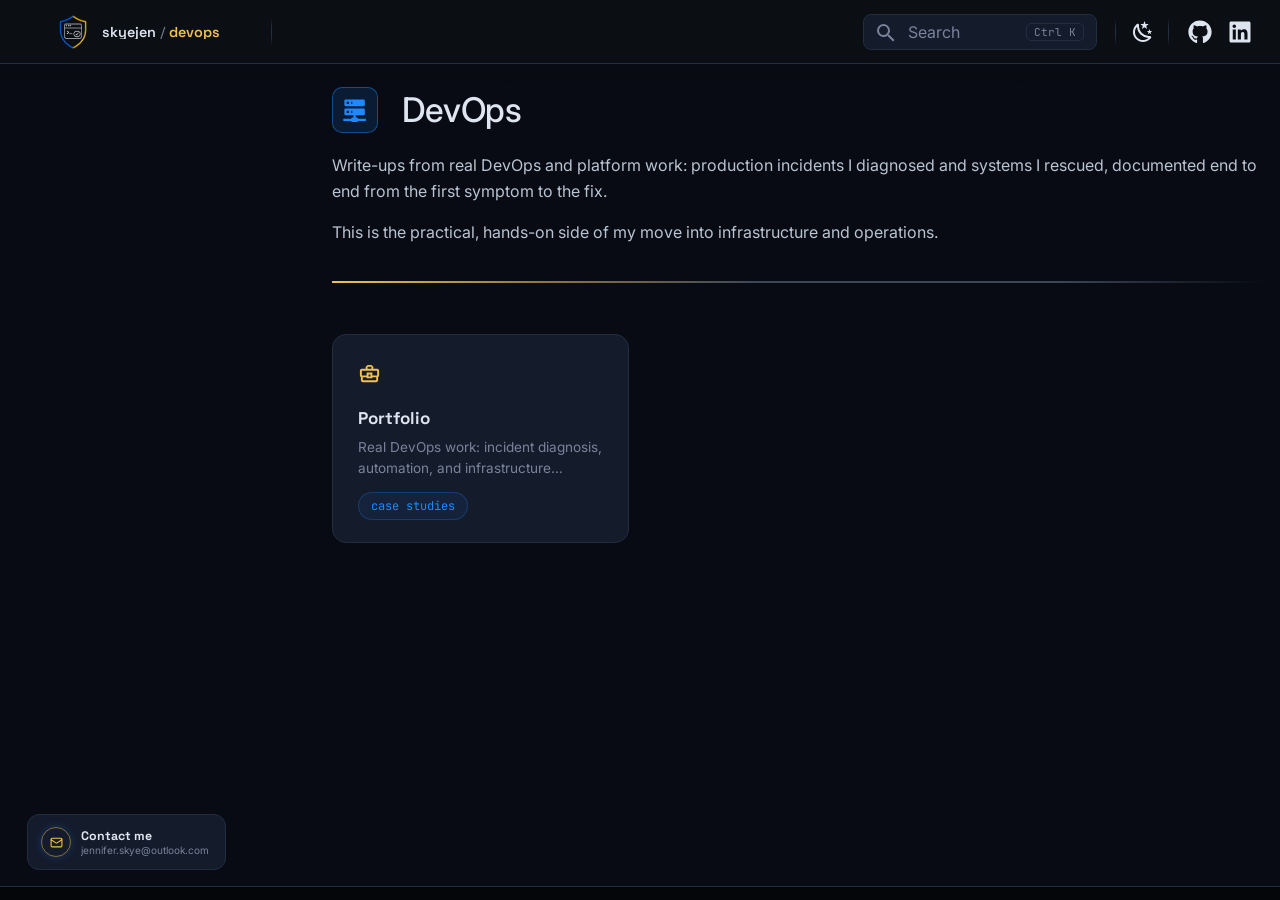
<file: index.html>
<!doctype html>
<html lang="en" class="no-js">
  <head>
    
      <meta charset="utf-8">
      <meta name="viewport" content="width=device-width,initial-scale=1">
      
        <meta name="description" content="DevOps portfolio and write-ups by Jen">
      
      
        <meta name="author" content="skyejen">
      
      
        <link rel="canonical" href="https://skyejen.github.io/devops/">
      
      
      
        <link rel="next" href="portfolio/">
      
      
        
      
      
      <link rel="icon" href="images/devops-v1.png">
      <meta name="generator" content="mkdocs-1.6.1, mkdocs-material-9.7.7">
    
    
      
        <title>skyejen / devops</title>
      
    
    
      <link rel="stylesheet" href="assets/stylesheets/main.ec1eaa64.min.css">
      
        
        <link rel="stylesheet" href="assets/stylesheets/palette.ab4e12ef.min.css">
      
      


    
    
      
    
    
      
        
        
        <link rel="preconnect" href="https://fonts.gstatic.com" crossorigin>
        <link rel="stylesheet" href="https://fonts.googleapis.com/css?family=Inter:300,300i,400,400i,700,700i%7CJetBrains+Mono:400,400i,700,700i&display=fallback">
        <style>:root{--md-text-font:"Inter";--md-code-font:"JetBrains Mono"}</style>
      
    
    
      <link rel="stylesheet" href="sj-theme/extra.css">
    
    <script>__md_scope=new URL(".",location),__md_hash=e=>[...e].reduce(((e,_)=>(e<<5)-e+_.charCodeAt(0)),0),__md_get=(e,_=localStorage,t=__md_scope)=>JSON.parse(_.getItem(t.pathname+"."+e)),__md_set=(e,_,t=localStorage,a=__md_scope)=>{try{t.setItem(a.pathname+"."+e,JSON.stringify(_))}catch(e){}}</script>
    
      

    
    
  
  <link rel="preconnect" href="https://fonts.googleapis.com">
  <link rel="preconnect" href="https://fonts.gstatic.com" crossorigin>
  <link rel="stylesheet" href="https://fonts.googleapis.com/css2?family=Space+Grotesk:wght@400;500;600;700&display=swap">
  <script>
    /* apply saved night mode before first paint */
    if (localStorage.getItem("sj-night") === "1") {
      document.documentElement.classList.add("sj-night");
    }
  </script><meta property="og:type" content="website">
  <meta property="og:site_name" content="skyejen / devops">
  <meta property="og:title" content="skyejen / devops">
  <meta property="og:description" content="DevOps portfolio and write-ups by Jen">
  <meta property="og:image" content="https://skyejen.github.io/devops/images/devops-v1.png">
  <meta property="og:url" content="https://skyejen.github.io/devops/">
  <meta name="twitter:card" content="summary">
  <meta name="twitter:title" content="skyejen / devops">
  <meta name="twitter:description" content="DevOps portfolio and write-ups by Jen">
  <meta name="twitter:image" content="https://skyejen.github.io/devops/images/devops-v1.png">

  <script>document.documentElement.classList.add("sj-home");</script>

  </head>
  
  
    
    
      
    
    
    
    
    <body dir="ltr" data-md-color-scheme="slate" data-md-color-primary="custom" data-md-color-accent="custom">
  
    
    <input class="md-toggle" data-md-toggle="drawer" type="checkbox" id="__drawer" autocomplete="off">
    <input class="md-toggle" data-md-toggle="search" type="checkbox" id="__search" autocomplete="off">
    <label class="md-overlay" for="__drawer"></label>
    <div data-md-component="skip">
      
        
        <a href="#devops" class="md-skip">
          Skip to content
        </a>
      
    </div>
    <div data-md-component="announce">
      
    </div>
    
    
      

  

<header class="md-header md-header--shadow" data-md-component="header">
  <nav class="md-header__inner md-grid" aria-label="Header">
    <label class="md-header__button md-icon" for="__drawer">
      
      <svg xmlns="http://www.w3.org/2000/svg" viewBox="0 0 24 24"><path d="M3 6h18v2H3zm0 5h18v2H3zm0 5h18v2H3z"/></svg>
    </label>
    <div class="sj-brand">
      <a href="." title="skyejen / devops" class="md-header__button md-logo" aria-label="skyejen / devops" data-md-component="logo">
        
  <img src="images/devops-v1.png" alt="logo">

      </a>
      <div class="md-header__title sj-header-title">
        <div class="md-header__ellipsis">
          <div class="md-header__topic">
            <span class="md-ellipsis">
              <a class="sj-user" href="https://skyejen.github.io" title="skyejen">skyejen</a>
              <span class="sj-slash">/</span>
              <a class="sj-repo" href="." title="Home">devops</a>
            </span>
          </div>
        </div>
      </div>
    </div>
    
      
      
        <label class="md-header__button md-icon" for="__search">
          
          <svg xmlns="http://www.w3.org/2000/svg" viewBox="0 0 24 24"><path d="M9.5 3A6.5 6.5 0 0 1 16 9.5c0 1.61-.59 3.09-1.56 4.23l.27.27h.79l5 5-1.5 1.5-5-5v-.79l-.27-.27A6.52 6.52 0 0 1 9.5 16 6.5 6.5 0 0 1 3 9.5 6.5 6.5 0 0 1 9.5 3m0 2C7 5 5 7 5 9.5S7 14 9.5 14 14 12 14 9.5 12 5 9.5 5"/></svg>
        </label>
        <div class="md-search" data-md-component="search" role="dialog">
  <label class="md-search__overlay" for="__search"></label>
  <div class="md-search__inner" role="search">
    <form class="md-search__form" name="search">
      <input type="text" class="md-search__input" name="query" aria-label="Search" placeholder="Search" autocapitalize="off" autocorrect="off" autocomplete="off" spellcheck="false" data-md-component="search-query" required>
      <label class="md-search__icon md-icon" for="__search">
        
        <svg xmlns="http://www.w3.org/2000/svg" viewBox="0 0 24 24"><path d="M9.5 3A6.5 6.5 0 0 1 16 9.5c0 1.61-.59 3.09-1.56 4.23l.27.27h.79l5 5-1.5 1.5-5-5v-.79l-.27-.27A6.52 6.52 0 0 1 9.5 16 6.5 6.5 0 0 1 3 9.5 6.5 6.5 0 0 1 9.5 3m0 2C7 5 5 7 5 9.5S7 14 9.5 14 14 12 14 9.5 12 5 9.5 5"/></svg>
        
        <svg xmlns="http://www.w3.org/2000/svg" viewBox="0 0 24 24"><path d="M20 11v2H8l5.5 5.5-1.42 1.42L4.16 12l7.92-7.92L13.5 5.5 8 11z"/></svg>
      </label>
      <nav class="md-search__options" aria-label="Search">
        
        <button type="reset" class="md-search__icon md-icon" title="Clear" aria-label="Clear" tabindex="-1">
          
          <svg xmlns="http://www.w3.org/2000/svg" viewBox="0 0 24 24"><path d="M19 6.41 17.59 5 12 10.59 6.41 5 5 6.41 10.59 12 5 17.59 6.41 19 12 13.41 17.59 19 19 17.59 13.41 12z"/></svg>
        </button>
      </nav>
      
        <div class="md-search__suggest" data-md-component="search-suggest"></div>
      
    </form>
    <div class="md-search__output">
      <div class="md-search__scrollwrap" tabindex="0" data-md-scrollfix>
        <div class="md-search-result" data-md-component="search-result">
          <div class="md-search-result__meta">
            Initializing search
          </div>
          <ol class="md-search-result__list" role="presentation"></ol>
        </div>
      </div>
    </div>
  </div>
</div>
      
    
    <button class="md-header__button md-icon sj-night-toggle" title="Toggle night mode" aria-label="Toggle night mode" type="button">
      <svg xmlns="http://www.w3.org/2000/svg" viewBox="0 0 24 24"><path d="m17.75 4.09-2.53 1.94.91 3.06-2.63-1.81-2.63 1.81.91-3.06-2.53-1.94L12.44 4l1.06-3 1.06 3zm3.5 6.91-1.64 1.25.59 1.98-1.7-1.17-1.7 1.17.59-1.98L15.75 11l2.06-.05L18.5 9l.69 1.95zm-2.28 4.95c.83-.08 1.72 1.1 1.19 1.85-.32.45-.66.87-1.08 1.27C15.17 23 8.84 23 4.94 19.07c-3.91-3.9-3.91-10.24 0-14.14.4-.4.82-.76 1.27-1.08.75-.53 1.93.36 1.85 1.19-.27 2.86.69 5.83 2.89 8.02a9.96 9.96 0 0 0 8.02 2.89m-1.64 2.02a12.08 12.08 0 0 1-7.8-3.47c-2.17-2.19-3.33-5-3.49-7.82-2.81 3.14-2.7 7.96.31 10.98 3.02 3.01 7.84 3.12 10.98.31"/></svg>
    </button>
    
      <div class="md-header__source">
        <a href="https://github.com/skyejen/devops" title="Go to repository" class="md-source" data-md-component="source">
  <div class="md-source__icon md-icon">
    
    <svg xmlns="http://www.w3.org/2000/svg" viewBox="0 0 512 512"><!--! Font Awesome Free 7.1.0 by @fontawesome - https://fontawesome.com License - https://fontawesome.com/license/free (Icons: CC BY 4.0, Fonts: SIL OFL 1.1, Code: MIT License) Copyright 2025 Fonticons, Inc.--><path d="M173.9 397.4c0 2-2.3 3.6-5.2 3.6-3.3.3-5.6-1.3-5.6-3.6 0-2 2.3-3.6 5.2-3.6 3-.3 5.6 1.3 5.6 3.6m-31.1-4.5c-.7 2 1.3 4.3 4.3 4.9 2.6 1 5.6 0 6.2-2s-1.3-4.3-4.3-5.2c-2.6-.7-5.5.3-6.2 2.3m44.2-1.7c-2.9.7-4.9 2.6-4.6 4.9.3 2 2.9 3.3 5.9 2.6 2.9-.7 4.9-2.6 4.6-4.6-.3-1.9-3-3.2-5.9-2.9M252.8 8C114.1 8 8 113.3 8 252c0 110.9 69.8 205.8 169.5 239.2 12.8 2.3 17.3-5.6 17.3-12.1 0-6.2-.3-40.4-.3-61.4 0 0-70 15-84.7-29.8 0 0-11.4-29.1-27.8-36.6 0 0-22.9-15.7 1.6-15.4 0 0 24.9 2 38.6 25.8 21.9 38.6 58.6 27.5 72.9 20.9 2.3-16 8.8-27.1 16-33.7-55.9-6.2-112.3-14.3-112.3-110.5 0-27.5 7.6-41.3 23.6-58.9-2.6-6.5-11.1-33.3 2.6-67.9 20.9-6.5 69 27 69 27 20-5.6 41.5-8.5 62.8-8.5s42.8 2.9 62.8 8.5c0 0 48.1-33.6 69-27 13.7 34.7 5.2 61.4 2.6 67.9 16 17.7 25.8 31.5 25.8 58.9 0 96.5-58.9 104.2-114.8 110.5 9.2 7.9 17 22.9 17 46.4 0 33.7-.3 75.4-.3 83.6 0 6.5 4.6 14.4 17.3 12.1C436.2 457.8 504 362.9 504 252 504 113.3 391.5 8 252.8 8M105.2 352.9c-1.3 1-1 3.3.7 5.2 1.6 1.6 3.9 2.3 5.2 1 1.3-1 1-3.3-.7-5.2-1.6-1.6-3.9-2.3-5.2-1m-10.8-8.1c-.7 1.3.3 2.9 2.3 3.9 1.6 1 3.6.7 4.3-.7.7-1.3-.3-2.9-2.3-3.9-2-.6-3.6-.3-4.3.7m32.4 35.6c-1.6 1.3-1 4.3 1.3 6.2 2.3 2.3 5.2 2.6 6.5 1 1.3-1.3.7-4.3-1.3-6.2-2.2-2.3-5.2-2.6-6.5-1m-11.4-14.7c-1.6 1-1.6 3.6 0 5.9s4.3 3.3 5.6 2.3c1.6-1.3 1.6-3.9 0-6.2-1.4-2.3-4-3.3-5.6-2"/></svg>
  </div>
  <div class="md-source__repository">
    skyejen/devops
  </div>
</a>
      </div>
    
    <a class="md-header__button md-icon sj-linkedin" href="https://www.linkedin.com/in/skyejen/" title="LinkedIn" rel="noopener" target="_blank">
      <svg xmlns="http://www.w3.org/2000/svg" viewBox="0 0 448 512"><!--! Font Awesome Free 7.1.0 by @fontawesome - https://fontawesome.com License - https://fontawesome.com/license/free (Icons: CC BY 4.0, Fonts: SIL OFL 1.1, Code: MIT License) Copyright 2025 Fonticons, Inc.--><path d="M416 32H31.9C14.3 32 0 46.5 0 64.3v383.4C0 465.5 14.3 480 31.9 480H416c17.6 0 32-14.5 32-32.3V64.3c0-17.8-14.4-32.3-32-32.3M135.4 416H69V202.2h66.5V416zM102.2 96a38.5 38.5 0 1 1 0 77 38.5 38.5 0 1 1 0-77m282.1 320h-66.4V312c0-24.8-.5-56.7-34.5-56.7-34.6 0-39.9 27-39.9 54.9V416h-66.4V202.2h63.7v29.2h.9c8.9-16.8 30.6-34.5 62.9-34.5 67.2 0 79.7 44.3 79.7 101.9z"/></svg>
    </a>
  </nav>
</header>
    
    <div class="md-container" data-md-component="container">
      
      
        
          
        
      
      <main class="md-main" data-md-component="main">
        <div class="md-main__inner md-grid">
          
  <div class="md-sidebar md-sidebar--primary" data-md-component="sidebar" data-md-type="navigation">
    <div class="md-sidebar__scrollwrap">
      <div class="md-sidebar__inner">
        <nav class="md-nav md-nav--primary sj-hub-nav" aria-label="Navigation" data-md-level="0">
          <label class="md-nav__title" for="__drawer">
            <a href="." title="skyejen / devops" class="md-nav__button md-logo" aria-label="skyejen / devops" data-md-component="logo">
              
  <img src="images/devops-v1.png" alt="logo">

            </a>
            <span class="sj-slash">/</span><a class="sj-repo" href="." title="Home">devops</a>
          </label>
          <ul class="md-nav__list" data-md-scrollfix>
            
              
            
              
                
                
                  
                
                
                  <li class="md-nav__item">
                    <a href="portfolio/" class="md-nav__link">Portfolio</a>
                  </li>
                
              
            
          </ul>
        </nav>
      </div>
    </div>
    <a class="sj-side-card" href="mailto:jennifer.skye@outlook.com" title="Email me">
      <span class="sj-side-card-logo">
        <svg viewBox="0 0 24 24" width="20" height="20" fill="none" stroke="currentColor" stroke-width="2" stroke-linecap="round" stroke-linejoin="round">
          <rect x="2" y="4" width="20" height="16" rx="2"></rect>
          <path d="m22 7-8.97 5.7a1.94 1.94 0 0 1-2.06 0L2 7"></path>
        </svg>
      </span>
      <span><strong>Contact me</strong><em>jennifer.skye@outlook.com</em></span>
    </a>
  </div>

          
            <div class="md-content" data-md-component="content">
              
              <article class="md-content__inner md-typeset">
                
  
  
                  


  
  


<h1 id="devops"><span class="twemoji"><svg xmlns="http://www.w3.org/2000/svg" viewBox="0 0 24 24"><path d="M13 19h1a1 1 0 0 1 1 1h7v2h-7a1 1 0 0 1-1 1h-4a1 1 0 0 1-1-1H2v-2h7a1 1 0 0 1 1-1h1v-2H4a1 1 0 0 1-1-1v-4a1 1 0 0 1 1-1h16a1 1 0 0 1 1 1v4a1 1 0 0 1-1 1h-7zM4 3h16a1 1 0 0 1 1 1v4a1 1 0 0 1-1 1H4a1 1 0 0 1-1-1V4a1 1 0 0 1 1-1m5 4h1V5H9zm0 8h1v-2H9zM5 5v2h2V5zm0 8v2h2v-2z"/></svg></span> DevOps<a class="headerlink" href="#devops" title="Permanent link">&para;</a></h1>
<p>Write-ups from real DevOps and platform work: production incidents I diagnosed and systems I rescued, documented end to end from the first symptom to the fix.</p>
<p>This is the practical, hands-on side of my move into infrastructure and operations.</p>
<hr />
<div class="sj-cards">
<p><a class="sj-card" href="portfolio/" markdown="span">
<span class="sj-card-icon"><span class="twemoji"><svg xmlns="http://www.w3.org/2000/svg" viewBox="0 0 24 24"><path d="M20 7h-4V5l-2-2h-4L8 5v2H4c-1.1 0-2 .9-2 2v5c0 .75.4 1.38 1 1.73V19c0 1.11.89 2 2 2h14c1.11 0 2-.89 2-2v-3.28c.59-.35 1-.99 1-1.72V9c0-1.1-.9-2-2-2M10 5h4v2h-4zM4 9h16v5h-5v-3H9v3H4zm9 6h-2v-2h2zm6 4H5v-3h4v1h6v-1h4z"/></svg></span></span>
<span class="sj-card-title">Portfolio</span>
<span class="sj-card-desc" title="Real DevOps work: incident diagnosis, automation, and infrastructure rescues.">Real DevOps work: incident diagnosis, automation, and infrastructure rescues.</span>
<span class="sj-card-meta">case studies</span>
</a></p>
</div>







  
  






                

              </article>
            </div>
          
          
<script>var target=document.getElementById(location.hash.slice(1));target&&target.name&&(target.checked=target.name.startsWith("__tabbed_"))</script>
        </div>
        
          <button type="button" class="md-top md-icon" data-md-component="top" hidden>
  
  <svg xmlns="http://www.w3.org/2000/svg" viewBox="0 0 24 24"><path d="M13 20h-2V8l-5.5 5.5-1.42-1.42L12 4.16l7.92 7.92-1.42 1.42L13 8z"/></svg>
  Back to top
</button>
        
      </main>
      
        <footer class="md-footer">
  
  <div class="md-footer-meta md-typeset">
    <div class="md-footer-meta__inner md-grid">
      <div class="md-copyright">
  
    <div class="md-copyright__highlight">
      <span class="md-copyright__highlight">© 2026 Jennifer Skye</span><span class="sj-copy-sep">&nbsp;·&nbsp;</span><span class="sj-copy-tag">stay curious. keep building.</span>
    </div>
  
  
</div>
      
    </div>
  </div>
</footer>
      
    </div>
    <div class="md-dialog" data-md-component="dialog">
      <div class="md-dialog__inner md-typeset"></div>
    </div>
    
    
    
      
      
      <script id="__config" type="application/json">{"annotate": null, "base": ".", "features": ["navigation.sections", "navigation.indexes", "navigation.top", "search.highlight", "search.suggest", "content.code.copy", "toc.follow"], "search": "assets/javascripts/workers/search.2c215733.min.js", "tags": null, "translations": {"clipboard.copied": "Copied to clipboard", "clipboard.copy": "Copy to clipboard", "search.result.more.one": "1 more on this page", "search.result.more.other": "# more on this page", "search.result.none": "No matching documents", "search.result.one": "1 matching document", "search.result.other": "# matching documents", "search.result.placeholder": "Type to start searching", "search.result.term.missing": "Missing", "select.version": "Select version"}, "version": null}</script>
    
    
      <script src="assets/javascripts/bundle.d7400e89.min.js"></script>
      
        <script src="sj-theme/extra.js"></script>
      
    
  </body>
</html>
</file>
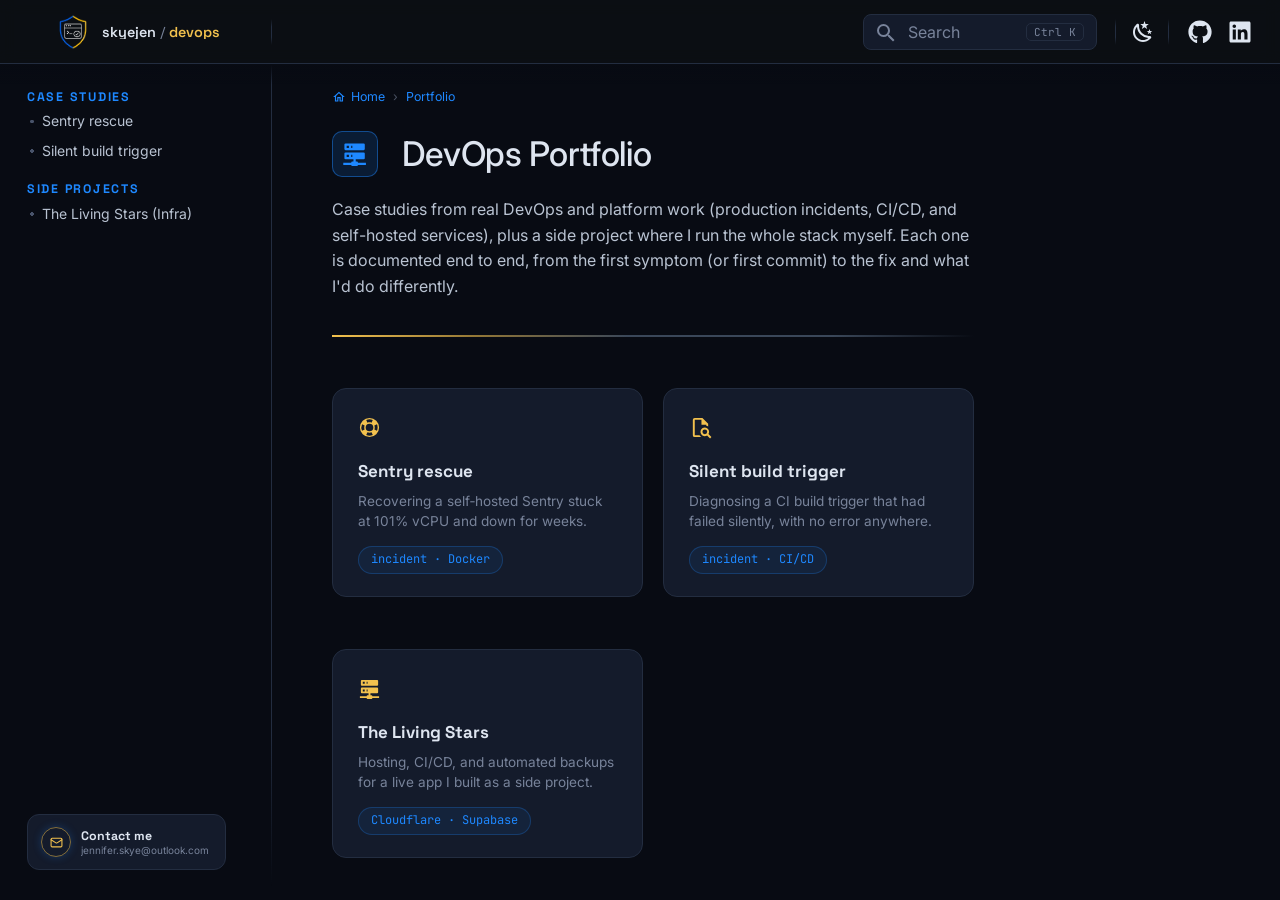
<file: portfolio/index.html>
<!doctype html>
<html lang="en" class="no-js">
  <head>
    
      <meta charset="utf-8">
      <meta name="viewport" content="width=device-width,initial-scale=1">
      
        <meta name="description" content="DevOps portfolio and write-ups by Jen">
      
      
        <meta name="author" content="skyejen">
      
      
        <link rel="canonical" href="https://skyejen.github.io/devops/portfolio/">
      
      
        <link rel="prev" href="..">
      
      
        <link rel="next" href="sentry-rescue/">
      
      
        
      
      
      <link rel="icon" href="../images/devops-v1.png">
      <meta name="generator" content="mkdocs-1.6.1, mkdocs-material-9.7.7">
    
    
      
        <title>DevOps Portfolio - skyejen / devops</title>
      
    
    
      <link rel="stylesheet" href="../assets/stylesheets/main.ec1eaa64.min.css">
      
        
        <link rel="stylesheet" href="../assets/stylesheets/palette.ab4e12ef.min.css">
      
      


    
    
      
    
    
      
        
        
        <link rel="preconnect" href="https://fonts.gstatic.com" crossorigin>
        <link rel="stylesheet" href="https://fonts.googleapis.com/css?family=Inter:300,300i,400,400i,700,700i%7CJetBrains+Mono:400,400i,700,700i&display=fallback">
        <style>:root{--md-text-font:"Inter";--md-code-font:"JetBrains Mono"}</style>
      
    
    
      <link rel="stylesheet" href="../sj-theme/extra.css">
    
    <script>__md_scope=new URL("..",location),__md_hash=e=>[...e].reduce(((e,_)=>(e<<5)-e+_.charCodeAt(0)),0),__md_get=(e,_=localStorage,t=__md_scope)=>JSON.parse(_.getItem(t.pathname+"."+e)),__md_set=(e,_,t=localStorage,a=__md_scope)=>{try{t.setItem(a.pathname+"."+e,JSON.stringify(_))}catch(e){}}</script>
    
      

    
    
  <link rel="preconnect" href="https://fonts.googleapis.com">
  <link rel="preconnect" href="https://fonts.gstatic.com" crossorigin>
  <link rel="stylesheet" href="https://fonts.googleapis.com/css2?family=Space+Grotesk:wght@400;500;600;700&display=swap">
  <script>
    /* apply saved night mode before first paint */
    if (localStorage.getItem("sj-night") === "1") {
      document.documentElement.classList.add("sj-night");
    }
  </script><meta property="og:type" content="website">
  <meta property="og:site_name" content="skyejen / devops">
  <meta property="og:title" content="DevOps Portfolio — skyejen / devops">
  <meta property="og:description" content="DevOps portfolio and write-ups by Jen">
  <meta property="og:image" content="https://skyejen.github.io/devops/images/devops-v1.png">
  <meta property="og:url" content="https://skyejen.github.io/devops/portfolio/">
  <meta name="twitter:card" content="summary">
  <meta name="twitter:title" content="DevOps Portfolio — skyejen / devops">
  <meta name="twitter:description" content="DevOps portfolio and write-ups by Jen">
  <meta name="twitter:image" content="https://skyejen.github.io/devops/images/devops-v1.png">

  </head>
  
  
    
    
      
    
    
    
    
    <body dir="ltr" data-md-color-scheme="slate" data-md-color-primary="custom" data-md-color-accent="custom">
  
    
    <input class="md-toggle" data-md-toggle="drawer" type="checkbox" id="__drawer" autocomplete="off">
    <input class="md-toggle" data-md-toggle="search" type="checkbox" id="__search" autocomplete="off">
    <label class="md-overlay" for="__drawer"></label>
    <div data-md-component="skip">
      
        
        <a href="#devops-portfolio" class="md-skip">
          Skip to content
        </a>
      
    </div>
    <div data-md-component="announce">
      
    </div>
    
    
      

  

<header class="md-header md-header--shadow" data-md-component="header">
  <nav class="md-header__inner md-grid" aria-label="Header">
    <label class="md-header__button md-icon" for="__drawer">
      
      <svg xmlns="http://www.w3.org/2000/svg" viewBox="0 0 24 24"><path d="M3 6h18v2H3zm0 5h18v2H3zm0 5h18v2H3z"/></svg>
    </label>
    <div class="sj-brand">
      <a href=".." title="skyejen / devops" class="md-header__button md-logo" aria-label="skyejen / devops" data-md-component="logo">
        
  <img src="../images/devops-v1.png" alt="logo">

      </a>
      <div class="md-header__title sj-header-title">
        <div class="md-header__ellipsis">
          <div class="md-header__topic">
            <span class="md-ellipsis">
              <a class="sj-user" href="https://skyejen.github.io" title="skyejen">skyejen</a>
              <span class="sj-slash">/</span>
              <a class="sj-repo" href=".." title="Home">devops</a>
            </span>
          </div>
        </div>
      </div>
    </div>
    
      
      
        <label class="md-header__button md-icon" for="__search">
          
          <svg xmlns="http://www.w3.org/2000/svg" viewBox="0 0 24 24"><path d="M9.5 3A6.5 6.5 0 0 1 16 9.5c0 1.61-.59 3.09-1.56 4.23l.27.27h.79l5 5-1.5 1.5-5-5v-.79l-.27-.27A6.52 6.52 0 0 1 9.5 16 6.5 6.5 0 0 1 3 9.5 6.5 6.5 0 0 1 9.5 3m0 2C7 5 5 7 5 9.5S7 14 9.5 14 14 12 14 9.5 12 5 9.5 5"/></svg>
        </label>
        <div class="md-search" data-md-component="search" role="dialog">
  <label class="md-search__overlay" for="__search"></label>
  <div class="md-search__inner" role="search">
    <form class="md-search__form" name="search">
      <input type="text" class="md-search__input" name="query" aria-label="Search" placeholder="Search" autocapitalize="off" autocorrect="off" autocomplete="off" spellcheck="false" data-md-component="search-query" required>
      <label class="md-search__icon md-icon" for="__search">
        
        <svg xmlns="http://www.w3.org/2000/svg" viewBox="0 0 24 24"><path d="M9.5 3A6.5 6.5 0 0 1 16 9.5c0 1.61-.59 3.09-1.56 4.23l.27.27h.79l5 5-1.5 1.5-5-5v-.79l-.27-.27A6.52 6.52 0 0 1 9.5 16 6.5 6.5 0 0 1 3 9.5 6.5 6.5 0 0 1 9.5 3m0 2C7 5 5 7 5 9.5S7 14 9.5 14 14 12 14 9.5 12 5 9.5 5"/></svg>
        
        <svg xmlns="http://www.w3.org/2000/svg" viewBox="0 0 24 24"><path d="M20 11v2H8l5.5 5.5-1.42 1.42L4.16 12l7.92-7.92L13.5 5.5 8 11z"/></svg>
      </label>
      <nav class="md-search__options" aria-label="Search">
        
        <button type="reset" class="md-search__icon md-icon" title="Clear" aria-label="Clear" tabindex="-1">
          
          <svg xmlns="http://www.w3.org/2000/svg" viewBox="0 0 24 24"><path d="M19 6.41 17.59 5 12 10.59 6.41 5 5 6.41 10.59 12 5 17.59 6.41 19 12 13.41 17.59 19 19 17.59 13.41 12z"/></svg>
        </button>
      </nav>
      
        <div class="md-search__suggest" data-md-component="search-suggest"></div>
      
    </form>
    <div class="md-search__output">
      <div class="md-search__scrollwrap" tabindex="0" data-md-scrollfix>
        <div class="md-search-result" data-md-component="search-result">
          <div class="md-search-result__meta">
            Initializing search
          </div>
          <ol class="md-search-result__list" role="presentation"></ol>
        </div>
      </div>
    </div>
  </div>
</div>
      
    
    <button class="md-header__button md-icon sj-night-toggle" title="Toggle night mode" aria-label="Toggle night mode" type="button">
      <svg xmlns="http://www.w3.org/2000/svg" viewBox="0 0 24 24"><path d="m17.75 4.09-2.53 1.94.91 3.06-2.63-1.81-2.63 1.81.91-3.06-2.53-1.94L12.44 4l1.06-3 1.06 3zm3.5 6.91-1.64 1.25.59 1.98-1.7-1.17-1.7 1.17.59-1.98L15.75 11l2.06-.05L18.5 9l.69 1.95zm-2.28 4.95c.83-.08 1.72 1.1 1.19 1.85-.32.45-.66.87-1.08 1.27C15.17 23 8.84 23 4.94 19.07c-3.91-3.9-3.91-10.24 0-14.14.4-.4.82-.76 1.27-1.08.75-.53 1.93.36 1.85 1.19-.27 2.86.69 5.83 2.89 8.02a9.96 9.96 0 0 0 8.02 2.89m-1.64 2.02a12.08 12.08 0 0 1-7.8-3.47c-2.17-2.19-3.33-5-3.49-7.82-2.81 3.14-2.7 7.96.31 10.98 3.02 3.01 7.84 3.12 10.98.31"/></svg>
    </button>
    
      <div class="md-header__source">
        <a href="https://github.com/skyejen/devops" title="Go to repository" class="md-source" data-md-component="source">
  <div class="md-source__icon md-icon">
    
    <svg xmlns="http://www.w3.org/2000/svg" viewBox="0 0 512 512"><!--! Font Awesome Free 7.1.0 by @fontawesome - https://fontawesome.com License - https://fontawesome.com/license/free (Icons: CC BY 4.0, Fonts: SIL OFL 1.1, Code: MIT License) Copyright 2025 Fonticons, Inc.--><path d="M173.9 397.4c0 2-2.3 3.6-5.2 3.6-3.3.3-5.6-1.3-5.6-3.6 0-2 2.3-3.6 5.2-3.6 3-.3 5.6 1.3 5.6 3.6m-31.1-4.5c-.7 2 1.3 4.3 4.3 4.9 2.6 1 5.6 0 6.2-2s-1.3-4.3-4.3-5.2c-2.6-.7-5.5.3-6.2 2.3m44.2-1.7c-2.9.7-4.9 2.6-4.6 4.9.3 2 2.9 3.3 5.9 2.6 2.9-.7 4.9-2.6 4.6-4.6-.3-1.9-3-3.2-5.9-2.9M252.8 8C114.1 8 8 113.3 8 252c0 110.9 69.8 205.8 169.5 239.2 12.8 2.3 17.3-5.6 17.3-12.1 0-6.2-.3-40.4-.3-61.4 0 0-70 15-84.7-29.8 0 0-11.4-29.1-27.8-36.6 0 0-22.9-15.7 1.6-15.4 0 0 24.9 2 38.6 25.8 21.9 38.6 58.6 27.5 72.9 20.9 2.3-16 8.8-27.1 16-33.7-55.9-6.2-112.3-14.3-112.3-110.5 0-27.5 7.6-41.3 23.6-58.9-2.6-6.5-11.1-33.3 2.6-67.9 20.9-6.5 69 27 69 27 20-5.6 41.5-8.5 62.8-8.5s42.8 2.9 62.8 8.5c0 0 48.1-33.6 69-27 13.7 34.7 5.2 61.4 2.6 67.9 16 17.7 25.8 31.5 25.8 58.9 0 96.5-58.9 104.2-114.8 110.5 9.2 7.9 17 22.9 17 46.4 0 33.7-.3 75.4-.3 83.6 0 6.5 4.6 14.4 17.3 12.1C436.2 457.8 504 362.9 504 252 504 113.3 391.5 8 252.8 8M105.2 352.9c-1.3 1-1 3.3.7 5.2 1.6 1.6 3.9 2.3 5.2 1 1.3-1 1-3.3-.7-5.2-1.6-1.6-3.9-2.3-5.2-1m-10.8-8.1c-.7 1.3.3 2.9 2.3 3.9 1.6 1 3.6.7 4.3-.7.7-1.3-.3-2.9-2.3-3.9-2-.6-3.6-.3-4.3.7m32.4 35.6c-1.6 1.3-1 4.3 1.3 6.2 2.3 2.3 5.2 2.6 6.5 1 1.3-1.3.7-4.3-1.3-6.2-2.2-2.3-5.2-2.6-6.5-1m-11.4-14.7c-1.6 1-1.6 3.6 0 5.9s4.3 3.3 5.6 2.3c1.6-1.3 1.6-3.9 0-6.2-1.4-2.3-4-3.3-5.6-2"/></svg>
  </div>
  <div class="md-source__repository">
    skyejen/devops
  </div>
</a>
      </div>
    
    <a class="md-header__button md-icon sj-linkedin" href="https://www.linkedin.com/in/skyejen/" title="LinkedIn" rel="noopener" target="_blank">
      <svg xmlns="http://www.w3.org/2000/svg" viewBox="0 0 448 512"><!--! Font Awesome Free 7.1.0 by @fontawesome - https://fontawesome.com License - https://fontawesome.com/license/free (Icons: CC BY 4.0, Fonts: SIL OFL 1.1, Code: MIT License) Copyright 2025 Fonticons, Inc.--><path d="M416 32H31.9C14.3 32 0 46.5 0 64.3v383.4C0 465.5 14.3 480 31.9 480H416c17.6 0 32-14.5 32-32.3V64.3c0-17.8-14.4-32.3-32-32.3M135.4 416H69V202.2h66.5V416zM102.2 96a38.5 38.5 0 1 1 0 77 38.5 38.5 0 1 1 0-77m282.1 320h-66.4V312c0-24.8-.5-56.7-34.5-56.7-34.6 0-39.9 27-39.9 54.9V416h-66.4V202.2h63.7v29.2h.9c8.9-16.8 30.6-34.5 62.9-34.5 67.2 0 79.7 44.3 79.7 101.9z"/></svg>
    </a>
  </nav>
</header>
    
    <div class="md-container" data-md-component="container">
      
      
        
          
        
      
      <main class="md-main" data-md-component="main">
        <div class="md-main__inner md-grid">
          
  
    
    <div class="md-sidebar md-sidebar--primary" data-md-component="sidebar" data-md-type="navigation" >
      <div class="md-sidebar__scrollwrap">
        <div class="md-sidebar__inner">
          


<nav class="md-nav md-nav--primary" aria-label="Navigation" data-md-level="0">
  <label class="md-nav__title" for="__drawer">
    <a href=".." title="skyejen / devops" class="md-nav__button md-logo" aria-label="skyejen / devops" data-md-component="logo">
      
  <img src="../images/devops-v1.png" alt="logo">

    </a>
    <span class="sj-slash">/</span><a class="sj-repo" href=".." title="Home">devops</a>
  </label>
  
    <div class="md-nav__source">
      <a href="https://github.com/skyejen/devops" title="Go to repository" class="md-source" data-md-component="source">
  <div class="md-source__icon md-icon">
    
    <svg xmlns="http://www.w3.org/2000/svg" viewBox="0 0 512 512"><!--! Font Awesome Free 7.1.0 by @fontawesome - https://fontawesome.com License - https://fontawesome.com/license/free (Icons: CC BY 4.0, Fonts: SIL OFL 1.1, Code: MIT License) Copyright 2025 Fonticons, Inc.--><path d="M173.9 397.4c0 2-2.3 3.6-5.2 3.6-3.3.3-5.6-1.3-5.6-3.6 0-2 2.3-3.6 5.2-3.6 3-.3 5.6 1.3 5.6 3.6m-31.1-4.5c-.7 2 1.3 4.3 4.3 4.9 2.6 1 5.6 0 6.2-2s-1.3-4.3-4.3-5.2c-2.6-.7-5.5.3-6.2 2.3m44.2-1.7c-2.9.7-4.9 2.6-4.6 4.9.3 2 2.9 3.3 5.9 2.6 2.9-.7 4.9-2.6 4.6-4.6-.3-1.9-3-3.2-5.9-2.9M252.8 8C114.1 8 8 113.3 8 252c0 110.9 69.8 205.8 169.5 239.2 12.8 2.3 17.3-5.6 17.3-12.1 0-6.2-.3-40.4-.3-61.4 0 0-70 15-84.7-29.8 0 0-11.4-29.1-27.8-36.6 0 0-22.9-15.7 1.6-15.4 0 0 24.9 2 38.6 25.8 21.9 38.6 58.6 27.5 72.9 20.9 2.3-16 8.8-27.1 16-33.7-55.9-6.2-112.3-14.3-112.3-110.5 0-27.5 7.6-41.3 23.6-58.9-2.6-6.5-11.1-33.3 2.6-67.9 20.9-6.5 69 27 69 27 20-5.6 41.5-8.5 62.8-8.5s42.8 2.9 62.8 8.5c0 0 48.1-33.6 69-27 13.7 34.7 5.2 61.4 2.6 67.9 16 17.7 25.8 31.5 25.8 58.9 0 96.5-58.9 104.2-114.8 110.5 9.2 7.9 17 22.9 17 46.4 0 33.7-.3 75.4-.3 83.6 0 6.5 4.6 14.4 17.3 12.1C436.2 457.8 504 362.9 504 252 504 113.3 391.5 8 252.8 8M105.2 352.9c-1.3 1-1 3.3.7 5.2 1.6 1.6 3.9 2.3 5.2 1 1.3-1 1-3.3-.7-5.2-1.6-1.6-3.9-2.3-5.2-1m-10.8-8.1c-.7 1.3.3 2.9 2.3 3.9 1.6 1 3.6.7 4.3-.7.7-1.3-.3-2.9-2.3-3.9-2-.6-3.6-.3-4.3.7m32.4 35.6c-1.6 1.3-1 4.3 1.3 6.2 2.3 2.3 5.2 2.6 6.5 1 1.3-1.3.7-4.3-1.3-6.2-2.2-2.3-5.2-2.6-6.5-1m-11.4-14.7c-1.6 1-1.6 3.6 0 5.9s4.3 3.3 5.6 2.3c1.6-1.3 1.6-3.9 0-6.2-1.4-2.3-4-3.3-5.6-2"/></svg>
  </div>
  <div class="md-source__repository">
    skyejen/devops
  </div>
</a>
    </div>
  
  <ul class="md-nav__list" data-md-scrollfix>
    
      
    
      
        
          
        
          
            
  
  
  
  
    
    
      
        
      
        
      
    
    
    
      
        
        
      
    
    
    <li class="md-nav__item md-nav__item--section md-nav__item--nested">
      
        
        
        <input class="md-nav__toggle md-toggle " type="checkbox" id="__nav_2_2" >
        
          
          <label class="md-nav__link" for="__nav_2_2" id="__nav_2_2_label" tabindex="">
            
  
  
  <span class="md-ellipsis">
    
  
    Case studies
  

    
  </span>
  
  

            <span class="md-nav__icon md-icon"></span>
          </label>
        
        <nav class="md-nav" data-md-level="1" aria-labelledby="__nav_2_2_label" aria-expanded="false">
          <label class="md-nav__title" for="__nav_2_2">
            <span class="md-nav__icon md-icon"></span>
            
  
    Case studies
  

          </label>
          <ul class="md-nav__list" data-md-scrollfix>
            
              
                
  
  
  
  
    <li class="md-nav__item">
      <a href="sentry-rescue/" class="md-nav__link">
        
  
  
  <span class="md-ellipsis">
    
  
    Sentry rescue
  

    
  </span>
  
  

      </a>
    </li>
  

              
            
              
                
  
  
  
  
    <li class="md-nav__item">
      <a href="ugs-trigger/" class="md-nav__link">
        
  
  
  <span class="md-ellipsis">
    
  
    Silent build trigger
  

    
  </span>
  
  

      </a>
    </li>
  

              
            
          </ul>
        </nav>
      
    </li>
  

          
        
          
            
  
  
  
  
    
    
      
        
      
    
    
    
      
        
        
      
    
    
    <li class="md-nav__item md-nav__item--section md-nav__item--nested">
      
        
        
        <input class="md-nav__toggle md-toggle " type="checkbox" id="__nav_2_3" >
        
          
          <label class="md-nav__link" for="__nav_2_3" id="__nav_2_3_label" tabindex="">
            
  
  
  <span class="md-ellipsis">
    
  
    Side projects
  

    
  </span>
  
  

            <span class="md-nav__icon md-icon"></span>
          </label>
        
        <nav class="md-nav" data-md-level="1" aria-labelledby="__nav_2_3_label" aria-expanded="false">
          <label class="md-nav__title" for="__nav_2_3">
            <span class="md-nav__icon md-icon"></span>
            
  
    Side projects
  

          </label>
          <ul class="md-nav__list" data-md-scrollfix>
            
              
                
  
  
  
  
    <li class="md-nav__item">
      <a href="living-stars/" class="md-nav__link">
        
  
  
  <span class="md-ellipsis">
    
  
    The Living Stars (Infra)
  

    
  </span>
  
  

      </a>
    </li>
  

              
            
          </ul>
        </nav>
      
    </li>
  

          
        
      
    
  </ul>
</nav>
        </div>
      </div>
      <a class="sj-side-card" href="mailto:jennifer.skye@outlook.com" title="Email me">
        <span class="sj-side-card-logo">
          <svg viewBox="0 0 24 24" width="20" height="20" fill="none" stroke="currentColor" stroke-width="2" stroke-linecap="round" stroke-linejoin="round">
            <rect x="2" y="4" width="20" height="16" rx="2"></rect>
            <path d="m22 7-8.97 5.7a1.94 1.94 0 0 1-2.06 0L2 7"></path>
          </svg>
        </span>
        <span><strong>Contact me</strong><em>jennifer.skye@outlook.com</em></span>
      </a>
    </div>
    <script>
      (function () {
        /* expand learning paths before first paint (no flash) */
        document.querySelectorAll(".md-sidebar--primary .md-nav__item--section > nav > ul > li.md-nav__item--nested > input.md-nav__toggle")
          .forEach(function (t) { t.checked = true; });
        /* remember which sections the user opened (survives navigation) */
        var KEY = "sj-nav-open";
        var toggles = document.querySelectorAll(".md-sidebar--primary input.md-nav__toggle");
        try {
          JSON.parse(sessionStorage.getItem(KEY) || "[]").forEach(function (id) {
            var t = document.getElementById(id);
            if (t) t.checked = true;
          });
        } catch (e) {}
        var persist = function () {
          var open = [];
          toggles.forEach(function (t) { if (t.checked && t.id) open.push(t.id); });
          sessionStorage.setItem(KEY, JSON.stringify(open));
        };
        toggles.forEach(function (t) { t.addEventListener("change", persist); });
        persist();
      })();
    </script>
  
  
    
    <div class="md-sidebar md-sidebar--secondary" data-md-component="sidebar" data-md-type="toc" >
      <div class="md-sidebar__scrollwrap">
        <div class="md-sidebar__inner">
          

<nav class="md-nav md-nav--secondary" aria-label="Table of contents">
  
  
  
    
  
  
</nav>
        </div>
      </div>
    </div>
  

          
            <div class="md-content" data-md-component="content">
              
              <article class="md-content__inner md-typeset">
                
  
    
    <nav class="sj-crumbs" aria-label="breadcrumb">
      <a href="..">
        <span class="twemoji"><svg xmlns="http://www.w3.org/2000/svg" viewBox="0 0 24 24"><path d="m12 5.69 5 4.5V18h-2v-6H9v6H7v-7.81zM12 3 2 12h3v8h6v-6h2v6h6v-8h3"/></svg></span>
        Home
      </a>
      
        
        <span class="sj-crumbs-sep">›</span>
        
          
            
          
            
          
            
          
        
        
          <span class="sj-crumb sj-crumb--current">Portfolio</span>
        
      
      
    </nav>
  
  
                  


  
  


<h1 id="devops-portfolio"><span class="twemoji"><svg xmlns="http://www.w3.org/2000/svg" viewBox="0 0 24 24"><path d="M13 19h1a1 1 0 0 1 1 1h7v2h-7a1 1 0 0 1-1 1h-4a1 1 0 0 1-1-1H2v-2h7a1 1 0 0 1 1-1h1v-2H4a1 1 0 0 1-1-1v-4a1 1 0 0 1 1-1h16a1 1 0 0 1 1 1v4a1 1 0 0 1-1 1h-7zM4 3h16a1 1 0 0 1 1 1v4a1 1 0 0 1-1 1H4a1 1 0 0 1-1-1V4a1 1 0 0 1 1-1m5 4h1V5H9zm0 8h1v-2H9zM5 5v2h2V5zm0 8v2h2v-2z"/></svg></span> DevOps Portfolio<a class="headerlink" href="#devops-portfolio" title="Permanent link">&para;</a></h1>
<p>Case studies from real DevOps and platform work (production incidents, CI/CD, and self-hosted services), plus a side project where I run the whole stack myself. Each one is documented end to end, from the first symptom (or first commit) to the fix and what I'd do differently.</p>
<hr />
<div class="sj-cards">
<p><a class="sj-card" href="sentry-rescue/" markdown="span">
<span class="sj-card-icon"><span class="twemoji"><svg xmlns="http://www.w3.org/2000/svg" viewBox="0 0 24 24"><path d="M19.79 15.41c.95-2.17.95-4.66 0-6.82l-2.74 1.24c.6 1.38.6 2.95.01 4.34zm-4.37-11.2a8.54 8.54 0 0 0-6.83 0l1.24 2.73c1.39-.59 2.96-.59 4.35.01zM4.21 8.58a8.56 8.56 0 0 0 0 6.84l2.74-1.25c-.6-1.38-.6-2.96 0-4.35zm4.38 11.21a8.5 8.5 0 0 0 6.83-.01l-1.24-2.73a5.5 5.5 0 0 1-4.34.01zM12 2a10 10 0 0 1 10 10 10 10 0 0 1-10 10A10 10 0 0 1 2 12 10 10 0 0 1 12 2m0 6a4 4 0 0 0-4 4 4 4 0 0 0 4 4 4 4 0 0 0 4-4 4 4 0 0 0-4-4"/></svg></span></span>
<span class="sj-card-title">Sentry rescue</span>
<span class="sj-card-desc" title="Recovering a self-hosted Sentry stuck at 101% vCPU and down for weeks.">Recovering a self&#8209;hosted Sentry stuck at 101% vCPU and down for weeks.</span>
<span class="sj-card-meta">incident &middot; Docker</span>
</a></p>
<p><a class="sj-card" href="ugs-trigger/" markdown="span">
<span class="sj-card-icon"><span class="twemoji"><svg xmlns="http://www.w3.org/2000/svg" viewBox="0 0 24 24"><path d="M14 2H6a2 2 0 0 0-2 2v16a2 2 0 0 0 2 2h7c-.41-.25-.8-.56-1.14-.9-.33-.33-.61-.7-.86-1.1H6V4h7v5h5v1.18c.71.16 1.39.43 2 .82V8zm6.31 16.9c1.33-2.11.69-4.9-1.4-6.22-2.11-1.33-4.91-.68-6.22 1.4-1.34 2.11-.69 4.89 1.4 6.22 1.46.93 3.32.93 4.79.02L22 23.39 23.39 22zm-3.81.1a2.5 2.5 0 0 1-2.5-2.5 2.5 2.5 0 0 1 2.5-2.5 2.5 2.5 0 0 1 2.5 2.5 2.5 2.5 0 0 1-2.5 2.5"/></svg></span></span>
<span class="sj-card-title">Silent build trigger</span>
<span class="sj-card-desc" title="Diagnosing a CI build trigger that had failed silently, with no error anywhere.">Diagnosing a CI build trigger that had failed silently, with no error anywhere.</span>
<span class="sj-card-meta">incident &middot; CI/CD</span>
</a></p>
<p><a class="sj-card" href="living-stars/" markdown="span">
<span class="sj-card-icon"><span class="twemoji"><svg xmlns="http://www.w3.org/2000/svg" viewBox="0 0 24 24"><path d="M13 19h1a1 1 0 0 1 1 1h7v2h-7a1 1 0 0 1-1 1h-4a1 1 0 0 1-1-1H2v-2h7a1 1 0 0 1 1-1h1v-2H4a1 1 0 0 1-1-1v-4a1 1 0 0 1 1-1h16a1 1 0 0 1 1 1v4a1 1 0 0 1-1 1h-7zM4 3h16a1 1 0 0 1 1 1v4a1 1 0 0 1-1 1H4a1 1 0 0 1-1-1V4a1 1 0 0 1 1-1m5 4h1V5H9zm0 8h1v-2H9zM5 5v2h2V5zm0 8v2h2v-2z"/></svg></span></span>
<span class="sj-card-title">The Living Stars</span>
<span class="sj-card-desc" title="Hosting, CI/CD, and automated backups for a live app I built as a side project.">Hosting, CI/CD, and automated backups for a live app I built as a side project.</span>
<span class="sj-card-meta">Cloudflare &middot; Supabase</span>
</a></p>
</div>












                

              </article>
            </div>
          
          
<script>var target=document.getElementById(location.hash.slice(1));target&&target.name&&(target.checked=target.name.startsWith("__tabbed_"))</script>
        </div>
        
          <button type="button" class="md-top md-icon" data-md-component="top" hidden>
  
  <svg xmlns="http://www.w3.org/2000/svg" viewBox="0 0 24 24"><path d="M13 20h-2V8l-5.5 5.5-1.42-1.42L12 4.16l7.92 7.92-1.42 1.42L13 8z"/></svg>
  Back to top
</button>
        
      </main>
      
        <footer class="md-footer">
  
  <div class="md-footer-meta md-typeset">
    <div class="md-footer-meta__inner md-grid">
      <div class="md-copyright">
  
    <div class="md-copyright__highlight">
      <span class="md-copyright__highlight">© 2026 Jennifer Skye</span><span class="sj-copy-sep">&nbsp;·&nbsp;</span><span class="sj-copy-tag">stay curious. keep building.</span>
    </div>
  
  
</div>
      
    </div>
  </div>
</footer>
      
    </div>
    <div class="md-dialog" data-md-component="dialog">
      <div class="md-dialog__inner md-typeset"></div>
    </div>
    
    
    
      
      
      <script id="__config" type="application/json">{"annotate": null, "base": "..", "features": ["navigation.sections", "navigation.indexes", "navigation.top", "search.highlight", "search.suggest", "content.code.copy", "toc.follow"], "search": "../assets/javascripts/workers/search.2c215733.min.js", "tags": null, "translations": {"clipboard.copied": "Copied to clipboard", "clipboard.copy": "Copy to clipboard", "search.result.more.one": "1 more on this page", "search.result.more.other": "# more on this page", "search.result.none": "No matching documents", "search.result.one": "1 matching document", "search.result.other": "# matching documents", "search.result.placeholder": "Type to start searching", "search.result.term.missing": "Missing", "select.version": "Select version"}, "version": null}</script>
    
    
      <script src="../assets/javascripts/bundle.d7400e89.min.js"></script>
      
        <script src="../sj-theme/extra.js"></script>
      
    
  </body>
</html>
</file>
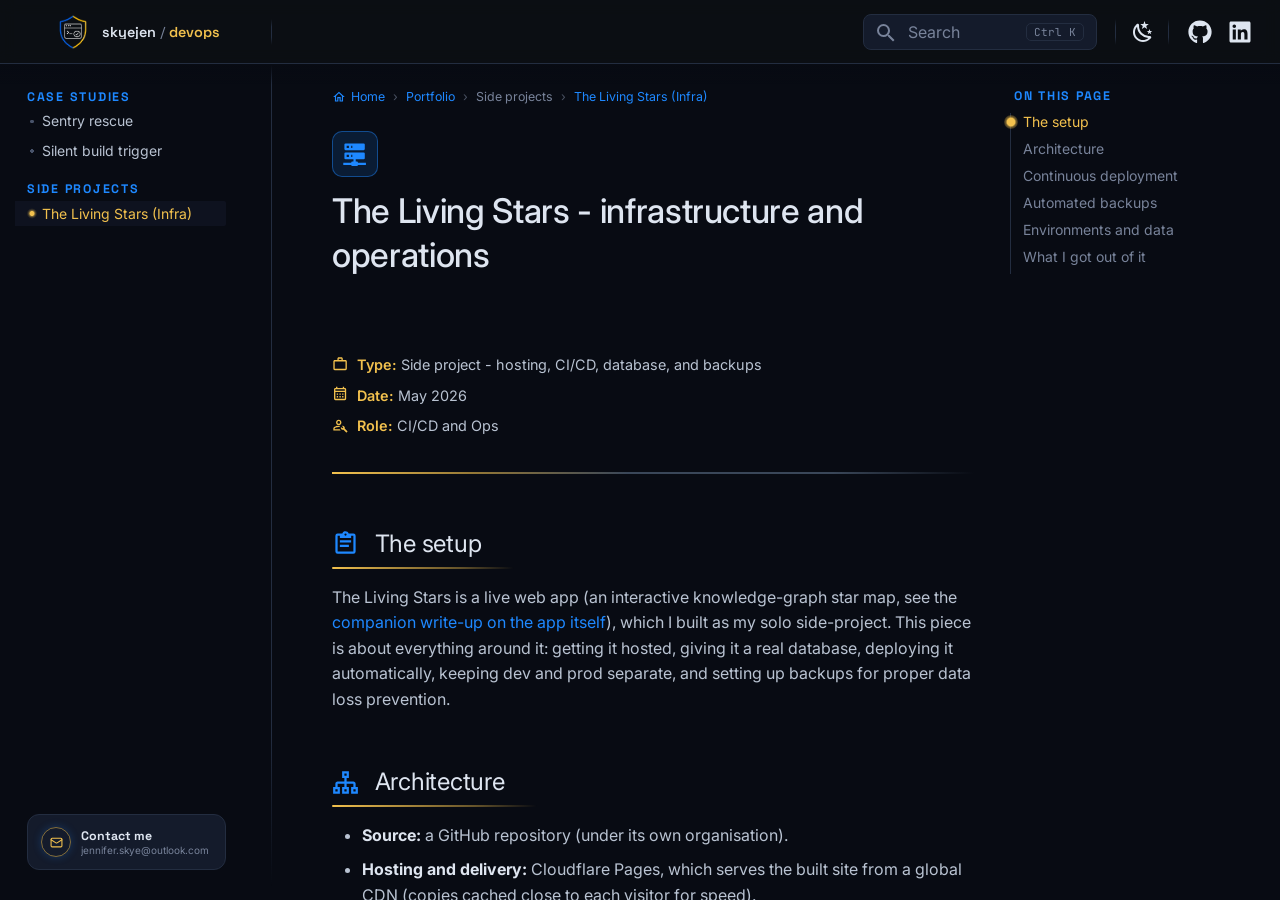
<file: portfolio/living-stars/index.html>
<!doctype html>
<html lang="en" class="no-js">
  <head>
    
      <meta charset="utf-8">
      <meta name="viewport" content="width=device-width,initial-scale=1">
      
        <meta name="description" content="DevOps portfolio and write-ups by Jen">
      
      
        <meta name="author" content="skyejen">
      
      
        <link rel="canonical" href="https://skyejen.github.io/devops/portfolio/living-stars/">
      
      
        <link rel="prev" href="../ugs-trigger/">
      
      
      
        
      
      
      <link rel="icon" href="../../images/devops-v1.png">
      <meta name="generator" content="mkdocs-1.6.1, mkdocs-material-9.7.7">
    
    
      
        <title>The Living Stars (Infra) - skyejen / devops</title>
      
    
    
      <link rel="stylesheet" href="../../assets/stylesheets/main.ec1eaa64.min.css">
      
        
        <link rel="stylesheet" href="../../assets/stylesheets/palette.ab4e12ef.min.css">
      
      


    
    
      
    
    
      
        
        
        <link rel="preconnect" href="https://fonts.gstatic.com" crossorigin>
        <link rel="stylesheet" href="https://fonts.googleapis.com/css?family=Inter:300,300i,400,400i,700,700i%7CJetBrains+Mono:400,400i,700,700i&display=fallback">
        <style>:root{--md-text-font:"Inter";--md-code-font:"JetBrains Mono"}</style>
      
    
    
      <link rel="stylesheet" href="../../sj-theme/extra.css">
    
    <script>__md_scope=new URL("../..",location),__md_hash=e=>[...e].reduce(((e,_)=>(e<<5)-e+_.charCodeAt(0)),0),__md_get=(e,_=localStorage,t=__md_scope)=>JSON.parse(_.getItem(t.pathname+"."+e)),__md_set=(e,_,t=localStorage,a=__md_scope)=>{try{t.setItem(a.pathname+"."+e,JSON.stringify(_))}catch(e){}}</script>
    
      

    
    
  <link rel="preconnect" href="https://fonts.googleapis.com">
  <link rel="preconnect" href="https://fonts.gstatic.com" crossorigin>
  <link rel="stylesheet" href="https://fonts.googleapis.com/css2?family=Space+Grotesk:wght@400;500;600;700&display=swap">
  <script>
    /* apply saved night mode before first paint */
    if (localStorage.getItem("sj-night") === "1") {
      document.documentElement.classList.add("sj-night");
    }
  </script><meta property="og:type" content="website">
  <meta property="og:site_name" content="skyejen / devops">
  <meta property="og:title" content="The Living Stars (Infra) — skyejen / devops">
  <meta property="og:description" content="DevOps portfolio and write-ups by Jen">
  <meta property="og:image" content="https://skyejen.github.io/devops/images/devops-v1.png">
  <meta property="og:url" content="https://skyejen.github.io/devops/portfolio/living-stars/">
  <meta name="twitter:card" content="summary">
  <meta name="twitter:title" content="The Living Stars (Infra) — skyejen / devops">
  <meta name="twitter:description" content="DevOps portfolio and write-ups by Jen">
  <meta name="twitter:image" content="https://skyejen.github.io/devops/images/devops-v1.png">

  </head>
  
  
    
    
      
    
    
    
    
    <body dir="ltr" data-md-color-scheme="slate" data-md-color-primary="custom" data-md-color-accent="custom">
  
    
    <input class="md-toggle" data-md-toggle="drawer" type="checkbox" id="__drawer" autocomplete="off">
    <input class="md-toggle" data-md-toggle="search" type="checkbox" id="__search" autocomplete="off">
    <label class="md-overlay" for="__drawer"></label>
    <div data-md-component="skip">
      
        
        <a href="#the-living-stars-infrastructure-and-operations" class="md-skip">
          Skip to content
        </a>
      
    </div>
    <div data-md-component="announce">
      
    </div>
    
    
      

  

<header class="md-header md-header--shadow" data-md-component="header">
  <nav class="md-header__inner md-grid" aria-label="Header">
    <label class="md-header__button md-icon" for="__drawer">
      
      <svg xmlns="http://www.w3.org/2000/svg" viewBox="0 0 24 24"><path d="M3 6h18v2H3zm0 5h18v2H3zm0 5h18v2H3z"/></svg>
    </label>
    <div class="sj-brand">
      <a href="../.." title="skyejen / devops" class="md-header__button md-logo" aria-label="skyejen / devops" data-md-component="logo">
        
  <img src="../../images/devops-v1.png" alt="logo">

      </a>
      <div class="md-header__title sj-header-title">
        <div class="md-header__ellipsis">
          <div class="md-header__topic">
            <span class="md-ellipsis">
              <a class="sj-user" href="https://skyejen.github.io" title="skyejen">skyejen</a>
              <span class="sj-slash">/</span>
              <a class="sj-repo" href="../.." title="Home">devops</a>
            </span>
          </div>
        </div>
      </div>
    </div>
    
      
      
        <label class="md-header__button md-icon" for="__search">
          
          <svg xmlns="http://www.w3.org/2000/svg" viewBox="0 0 24 24"><path d="M9.5 3A6.5 6.5 0 0 1 16 9.5c0 1.61-.59 3.09-1.56 4.23l.27.27h.79l5 5-1.5 1.5-5-5v-.79l-.27-.27A6.52 6.52 0 0 1 9.5 16 6.5 6.5 0 0 1 3 9.5 6.5 6.5 0 0 1 9.5 3m0 2C7 5 5 7 5 9.5S7 14 9.5 14 14 12 14 9.5 12 5 9.5 5"/></svg>
        </label>
        <div class="md-search" data-md-component="search" role="dialog">
  <label class="md-search__overlay" for="__search"></label>
  <div class="md-search__inner" role="search">
    <form class="md-search__form" name="search">
      <input type="text" class="md-search__input" name="query" aria-label="Search" placeholder="Search" autocapitalize="off" autocorrect="off" autocomplete="off" spellcheck="false" data-md-component="search-query" required>
      <label class="md-search__icon md-icon" for="__search">
        
        <svg xmlns="http://www.w3.org/2000/svg" viewBox="0 0 24 24"><path d="M9.5 3A6.5 6.5 0 0 1 16 9.5c0 1.61-.59 3.09-1.56 4.23l.27.27h.79l5 5-1.5 1.5-5-5v-.79l-.27-.27A6.52 6.52 0 0 1 9.5 16 6.5 6.5 0 0 1 3 9.5 6.5 6.5 0 0 1 9.5 3m0 2C7 5 5 7 5 9.5S7 14 9.5 14 14 12 14 9.5 12 5 9.5 5"/></svg>
        
        <svg xmlns="http://www.w3.org/2000/svg" viewBox="0 0 24 24"><path d="M20 11v2H8l5.5 5.5-1.42 1.42L4.16 12l7.92-7.92L13.5 5.5 8 11z"/></svg>
      </label>
      <nav class="md-search__options" aria-label="Search">
        
        <button type="reset" class="md-search__icon md-icon" title="Clear" aria-label="Clear" tabindex="-1">
          
          <svg xmlns="http://www.w3.org/2000/svg" viewBox="0 0 24 24"><path d="M19 6.41 17.59 5 12 10.59 6.41 5 5 6.41 10.59 12 5 17.59 6.41 19 12 13.41 17.59 19 19 17.59 13.41 12z"/></svg>
        </button>
      </nav>
      
        <div class="md-search__suggest" data-md-component="search-suggest"></div>
      
    </form>
    <div class="md-search__output">
      <div class="md-search__scrollwrap" tabindex="0" data-md-scrollfix>
        <div class="md-search-result" data-md-component="search-result">
          <div class="md-search-result__meta">
            Initializing search
          </div>
          <ol class="md-search-result__list" role="presentation"></ol>
        </div>
      </div>
    </div>
  </div>
</div>
      
    
    <button class="md-header__button md-icon sj-night-toggle" title="Toggle night mode" aria-label="Toggle night mode" type="button">
      <svg xmlns="http://www.w3.org/2000/svg" viewBox="0 0 24 24"><path d="m17.75 4.09-2.53 1.94.91 3.06-2.63-1.81-2.63 1.81.91-3.06-2.53-1.94L12.44 4l1.06-3 1.06 3zm3.5 6.91-1.64 1.25.59 1.98-1.7-1.17-1.7 1.17.59-1.98L15.75 11l2.06-.05L18.5 9l.69 1.95zm-2.28 4.95c.83-.08 1.72 1.1 1.19 1.85-.32.45-.66.87-1.08 1.27C15.17 23 8.84 23 4.94 19.07c-3.91-3.9-3.91-10.24 0-14.14.4-.4.82-.76 1.27-1.08.75-.53 1.93.36 1.85 1.19-.27 2.86.69 5.83 2.89 8.02a9.96 9.96 0 0 0 8.02 2.89m-1.64 2.02a12.08 12.08 0 0 1-7.8-3.47c-2.17-2.19-3.33-5-3.49-7.82-2.81 3.14-2.7 7.96.31 10.98 3.02 3.01 7.84 3.12 10.98.31"/></svg>
    </button>
    
      <div class="md-header__source">
        <a href="https://github.com/skyejen/devops" title="Go to repository" class="md-source" data-md-component="source">
  <div class="md-source__icon md-icon">
    
    <svg xmlns="http://www.w3.org/2000/svg" viewBox="0 0 512 512"><!--! Font Awesome Free 7.1.0 by @fontawesome - https://fontawesome.com License - https://fontawesome.com/license/free (Icons: CC BY 4.0, Fonts: SIL OFL 1.1, Code: MIT License) Copyright 2025 Fonticons, Inc.--><path d="M173.9 397.4c0 2-2.3 3.6-5.2 3.6-3.3.3-5.6-1.3-5.6-3.6 0-2 2.3-3.6 5.2-3.6 3-.3 5.6 1.3 5.6 3.6m-31.1-4.5c-.7 2 1.3 4.3 4.3 4.9 2.6 1 5.6 0 6.2-2s-1.3-4.3-4.3-5.2c-2.6-.7-5.5.3-6.2 2.3m44.2-1.7c-2.9.7-4.9 2.6-4.6 4.9.3 2 2.9 3.3 5.9 2.6 2.9-.7 4.9-2.6 4.6-4.6-.3-1.9-3-3.2-5.9-2.9M252.8 8C114.1 8 8 113.3 8 252c0 110.9 69.8 205.8 169.5 239.2 12.8 2.3 17.3-5.6 17.3-12.1 0-6.2-.3-40.4-.3-61.4 0 0-70 15-84.7-29.8 0 0-11.4-29.1-27.8-36.6 0 0-22.9-15.7 1.6-15.4 0 0 24.9 2 38.6 25.8 21.9 38.6 58.6 27.5 72.9 20.9 2.3-16 8.8-27.1 16-33.7-55.9-6.2-112.3-14.3-112.3-110.5 0-27.5 7.6-41.3 23.6-58.9-2.6-6.5-11.1-33.3 2.6-67.9 20.9-6.5 69 27 69 27 20-5.6 41.5-8.5 62.8-8.5s42.8 2.9 62.8 8.5c0 0 48.1-33.6 69-27 13.7 34.7 5.2 61.4 2.6 67.9 16 17.7 25.8 31.5 25.8 58.9 0 96.5-58.9 104.2-114.8 110.5 9.2 7.9 17 22.9 17 46.4 0 33.7-.3 75.4-.3 83.6 0 6.5 4.6 14.4 17.3 12.1C436.2 457.8 504 362.9 504 252 504 113.3 391.5 8 252.8 8M105.2 352.9c-1.3 1-1 3.3.7 5.2 1.6 1.6 3.9 2.3 5.2 1 1.3-1 1-3.3-.7-5.2-1.6-1.6-3.9-2.3-5.2-1m-10.8-8.1c-.7 1.3.3 2.9 2.3 3.9 1.6 1 3.6.7 4.3-.7.7-1.3-.3-2.9-2.3-3.9-2-.6-3.6-.3-4.3.7m32.4 35.6c-1.6 1.3-1 4.3 1.3 6.2 2.3 2.3 5.2 2.6 6.5 1 1.3-1.3.7-4.3-1.3-6.2-2.2-2.3-5.2-2.6-6.5-1m-11.4-14.7c-1.6 1-1.6 3.6 0 5.9s4.3 3.3 5.6 2.3c1.6-1.3 1.6-3.9 0-6.2-1.4-2.3-4-3.3-5.6-2"/></svg>
  </div>
  <div class="md-source__repository">
    skyejen/devops
  </div>
</a>
      </div>
    
    <a class="md-header__button md-icon sj-linkedin" href="https://www.linkedin.com/in/skyejen/" title="LinkedIn" rel="noopener" target="_blank">
      <svg xmlns="http://www.w3.org/2000/svg" viewBox="0 0 448 512"><!--! Font Awesome Free 7.1.0 by @fontawesome - https://fontawesome.com License - https://fontawesome.com/license/free (Icons: CC BY 4.0, Fonts: SIL OFL 1.1, Code: MIT License) Copyright 2025 Fonticons, Inc.--><path d="M416 32H31.9C14.3 32 0 46.5 0 64.3v383.4C0 465.5 14.3 480 31.9 480H416c17.6 0 32-14.5 32-32.3V64.3c0-17.8-14.4-32.3-32-32.3M135.4 416H69V202.2h66.5V416zM102.2 96a38.5 38.5 0 1 1 0 77 38.5 38.5 0 1 1 0-77m282.1 320h-66.4V312c0-24.8-.5-56.7-34.5-56.7-34.6 0-39.9 27-39.9 54.9V416h-66.4V202.2h63.7v29.2h.9c8.9-16.8 30.6-34.5 62.9-34.5 67.2 0 79.7 44.3 79.7 101.9z"/></svg>
    </a>
  </nav>
</header>
    
    <div class="md-container" data-md-component="container">
      
      
        
          
        
      
      <main class="md-main" data-md-component="main">
        <div class="md-main__inner md-grid">
          
  
    
    <div class="md-sidebar md-sidebar--primary" data-md-component="sidebar" data-md-type="navigation" >
      <div class="md-sidebar__scrollwrap">
        <div class="md-sidebar__inner">
          


<nav class="md-nav md-nav--primary" aria-label="Navigation" data-md-level="0">
  <label class="md-nav__title" for="__drawer">
    <a href="../.." title="skyejen / devops" class="md-nav__button md-logo" aria-label="skyejen / devops" data-md-component="logo">
      
  <img src="../../images/devops-v1.png" alt="logo">

    </a>
    <span class="sj-slash">/</span><a class="sj-repo" href="../.." title="Home">devops</a>
  </label>
  
    <div class="md-nav__source">
      <a href="https://github.com/skyejen/devops" title="Go to repository" class="md-source" data-md-component="source">
  <div class="md-source__icon md-icon">
    
    <svg xmlns="http://www.w3.org/2000/svg" viewBox="0 0 512 512"><!--! Font Awesome Free 7.1.0 by @fontawesome - https://fontawesome.com License - https://fontawesome.com/license/free (Icons: CC BY 4.0, Fonts: SIL OFL 1.1, Code: MIT License) Copyright 2025 Fonticons, Inc.--><path d="M173.9 397.4c0 2-2.3 3.6-5.2 3.6-3.3.3-5.6-1.3-5.6-3.6 0-2 2.3-3.6 5.2-3.6 3-.3 5.6 1.3 5.6 3.6m-31.1-4.5c-.7 2 1.3 4.3 4.3 4.9 2.6 1 5.6 0 6.2-2s-1.3-4.3-4.3-5.2c-2.6-.7-5.5.3-6.2 2.3m44.2-1.7c-2.9.7-4.9 2.6-4.6 4.9.3 2 2.9 3.3 5.9 2.6 2.9-.7 4.9-2.6 4.6-4.6-.3-1.9-3-3.2-5.9-2.9M252.8 8C114.1 8 8 113.3 8 252c0 110.9 69.8 205.8 169.5 239.2 12.8 2.3 17.3-5.6 17.3-12.1 0-6.2-.3-40.4-.3-61.4 0 0-70 15-84.7-29.8 0 0-11.4-29.1-27.8-36.6 0 0-22.9-15.7 1.6-15.4 0 0 24.9 2 38.6 25.8 21.9 38.6 58.6 27.5 72.9 20.9 2.3-16 8.8-27.1 16-33.7-55.9-6.2-112.3-14.3-112.3-110.5 0-27.5 7.6-41.3 23.6-58.9-2.6-6.5-11.1-33.3 2.6-67.9 20.9-6.5 69 27 69 27 20-5.6 41.5-8.5 62.8-8.5s42.8 2.9 62.8 8.5c0 0 48.1-33.6 69-27 13.7 34.7 5.2 61.4 2.6 67.9 16 17.7 25.8 31.5 25.8 58.9 0 96.5-58.9 104.2-114.8 110.5 9.2 7.9 17 22.9 17 46.4 0 33.7-.3 75.4-.3 83.6 0 6.5 4.6 14.4 17.3 12.1C436.2 457.8 504 362.9 504 252 504 113.3 391.5 8 252.8 8M105.2 352.9c-1.3 1-1 3.3.7 5.2 1.6 1.6 3.9 2.3 5.2 1 1.3-1 1-3.3-.7-5.2-1.6-1.6-3.9-2.3-5.2-1m-10.8-8.1c-.7 1.3.3 2.9 2.3 3.9 1.6 1 3.6.7 4.3-.7.7-1.3-.3-2.9-2.3-3.9-2-.6-3.6-.3-4.3.7m32.4 35.6c-1.6 1.3-1 4.3 1.3 6.2 2.3 2.3 5.2 2.6 6.5 1 1.3-1.3.7-4.3-1.3-6.2-2.2-2.3-5.2-2.6-6.5-1m-11.4-14.7c-1.6 1-1.6 3.6 0 5.9s4.3 3.3 5.6 2.3c1.6-1.3 1.6-3.9 0-6.2-1.4-2.3-4-3.3-5.6-2"/></svg>
  </div>
  <div class="md-source__repository">
    skyejen/devops
  </div>
</a>
    </div>
  
  <ul class="md-nav__list" data-md-scrollfix>
    
      
    
      
        
          
        
          
            
  
  
  
  
    
    
      
        
      
        
      
    
    
    
      
        
        
      
    
    
    <li class="md-nav__item md-nav__item--section md-nav__item--nested">
      
        
        
        <input class="md-nav__toggle md-toggle " type="checkbox" id="__nav_2_2" >
        
          
          <label class="md-nav__link" for="__nav_2_2" id="__nav_2_2_label" tabindex="">
            
  
  
  <span class="md-ellipsis">
    
  
    Case studies
  

    
  </span>
  
  

            <span class="md-nav__icon md-icon"></span>
          </label>
        
        <nav class="md-nav" data-md-level="1" aria-labelledby="__nav_2_2_label" aria-expanded="false">
          <label class="md-nav__title" for="__nav_2_2">
            <span class="md-nav__icon md-icon"></span>
            
  
    Case studies
  

          </label>
          <ul class="md-nav__list" data-md-scrollfix>
            
              
                
  
  
  
  
    <li class="md-nav__item">
      <a href="../sentry-rescue/" class="md-nav__link">
        
  
  
  <span class="md-ellipsis">
    
  
    Sentry rescue
  

    
  </span>
  
  

      </a>
    </li>
  

              
            
              
                
  
  
  
  
    <li class="md-nav__item">
      <a href="../ugs-trigger/" class="md-nav__link">
        
  
  
  <span class="md-ellipsis">
    
  
    Silent build trigger
  

    
  </span>
  
  

      </a>
    </li>
  

              
            
          </ul>
        </nav>
      
    </li>
  

          
        
          
            
  
  
    
  
  
  
    
    
      
        
      
    
    
    
      
        
        
      
    
    
    <li class="md-nav__item md-nav__item--active md-nav__item--section md-nav__item--nested">
      
        
        
        <input class="md-nav__toggle md-toggle " type="checkbox" id="__nav_2_3" checked>
        
          
          <label class="md-nav__link" for="__nav_2_3" id="__nav_2_3_label" tabindex="">
            
  
  
  <span class="md-ellipsis">
    
  
    Side projects
  

    
  </span>
  
  

            <span class="md-nav__icon md-icon"></span>
          </label>
        
        <nav class="md-nav" data-md-level="1" aria-labelledby="__nav_2_3_label" aria-expanded="true">
          <label class="md-nav__title" for="__nav_2_3">
            <span class="md-nav__icon md-icon"></span>
            
  
    Side projects
  

          </label>
          <ul class="md-nav__list" data-md-scrollfix>
            
              
                
  
  
    
  
  
  
    <li class="md-nav__item md-nav__item--active">
      
      <input class="md-nav__toggle md-toggle" type="checkbox" id="__toc">
      
      
        
      
      
        <label class="md-nav__link md-nav__link--active" for="__toc">
          
  
  
  <span class="md-ellipsis">
    
  
    The Living Stars (Infra)
  

    
  </span>
  
  

          <span class="md-nav__icon md-icon"></span>
        </label>
      
      <a href="./" class="md-nav__link md-nav__link--active">
        
  
  
  <span class="md-ellipsis">
    
  
    The Living Stars (Infra)
  

    
  </span>
  
  

      </a>
      
        

<nav class="md-nav md-nav--secondary" aria-label="Table of contents">
  
  
  
    
  
  
    <label class="md-nav__title" for="__toc">
      <span class="md-nav__icon md-icon"></span>
      Table of contents
    </label>
    <ul class="md-nav__list" data-md-scrollfix>
      
        <li class="md-nav__item">
  <a href="#the-setup" class="md-nav__link">
    <span class="md-ellipsis">
      
        The setup
      
    </span>
  </a>
  
</li>
      
        <li class="md-nav__item">
  <a href="#architecture" class="md-nav__link">
    <span class="md-ellipsis">
      
        Architecture
      
    </span>
  </a>
  
</li>
      
        <li class="md-nav__item">
  <a href="#continuous-deployment" class="md-nav__link">
    <span class="md-ellipsis">
      
        Continuous deployment
      
    </span>
  </a>
  
</li>
      
        <li class="md-nav__item">
  <a href="#automated-database-backups" class="md-nav__link">
    <span class="md-ellipsis">
      
        Automated backups
      
    </span>
  </a>
  
</li>
      
        <li class="md-nav__item">
  <a href="#environments-and-data" class="md-nav__link">
    <span class="md-ellipsis">
      
        Environments and data
      
    </span>
  </a>
  
</li>
      
        <li class="md-nav__item">
  <a href="#what-i-got-out-of-it" class="md-nav__link">
    <span class="md-ellipsis">
      
        What I got out of it
      
    </span>
  </a>
  
</li>
      
    </ul>
  
</nav>
      
    </li>
  

              
            
          </ul>
        </nav>
      
    </li>
  

          
        
      
    
  </ul>
</nav>
        </div>
      </div>
      <a class="sj-side-card" href="mailto:jennifer.skye@outlook.com" title="Email me">
        <span class="sj-side-card-logo">
          <svg viewBox="0 0 24 24" width="20" height="20" fill="none" stroke="currentColor" stroke-width="2" stroke-linecap="round" stroke-linejoin="round">
            <rect x="2" y="4" width="20" height="16" rx="2"></rect>
            <path d="m22 7-8.97 5.7a1.94 1.94 0 0 1-2.06 0L2 7"></path>
          </svg>
        </span>
        <span><strong>Contact me</strong><em>jennifer.skye@outlook.com</em></span>
      </a>
    </div>
    <script>
      (function () {
        /* expand learning paths before first paint (no flash) */
        document.querySelectorAll(".md-sidebar--primary .md-nav__item--section > nav > ul > li.md-nav__item--nested > input.md-nav__toggle")
          .forEach(function (t) { t.checked = true; });
        /* remember which sections the user opened (survives navigation) */
        var KEY = "sj-nav-open";
        var toggles = document.querySelectorAll(".md-sidebar--primary input.md-nav__toggle");
        try {
          JSON.parse(sessionStorage.getItem(KEY) || "[]").forEach(function (id) {
            var t = document.getElementById(id);
            if (t) t.checked = true;
          });
        } catch (e) {}
        var persist = function () {
          var open = [];
          toggles.forEach(function (t) { if (t.checked && t.id) open.push(t.id); });
          sessionStorage.setItem(KEY, JSON.stringify(open));
        };
        toggles.forEach(function (t) { t.addEventListener("change", persist); });
        persist();
      })();
    </script>
  
  
    
    <div class="md-sidebar md-sidebar--secondary" data-md-component="sidebar" data-md-type="toc" >
      <div class="md-sidebar__scrollwrap">
        <div class="md-sidebar__inner">
          

<nav class="md-nav md-nav--secondary" aria-label="Table of contents">
  
  
  
    
  
  
    <label class="md-nav__title" for="__toc">
      <span class="md-nav__icon md-icon"></span>
      Table of contents
    </label>
    <ul class="md-nav__list" data-md-scrollfix>
      
        <li class="md-nav__item">
  <a href="#the-setup" class="md-nav__link">
    <span class="md-ellipsis">
      
        The setup
      
    </span>
  </a>
  
</li>
      
        <li class="md-nav__item">
  <a href="#architecture" class="md-nav__link">
    <span class="md-ellipsis">
      
        Architecture
      
    </span>
  </a>
  
</li>
      
        <li class="md-nav__item">
  <a href="#continuous-deployment" class="md-nav__link">
    <span class="md-ellipsis">
      
        Continuous deployment
      
    </span>
  </a>
  
</li>
      
        <li class="md-nav__item">
  <a href="#automated-database-backups" class="md-nav__link">
    <span class="md-ellipsis">
      
        Automated backups
      
    </span>
  </a>
  
</li>
      
        <li class="md-nav__item">
  <a href="#environments-and-data" class="md-nav__link">
    <span class="md-ellipsis">
      
        Environments and data
      
    </span>
  </a>
  
</li>
      
        <li class="md-nav__item">
  <a href="#what-i-got-out-of-it" class="md-nav__link">
    <span class="md-ellipsis">
      
        What I got out of it
      
    </span>
  </a>
  
</li>
      
    </ul>
  
</nav>
        </div>
      </div>
    </div>
  

          
            <div class="md-content" data-md-component="content">
              
              <article class="md-content__inner md-typeset">
                
  
    
    <nav class="sj-crumbs" aria-label="breadcrumb">
      <a href="../..">
        <span class="twemoji"><svg xmlns="http://www.w3.org/2000/svg" viewBox="0 0 24 24"><path d="m12 5.69 5 4.5V18h-2v-6H9v6H7v-7.81zM12 3 2 12h3v8h6v-6h2v6h6v-8h3"/></svg></span>
        Home
      </a>
      
        
        <span class="sj-crumbs-sep">›</span>
        
          
            
          
            
          
            
          
        
        
          <a class="sj-crumb" href="../">Portfolio</a>
        
      
        
        <span class="sj-crumbs-sep">›</span>
        
          
            
          
        
        
          <span class="sj-crumb">Side projects</span>
        
      
      
        <span class="sj-crumbs-sep">›</span>
        <span class="sj-crumb sj-crumb--current">The Living Stars (Infra)</span>
      
    </nav>
  
  
                  


  
  


<h1 id="the-living-stars-infrastructure-and-operations"><span class="twemoji"><svg xmlns="http://www.w3.org/2000/svg" viewBox="0 0 24 24"><path d="M13 19h1a1 1 0 0 1 1 1h7v2h-7a1 1 0 0 1-1 1h-4a1 1 0 0 1-1-1H2v-2h7a1 1 0 0 1 1-1h1v-2H4a1 1 0 0 1-1-1v-4a1 1 0 0 1 1-1h16a1 1 0 0 1 1 1v4a1 1 0 0 1-1 1h-7zM4 3h16a1 1 0 0 1 1 1v4a1 1 0 0 1-1 1H4a1 1 0 0 1-1-1V4a1 1 0 0 1 1-1m5 4h1V5H9zm0 8h1v-2H9zM5 5v2h2V5zm0 8v2h2v-2z"/></svg></span> The Living Stars - infrastructure and operations<a class="headerlink" href="#the-living-stars-infrastructure-and-operations" title="Permanent link">&para;</a></h1>
<div class="sj-meta">
<p><span class="twemoji"><svg xmlns="http://www.w3.org/2000/svg" viewBox="0 0 24 24"><path d="M20 6c.58 0 1.05.2 1.42.59.38.41.58.86.58 1.41v11c0 .55-.2 1-.58 1.41-.37.39-.84.59-1.42.59H4c-.58 0-1.05-.2-1.42-.59C2.2 20 2 19.55 2 19V8c0-.55.2-1 .58-1.41C2.95 6.2 3.42 6 4 6h4V4c0-.58.2-1.05.58-1.42C8.95 2.2 9.42 2 10 2h4c.58 0 1.05.2 1.42.58.38.37.58.84.58 1.42v2zM4 8v11h16V8zm10-2V4h-4v2z"/></svg></span> <strong>Type:</strong> Side project - hosting, CI/CD, database, and backups</p>
<p><span class="twemoji"><svg xmlns="http://www.w3.org/2000/svg" viewBox="0 0 24 24"><path d="M7 11h2v2H7zm14-6v14c0 1.11-.89 2-2 2H5a2 2 0 0 1-2-2V5c0-1.1.9-2 2-2h1V1h2v2h8V1h2v2h1a2 2 0 0 1 2 2M5 7h14V5H5zm14 12V9H5v10zm-4-6v-2h2v2zm-4 0v-2h2v2zm-4 2h2v2H7zm8 2v-2h2v2zm-4 0v-2h2v2z"/></svg></span> <strong>Date:</strong> May 2026</p>
<p><span class="twemoji"><svg xmlns="http://www.w3.org/2000/svg" viewBox="0 0 24 24"><path d="m22.9 21.2-4.1-4.1c.4-1 .2-2.3-.7-3.1-.9-.9-2.2-1.1-3.3-.6l1.9 1.9-1.4 1.4-2-2c-.5 1.1-.3 2.4.6 3.4.9.9 2.1 1.1 3.1.7l4.1 4.1c.2.2.5.2.6 0l1-1c.3-.3.3-.6.2-.7M10 12c2.2 0 4-1.8 4-4s-1.8-4-4-4-4 1.8-4 4 1.8 4 4 4m0-6c1.1 0 2 .9 2 2s-.9 2-2 2-2-.9-2-2 .9-2 2-2m3 14H2v-3c0-2.7 5.3-4 8-4 .5 0 1.2.1 1.9.2-.4.5-.6 1.1-.8 1.8-.4 0-.7-.1-1.1-.1-3 0-6.1 1.5-6.1 2.1v1.1h7.6c.3.8.9 1.4 1.5 1.9"/></svg></span> <strong>Role:</strong> CI/CD and Ops</p>
</div>
<hr />
<h2 id="the-setup"><span class="twemoji"><svg xmlns="http://www.w3.org/2000/svg" viewBox="0 0 24 24"><path d="M19 3h-4.18C14.25 1.44 12.53.64 11 1.2c-.86.3-1.5.96-1.82 1.8H5a2 2 0 0 0-2 2v14a2 2 0 0 0 2 2h14a2 2 0 0 0 2-2V5a2 2 0 0 0-2-2m-7 0a1 1 0 0 1 1 1 1 1 0 0 1-1 1 1 1 0 0 1-1-1 1 1 0 0 1 1-1M7 7h10V5h2v14H5V5h2zm10 4H7V9h10zm-2 4H7v-2h8z"/></svg></span> The setup<a class="headerlink" href="#the-setup" title="Permanent link">&para;</a></h2>
<p>The Living Stars is a live web app (an interactive knowledge-graph star map, see the <a href="https://skyejen.github.io/generalist-tech/portfolio/living-stars/">companion write-up on the app itself</a>), which I built as my solo side-project. This piece is about everything around it: getting it hosted, giving it a real database, deploying it automatically, keeping dev and prod separate, and setting up backups for proper data loss prevention.</p>
<h2 id="architecture"><span class="twemoji"><svg xmlns="http://www.w3.org/2000/svg" viewBox="0 0 24 24"><path d="M21 16v-3c0-1.11-.89-2-2-2h-6V8h2V2H9v6h2v3H5c-1.11 0-2 .89-2 2v3H1v6h6v-6H5v-3h6v3H9v6h6v-6h-2v-3h6v3h-2v6h6v-6zM11 4h2v2h-2zM5 20H3v-2h2zm8 0h-2v-2h2zm8 0h-2v-2h2z"/></svg></span> Architecture<a class="headerlink" href="#architecture" title="Permanent link">&para;</a></h2>
<ul>
<li><strong>Source:</strong> a GitHub repository (under its own organisation).</li>
<li><strong>Hosting and delivery:</strong> Cloudflare Pages, which serves the built site from a global CDN (copies cached close to each visitor for speed).</li>
<li><strong>Data:</strong> Supabase (managed PostgreSQL) holds nodes, positions, connections, categories, and rich-text content.</li>
</ul>
<p>A push to the production branch becomes a live site with no manual step in between.</p>
<h2 id="continuous-deployment"><span class="twemoji"><svg xmlns="http://www.w3.org/2000/svg" viewBox="0 0 24 24"><path d="m13.13 22.19-1.63-3.83c1.57-.58 3.04-1.36 4.4-2.27zM5.64 12.5l-3.83-1.63 6.1-2.77C7 9.46 6.22 10.93 5.64 12.5M19.22 4c.28 0 .53 0 .74.05.17 1.39-.02 4.25-3.3 7.53-1.7 1.71-3.73 3.02-6.01 3.89l-2.15-2.1c.92-2.31 2.23-4.34 3.92-6.03C15.18 4.58 17.64 4 19.22 4m0-2c-1.98 0-4.98.69-8.22 3.93-2.19 2.19-3.5 4.6-4.35 6.71-.28.75-.09 1.57.46 2.13l2.13 2.12c.38.38.89.61 1.42.61.23 0 .47-.06.7-.15A19.1 19.1 0 0 0 18.07 13c5.66-5.66 3.54-10.61 3.54-10.61S20.7 2 19.22 2m-4.68 7.46c-.78-.78-.78-2.05 0-2.83s2.05-.78 2.83 0c.77.78.78 2.05 0 2.83s-2.05.78-2.83 0m-5.66 7.07-1.41-1.41zM6.24 22l3.64-3.64c-.34-.09-.67-.24-.97-.45L4.83 22zM2 22h1.41l4.77-4.76-1.42-1.41L2 20.59zm0-2.83 4.09-4.08c-.21-.3-.36-.62-.45-.97L2 17.76z"/></svg></span> Continuous deployment<a class="headerlink" href="#continuous-deployment" title="Permanent link">&para;</a></h2>
<p>Deployment runs through Cloudflare Pages' git integration with automatic deployments enabled. On each push it runs the pipeline itself, initialise, clone, build (Vite), deploy, and publishes. Production tracks a dedicated production branch, kept separate from my working branches on purpose so nothing reaches the live site by accident. Other branches get their own preview deployments on unique URLs, so I can see a change live before it ships. A typical build and deploy takes around twenty seconds.</p>
<h2 id="automated-database-backups"><span class="twemoji"><svg xmlns="http://www.w3.org/2000/svg" viewBox="0 0 24 24"><path d="M12 16c.41 0 .81-.03 1.21-.06.19-.76.51-1.48.95-2.11-.69.11-1.42.17-2.16.17-2.42 0-4.7-.6-6-1.55V9.64c1.47.83 3.61 1.36 6 1.36s4.53-.53 6-1.36v1.55c.5-.12 1-.19 1.55-.19.15 0 .3 0 .45.03V7c0-2.21-3.58-4-8-4S4 4.79 4 7v10c0 2.21 3.59 4 8 4 .66 0 1.31-.04 1.92-.12-.35-.59-.61-1.24-.76-1.94-.37.06-.75.06-1.16.06-3.87 0-6-1.5-6-2v-2.23c1.61.78 3.72 1.23 6 1.23m0-11c3.87 0 6 1.5 6 2s-2.13 2-6 2-6-1.5-6-2 2.13-2 6-2m11 12.5c0 .82-.25 1.58-.67 2.21l-1.09-1.09c.17-.34.26-.72.26-1.12A2.5 2.5 0 0 0 19 15v1.5l-2.25-2.25L19 12v1.5c2.21 0 4 1.79 4 4m-4 1 2.25 2.25L19 23v-1.5c-2.21 0-4-1.79-4-4 0-.82.25-1.58.67-2.21l1.09 1.09c-.17.34-.26.72-.26 1.12A2.5 2.5 0 0 0 19 20z"/></svg></span> Automated database backups<a class="headerlink" href="#automated-database-backups" title="Permanent link">&para;</a></h2>
<p>Cloudflare handles the app, but the data lives in Supabase, and on the free tier there's no safety net if something goes wrong. So I built one: a scheduled GitHub Action that backs the database up on its own, into a dedicated backup repository within the organisation.</p>
<ul>
<li>Runs on a cron schedule, twice a day (midnight and noon UTC), plus a manual trigger.</li>
<li>Installs the Postgres 17 client to match the Supabase server version, then runs pg_dump against the database (public schema, plain SQL, <code>--clean --if-exists</code>, no owner or ACL noise).</li>
<li>Configured to keep the most recent 60 dumps (a 30-day rolling window at twice daily) and prune the rest.</li>
<li>Commits each backup back to that dedicated repository, so there's a versioned, timestamped history off Supabase entirely.</li>
<li>The database password is held as a GitHub secret, never in the code.</li>
</ul>
<p>The result is a self-running, 30-day rolling backup history with next to no ongoing effort, and a clean restore path if I ever need one.</p>
<h2 id="environments-and-data"><span class="twemoji"><svg xmlns="http://www.w3.org/2000/svg" viewBox="0 0 24 24"><path d="M8 13c-1.86 0-3.41 1.28-3.86 3H2v2h2.14c.45 1.72 2 3 3.86 3s3.41-1.28 3.86-3H22v-2H11.86c-.45-1.72-2-3-3.86-3m0 6c-1.1 0-2-.9-2-2s.9-2 2-2 2 .9 2 2-.9 2-2 2M19.86 6c-.45-1.72-2-3-3.86-3s-3.41 1.28-3.86 3H2v2h10.14c.45 1.72 2 3 3.86 3s3.41-1.28 3.86-3H22V6zM16 9c-1.1 0-2-.9-2-2s.9-2 2-2 2 .9 2 2-.9 2-2 2"/></svg></span> Environments and data<a class="headerlink" href="#environments-and-data" title="Permanent link">&para;</a></h2>
<ul>
<li>A separate dev setup (run locally against its own Supabase project) and a live prod, each with their own configuration and keys.</li>
<li>A dedicated showcase dataset, so the tool can be demonstrated safely without touching real content.</li>
<li>A stress-test dataset, built to check the force simulation and rendering stay smooth as the graph grows.</li>
</ul>
<h2 id="what-i-got-out-of-it"><span class="twemoji"><svg xmlns="http://www.w3.org/2000/svg" viewBox="0 0 24 24"><path d="M12 3 1 9l4 2.18v6L12 21l7-3.82v-6l2-1.09V17h2V9zm6.82 6L12 12.72 5.18 9 12 5.28zM17 16l-5 2.72L7 16v-3.73L12 15l5-2.73z"/></svg></span> What I got out of it<a class="headerlink" href="#what-i-got-out-of-it" title="Permanent link">&para;</a></h2>
<p>This was my first time running something real end to end, on my own: pushing code and watching it go live, keeping a real database healthy, splitting dev from prod, and trusting that the data is safe if a day goes badly. Setting up safety nets and solid workflows, and being genuinely in control of (and accountable for) the whole thing, was a refreshing and empowering experience.</p>
<p>That said, the learning was a by-product. The real reason for the project was that it was a surprise for my wonderful boyfriend, and that was the fuel to make it run smoothly and securely. More on that in the <a href="https://skyejen.github.io/generalist-tech/portfolio/living-stars/">companion write-up</a>!</p>












                

              </article>
            </div>
          
          
<script>var target=document.getElementById(location.hash.slice(1));target&&target.name&&(target.checked=target.name.startsWith("__tabbed_"))</script>
        </div>
        
          <button type="button" class="md-top md-icon" data-md-component="top" hidden>
  
  <svg xmlns="http://www.w3.org/2000/svg" viewBox="0 0 24 24"><path d="M13 20h-2V8l-5.5 5.5-1.42-1.42L12 4.16l7.92 7.92-1.42 1.42L13 8z"/></svg>
  Back to top
</button>
        
      </main>
      
        <footer class="md-footer">
  
  <div class="md-footer-meta md-typeset">
    <div class="md-footer-meta__inner md-grid">
      <div class="md-copyright">
  
    <div class="md-copyright__highlight">
      <span class="md-copyright__highlight">© 2026 Jennifer Skye</span><span class="sj-copy-sep">&nbsp;·&nbsp;</span><span class="sj-copy-tag">stay curious. keep building.</span>
    </div>
  
  
</div>
      
    </div>
  </div>
</footer>
      
    </div>
    <div class="md-dialog" data-md-component="dialog">
      <div class="md-dialog__inner md-typeset"></div>
    </div>
    
    
    
      
      
      <script id="__config" type="application/json">{"annotate": null, "base": "../..", "features": ["navigation.sections", "navigation.indexes", "navigation.top", "search.highlight", "search.suggest", "content.code.copy", "toc.follow"], "search": "../../assets/javascripts/workers/search.2c215733.min.js", "tags": null, "translations": {"clipboard.copied": "Copied to clipboard", "clipboard.copy": "Copy to clipboard", "search.result.more.one": "1 more on this page", "search.result.more.other": "# more on this page", "search.result.none": "No matching documents", "search.result.one": "1 matching document", "search.result.other": "# matching documents", "search.result.placeholder": "Type to start searching", "search.result.term.missing": "Missing", "select.version": "Select version"}, "version": null}</script>
    
    
      <script src="../../assets/javascripts/bundle.d7400e89.min.js"></script>
      
        <script src="../../sj-theme/extra.js"></script>
      
    
  </body>
</html>
</file>
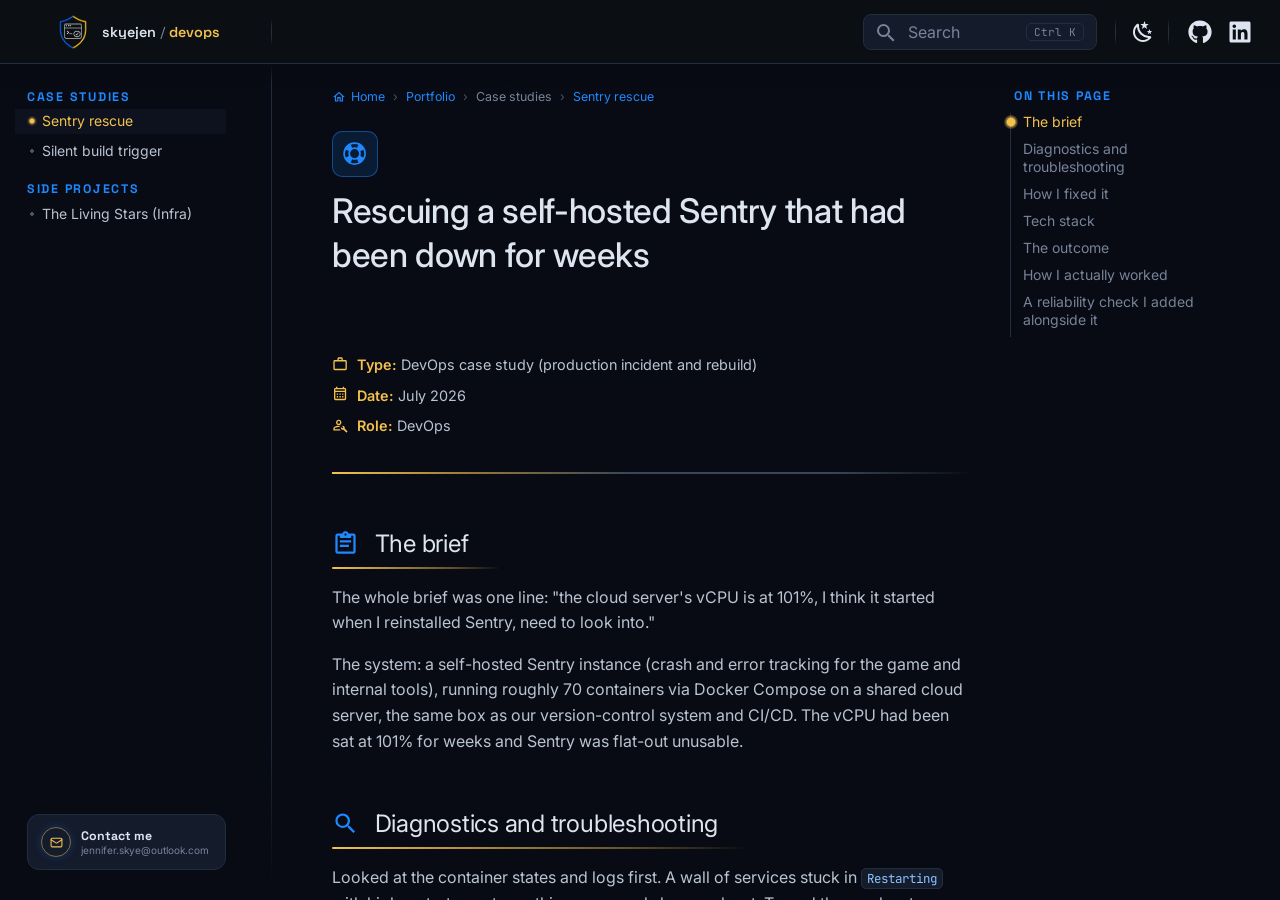
<file: portfolio/sentry-rescue/index.html>
<!doctype html>
<html lang="en" class="no-js">
  <head>
    
      <meta charset="utf-8">
      <meta name="viewport" content="width=device-width,initial-scale=1">
      
        <meta name="description" content="DevOps portfolio and write-ups by Jen">
      
      
        <meta name="author" content="skyejen">
      
      
        <link rel="canonical" href="https://skyejen.github.io/devops/portfolio/sentry-rescue/">
      
      
        <link rel="prev" href="../">
      
      
        <link rel="next" href="../ugs-trigger/">
      
      
        
      
      
      <link rel="icon" href="../../images/devops-v1.png">
      <meta name="generator" content="mkdocs-1.6.1, mkdocs-material-9.7.7">
    
    
      
        <title>Sentry rescue - skyejen / devops</title>
      
    
    
      <link rel="stylesheet" href="../../assets/stylesheets/main.ec1eaa64.min.css">
      
        
        <link rel="stylesheet" href="../../assets/stylesheets/palette.ab4e12ef.min.css">
      
      


    
    
      
    
    
      
        
        
        <link rel="preconnect" href="https://fonts.gstatic.com" crossorigin>
        <link rel="stylesheet" href="https://fonts.googleapis.com/css?family=Inter:300,300i,400,400i,700,700i%7CJetBrains+Mono:400,400i,700,700i&display=fallback">
        <style>:root{--md-text-font:"Inter";--md-code-font:"JetBrains Mono"}</style>
      
    
    
      <link rel="stylesheet" href="../../sj-theme/extra.css">
    
    <script>__md_scope=new URL("../..",location),__md_hash=e=>[...e].reduce(((e,_)=>(e<<5)-e+_.charCodeAt(0)),0),__md_get=(e,_=localStorage,t=__md_scope)=>JSON.parse(_.getItem(t.pathname+"."+e)),__md_set=(e,_,t=localStorage,a=__md_scope)=>{try{t.setItem(a.pathname+"."+e,JSON.stringify(_))}catch(e){}}</script>
    
      

    
    
  <link rel="preconnect" href="https://fonts.googleapis.com">
  <link rel="preconnect" href="https://fonts.gstatic.com" crossorigin>
  <link rel="stylesheet" href="https://fonts.googleapis.com/css2?family=Space+Grotesk:wght@400;500;600;700&display=swap">
  <script>
    /* apply saved night mode before first paint */
    if (localStorage.getItem("sj-night") === "1") {
      document.documentElement.classList.add("sj-night");
    }
  </script><meta property="og:type" content="website">
  <meta property="og:site_name" content="skyejen / devops">
  <meta property="og:title" content="Sentry rescue — skyejen / devops">
  <meta property="og:description" content="DevOps portfolio and write-ups by Jen">
  <meta property="og:image" content="https://skyejen.github.io/devops/images/devops-v1.png">
  <meta property="og:url" content="https://skyejen.github.io/devops/portfolio/sentry-rescue/">
  <meta name="twitter:card" content="summary">
  <meta name="twitter:title" content="Sentry rescue — skyejen / devops">
  <meta name="twitter:description" content="DevOps portfolio and write-ups by Jen">
  <meta name="twitter:image" content="https://skyejen.github.io/devops/images/devops-v1.png">

  </head>
  
  
    
    
      
    
    
    
    
    <body dir="ltr" data-md-color-scheme="slate" data-md-color-primary="custom" data-md-color-accent="custom">
  
    
    <input class="md-toggle" data-md-toggle="drawer" type="checkbox" id="__drawer" autocomplete="off">
    <input class="md-toggle" data-md-toggle="search" type="checkbox" id="__search" autocomplete="off">
    <label class="md-overlay" for="__drawer"></label>
    <div data-md-component="skip">
      
        
        <a href="#rescuing-a-self-hosted-sentry-that-had-been-down-for-weeks" class="md-skip">
          Skip to content
        </a>
      
    </div>
    <div data-md-component="announce">
      
    </div>
    
    
      

  

<header class="md-header md-header--shadow" data-md-component="header">
  <nav class="md-header__inner md-grid" aria-label="Header">
    <label class="md-header__button md-icon" for="__drawer">
      
      <svg xmlns="http://www.w3.org/2000/svg" viewBox="0 0 24 24"><path d="M3 6h18v2H3zm0 5h18v2H3zm0 5h18v2H3z"/></svg>
    </label>
    <div class="sj-brand">
      <a href="../.." title="skyejen / devops" class="md-header__button md-logo" aria-label="skyejen / devops" data-md-component="logo">
        
  <img src="../../images/devops-v1.png" alt="logo">

      </a>
      <div class="md-header__title sj-header-title">
        <div class="md-header__ellipsis">
          <div class="md-header__topic">
            <span class="md-ellipsis">
              <a class="sj-user" href="https://skyejen.github.io" title="skyejen">skyejen</a>
              <span class="sj-slash">/</span>
              <a class="sj-repo" href="../.." title="Home">devops</a>
            </span>
          </div>
        </div>
      </div>
    </div>
    
      
      
        <label class="md-header__button md-icon" for="__search">
          
          <svg xmlns="http://www.w3.org/2000/svg" viewBox="0 0 24 24"><path d="M9.5 3A6.5 6.5 0 0 1 16 9.5c0 1.61-.59 3.09-1.56 4.23l.27.27h.79l5 5-1.5 1.5-5-5v-.79l-.27-.27A6.52 6.52 0 0 1 9.5 16 6.5 6.5 0 0 1 3 9.5 6.5 6.5 0 0 1 9.5 3m0 2C7 5 5 7 5 9.5S7 14 9.5 14 14 12 14 9.5 12 5 9.5 5"/></svg>
        </label>
        <div class="md-search" data-md-component="search" role="dialog">
  <label class="md-search__overlay" for="__search"></label>
  <div class="md-search__inner" role="search">
    <form class="md-search__form" name="search">
      <input type="text" class="md-search__input" name="query" aria-label="Search" placeholder="Search" autocapitalize="off" autocorrect="off" autocomplete="off" spellcheck="false" data-md-component="search-query" required>
      <label class="md-search__icon md-icon" for="__search">
        
        <svg xmlns="http://www.w3.org/2000/svg" viewBox="0 0 24 24"><path d="M9.5 3A6.5 6.5 0 0 1 16 9.5c0 1.61-.59 3.09-1.56 4.23l.27.27h.79l5 5-1.5 1.5-5-5v-.79l-.27-.27A6.52 6.52 0 0 1 9.5 16 6.5 6.5 0 0 1 3 9.5 6.5 6.5 0 0 1 9.5 3m0 2C7 5 5 7 5 9.5S7 14 9.5 14 14 12 14 9.5 12 5 9.5 5"/></svg>
        
        <svg xmlns="http://www.w3.org/2000/svg" viewBox="0 0 24 24"><path d="M20 11v2H8l5.5 5.5-1.42 1.42L4.16 12l7.92-7.92L13.5 5.5 8 11z"/></svg>
      </label>
      <nav class="md-search__options" aria-label="Search">
        
        <button type="reset" class="md-search__icon md-icon" title="Clear" aria-label="Clear" tabindex="-1">
          
          <svg xmlns="http://www.w3.org/2000/svg" viewBox="0 0 24 24"><path d="M19 6.41 17.59 5 12 10.59 6.41 5 5 6.41 10.59 12 5 17.59 6.41 19 12 13.41 17.59 19 19 17.59 13.41 12z"/></svg>
        </button>
      </nav>
      
        <div class="md-search__suggest" data-md-component="search-suggest"></div>
      
    </form>
    <div class="md-search__output">
      <div class="md-search__scrollwrap" tabindex="0" data-md-scrollfix>
        <div class="md-search-result" data-md-component="search-result">
          <div class="md-search-result__meta">
            Initializing search
          </div>
          <ol class="md-search-result__list" role="presentation"></ol>
        </div>
      </div>
    </div>
  </div>
</div>
      
    
    <button class="md-header__button md-icon sj-night-toggle" title="Toggle night mode" aria-label="Toggle night mode" type="button">
      <svg xmlns="http://www.w3.org/2000/svg" viewBox="0 0 24 24"><path d="m17.75 4.09-2.53 1.94.91 3.06-2.63-1.81-2.63 1.81.91-3.06-2.53-1.94L12.44 4l1.06-3 1.06 3zm3.5 6.91-1.64 1.25.59 1.98-1.7-1.17-1.7 1.17.59-1.98L15.75 11l2.06-.05L18.5 9l.69 1.95zm-2.28 4.95c.83-.08 1.72 1.1 1.19 1.85-.32.45-.66.87-1.08 1.27C15.17 23 8.84 23 4.94 19.07c-3.91-3.9-3.91-10.24 0-14.14.4-.4.82-.76 1.27-1.08.75-.53 1.93.36 1.85 1.19-.27 2.86.69 5.83 2.89 8.02a9.96 9.96 0 0 0 8.02 2.89m-1.64 2.02a12.08 12.08 0 0 1-7.8-3.47c-2.17-2.19-3.33-5-3.49-7.82-2.81 3.14-2.7 7.96.31 10.98 3.02 3.01 7.84 3.12 10.98.31"/></svg>
    </button>
    
      <div class="md-header__source">
        <a href="https://github.com/skyejen/devops" title="Go to repository" class="md-source" data-md-component="source">
  <div class="md-source__icon md-icon">
    
    <svg xmlns="http://www.w3.org/2000/svg" viewBox="0 0 512 512"><!--! Font Awesome Free 7.1.0 by @fontawesome - https://fontawesome.com License - https://fontawesome.com/license/free (Icons: CC BY 4.0, Fonts: SIL OFL 1.1, Code: MIT License) Copyright 2025 Fonticons, Inc.--><path d="M173.9 397.4c0 2-2.3 3.6-5.2 3.6-3.3.3-5.6-1.3-5.6-3.6 0-2 2.3-3.6 5.2-3.6 3-.3 5.6 1.3 5.6 3.6m-31.1-4.5c-.7 2 1.3 4.3 4.3 4.9 2.6 1 5.6 0 6.2-2s-1.3-4.3-4.3-5.2c-2.6-.7-5.5.3-6.2 2.3m44.2-1.7c-2.9.7-4.9 2.6-4.6 4.9.3 2 2.9 3.3 5.9 2.6 2.9-.7 4.9-2.6 4.6-4.6-.3-1.9-3-3.2-5.9-2.9M252.8 8C114.1 8 8 113.3 8 252c0 110.9 69.8 205.8 169.5 239.2 12.8 2.3 17.3-5.6 17.3-12.1 0-6.2-.3-40.4-.3-61.4 0 0-70 15-84.7-29.8 0 0-11.4-29.1-27.8-36.6 0 0-22.9-15.7 1.6-15.4 0 0 24.9 2 38.6 25.8 21.9 38.6 58.6 27.5 72.9 20.9 2.3-16 8.8-27.1 16-33.7-55.9-6.2-112.3-14.3-112.3-110.5 0-27.5 7.6-41.3 23.6-58.9-2.6-6.5-11.1-33.3 2.6-67.9 20.9-6.5 69 27 69 27 20-5.6 41.5-8.5 62.8-8.5s42.8 2.9 62.8 8.5c0 0 48.1-33.6 69-27 13.7 34.7 5.2 61.4 2.6 67.9 16 17.7 25.8 31.5 25.8 58.9 0 96.5-58.9 104.2-114.8 110.5 9.2 7.9 17 22.9 17 46.4 0 33.7-.3 75.4-.3 83.6 0 6.5 4.6 14.4 17.3 12.1C436.2 457.8 504 362.9 504 252 504 113.3 391.5 8 252.8 8M105.2 352.9c-1.3 1-1 3.3.7 5.2 1.6 1.6 3.9 2.3 5.2 1 1.3-1 1-3.3-.7-5.2-1.6-1.6-3.9-2.3-5.2-1m-10.8-8.1c-.7 1.3.3 2.9 2.3 3.9 1.6 1 3.6.7 4.3-.7.7-1.3-.3-2.9-2.3-3.9-2-.6-3.6-.3-4.3.7m32.4 35.6c-1.6 1.3-1 4.3 1.3 6.2 2.3 2.3 5.2 2.6 6.5 1 1.3-1.3.7-4.3-1.3-6.2-2.2-2.3-5.2-2.6-6.5-1m-11.4-14.7c-1.6 1-1.6 3.6 0 5.9s4.3 3.3 5.6 2.3c1.6-1.3 1.6-3.9 0-6.2-1.4-2.3-4-3.3-5.6-2"/></svg>
  </div>
  <div class="md-source__repository">
    skyejen/devops
  </div>
</a>
      </div>
    
    <a class="md-header__button md-icon sj-linkedin" href="https://www.linkedin.com/in/skyejen/" title="LinkedIn" rel="noopener" target="_blank">
      <svg xmlns="http://www.w3.org/2000/svg" viewBox="0 0 448 512"><!--! Font Awesome Free 7.1.0 by @fontawesome - https://fontawesome.com License - https://fontawesome.com/license/free (Icons: CC BY 4.0, Fonts: SIL OFL 1.1, Code: MIT License) Copyright 2025 Fonticons, Inc.--><path d="M416 32H31.9C14.3 32 0 46.5 0 64.3v383.4C0 465.5 14.3 480 31.9 480H416c17.6 0 32-14.5 32-32.3V64.3c0-17.8-14.4-32.3-32-32.3M135.4 416H69V202.2h66.5V416zM102.2 96a38.5 38.5 0 1 1 0 77 38.5 38.5 0 1 1 0-77m282.1 320h-66.4V312c0-24.8-.5-56.7-34.5-56.7-34.6 0-39.9 27-39.9 54.9V416h-66.4V202.2h63.7v29.2h.9c8.9-16.8 30.6-34.5 62.9-34.5 67.2 0 79.7 44.3 79.7 101.9z"/></svg>
    </a>
  </nav>
</header>
    
    <div class="md-container" data-md-component="container">
      
      
        
          
        
      
      <main class="md-main" data-md-component="main">
        <div class="md-main__inner md-grid">
          
  
    
    <div class="md-sidebar md-sidebar--primary" data-md-component="sidebar" data-md-type="navigation" >
      <div class="md-sidebar__scrollwrap">
        <div class="md-sidebar__inner">
          


<nav class="md-nav md-nav--primary" aria-label="Navigation" data-md-level="0">
  <label class="md-nav__title" for="__drawer">
    <a href="../.." title="skyejen / devops" class="md-nav__button md-logo" aria-label="skyejen / devops" data-md-component="logo">
      
  <img src="../../images/devops-v1.png" alt="logo">

    </a>
    <span class="sj-slash">/</span><a class="sj-repo" href="../.." title="Home">devops</a>
  </label>
  
    <div class="md-nav__source">
      <a href="https://github.com/skyejen/devops" title="Go to repository" class="md-source" data-md-component="source">
  <div class="md-source__icon md-icon">
    
    <svg xmlns="http://www.w3.org/2000/svg" viewBox="0 0 512 512"><!--! Font Awesome Free 7.1.0 by @fontawesome - https://fontawesome.com License - https://fontawesome.com/license/free (Icons: CC BY 4.0, Fonts: SIL OFL 1.1, Code: MIT License) Copyright 2025 Fonticons, Inc.--><path d="M173.9 397.4c0 2-2.3 3.6-5.2 3.6-3.3.3-5.6-1.3-5.6-3.6 0-2 2.3-3.6 5.2-3.6 3-.3 5.6 1.3 5.6 3.6m-31.1-4.5c-.7 2 1.3 4.3 4.3 4.9 2.6 1 5.6 0 6.2-2s-1.3-4.3-4.3-5.2c-2.6-.7-5.5.3-6.2 2.3m44.2-1.7c-2.9.7-4.9 2.6-4.6 4.9.3 2 2.9 3.3 5.9 2.6 2.9-.7 4.9-2.6 4.6-4.6-.3-1.9-3-3.2-5.9-2.9M252.8 8C114.1 8 8 113.3 8 252c0 110.9 69.8 205.8 169.5 239.2 12.8 2.3 17.3-5.6 17.3-12.1 0-6.2-.3-40.4-.3-61.4 0 0-70 15-84.7-29.8 0 0-11.4-29.1-27.8-36.6 0 0-22.9-15.7 1.6-15.4 0 0 24.9 2 38.6 25.8 21.9 38.6 58.6 27.5 72.9 20.9 2.3-16 8.8-27.1 16-33.7-55.9-6.2-112.3-14.3-112.3-110.5 0-27.5 7.6-41.3 23.6-58.9-2.6-6.5-11.1-33.3 2.6-67.9 20.9-6.5 69 27 69 27 20-5.6 41.5-8.5 62.8-8.5s42.8 2.9 62.8 8.5c0 0 48.1-33.6 69-27 13.7 34.7 5.2 61.4 2.6 67.9 16 17.7 25.8 31.5 25.8 58.9 0 96.5-58.9 104.2-114.8 110.5 9.2 7.9 17 22.9 17 46.4 0 33.7-.3 75.4-.3 83.6 0 6.5 4.6 14.4 17.3 12.1C436.2 457.8 504 362.9 504 252 504 113.3 391.5 8 252.8 8M105.2 352.9c-1.3 1-1 3.3.7 5.2 1.6 1.6 3.9 2.3 5.2 1 1.3-1 1-3.3-.7-5.2-1.6-1.6-3.9-2.3-5.2-1m-10.8-8.1c-.7 1.3.3 2.9 2.3 3.9 1.6 1 3.6.7 4.3-.7.7-1.3-.3-2.9-2.3-3.9-2-.6-3.6-.3-4.3.7m32.4 35.6c-1.6 1.3-1 4.3 1.3 6.2 2.3 2.3 5.2 2.6 6.5 1 1.3-1.3.7-4.3-1.3-6.2-2.2-2.3-5.2-2.6-6.5-1m-11.4-14.7c-1.6 1-1.6 3.6 0 5.9s4.3 3.3 5.6 2.3c1.6-1.3 1.6-3.9 0-6.2-1.4-2.3-4-3.3-5.6-2"/></svg>
  </div>
  <div class="md-source__repository">
    skyejen/devops
  </div>
</a>
    </div>
  
  <ul class="md-nav__list" data-md-scrollfix>
    
      
    
      
        
          
        
          
            
  
  
    
  
  
  
    
    
      
        
      
        
      
    
    
    
      
        
        
      
    
    
    <li class="md-nav__item md-nav__item--active md-nav__item--section md-nav__item--nested">
      
        
        
        <input class="md-nav__toggle md-toggle " type="checkbox" id="__nav_2_2" checked>
        
          
          <label class="md-nav__link" for="__nav_2_2" id="__nav_2_2_label" tabindex="">
            
  
  
  <span class="md-ellipsis">
    
  
    Case studies
  

    
  </span>
  
  

            <span class="md-nav__icon md-icon"></span>
          </label>
        
        <nav class="md-nav" data-md-level="1" aria-labelledby="__nav_2_2_label" aria-expanded="true">
          <label class="md-nav__title" for="__nav_2_2">
            <span class="md-nav__icon md-icon"></span>
            
  
    Case studies
  

          </label>
          <ul class="md-nav__list" data-md-scrollfix>
            
              
                
  
  
    
  
  
  
    <li class="md-nav__item md-nav__item--active">
      
      <input class="md-nav__toggle md-toggle" type="checkbox" id="__toc">
      
      
        
      
      
        <label class="md-nav__link md-nav__link--active" for="__toc">
          
  
  
  <span class="md-ellipsis">
    
  
    Sentry rescue
  

    
  </span>
  
  

          <span class="md-nav__icon md-icon"></span>
        </label>
      
      <a href="./" class="md-nav__link md-nav__link--active">
        
  
  
  <span class="md-ellipsis">
    
  
    Sentry rescue
  

    
  </span>
  
  

      </a>
      
        

<nav class="md-nav md-nav--secondary" aria-label="Table of contents">
  
  
  
    
  
  
    <label class="md-nav__title" for="__toc">
      <span class="md-nav__icon md-icon"></span>
      Table of contents
    </label>
    <ul class="md-nav__list" data-md-scrollfix>
      
        <li class="md-nav__item">
  <a href="#the-brief" class="md-nav__link">
    <span class="md-ellipsis">
      
        The brief
      
    </span>
  </a>
  
</li>
      
        <li class="md-nav__item">
  <a href="#diagnostics-and-troubleshooting" class="md-nav__link">
    <span class="md-ellipsis">
      
        Diagnostics and troubleshooting
      
    </span>
  </a>
  
</li>
      
        <li class="md-nav__item">
  <a href="#how-i-fixed-it" class="md-nav__link">
    <span class="md-ellipsis">
      
        How I fixed it
      
    </span>
  </a>
  
</li>
      
        <li class="md-nav__item">
  <a href="#tech-stack" class="md-nav__link">
    <span class="md-ellipsis">
      
        Tech stack
      
    </span>
  </a>
  
</li>
      
        <li class="md-nav__item">
  <a href="#the-outcome" class="md-nav__link">
    <span class="md-ellipsis">
      
        The outcome
      
    </span>
  </a>
  
</li>
      
        <li class="md-nav__item">
  <a href="#how-i-actually-worked-on-this" class="md-nav__link">
    <span class="md-ellipsis">
      
        How I actually worked
      
    </span>
  </a>
  
</li>
      
        <li class="md-nav__item">
  <a href="#a-reliability-check-i-added-alongside-it" class="md-nav__link">
    <span class="md-ellipsis">
      
        A reliability check I added alongside it
      
    </span>
  </a>
  
</li>
      
    </ul>
  
</nav>
      
    </li>
  

              
            
              
                
  
  
  
  
    <li class="md-nav__item">
      <a href="../ugs-trigger/" class="md-nav__link">
        
  
  
  <span class="md-ellipsis">
    
  
    Silent build trigger
  

    
  </span>
  
  

      </a>
    </li>
  

              
            
          </ul>
        </nav>
      
    </li>
  

          
        
          
            
  
  
  
  
    
    
      
        
      
    
    
    
      
        
        
      
    
    
    <li class="md-nav__item md-nav__item--section md-nav__item--nested">
      
        
        
        <input class="md-nav__toggle md-toggle " type="checkbox" id="__nav_2_3" >
        
          
          <label class="md-nav__link" for="__nav_2_3" id="__nav_2_3_label" tabindex="">
            
  
  
  <span class="md-ellipsis">
    
  
    Side projects
  

    
  </span>
  
  

            <span class="md-nav__icon md-icon"></span>
          </label>
        
        <nav class="md-nav" data-md-level="1" aria-labelledby="__nav_2_3_label" aria-expanded="false">
          <label class="md-nav__title" for="__nav_2_3">
            <span class="md-nav__icon md-icon"></span>
            
  
    Side projects
  

          </label>
          <ul class="md-nav__list" data-md-scrollfix>
            
              
                
  
  
  
  
    <li class="md-nav__item">
      <a href="../living-stars/" class="md-nav__link">
        
  
  
  <span class="md-ellipsis">
    
  
    The Living Stars (Infra)
  

    
  </span>
  
  

      </a>
    </li>
  

              
            
          </ul>
        </nav>
      
    </li>
  

          
        
      
    
  </ul>
</nav>
        </div>
      </div>
      <a class="sj-side-card" href="mailto:jennifer.skye@outlook.com" title="Email me">
        <span class="sj-side-card-logo">
          <svg viewBox="0 0 24 24" width="20" height="20" fill="none" stroke="currentColor" stroke-width="2" stroke-linecap="round" stroke-linejoin="round">
            <rect x="2" y="4" width="20" height="16" rx="2"></rect>
            <path d="m22 7-8.97 5.7a1.94 1.94 0 0 1-2.06 0L2 7"></path>
          </svg>
        </span>
        <span><strong>Contact me</strong><em>jennifer.skye@outlook.com</em></span>
      </a>
    </div>
    <script>
      (function () {
        /* expand learning paths before first paint (no flash) */
        document.querySelectorAll(".md-sidebar--primary .md-nav__item--section > nav > ul > li.md-nav__item--nested > input.md-nav__toggle")
          .forEach(function (t) { t.checked = true; });
        /* remember which sections the user opened (survives navigation) */
        var KEY = "sj-nav-open";
        var toggles = document.querySelectorAll(".md-sidebar--primary input.md-nav__toggle");
        try {
          JSON.parse(sessionStorage.getItem(KEY) || "[]").forEach(function (id) {
            var t = document.getElementById(id);
            if (t) t.checked = true;
          });
        } catch (e) {}
        var persist = function () {
          var open = [];
          toggles.forEach(function (t) { if (t.checked && t.id) open.push(t.id); });
          sessionStorage.setItem(KEY, JSON.stringify(open));
        };
        toggles.forEach(function (t) { t.addEventListener("change", persist); });
        persist();
      })();
    </script>
  
  
    
    <div class="md-sidebar md-sidebar--secondary" data-md-component="sidebar" data-md-type="toc" >
      <div class="md-sidebar__scrollwrap">
        <div class="md-sidebar__inner">
          

<nav class="md-nav md-nav--secondary" aria-label="Table of contents">
  
  
  
    
  
  
    <label class="md-nav__title" for="__toc">
      <span class="md-nav__icon md-icon"></span>
      Table of contents
    </label>
    <ul class="md-nav__list" data-md-scrollfix>
      
        <li class="md-nav__item">
  <a href="#the-brief" class="md-nav__link">
    <span class="md-ellipsis">
      
        The brief
      
    </span>
  </a>
  
</li>
      
        <li class="md-nav__item">
  <a href="#diagnostics-and-troubleshooting" class="md-nav__link">
    <span class="md-ellipsis">
      
        Diagnostics and troubleshooting
      
    </span>
  </a>
  
</li>
      
        <li class="md-nav__item">
  <a href="#how-i-fixed-it" class="md-nav__link">
    <span class="md-ellipsis">
      
        How I fixed it
      
    </span>
  </a>
  
</li>
      
        <li class="md-nav__item">
  <a href="#tech-stack" class="md-nav__link">
    <span class="md-ellipsis">
      
        Tech stack
      
    </span>
  </a>
  
</li>
      
        <li class="md-nav__item">
  <a href="#the-outcome" class="md-nav__link">
    <span class="md-ellipsis">
      
        The outcome
      
    </span>
  </a>
  
</li>
      
        <li class="md-nav__item">
  <a href="#how-i-actually-worked-on-this" class="md-nav__link">
    <span class="md-ellipsis">
      
        How I actually worked
      
    </span>
  </a>
  
</li>
      
        <li class="md-nav__item">
  <a href="#a-reliability-check-i-added-alongside-it" class="md-nav__link">
    <span class="md-ellipsis">
      
        A reliability check I added alongside it
      
    </span>
  </a>
  
</li>
      
    </ul>
  
</nav>
        </div>
      </div>
    </div>
  

          
            <div class="md-content" data-md-component="content">
              
              <article class="md-content__inner md-typeset">
                
  
    
    <nav class="sj-crumbs" aria-label="breadcrumb">
      <a href="../..">
        <span class="twemoji"><svg xmlns="http://www.w3.org/2000/svg" viewBox="0 0 24 24"><path d="m12 5.69 5 4.5V18h-2v-6H9v6H7v-7.81zM12 3 2 12h3v8h6v-6h2v6h6v-8h3"/></svg></span>
        Home
      </a>
      
        
        <span class="sj-crumbs-sep">›</span>
        
          
            
          
            
          
            
          
        
        
          <a class="sj-crumb" href="../">Portfolio</a>
        
      
        
        <span class="sj-crumbs-sep">›</span>
        
          
            
          
            
          
        
        
          <span class="sj-crumb">Case studies</span>
        
      
      
        <span class="sj-crumbs-sep">›</span>
        <span class="sj-crumb sj-crumb--current">Sentry rescue</span>
      
    </nav>
  
  
                  


  
  


<h1 id="rescuing-a-self-hosted-sentry-that-had-been-down-for-weeks"><span class="twemoji"><svg xmlns="http://www.w3.org/2000/svg" viewBox="0 0 24 24"><path d="M19.79 15.41c.95-2.17.95-4.66 0-6.82l-2.74 1.24c.6 1.38.6 2.95.01 4.34zm-4.37-11.2a8.54 8.54 0 0 0-6.83 0l1.24 2.73c1.39-.59 2.96-.59 4.35.01zM4.21 8.58a8.56 8.56 0 0 0 0 6.84l2.74-1.25c-.6-1.38-.6-2.96 0-4.35zm4.38 11.21a8.5 8.5 0 0 0 6.83-.01l-1.24-2.73a5.5 5.5 0 0 1-4.34.01zM12 2a10 10 0 0 1 10 10 10 10 0 0 1-10 10A10 10 0 0 1 2 12 10 10 0 0 1 12 2m0 6a4 4 0 0 0-4 4 4 4 0 0 0 4 4 4 4 0 0 0 4-4 4 4 0 0 0-4-4"/></svg></span> Rescuing a self-hosted Sentry that had been down for weeks<a class="headerlink" href="#rescuing-a-self-hosted-sentry-that-had-been-down-for-weeks" title="Permanent link">&para;</a></h1>
<div class="sj-meta">
<p><span class="twemoji"><svg xmlns="http://www.w3.org/2000/svg" viewBox="0 0 24 24"><path d="M20 6c.58 0 1.05.2 1.42.59.38.41.58.86.58 1.41v11c0 .55-.2 1-.58 1.41-.37.39-.84.59-1.42.59H4c-.58 0-1.05-.2-1.42-.59C2.2 20 2 19.55 2 19V8c0-.55.2-1 .58-1.41C2.95 6.2 3.42 6 4 6h4V4c0-.58.2-1.05.58-1.42C8.95 2.2 9.42 2 10 2h4c.58 0 1.05.2 1.42.58.38.37.58.84.58 1.42v2zM4 8v11h16V8zm10-2V4h-4v2z"/></svg></span> <strong>Type:</strong> DevOps case study (production incident and rebuild)</p>
<p><span class="twemoji"><svg xmlns="http://www.w3.org/2000/svg" viewBox="0 0 24 24"><path d="M7 11h2v2H7zm14-6v14c0 1.11-.89 2-2 2H5a2 2 0 0 1-2-2V5c0-1.1.9-2 2-2h1V1h2v2h8V1h2v2h1a2 2 0 0 1 2 2M5 7h14V5H5zm14 12V9H5v10zm-4-6v-2h2v2zm-4 0v-2h2v2zm-4 2h2v2H7zm8 2v-2h2v2zm-4 0v-2h2v2z"/></svg></span> <strong>Date:</strong> July 2026</p>
<p><span class="twemoji"><svg xmlns="http://www.w3.org/2000/svg" viewBox="0 0 24 24"><path d="m22.9 21.2-4.1-4.1c.4-1 .2-2.3-.7-3.1-.9-.9-2.2-1.1-3.3-.6l1.9 1.9-1.4 1.4-2-2c-.5 1.1-.3 2.4.6 3.4.9.9 2.1 1.1 3.1.7l4.1 4.1c.2.2.5.2.6 0l1-1c.3-.3.3-.6.2-.7M10 12c2.2 0 4-1.8 4-4s-1.8-4-4-4-4 1.8-4 4 1.8 4 4 4m0-6c1.1 0 2 .9 2 2s-.9 2-2 2-2-.9-2-2 .9-2 2-2m3 14H2v-3c0-2.7 5.3-4 8-4 .5 0 1.2.1 1.9.2-.4.5-.6 1.1-.8 1.8-.4 0-.7-.1-1.1-.1-3 0-6.1 1.5-6.1 2.1v1.1h7.6c.3.8.9 1.4 1.5 1.9"/></svg></span> <strong>Role:</strong> DevOps</p>
</div>
<hr />
<h2 id="the-brief"><span class="twemoji"><svg xmlns="http://www.w3.org/2000/svg" viewBox="0 0 24 24"><path d="M19 3h-4.18C14.25 1.44 12.53.64 11 1.2c-.86.3-1.5.96-1.82 1.8H5a2 2 0 0 0-2 2v14a2 2 0 0 0 2 2h14a2 2 0 0 0 2-2V5a2 2 0 0 0-2-2m-7 0a1 1 0 0 1 1 1 1 1 0 0 1-1 1 1 1 0 0 1-1-1 1 1 0 0 1 1-1M7 7h10V5h2v14H5V5h2zm10 4H7V9h10zm-2 4H7v-2h8z"/></svg></span> The brief<a class="headerlink" href="#the-brief" title="Permanent link">&para;</a></h2>
<p>The whole brief was one line: "the cloud server's vCPU is at 101%, I think it started when I reinstalled Sentry, need to look into."</p>
<p>The system: a self-hosted Sentry instance (crash and error tracking for the game and internal tools), running roughly 70 containers via Docker Compose on a shared cloud server, the same box as our version-control system and CI/CD. The vCPU had been sat at 101% for weeks and Sentry was flat-out unusable.</p>
<h2 id="diagnostics-and-troubleshooting"><span class="twemoji"><svg xmlns="http://www.w3.org/2000/svg" viewBox="0 0 24 24"><path d="M9.5 3A6.5 6.5 0 0 1 16 9.5c0 1.61-.59 3.09-1.56 4.23l.27.27h.79l5 5-1.5 1.5-5-5v-.79l-.27-.27A6.52 6.52 0 0 1 9.5 16 6.5 6.5 0 0 1 3 9.5 6.5 6.5 0 0 1 9.5 3m0 2C7 5 5 7 5 9.5S7 14 9.5 14 14 12 14 9.5 12 5 9.5 5"/></svg></span> Diagnostics and troubleshooting<a class="headerlink" href="#diagnostics-and-troubleshooting" title="Permanent link">&para;</a></h2>
<p>Looked at the container states and logs first. A wall of services stuck in <code>Restarting</code> with high restart counts, so this was a crash-loop on boot. Traced the crashes to missing Kafka topics (the consumers had nothing to read from), and noticed the instance was running an unstable <code>nightly</code> build instead of a <code>stable</code> release.</p>
<p>The clean reinstall then kept dying, and not where I expected. It failed every time at a newer storage component (<code>seaweedfs</code>), and the error didn't obviously say why. Instead of retrying the same install and hoping (which was tempting), I stepped back and mapped the actual disk layout: fast NVMe for the OS, slow HDD for bulk storage (a network block-storage volume that version control and CI were also hammering). I confirmed with <code>iostat</code> that the HDD was running about 99% utilised with high I/O latency. That was the real culprit: a latency-sensitive service kept landing on a saturated disk and couldn't form its cluster.</p>
<p>So there were three things feeding the mess:</p>
<ul>
<li>The broken <code>nightly</code> build plus missing Kafka topics, which caused the original crash-loop and the 101% CPU.</li>
<li>A latency-sensitive storage service repeatedly landing on the slow, saturated disk, which is why the reinstall kept failing.</li>
<li>Crash-dump storage that had grown with nothing capping it (about 900 GB), filling the disk.</li>
</ul>
<h2 id="how-i-fixed-it"><span class="twemoji"><svg xmlns="http://www.w3.org/2000/svg" viewBox="0 0 24 24"><path d="m22.61 19-9.08-9.09c.93-2.34.47-5.1-1.44-7C9.79.61 6.21.4 3.66 2.26L7.5 6.11 6.08 7.5 2.25 3.69C.39 6.23.6 9.82 2.9 12.11c1.86 1.86 4.57 2.35 6.89 1.48l9.11 9.11c.39.39 1.02.39 1.41 0l2.3-2.3c.39-.4.39-1.01 0-1.4m-3 1.59-9.46-9.46c-.61.45-1.29.72-2 .82-1.36.2-2.79-.21-3.83-1.25C3.37 9.76 2.93 8.5 3 7.26l3.09 3.09 4.24-4.24L7.24 3c1.26-.05 2.49.39 3.44 1.33a4.47 4.47 0 0 1 1.24 3.96 4.35 4.35 0 0 1-.88 1.96l9.46 9.45z"/></svg></span> How I fixed it<a class="headerlink" href="#how-i-fixed-it" title="Permanent link">&para;</a></h2>
<ul>
<li>Reinstalled Sentry cleanly on a <code>stable</code> release, with the Docker data root on the fast NVMe so the storage service could actually form its cluster.</li>
<li>Kept only the big, latency-insensitive crash-dump filestore on the roomy HDD (bind-mounted), so it can't fill the smaller OS disk. I ran a write test to confirm the data physically lands on the HDD.</li>
<li>Restored HTTPS on the web UI: reapplied the <code>nginx</code> TLS config and certificate on the right port, and fixed a healthcheck that was still probing the old one.</li>
<li>Recreated the org, the projects and the admin account, and created a brand-new least-privilege shared account that hadn't existed before (my security side kicking in), storing both sets of credentials in the team password manager, in the right folders.</li>
<li>Documented the final setup (architecture, config, disk layout, backup locations, operational commands) and wrote a step-by-step checklist for reinstalling from scratch, so the next person doesn't have to rediscover everything I did.</li>
</ul>
<h2 id="tech-stack"><span class="twemoji"><svg xmlns="http://www.w3.org/2000/svg" viewBox="0 0 24 24"><path d="M20 8h-3V6c0-1.1-.9-2-2-2H9c-1.1 0-2 .9-2 2v2H4c-1.1 0-2 .9-2 2v10h20V10c0-1.1-.9-2-2-2M9 6h6v2H9zm11 12H4v-3h2v1h2v-1h8v1h2v-1h2zm-2-5v-1h-2v1H8v-1H6v1H4v-3h16v3z"/></svg></span> Tech stack<a class="headerlink" href="#tech-stack" title="Permanent link">&para;</a></h2>
<p>Docker and Docker Compose, self-hosted Sentry, <code>nginx</code> and TLS, Linux disk and I/O diagnostics (<code>iostat</code>, NVMe vs HDD), storage architecture and bind mounts, and clear documentation.</p>
<h2 id="the-outcome"><span class="twemoji"><svg xmlns="http://www.w3.org/2000/svg" viewBox="0 0 24 24"><path d="M12 2C6.5 2 2 6.5 2 12s4.5 10 10 10 10-4.5 10-10S17.5 2 12 2m0 18c-4.41 0-8-3.59-8-8s3.59-8 8-8 8 3.59 8 8-3.59 8-8 8m4.59-12.42L10 14.17l-2.59-2.58L6 13l4 4 8-8z"/></svg></span> The outcome<a class="headerlink" href="#the-outcome" title="Permanent link">&para;</a></h2>
<p>From crash-looping and unusable, a shared server stuck at 101% for weeks, to clean, healthy and stable: CPU back near idle, HTTPS working, crash-dump storage safely off the OS disk, a fresh least-privilege account, and the whole thing documented and ready to wire into the game client.</p>
<h2 id="how-i-actually-worked-on-this"><span class="twemoji"><svg xmlns="http://www.w3.org/2000/svg" viewBox="0 0 24 24"><path d="M17.5 15.5c0 1.11-.89 2-2 2s-2-.89-2-2 .9-2 2-2 2 .9 2 2m-9-2c-1.1 0-2 .9-2 2s.9 2 2 2 2-.89 2-2-.89-2-2-2M23 15v3c0 .55-.45 1-1 1h-1v1c0 1.11-.89 2-2 2H5a2 2 0 0 1-2-2v-1H2c-.55 0-1-.45-1-1v-3c0-.55.45-1 1-1h1c0-3.87 3.13-7 7-7h1V5.73c-.6-.34-1-.99-1-1.73 0-1.1.9-2 2-2s2 .9 2 2c0 .74-.4 1.39-1 1.73V7h1c3.87 0 7 3.13 7 7h1c.55 0 1 .45 1 1m-2 1h-2v-2c0-2.76-2.24-5-5-5h-4c-2.76 0-5 2.24-5 5v2H3v1h2v3h14v-3h2z"/></svg></span> How I actually worked on this<a class="headerlink" href="#how-i-actually-worked-on-this" title="Permanent link">&para;</a></h2>
<p>A lot of this was unfamiliar ground for me. My company is very AI-forward, so I'm lucky to be able to openly lean on AI to learn new things, step out of my comfort zone, and support the team wherever they need me. I used it as a real-time guide and rubber duck to learn the concepts as I went (Docker internals, storage backends, disk I/O, TLS), then turned that into my own commands, decisions and checks. This is an internal production system, so I would never blindly copy-paste onto it. I made sure I understood the why behind every step before I ran it.</p>
<h2 id="a-reliability-check-i-added-alongside-it"><span class="twemoji"><svg xmlns="http://www.w3.org/2000/svg" viewBox="0 0 24 24"><path d="M10 21h4c0 1.1-.9 2-2 2s-2-.9-2-2m11-2v1H3v-1l2-2v-6c0-3.1 2-5.8 5-6.7V4c0-1.1.9-2 2-2s2 .9 2 2v.3c3 .9 5 3.6 5 6.7v6zm-4-8c0-2.8-2.2-5-5-5s-5 2.2-5 5v7h10z"/></svg></span> A reliability check I added alongside it<a class="headerlink" href="#a-reliability-check-i-added-alongside-it" title="Permanent link">&para;</a></h2>
<p>The Windows build machine's Docker engine wasn't restarting after unattended reboots, which silently broke the CI pipeline until someone noticed a failed build. I built a small PowerShell and Task Scheduler job that checks on every boot whether Docker is running, and posts a Slack alert if it isn't. This already saves me time checking, and it means the team knows if something is off. What a bit of Windows automation can achieve: my own little reliability-and-monitoring helper.</p>












                

              </article>
            </div>
          
          
<script>var target=document.getElementById(location.hash.slice(1));target&&target.name&&(target.checked=target.name.startsWith("__tabbed_"))</script>
        </div>
        
          <button type="button" class="md-top md-icon" data-md-component="top" hidden>
  
  <svg xmlns="http://www.w3.org/2000/svg" viewBox="0 0 24 24"><path d="M13 20h-2V8l-5.5 5.5-1.42-1.42L12 4.16l7.92 7.92-1.42 1.42L13 8z"/></svg>
  Back to top
</button>
        
      </main>
      
        <footer class="md-footer">
  
  <div class="md-footer-meta md-typeset">
    <div class="md-footer-meta__inner md-grid">
      <div class="md-copyright">
  
    <div class="md-copyright__highlight">
      <span class="md-copyright__highlight">© 2026 Jennifer Skye</span><span class="sj-copy-sep">&nbsp;·&nbsp;</span><span class="sj-copy-tag">stay curious. keep building.</span>
    </div>
  
  
</div>
      
    </div>
  </div>
</footer>
      
    </div>
    <div class="md-dialog" data-md-component="dialog">
      <div class="md-dialog__inner md-typeset"></div>
    </div>
    
    
    
      
      
      <script id="__config" type="application/json">{"annotate": null, "base": "../..", "features": ["navigation.sections", "navigation.indexes", "navigation.top", "search.highlight", "search.suggest", "content.code.copy", "toc.follow"], "search": "../../assets/javascripts/workers/search.2c215733.min.js", "tags": null, "translations": {"clipboard.copied": "Copied to clipboard", "clipboard.copy": "Copy to clipboard", "search.result.more.one": "1 more on this page", "search.result.more.other": "# more on this page", "search.result.none": "No matching documents", "search.result.one": "1 matching document", "search.result.other": "# matching documents", "search.result.placeholder": "Type to start searching", "search.result.term.missing": "Missing", "select.version": "Select version"}, "version": null}</script>
    
    
      <script src="../../assets/javascripts/bundle.d7400e89.min.js"></script>
      
        <script src="../../sj-theme/extra.js"></script>
      
    
  </body>
</html>
</file>
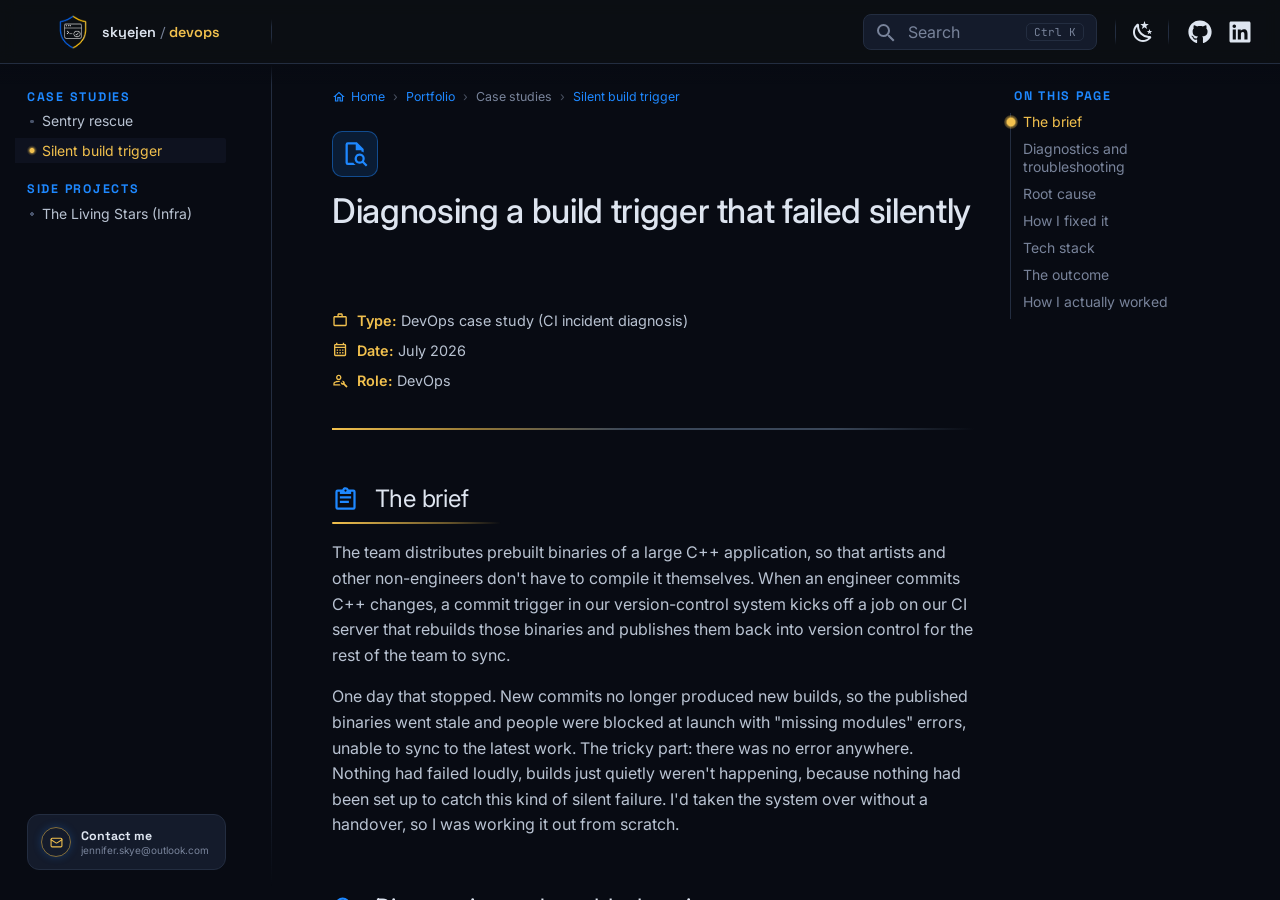
<file: portfolio/ugs-trigger/index.html>
<!doctype html>
<html lang="en" class="no-js">
  <head>
    
      <meta charset="utf-8">
      <meta name="viewport" content="width=device-width,initial-scale=1">
      
        <meta name="description" content="DevOps portfolio and write-ups by Jen">
      
      
        <meta name="author" content="skyejen">
      
      
        <link rel="canonical" href="https://skyejen.github.io/devops/portfolio/ugs-trigger/">
      
      
        <link rel="prev" href="../sentry-rescue/">
      
      
        <link rel="next" href="../living-stars/">
      
      
        
      
      
      <link rel="icon" href="../../images/devops-v1.png">
      <meta name="generator" content="mkdocs-1.6.1, mkdocs-material-9.7.7">
    
    
      
        <title>Silent build trigger - skyejen / devops</title>
      
    
    
      <link rel="stylesheet" href="../../assets/stylesheets/main.ec1eaa64.min.css">
      
        
        <link rel="stylesheet" href="../../assets/stylesheets/palette.ab4e12ef.min.css">
      
      


    
    
      
    
    
      
        
        
        <link rel="preconnect" href="https://fonts.gstatic.com" crossorigin>
        <link rel="stylesheet" href="https://fonts.googleapis.com/css?family=Inter:300,300i,400,400i,700,700i%7CJetBrains+Mono:400,400i,700,700i&display=fallback">
        <style>:root{--md-text-font:"Inter";--md-code-font:"JetBrains Mono"}</style>
      
    
    
      <link rel="stylesheet" href="../../sj-theme/extra.css">
    
    <script>__md_scope=new URL("../..",location),__md_hash=e=>[...e].reduce(((e,_)=>(e<<5)-e+_.charCodeAt(0)),0),__md_get=(e,_=localStorage,t=__md_scope)=>JSON.parse(_.getItem(t.pathname+"."+e)),__md_set=(e,_,t=localStorage,a=__md_scope)=>{try{t.setItem(a.pathname+"."+e,JSON.stringify(_))}catch(e){}}</script>
    
      

    
    
  <link rel="preconnect" href="https://fonts.googleapis.com">
  <link rel="preconnect" href="https://fonts.gstatic.com" crossorigin>
  <link rel="stylesheet" href="https://fonts.googleapis.com/css2?family=Space+Grotesk:wght@400;500;600;700&display=swap">
  <script>
    /* apply saved night mode before first paint */
    if (localStorage.getItem("sj-night") === "1") {
      document.documentElement.classList.add("sj-night");
    }
  </script><meta property="og:type" content="website">
  <meta property="og:site_name" content="skyejen / devops">
  <meta property="og:title" content="Silent build trigger — skyejen / devops">
  <meta property="og:description" content="DevOps portfolio and write-ups by Jen">
  <meta property="og:image" content="https://skyejen.github.io/devops/images/devops-v1.png">
  <meta property="og:url" content="https://skyejen.github.io/devops/portfolio/ugs-trigger/">
  <meta name="twitter:card" content="summary">
  <meta name="twitter:title" content="Silent build trigger — skyejen / devops">
  <meta name="twitter:description" content="DevOps portfolio and write-ups by Jen">
  <meta name="twitter:image" content="https://skyejen.github.io/devops/images/devops-v1.png">

  </head>
  
  
    
    
      
    
    
    
    
    <body dir="ltr" data-md-color-scheme="slate" data-md-color-primary="custom" data-md-color-accent="custom">
  
    
    <input class="md-toggle" data-md-toggle="drawer" type="checkbox" id="__drawer" autocomplete="off">
    <input class="md-toggle" data-md-toggle="search" type="checkbox" id="__search" autocomplete="off">
    <label class="md-overlay" for="__drawer"></label>
    <div data-md-component="skip">
      
        
        <a href="#diagnosing-a-build-trigger-that-failed-silently" class="md-skip">
          Skip to content
        </a>
      
    </div>
    <div data-md-component="announce">
      
    </div>
    
    
      

  

<header class="md-header md-header--shadow" data-md-component="header">
  <nav class="md-header__inner md-grid" aria-label="Header">
    <label class="md-header__button md-icon" for="__drawer">
      
      <svg xmlns="http://www.w3.org/2000/svg" viewBox="0 0 24 24"><path d="M3 6h18v2H3zm0 5h18v2H3zm0 5h18v2H3z"/></svg>
    </label>
    <div class="sj-brand">
      <a href="../.." title="skyejen / devops" class="md-header__button md-logo" aria-label="skyejen / devops" data-md-component="logo">
        
  <img src="../../images/devops-v1.png" alt="logo">

      </a>
      <div class="md-header__title sj-header-title">
        <div class="md-header__ellipsis">
          <div class="md-header__topic">
            <span class="md-ellipsis">
              <a class="sj-user" href="https://skyejen.github.io" title="skyejen">skyejen</a>
              <span class="sj-slash">/</span>
              <a class="sj-repo" href="../.." title="Home">devops</a>
            </span>
          </div>
        </div>
      </div>
    </div>
    
      
      
        <label class="md-header__button md-icon" for="__search">
          
          <svg xmlns="http://www.w3.org/2000/svg" viewBox="0 0 24 24"><path d="M9.5 3A6.5 6.5 0 0 1 16 9.5c0 1.61-.59 3.09-1.56 4.23l.27.27h.79l5 5-1.5 1.5-5-5v-.79l-.27-.27A6.52 6.52 0 0 1 9.5 16 6.5 6.5 0 0 1 3 9.5 6.5 6.5 0 0 1 9.5 3m0 2C7 5 5 7 5 9.5S7 14 9.5 14 14 12 14 9.5 12 5 9.5 5"/></svg>
        </label>
        <div class="md-search" data-md-component="search" role="dialog">
  <label class="md-search__overlay" for="__search"></label>
  <div class="md-search__inner" role="search">
    <form class="md-search__form" name="search">
      <input type="text" class="md-search__input" name="query" aria-label="Search" placeholder="Search" autocapitalize="off" autocorrect="off" autocomplete="off" spellcheck="false" data-md-component="search-query" required>
      <label class="md-search__icon md-icon" for="__search">
        
        <svg xmlns="http://www.w3.org/2000/svg" viewBox="0 0 24 24"><path d="M9.5 3A6.5 6.5 0 0 1 16 9.5c0 1.61-.59 3.09-1.56 4.23l.27.27h.79l5 5-1.5 1.5-5-5v-.79l-.27-.27A6.52 6.52 0 0 1 9.5 16 6.5 6.5 0 0 1 3 9.5 6.5 6.5 0 0 1 9.5 3m0 2C7 5 5 7 5 9.5S7 14 9.5 14 14 12 14 9.5 12 5 9.5 5"/></svg>
        
        <svg xmlns="http://www.w3.org/2000/svg" viewBox="0 0 24 24"><path d="M20 11v2H8l5.5 5.5-1.42 1.42L4.16 12l7.92-7.92L13.5 5.5 8 11z"/></svg>
      </label>
      <nav class="md-search__options" aria-label="Search">
        
        <button type="reset" class="md-search__icon md-icon" title="Clear" aria-label="Clear" tabindex="-1">
          
          <svg xmlns="http://www.w3.org/2000/svg" viewBox="0 0 24 24"><path d="M19 6.41 17.59 5 12 10.59 6.41 5 5 6.41 10.59 12 5 17.59 6.41 19 12 13.41 17.59 19 19 17.59 13.41 12z"/></svg>
        </button>
      </nav>
      
        <div class="md-search__suggest" data-md-component="search-suggest"></div>
      
    </form>
    <div class="md-search__output">
      <div class="md-search__scrollwrap" tabindex="0" data-md-scrollfix>
        <div class="md-search-result" data-md-component="search-result">
          <div class="md-search-result__meta">
            Initializing search
          </div>
          <ol class="md-search-result__list" role="presentation"></ol>
        </div>
      </div>
    </div>
  </div>
</div>
      
    
    <button class="md-header__button md-icon sj-night-toggle" title="Toggle night mode" aria-label="Toggle night mode" type="button">
      <svg xmlns="http://www.w3.org/2000/svg" viewBox="0 0 24 24"><path d="m17.75 4.09-2.53 1.94.91 3.06-2.63-1.81-2.63 1.81.91-3.06-2.53-1.94L12.44 4l1.06-3 1.06 3zm3.5 6.91-1.64 1.25.59 1.98-1.7-1.17-1.7 1.17.59-1.98L15.75 11l2.06-.05L18.5 9l.69 1.95zm-2.28 4.95c.83-.08 1.72 1.1 1.19 1.85-.32.45-.66.87-1.08 1.27C15.17 23 8.84 23 4.94 19.07c-3.91-3.9-3.91-10.24 0-14.14.4-.4.82-.76 1.27-1.08.75-.53 1.93.36 1.85 1.19-.27 2.86.69 5.83 2.89 8.02a9.96 9.96 0 0 0 8.02 2.89m-1.64 2.02a12.08 12.08 0 0 1-7.8-3.47c-2.17-2.19-3.33-5-3.49-7.82-2.81 3.14-2.7 7.96.31 10.98 3.02 3.01 7.84 3.12 10.98.31"/></svg>
    </button>
    
      <div class="md-header__source">
        <a href="https://github.com/skyejen/devops" title="Go to repository" class="md-source" data-md-component="source">
  <div class="md-source__icon md-icon">
    
    <svg xmlns="http://www.w3.org/2000/svg" viewBox="0 0 512 512"><!--! Font Awesome Free 7.1.0 by @fontawesome - https://fontawesome.com License - https://fontawesome.com/license/free (Icons: CC BY 4.0, Fonts: SIL OFL 1.1, Code: MIT License) Copyright 2025 Fonticons, Inc.--><path d="M173.9 397.4c0 2-2.3 3.6-5.2 3.6-3.3.3-5.6-1.3-5.6-3.6 0-2 2.3-3.6 5.2-3.6 3-.3 5.6 1.3 5.6 3.6m-31.1-4.5c-.7 2 1.3 4.3 4.3 4.9 2.6 1 5.6 0 6.2-2s-1.3-4.3-4.3-5.2c-2.6-.7-5.5.3-6.2 2.3m44.2-1.7c-2.9.7-4.9 2.6-4.6 4.9.3 2 2.9 3.3 5.9 2.6 2.9-.7 4.9-2.6 4.6-4.6-.3-1.9-3-3.2-5.9-2.9M252.8 8C114.1 8 8 113.3 8 252c0 110.9 69.8 205.8 169.5 239.2 12.8 2.3 17.3-5.6 17.3-12.1 0-6.2-.3-40.4-.3-61.4 0 0-70 15-84.7-29.8 0 0-11.4-29.1-27.8-36.6 0 0-22.9-15.7 1.6-15.4 0 0 24.9 2 38.6 25.8 21.9 38.6 58.6 27.5 72.9 20.9 2.3-16 8.8-27.1 16-33.7-55.9-6.2-112.3-14.3-112.3-110.5 0-27.5 7.6-41.3 23.6-58.9-2.6-6.5-11.1-33.3 2.6-67.9 20.9-6.5 69 27 69 27 20-5.6 41.5-8.5 62.8-8.5s42.8 2.9 62.8 8.5c0 0 48.1-33.6 69-27 13.7 34.7 5.2 61.4 2.6 67.9 16 17.7 25.8 31.5 25.8 58.9 0 96.5-58.9 104.2-114.8 110.5 9.2 7.9 17 22.9 17 46.4 0 33.7-.3 75.4-.3 83.6 0 6.5 4.6 14.4 17.3 12.1C436.2 457.8 504 362.9 504 252 504 113.3 391.5 8 252.8 8M105.2 352.9c-1.3 1-1 3.3.7 5.2 1.6 1.6 3.9 2.3 5.2 1 1.3-1 1-3.3-.7-5.2-1.6-1.6-3.9-2.3-5.2-1m-10.8-8.1c-.7 1.3.3 2.9 2.3 3.9 1.6 1 3.6.7 4.3-.7.7-1.3-.3-2.9-2.3-3.9-2-.6-3.6-.3-4.3.7m32.4 35.6c-1.6 1.3-1 4.3 1.3 6.2 2.3 2.3 5.2 2.6 6.5 1 1.3-1.3.7-4.3-1.3-6.2-2.2-2.3-5.2-2.6-6.5-1m-11.4-14.7c-1.6 1-1.6 3.6 0 5.9s4.3 3.3 5.6 2.3c1.6-1.3 1.6-3.9 0-6.2-1.4-2.3-4-3.3-5.6-2"/></svg>
  </div>
  <div class="md-source__repository">
    skyejen/devops
  </div>
</a>
      </div>
    
    <a class="md-header__button md-icon sj-linkedin" href="https://www.linkedin.com/in/skyejen/" title="LinkedIn" rel="noopener" target="_blank">
      <svg xmlns="http://www.w3.org/2000/svg" viewBox="0 0 448 512"><!--! Font Awesome Free 7.1.0 by @fontawesome - https://fontawesome.com License - https://fontawesome.com/license/free (Icons: CC BY 4.0, Fonts: SIL OFL 1.1, Code: MIT License) Copyright 2025 Fonticons, Inc.--><path d="M416 32H31.9C14.3 32 0 46.5 0 64.3v383.4C0 465.5 14.3 480 31.9 480H416c17.6 0 32-14.5 32-32.3V64.3c0-17.8-14.4-32.3-32-32.3M135.4 416H69V202.2h66.5V416zM102.2 96a38.5 38.5 0 1 1 0 77 38.5 38.5 0 1 1 0-77m282.1 320h-66.4V312c0-24.8-.5-56.7-34.5-56.7-34.6 0-39.9 27-39.9 54.9V416h-66.4V202.2h63.7v29.2h.9c8.9-16.8 30.6-34.5 62.9-34.5 67.2 0 79.7 44.3 79.7 101.9z"/></svg>
    </a>
  </nav>
</header>
    
    <div class="md-container" data-md-component="container">
      
      
        
          
        
      
      <main class="md-main" data-md-component="main">
        <div class="md-main__inner md-grid">
          
  
    
    <div class="md-sidebar md-sidebar--primary" data-md-component="sidebar" data-md-type="navigation" >
      <div class="md-sidebar__scrollwrap">
        <div class="md-sidebar__inner">
          


<nav class="md-nav md-nav--primary" aria-label="Navigation" data-md-level="0">
  <label class="md-nav__title" for="__drawer">
    <a href="../.." title="skyejen / devops" class="md-nav__button md-logo" aria-label="skyejen / devops" data-md-component="logo">
      
  <img src="../../images/devops-v1.png" alt="logo">

    </a>
    <span class="sj-slash">/</span><a class="sj-repo" href="../.." title="Home">devops</a>
  </label>
  
    <div class="md-nav__source">
      <a href="https://github.com/skyejen/devops" title="Go to repository" class="md-source" data-md-component="source">
  <div class="md-source__icon md-icon">
    
    <svg xmlns="http://www.w3.org/2000/svg" viewBox="0 0 512 512"><!--! Font Awesome Free 7.1.0 by @fontawesome - https://fontawesome.com License - https://fontawesome.com/license/free (Icons: CC BY 4.0, Fonts: SIL OFL 1.1, Code: MIT License) Copyright 2025 Fonticons, Inc.--><path d="M173.9 397.4c0 2-2.3 3.6-5.2 3.6-3.3.3-5.6-1.3-5.6-3.6 0-2 2.3-3.6 5.2-3.6 3-.3 5.6 1.3 5.6 3.6m-31.1-4.5c-.7 2 1.3 4.3 4.3 4.9 2.6 1 5.6 0 6.2-2s-1.3-4.3-4.3-5.2c-2.6-.7-5.5.3-6.2 2.3m44.2-1.7c-2.9.7-4.9 2.6-4.6 4.9.3 2 2.9 3.3 5.9 2.6 2.9-.7 4.9-2.6 4.6-4.6-.3-1.9-3-3.2-5.9-2.9M252.8 8C114.1 8 8 113.3 8 252c0 110.9 69.8 205.8 169.5 239.2 12.8 2.3 17.3-5.6 17.3-12.1 0-6.2-.3-40.4-.3-61.4 0 0-70 15-84.7-29.8 0 0-11.4-29.1-27.8-36.6 0 0-22.9-15.7 1.6-15.4 0 0 24.9 2 38.6 25.8 21.9 38.6 58.6 27.5 72.9 20.9 2.3-16 8.8-27.1 16-33.7-55.9-6.2-112.3-14.3-112.3-110.5 0-27.5 7.6-41.3 23.6-58.9-2.6-6.5-11.1-33.3 2.6-67.9 20.9-6.5 69 27 69 27 20-5.6 41.5-8.5 62.8-8.5s42.8 2.9 62.8 8.5c0 0 48.1-33.6 69-27 13.7 34.7 5.2 61.4 2.6 67.9 16 17.7 25.8 31.5 25.8 58.9 0 96.5-58.9 104.2-114.8 110.5 9.2 7.9 17 22.9 17 46.4 0 33.7-.3 75.4-.3 83.6 0 6.5 4.6 14.4 17.3 12.1C436.2 457.8 504 362.9 504 252 504 113.3 391.5 8 252.8 8M105.2 352.9c-1.3 1-1 3.3.7 5.2 1.6 1.6 3.9 2.3 5.2 1 1.3-1 1-3.3-.7-5.2-1.6-1.6-3.9-2.3-5.2-1m-10.8-8.1c-.7 1.3.3 2.9 2.3 3.9 1.6 1 3.6.7 4.3-.7.7-1.3-.3-2.9-2.3-3.9-2-.6-3.6-.3-4.3.7m32.4 35.6c-1.6 1.3-1 4.3 1.3 6.2 2.3 2.3 5.2 2.6 6.5 1 1.3-1.3.7-4.3-1.3-6.2-2.2-2.3-5.2-2.6-6.5-1m-11.4-14.7c-1.6 1-1.6 3.6 0 5.9s4.3 3.3 5.6 2.3c1.6-1.3 1.6-3.9 0-6.2-1.4-2.3-4-3.3-5.6-2"/></svg>
  </div>
  <div class="md-source__repository">
    skyejen/devops
  </div>
</a>
    </div>
  
  <ul class="md-nav__list" data-md-scrollfix>
    
      
    
      
        
          
        
          
            
  
  
    
  
  
  
    
    
      
        
      
        
      
    
    
    
      
        
        
      
    
    
    <li class="md-nav__item md-nav__item--active md-nav__item--section md-nav__item--nested">
      
        
        
        <input class="md-nav__toggle md-toggle " type="checkbox" id="__nav_2_2" checked>
        
          
          <label class="md-nav__link" for="__nav_2_2" id="__nav_2_2_label" tabindex="">
            
  
  
  <span class="md-ellipsis">
    
  
    Case studies
  

    
  </span>
  
  

            <span class="md-nav__icon md-icon"></span>
          </label>
        
        <nav class="md-nav" data-md-level="1" aria-labelledby="__nav_2_2_label" aria-expanded="true">
          <label class="md-nav__title" for="__nav_2_2">
            <span class="md-nav__icon md-icon"></span>
            
  
    Case studies
  

          </label>
          <ul class="md-nav__list" data-md-scrollfix>
            
              
                
  
  
  
  
    <li class="md-nav__item">
      <a href="../sentry-rescue/" class="md-nav__link">
        
  
  
  <span class="md-ellipsis">
    
  
    Sentry rescue
  

    
  </span>
  
  

      </a>
    </li>
  

              
            
              
                
  
  
    
  
  
  
    <li class="md-nav__item md-nav__item--active">
      
      <input class="md-nav__toggle md-toggle" type="checkbox" id="__toc">
      
      
        
      
      
        <label class="md-nav__link md-nav__link--active" for="__toc">
          
  
  
  <span class="md-ellipsis">
    
  
    Silent build trigger
  

    
  </span>
  
  

          <span class="md-nav__icon md-icon"></span>
        </label>
      
      <a href="./" class="md-nav__link md-nav__link--active">
        
  
  
  <span class="md-ellipsis">
    
  
    Silent build trigger
  

    
  </span>
  
  

      </a>
      
        

<nav class="md-nav md-nav--secondary" aria-label="Table of contents">
  
  
  
    
  
  
    <label class="md-nav__title" for="__toc">
      <span class="md-nav__icon md-icon"></span>
      Table of contents
    </label>
    <ul class="md-nav__list" data-md-scrollfix>
      
        <li class="md-nav__item">
  <a href="#the-brief" class="md-nav__link">
    <span class="md-ellipsis">
      
        The brief
      
    </span>
  </a>
  
</li>
      
        <li class="md-nav__item">
  <a href="#diagnostics-and-troubleshooting" class="md-nav__link">
    <span class="md-ellipsis">
      
        Diagnostics and troubleshooting
      
    </span>
  </a>
  
</li>
      
        <li class="md-nav__item">
  <a href="#root-cause" class="md-nav__link">
    <span class="md-ellipsis">
      
        Root cause
      
    </span>
  </a>
  
</li>
      
        <li class="md-nav__item">
  <a href="#how-i-fixed-it" class="md-nav__link">
    <span class="md-ellipsis">
      
        How I fixed it
      
    </span>
  </a>
  
</li>
      
        <li class="md-nav__item">
  <a href="#tech-stack" class="md-nav__link">
    <span class="md-ellipsis">
      
        Tech stack
      
    </span>
  </a>
  
</li>
      
        <li class="md-nav__item">
  <a href="#the-outcome" class="md-nav__link">
    <span class="md-ellipsis">
      
        The outcome
      
    </span>
  </a>
  
</li>
      
        <li class="md-nav__item">
  <a href="#how-i-actually-worked-on-this" class="md-nav__link">
    <span class="md-ellipsis">
      
        How I actually worked
      
    </span>
  </a>
  
</li>
      
    </ul>
  
</nav>
      
    </li>
  

              
            
          </ul>
        </nav>
      
    </li>
  

          
        
          
            
  
  
  
  
    
    
      
        
      
    
    
    
      
        
        
      
    
    
    <li class="md-nav__item md-nav__item--section md-nav__item--nested">
      
        
        
        <input class="md-nav__toggle md-toggle " type="checkbox" id="__nav_2_3" >
        
          
          <label class="md-nav__link" for="__nav_2_3" id="__nav_2_3_label" tabindex="">
            
  
  
  <span class="md-ellipsis">
    
  
    Side projects
  

    
  </span>
  
  

            <span class="md-nav__icon md-icon"></span>
          </label>
        
        <nav class="md-nav" data-md-level="1" aria-labelledby="__nav_2_3_label" aria-expanded="false">
          <label class="md-nav__title" for="__nav_2_3">
            <span class="md-nav__icon md-icon"></span>
            
  
    Side projects
  

          </label>
          <ul class="md-nav__list" data-md-scrollfix>
            
              
                
  
  
  
  
    <li class="md-nav__item">
      <a href="../living-stars/" class="md-nav__link">
        
  
  
  <span class="md-ellipsis">
    
  
    The Living Stars (Infra)
  

    
  </span>
  
  

      </a>
    </li>
  

              
            
          </ul>
        </nav>
      
    </li>
  

          
        
      
    
  </ul>
</nav>
        </div>
      </div>
      <a class="sj-side-card" href="mailto:jennifer.skye@outlook.com" title="Email me">
        <span class="sj-side-card-logo">
          <svg viewBox="0 0 24 24" width="20" height="20" fill="none" stroke="currentColor" stroke-width="2" stroke-linecap="round" stroke-linejoin="round">
            <rect x="2" y="4" width="20" height="16" rx="2"></rect>
            <path d="m22 7-8.97 5.7a1.94 1.94 0 0 1-2.06 0L2 7"></path>
          </svg>
        </span>
        <span><strong>Contact me</strong><em>jennifer.skye@outlook.com</em></span>
      </a>
    </div>
    <script>
      (function () {
        /* expand learning paths before first paint (no flash) */
        document.querySelectorAll(".md-sidebar--primary .md-nav__item--section > nav > ul > li.md-nav__item--nested > input.md-nav__toggle")
          .forEach(function (t) { t.checked = true; });
        /* remember which sections the user opened (survives navigation) */
        var KEY = "sj-nav-open";
        var toggles = document.querySelectorAll(".md-sidebar--primary input.md-nav__toggle");
        try {
          JSON.parse(sessionStorage.getItem(KEY) || "[]").forEach(function (id) {
            var t = document.getElementById(id);
            if (t) t.checked = true;
          });
        } catch (e) {}
        var persist = function () {
          var open = [];
          toggles.forEach(function (t) { if (t.checked && t.id) open.push(t.id); });
          sessionStorage.setItem(KEY, JSON.stringify(open));
        };
        toggles.forEach(function (t) { t.addEventListener("change", persist); });
        persist();
      })();
    </script>
  
  
    
    <div class="md-sidebar md-sidebar--secondary" data-md-component="sidebar" data-md-type="toc" >
      <div class="md-sidebar__scrollwrap">
        <div class="md-sidebar__inner">
          

<nav class="md-nav md-nav--secondary" aria-label="Table of contents">
  
  
  
    
  
  
    <label class="md-nav__title" for="__toc">
      <span class="md-nav__icon md-icon"></span>
      Table of contents
    </label>
    <ul class="md-nav__list" data-md-scrollfix>
      
        <li class="md-nav__item">
  <a href="#the-brief" class="md-nav__link">
    <span class="md-ellipsis">
      
        The brief
      
    </span>
  </a>
  
</li>
      
        <li class="md-nav__item">
  <a href="#diagnostics-and-troubleshooting" class="md-nav__link">
    <span class="md-ellipsis">
      
        Diagnostics and troubleshooting
      
    </span>
  </a>
  
</li>
      
        <li class="md-nav__item">
  <a href="#root-cause" class="md-nav__link">
    <span class="md-ellipsis">
      
        Root cause
      
    </span>
  </a>
  
</li>
      
        <li class="md-nav__item">
  <a href="#how-i-fixed-it" class="md-nav__link">
    <span class="md-ellipsis">
      
        How I fixed it
      
    </span>
  </a>
  
</li>
      
        <li class="md-nav__item">
  <a href="#tech-stack" class="md-nav__link">
    <span class="md-ellipsis">
      
        Tech stack
      
    </span>
  </a>
  
</li>
      
        <li class="md-nav__item">
  <a href="#the-outcome" class="md-nav__link">
    <span class="md-ellipsis">
      
        The outcome
      
    </span>
  </a>
  
</li>
      
        <li class="md-nav__item">
  <a href="#how-i-actually-worked-on-this" class="md-nav__link">
    <span class="md-ellipsis">
      
        How I actually worked
      
    </span>
  </a>
  
</li>
      
    </ul>
  
</nav>
        </div>
      </div>
    </div>
  

          
            <div class="md-content" data-md-component="content">
              
              <article class="md-content__inner md-typeset">
                
  
    
    <nav class="sj-crumbs" aria-label="breadcrumb">
      <a href="../..">
        <span class="twemoji"><svg xmlns="http://www.w3.org/2000/svg" viewBox="0 0 24 24"><path d="m12 5.69 5 4.5V18h-2v-6H9v6H7v-7.81zM12 3 2 12h3v8h6v-6h2v6h6v-8h3"/></svg></span>
        Home
      </a>
      
        
        <span class="sj-crumbs-sep">›</span>
        
          
            
          
            
          
            
          
        
        
          <a class="sj-crumb" href="../">Portfolio</a>
        
      
        
        <span class="sj-crumbs-sep">›</span>
        
          
            
          
            
          
        
        
          <span class="sj-crumb">Case studies</span>
        
      
      
        <span class="sj-crumbs-sep">›</span>
        <span class="sj-crumb sj-crumb--current">Silent build trigger</span>
      
    </nav>
  
  
                  


  
  


<h1 id="diagnosing-a-build-trigger-that-failed-silently"><span class="twemoji"><svg xmlns="http://www.w3.org/2000/svg" viewBox="0 0 24 24"><path d="M14 2H6a2 2 0 0 0-2 2v16a2 2 0 0 0 2 2h7c-.41-.25-.8-.56-1.14-.9-.33-.33-.61-.7-.86-1.1H6V4h7v5h5v1.18c.71.16 1.39.43 2 .82V8zm6.31 16.9c1.33-2.11.69-4.9-1.4-6.22-2.11-1.33-4.91-.68-6.22 1.4-1.34 2.11-.69 4.89 1.4 6.22 1.46.93 3.32.93 4.79.02L22 23.39 23.39 22zm-3.81.1a2.5 2.5 0 0 1-2.5-2.5 2.5 2.5 0 0 1 2.5-2.5 2.5 2.5 0 0 1 2.5 2.5 2.5 2.5 0 0 1-2.5 2.5"/></svg></span> Diagnosing a build trigger that failed silently<a class="headerlink" href="#diagnosing-a-build-trigger-that-failed-silently" title="Permanent link">&para;</a></h1>
<div class="sj-meta">
<p><span class="twemoji"><svg xmlns="http://www.w3.org/2000/svg" viewBox="0 0 24 24"><path d="M20 6c.58 0 1.05.2 1.42.59.38.41.58.86.58 1.41v11c0 .55-.2 1-.58 1.41-.37.39-.84.59-1.42.59H4c-.58 0-1.05-.2-1.42-.59C2.2 20 2 19.55 2 19V8c0-.55.2-1 .58-1.41C2.95 6.2 3.42 6 4 6h4V4c0-.58.2-1.05.58-1.42C8.95 2.2 9.42 2 10 2h4c.58 0 1.05.2 1.42.58.38.37.58.84.58 1.42v2zM4 8v11h16V8zm10-2V4h-4v2z"/></svg></span> <strong>Type:</strong> DevOps case study (CI incident diagnosis)</p>
<p><span class="twemoji"><svg xmlns="http://www.w3.org/2000/svg" viewBox="0 0 24 24"><path d="M7 11h2v2H7zm14-6v14c0 1.11-.89 2-2 2H5a2 2 0 0 1-2-2V5c0-1.1.9-2 2-2h1V1h2v2h8V1h2v2h1a2 2 0 0 1 2 2M5 7h14V5H5zm14 12V9H5v10zm-4-6v-2h2v2zm-4 0v-2h2v2zm-4 2h2v2H7zm8 2v-2h2v2zm-4 0v-2h2v2z"/></svg></span> <strong>Date:</strong> July 2026</p>
<p><span class="twemoji"><svg xmlns="http://www.w3.org/2000/svg" viewBox="0 0 24 24"><path d="m22.9 21.2-4.1-4.1c.4-1 .2-2.3-.7-3.1-.9-.9-2.2-1.1-3.3-.6l1.9 1.9-1.4 1.4-2-2c-.5 1.1-.3 2.4.6 3.4.9.9 2.1 1.1 3.1.7l4.1 4.1c.2.2.5.2.6 0l1-1c.3-.3.3-.6.2-.7M10 12c2.2 0 4-1.8 4-4s-1.8-4-4-4-4 1.8-4 4 1.8 4 4 4m0-6c1.1 0 2 .9 2 2s-.9 2-2 2-2-.9-2-2 .9-2 2-2m3 14H2v-3c0-2.7 5.3-4 8-4 .5 0 1.2.1 1.9.2-.4.5-.6 1.1-.8 1.8-.4 0-.7-.1-1.1-.1-3 0-6.1 1.5-6.1 2.1v1.1h7.6c.3.8.9 1.4 1.5 1.9"/></svg></span> <strong>Role:</strong> DevOps</p>
</div>
<hr />
<h2 id="the-brief"><span class="twemoji"><svg xmlns="http://www.w3.org/2000/svg" viewBox="0 0 24 24"><path d="M19 3h-4.18C14.25 1.44 12.53.64 11 1.2c-.86.3-1.5.96-1.82 1.8H5a2 2 0 0 0-2 2v14a2 2 0 0 0 2 2h14a2 2 0 0 0 2-2V5a2 2 0 0 0-2-2m-7 0a1 1 0 0 1 1 1 1 1 0 0 1-1 1 1 1 0 0 1-1-1 1 1 0 0 1 1-1M7 7h10V5h2v14H5V5h2zm10 4H7V9h10zm-2 4H7v-2h8z"/></svg></span> The brief<a class="headerlink" href="#the-brief" title="Permanent link">&para;</a></h2>
<p>The team distributes prebuilt binaries of a large C++ application, so that artists and other non-engineers don't have to compile it themselves. When an engineer commits C++ changes, a commit trigger in our version-control system kicks off a job on our CI server that rebuilds those binaries and publishes them back into version control for the rest of the team to sync.</p>
<p>One day that stopped. New commits no longer produced new builds, so the published binaries went stale and people were blocked at launch with "missing modules" errors, unable to sync to the latest work. The tricky part: there was no error anywhere. Nothing had failed loudly, builds just quietly weren't happening, because nothing had been set up to catch this kind of silent failure. I'd taken the system over without a handover, so I was working it out from scratch.</p>
<h2 id="diagnostics-and-troubleshooting"><span class="twemoji"><svg xmlns="http://www.w3.org/2000/svg" viewBox="0 0 24 24"><path d="M9.5 3A6.5 6.5 0 0 1 16 9.5c0 1.61-.59 3.09-1.56 4.23l.27.27h.79l5 5-1.5 1.5-5-5v-.79l-.27-.27A6.52 6.52 0 0 1 9.5 16 6.5 6.5 0 0 1 3 9.5 6.5 6.5 0 0 1 9.5 3m0 2C7 5 5 7 5 9.5S7 14 9.5 14 14 12 14 9.5 12 5 9.5 5"/></svg></span> Diagnostics and troubleshooting<a class="headerlink" href="#diagnostics-and-troubleshooting" title="Permanent link">&para;</a></h2>
<p>My first priority was getting the team moving again, so I kicked off the build manually to push fresh binaries out to them. That also handed me my first clue: the manual run worked perfectly, even though the last automated build was days old. So the build machine and the pipeline were healthy, and the fault was upstream: something was no longer triggering the build, or the trigger was being rejected.</p>
<p>Then I traced the mechanism. A commit trigger runs a shell script on matching commits, and that script calls the CI server's remote-build API, authenticating as a specific user with an API token. Both the trigger definition and the script were intact and unchanged, so this wasn't a deleted trigger or an edited script.</p>
<p>The timing was the next clue. Builds had carried on working fine through the cloud provider's scheduled full-server reboot for a critical security patch. They only stopped later, right after the version-control service restarted on its own, when a routine <code>apt</code> update I ran for something unrelated triggered a restart of the services flagged as needing one, that service among them. So nobody had edited anything by hand. The restart had simply made an existing change take effect.</p>
<p>The step that cracked it was splitting the request in two. I authenticated to the CI server as the trigger's user against a read-only endpoint that just echoes who you are, and got a <code>200</code>: the account and token were valid, so "token revoked" was ruled out. Then I reproduced the actual build request and got a <code>403</code>, "missing the Build permission." So the issue was authorisation: the login was valid, but the account no longer had permission to start the build.</p>
<p>The permission model explained the rest. The CI server used a project-based permission model, and the trigger's user was never named in it explicitly. It had only ever been able to start builds through a broad "authenticated users can build" grant, and at some point that grant seems to have been narrowed to read-only. I couldn't tell exactly when or by whom, but the running service had kept working on its old state until the restart, which is when the narrowed permission finally bit. And because the trigger script always exited success, it swallowed the rejection, which is exactly why the whole thing failed invisibly for days.</p>
<h2 id="root-cause"><span class="twemoji"><svg xmlns="http://www.w3.org/2000/svg" viewBox="0 0 24 24"><path d="M12 2A10 10 0 0 0 2 12a10 10 0 0 0 10 10 10 10 0 0 0 10-10c0-1.16-.21-2.31-.61-3.39l-1.6 1.6c.14.59.21 1.19.21 1.79a8 8 0 0 1-8 8 8 8 0 0 1-8-8 8 8 0 0 1 8-8c.6 0 1.2.07 1.79.21L15.4 2.6C14.31 2.21 13.16 2 12 2m7 0-4 4v1.5l-2.55 2.55C12.3 10 12.15 10 12 10a2 2 0 0 0-2 2 2 2 0 0 0 2 2 2 2 0 0 0 2-2c0-.15 0-.3-.05-.45L16.5 9H18l4-4h-3zm-7 4a6 6 0 0 0-6 6 6 6 0 0 0 6 6 6 6 0 0 0 6-6h-2a4 4 0 0 1-4 4 4 4 0 0 1-4-4 4 4 0 0 1 4-4z"/></svg></span> Root cause<a class="headerlink" href="#root-cause" title="Permanent link">&para;</a></h2>
<p>The trigger authenticated as a departed engineer's account whose ability to start builds came only from a broad "authenticated users can build" permission. At some point that grant seems to have been reduced to read-only, and the change took full effect once the service restart cleared the old running state. From then on the trigger's build requests were rejected with a <code>403</code>, and the script's unconditional success-exit hid the rejection completely.</p>
<h2 id="how-i-fixed-it"><span class="twemoji"><svg xmlns="http://www.w3.org/2000/svg" viewBox="0 0 24 24"><path d="m22.61 19-9.08-9.09c.93-2.34.47-5.1-1.44-7C9.79.61 6.21.4 3.66 2.26L7.5 6.11 6.08 7.5 2.25 3.69C.39 6.23.6 9.82 2.9 12.11c1.86 1.86 4.57 2.35 6.89 1.48l9.11 9.11c.39.39 1.02.39 1.41 0l2.3-2.3c.39-.4.39-1.01 0-1.4m-3 1.59-9.46-9.46c-.61.45-1.29.72-2 .82-1.36.2-2.79-.21-3.83-1.25C3.37 9.76 2.93 8.5 3 7.26l3.09 3.09 4.24-4.24L7.24 3c1.26-.05 2.49.39 3.44 1.33a4.47 4.47 0 0 1 1.24 3.96 4.35 4.35 0 0 1-.88 1.96l9.46 9.45z"/></svg></span> How I fixed it<a class="headerlink" href="#how-i-fixed-it" title="Permanent link">&para;</a></h2>
<p>The steer was to get this pipeline working again, not to re-engineer it, since the team was already moving away from this workflow. So the priority was restoring service, and I captured the durable hardening as tracked follow-ups.</p>
<ul>
<li>Restored service the least-privilege way: granted the account Build and Read on that one job only, not admin, putting it back to a known-good state without over-granting.</li>
<li>Verified end to end with a test commit: I committed a harmless placeholder file under a watched source path, then watched the trigger fire and the CI server queue the build on its own, confirming the full chain (commit to trigger to script to build) worked automatically again.</li>
<li>Logged the underlying fragilities as follow-ups for when the pipeline is prioritised again: move the trigger onto a dedicated service account rather than a person's, stop hardcoding the API token in a readable script, and make the script surface failures instead of exiting success silently.</li>
</ul>
<h2 id="tech-stack"><span class="twemoji"><svg xmlns="http://www.w3.org/2000/svg" viewBox="0 0 24 24"><path d="M20 8h-3V6c0-1.1-.9-2-2-2H9c-1.1 0-2 .9-2 2v2H4c-1.1 0-2 .9-2 2v10h20V10c0-1.1-.9-2-2-2M9 6h6v2H9zm11 12H4v-3h2v1h2v-1h8v1h2v-1h2zm-2-5v-1h-2v1H8v-1H6v1H4v-3h16v3z"/></svg></span> Tech stack<a class="headerlink" href="#tech-stack" title="Permanent link">&para;</a></h2>
<p>Commit-based triggers in version control, a CI server and its remote-build API, HTTP and API debugging with <code>curl</code> (status codes and authenticated requests), authentication versus authorisation in a project-based permission model, Linux server diagnostics, hypothesis-driven bisection to isolate the failing layer, prebuilt-binary distribution, and clear documentation.</p>
<h2 id="the-outcome"><span class="twemoji"><svg xmlns="http://www.w3.org/2000/svg" viewBox="0 0 24 24"><path d="M12 2C6.5 2 2 6.5 2 12s4.5 10 10 10 10-4.5 10-10S17.5 2 12 2m0 18c-4.41 0-8-3.59-8-8s3.59-8 8-8 8 3.59 8 8-3.59 8-8 8m4.59-12.42L10 14.17l-2.59-2.58L6 13l4 4 8-8z"/></svg></span> The outcome<a class="headerlink" href="#the-outcome" title="Permanent link">&para;</a></h2>
<p>The team was unblocked first, and the automation was restored and verified working end to end the same day. The "it just stopped for no reason" turned out to be a silent <code>403</code>: the account's permission to start builds had quietly been narrowed, and a routine restart made it take effect. The deeper weaknesses (a departed employee's account used as a service identity, a plaintext token, and a failure mode that hid itself) were documented and ticketed for a proper fix.</p>
<h2 id="how-i-actually-worked-on-this"><span class="twemoji"><svg xmlns="http://www.w3.org/2000/svg" viewBox="0 0 24 24"><path d="M17.5 15.5c0 1.11-.89 2-2 2s-2-.89-2-2 .9-2 2-2 2 .9 2 2m-9-2c-1.1 0-2 .9-2 2s.9 2 2 2 2-.89 2-2-.89-2-2-2M23 15v3c0 .55-.45 1-1 1h-1v1c0 1.11-.89 2-2 2H5a2 2 0 0 1-2-2v-1H2c-.55 0-1-.45-1-1v-3c0-.55.45-1 1-1h1c0-3.87 3.13-7 7-7h1V5.73c-.6-.34-1-.99-1-1.73 0-1.1.9-2 2-2s2 .9 2 2c0 .74-.4 1.39-1 1.73V7h1c3.87 0 7 3.13 7 7h1c.55 0 1 .45 1 1m-2 1h-2v-2c0-2.76-2.24-5-5-5h-4c-2.76 0-5 2.24-5 5v2H3v1h2v3h14v-3h2z"/></svg></span> How I actually worked on this<a class="headerlink" href="#how-i-actually-worked-on-this" title="Permanent link">&para;</a></h2>
<p>I worked through this by pairing with AI as a real-time guide and rubber duck, both to move fast while people were blocked and to learn the concepts as I went (version-control triggers, how prebuilt binaries map to commits, the CI server's permission model, and the difference between authentication and authorisation). I drove every command and check myself, and I isolated the cause with evidence rather than guesswork: proving authentication was fine (a read-only identity check returning <code>200</code>) before checking authorisation (the build request returning <code>403</code>). Getting to work this openly with AI is one of the things I value about an AI-forward team, it lets me pick up unfamiliar systems quickly and actually understand them.</p>












                

              </article>
            </div>
          
          
<script>var target=document.getElementById(location.hash.slice(1));target&&target.name&&(target.checked=target.name.startsWith("__tabbed_"))</script>
        </div>
        
          <button type="button" class="md-top md-icon" data-md-component="top" hidden>
  
  <svg xmlns="http://www.w3.org/2000/svg" viewBox="0 0 24 24"><path d="M13 20h-2V8l-5.5 5.5-1.42-1.42L12 4.16l7.92 7.92-1.42 1.42L13 8z"/></svg>
  Back to top
</button>
        
      </main>
      
        <footer class="md-footer">
  
  <div class="md-footer-meta md-typeset">
    <div class="md-footer-meta__inner md-grid">
      <div class="md-copyright">
  
    <div class="md-copyright__highlight">
      <span class="md-copyright__highlight">© 2026 Jennifer Skye</span><span class="sj-copy-sep">&nbsp;·&nbsp;</span><span class="sj-copy-tag">stay curious. keep building.</span>
    </div>
  
  
</div>
      
    </div>
  </div>
</footer>
      
    </div>
    <div class="md-dialog" data-md-component="dialog">
      <div class="md-dialog__inner md-typeset"></div>
    </div>
    
    
    
      
      
      <script id="__config" type="application/json">{"annotate": null, "base": "../..", "features": ["navigation.sections", "navigation.indexes", "navigation.top", "search.highlight", "search.suggest", "content.code.copy", "toc.follow"], "search": "../../assets/javascripts/workers/search.2c215733.min.js", "tags": null, "translations": {"clipboard.copied": "Copied to clipboard", "clipboard.copy": "Copy to clipboard", "search.result.more.one": "1 more on this page", "search.result.more.other": "# more on this page", "search.result.none": "No matching documents", "search.result.one": "1 matching document", "search.result.other": "# matching documents", "search.result.placeholder": "Type to start searching", "search.result.term.missing": "Missing", "select.version": "Select version"}, "version": null}</script>
    
    
      <script src="../../assets/javascripts/bundle.d7400e89.min.js"></script>
      
        <script src="../../sj-theme/extra.js"></script>
      
    
  </body>
</html>
</file>
<file: sj-theme/extra.css>
/* ============================================================
   skyejen / cybersecurity — mockup theme
   Palette: bg #111317 · surface #171B20 · border #252B33
            primary (blue) #1E88FF · accent (gold) #F2C14E
   Type:    Space Grotesk (headings) · Inter (body) · JetBrains Mono (code)
   ============================================================ */

/* Space Grotesk is loaded via <link> in overrides/main.html (faster, no flash) */

/* ── Themed tooltips (native `title` moved to `data-sj-tip` by extra.js) ── */
[data-sj-tip] {
  position: relative;
}
[data-sj-tip]::after {
  content: attr(data-sj-tip);
  position: absolute;
  top: calc(100% + 8px);
  left: 50%;
  transform: translateX(-50%) translateY(-3px);
  background: var(--sj-surface);
  color: #e6cf94;   /* pale gold */
  border: 1px solid var(--sj-border);
  border-radius: 6px;
  padding: 0.22rem 0.5rem;
  font-family: var(--md-text-font-family, "Inter"), sans-serif;
  font-size: 0.62rem;
  font-weight: 400;
  line-height: 1.3;
  white-space: nowrap;
  letter-spacing: 0;
  text-transform: none;
  box-shadow: 0 6px 18px rgba(0, 0, 0, 0.45);
  opacity: 0;
  pointer-events: none;
  transition: opacity 0.14s ease, transform 0.14s ease;
  z-index: 100;
}
[data-sj-tip]::before {
  content: "";
  position: absolute;
  top: calc(100% + 3px);
  left: 50%;
  transform: translateX(-50%) translateY(-3px);
  border: 5px solid transparent;
  border-bottom-color: var(--sj-border);
  opacity: 0;
  pointer-events: none;
  transition: opacity 0.14s ease, transform 0.14s ease;
  z-index: 100;
}
[data-sj-tip]:hover::after,
[data-sj-tip]:hover::before,
[data-sj-tip]:focus-visible::after,
[data-sj-tip]:focus-visible::before {
  opacity: 1;
  transform: translateX(-50%) translateY(0);
}
/* Touch devices can't truly hover, but a tap leaves :hover "stuck", pinning the
   tooltip open until you tap elsewhere (e.g. the night toggle). Suppress the
   hover-triggered tooltip where there's no real hover; keyboard :focus-visible
   tooltips are unaffected, as is desktop. */
@media (hover: none) {
  [data-sj-tip]:hover::after,
  [data-sj-tip]:hover::before {
    opacity: 0;
    transform: translateX(-50%) translateY(-3px);
  }
}
/* upward variant for elements near the bottom of the viewport */
[data-sj-tip].sj-tip--up::after {
  top: auto;
  bottom: calc(100% + 8px);
}
[data-sj-tip].sj-tip--up::before {
  top: auto;
  bottom: calc(100% + 3px);
  border-bottom-color: transparent;
  border-top-color: var(--sj-border);
}
/* right-edge elements: keep the tooltip on-screen */
[data-sj-tip].sj-tip--left::after {
  left: auto;
  right: 0;
  transform: translateY(-3px);
}
[data-sj-tip].sj-tip--left::before {
  left: auto;
  right: 0.6rem;
  transform: translateY(-3px);
}
[data-sj-tip].sj-tip--left:hover::after,
[data-sj-tip].sj-tip--left:hover::before {
  transform: translateY(0);
}
/* cursor-following bubble for clipped cards (positioned by JS at the pointer) */
.sj-cursor-tip {
  position: fixed;
  top: 0;
  left: 0;
  z-index: 400;
  pointer-events: none;
  opacity: 0;
  transition: opacity 0.12s ease;
  max-width: 16rem;
  background: var(--sj-surface);
  color: #e6cf94;
  border: 1px solid var(--sj-border);
  border-radius: 6px;
  padding: 0.3rem 0.55rem;
  font-family: var(--md-text-font-family, "Inter"), sans-serif;
  font-size: 0.62rem;
  line-height: 1.4;
  box-shadow: 0 6px 18px rgba(0, 0, 0, 0.45);
}

/* subtle back link (matches the one on the Detective Buggy page) */
.md-typeset .sj-back {
  font-size: 0.8rem;
  color: var(--sj-text-dim);
}
.md-typeset .sj-back:hover {
  color: var(--sj-gold);
}
/* force-show (copy button "Copied!" feedback) — visible without hover */
[data-sj-tip].sj-tip--force::after,
[data-sj-tip].sj-tip--force::before {
  opacity: 1;
}
[data-sj-tip].sj-tip--force.sj-tip--left::after,
[data-sj-tip].sj-tip--force.sj-tip--left::before {
  transform: translateY(0);
}
/* wrapper that carries the tooltip for code buttons (keeps their icon intact) */
.sj-tip-wrap {
  display: inline-flex;
  align-items: center;
}
/* Unify header tooltips: Material sets .md-header__button:hover{opacity:.7},
   which creates a stacking context on hover and traps the tooltip behind the
   header line (the same bug .md-source had). Override so night toggle & LinkedIn
   tooltips sit fully opaque over the line, matching GitHub. */
.md-header__button:hover {
  opacity: 1;
}
/* Material shows a "Copied to clipboard" snackbar (.md-dialog) at the bottom on
   copy — we render our own themed feedback on the button, so hide the snackbar. */
.md-dialog {
  display: none !important;
}
/* Material's own rich tooltip (v9.7 uses .md-tooltip2) — this is what the code
   copy button and its "Copied to clipboard!" feedback render through. Theme it
   to match our custom bubbles. */
.md-tooltip2 {
  color: #e6cf94;
}
.md-tooltip2__inner,
.md-tooltip2 .md-tooltip2__inner.md-typeset {
  background: var(--sj-surface);
  color: #e6cf94;
  border: 1px solid var(--sj-border);
  border-radius: 6px;
  padding: 0.22rem 0.5rem;
  font-family: var(--md-text-font-family, "Inter"), sans-serif;
  font-size: 0.62rem;
  font-weight: 400;
  line-height: 1.3;
  box-shadow: 0 6px 18px rgba(0, 0, 0, 0.45);
}
/* the little tail/arrow Material draws on the tooltip */
.md-tooltip2__inner::before {
  background: var(--sj-surface) !important;
  border: 1px solid var(--sj-border);
}
/* legacy v1 tooltip, themed too just in case */
.md-tooltip__inner {
  background: var(--sj-surface);
  color: #e6cf94;
  border: 1px solid var(--sj-border);
  border-radius: 6px;
}

html {
  background-color: #080b13; /* prevents light flash before styles apply */
}

:root {
  --sj-bg:        #080b13;
  --sj-bg-deep:   #04060a;
  --sj-surface:   #141b2b;
  --sj-border:    #232d40;
  --sj-blue:      #1e88ff;
  --sj-gold:      #f2c14e;
  --sj-text:      #b9c3d2;
  --sj-text-dim:  #78839a;
  --sj-heading:   #dee5f0;
}

/* ── Material colour tokens ── */
[data-md-color-scheme="slate"] {
  --md-primary-fg-color:        var(--sj-blue);
  --md-primary-fg-color--light: var(--sj-blue);
  --md-primary-fg-color--dark:  #1668c4;
  --md-accent-fg-color:         var(--sj-gold);

  --md-default-bg-color:        var(--sj-bg);
  --md-default-bg-color--light: var(--sj-surface);
  --md-default-bg-color--dark:  var(--sj-bg-deep);

  --md-default-fg-color:        var(--sj-text);
  --md-default-fg-color--light: var(--sj-text-dim);
  --md-default-fg-color--lighter: #58616d;
  --md-default-fg-color--lightest: #2c333c;
  --md-default-fg-color--dark:  var(--sj-heading);

  --md-typeset-color:           var(--sj-text);
  --md-typeset-a-color:         var(--sj-blue);

  --md-code-bg-color:           var(--sj-bg-deep);
  --md-code-fg-color:           #d3dae4;
  --md-code-hl-color:           #1e88ff26;

  /* Syntax highlighting → mockup palette */
  --md-code-hl-keyword-color:     var(--sj-gold);
  --md-code-hl-function-color:    #8ec2ff;
  --md-code-hl-string-color:      #7ec699;
  --md-code-hl-comment-color:     #5faa62;
  --md-code-hl-number-color:      #f2c14e;
  --md-code-hl-name-color:        #d3dae4;
  --md-code-hl-operator-color:    #9aa7b6;
  --md-code-hl-punctuation-color: #9aa7b6;
  --md-code-hl-constant-color:    #8ec2ff;
  --md-code-hl-special-color:     #f2c14e;
  --md-code-hl-variable-color:    #8ec2ff;

  --md-footer-bg-color:         var(--sj-bg-deep);
  --md-footer-bg-color--dark:   var(--sj-bg-deep);
}

/* ── Typography ── */
body,
.md-typeset {
  font-feature-settings: "liga" 1, "calt" 1;
  -webkit-font-smoothing: antialiased;
}

.md-typeset h1,
.md-typeset h2,
.md-typeset h3,
.md-typeset h4 {
  font-family: var(--md-text-font-family, "Inter"), sans-serif;
  color: var(--sj-heading);
  font-weight: 500;
  letter-spacing: -0.01em;
}

.md-typeset h1 {
  font-size: 1.7rem;
  font-weight: 500;
  margin-bottom: 0.6em;
  display: flex;
  align-items: center;
  flex-wrap: wrap;
  gap: 0.35em;
}

/* Short gold underline accent under h2, like the mockup */
.md-typeset h2 {
  font-size: 1.2rem;
  font-weight: 400;
  margin-top: 2.2em;
  padding-bottom: 0.35em;
  width: fit-content;
  position: relative;
  display: flex;
  align-items: center;
  flex-wrap: wrap;
  gap: 0.35em;
}
.md-typeset h2::after {
  content: "";
  position: absolute;
  left: 0;
  right: 0;
  bottom: 0;
  height: 2px;
  border-radius: 2px;
  background: linear-gradient(90deg, var(--sj-gold) 0%, rgba(242, 193, 78, 0.4) 70%, transparent 100%);
}

.md-typeset h3 {
  font-size: 1.05rem;
  font-weight: 500;
  color: #d8bd7e;   /* pale gold — distinct from body text without competing with h2 */
}
.md-typeset h4 {
  font-weight: 500;
  color: #d8bd7e;   /* pale gold, same family as h3 */
}
.md-typeset h5 {
  font-weight: 500;
  color: #cbb277;   /* slightly muted so the h3 → h4 → h5 hierarchy still reads */
}

/* Heading anchor links */
.md-typeset .headerlink {
  color: var(--sj-border);
}
.md-typeset .headerlink:hover,
.md-typeset :target > .headerlink {
  color: var(--sj-gold);
}

/* ── Links ── */
.md-typeset a {
  color: var(--sj-blue);
}
.md-typeset a:hover {
  color: var(--sj-gold);
}

/* Emphasis */
.md-typeset strong {
  color: var(--sj-heading);
}

/* ── Header bar ── */
.md-header {
  background-color: rgba(12, 15, 20, 0.95);
  backdrop-filter: blur(8px);
  border-bottom: 1px solid var(--sj-border);
  box-shadow: none;
  color: var(--sj-heading);
}
/* Header bottom line: one uniform full-width line (home + docs) */
@media screen and (min-width: 76.25em) {
  .md-header {
    border-bottom: none;
  }
  .md-header::before {
    content: "";
    position: absolute;
    bottom: 0;
    left: 0;
    right: 0;
    height: 1px;
    /* one uniform line across the whole top bar (home + docs) */
    background: var(--sj-border);
  }
  /* Scroll container below the header (LinkedIn-style): the page scrollbar
     spans content + footer only, never the top bar */
  html,
  body {
    overflow: hidden;
    height: 100%;
  }
  .md-container {
    height: calc(100vh - 3.2rem - 1px);
    overflow-y: auto;
    overscroll-behavior: contain;
  }
  .md-sidebar--primary,
  .md-sidebar--secondary {
    top: 0 !important;
  }
}
/* Feather content passing under the header's horizontal line (full width) */
@media screen and (min-width: 76.25em) {
  .md-header::after {
    content: "";
    position: absolute;
    top: 100%;
    left: 0;
    right: 0;
    height: 1rem;
    background: linear-gradient(to bottom, var(--sj-bg) 5%, transparent);
    pointer-events: none;
  }
}

/* "skyejen / cybersecurity" — static brand title, vertically centred */
.md-header__inner {
  align-items: center;
}
.sj-header-title {
  display: flex;
  align-items: center;
  height: 100%;
  margin: 0 0 0 0.1rem !important;
  line-height: 1;
  flex: 0 0 auto;
  width: auto;
}
.sj-header-title .md-header__ellipsis {
  display: flex;
  align-items: center;
  height: 100%;
}
.sj-header-title .md-header__topic {
  position: static;
  transform: none;
  opacity: 1;
  font-family: "Space Grotesk", sans-serif;
  font-weight: 600;
  font-size: 0.72rem;
  line-height: 1;
  display: flex;
  align-items: center;
}
.sj-header-title .md-ellipsis {
  color: var(--sj-heading);
}
/* Brand links: skyejen → landing page, cybersecurity → repo home */
.sj-header-title .sj-user {
  color: var(--sj-heading);
  transition: color 0.15s ease;
}
.sj-header-title .sj-user:hover {
  color: var(--sj-gold);
}
.sj-header-title .sj-repo:hover {
  color: var(--sj-blue);
}
/* LinkedIn button */
.sj-linkedin svg {
  fill: currentColor;
}
.sj-linkedin:hover {
  color: var(--sj-gold);
}

/* Search box → dark pill */
.md-search__form {
  background-color: var(--sj-surface) !important;
  border: 1px solid var(--sj-border);
  border-radius: 8px;
}
.md-search__form:hover {
  border-color: #303945;
}
[data-md-toggle="search"]:checked ~ .md-header .md-search__form {
  background-color: var(--sj-surface) !important;
  border-color: var(--sj-blue);
  border-radius: 8px 8px 0 0;
}
.md-search__input {
  color: var(--sj-heading);
}
.md-search__input::placeholder {
  color: var(--sj-text-dim);
}
.md-search__icon,
.md-search__icon svg {
  color: var(--sj-text-dim);
  fill: var(--sj-text-dim);
}
/* Ctrl+K hint in the search bar */
.sj-kbd {
  position: absolute;
  right: 0.6rem;
  top: 50%;
  transform: translateY(-50%);
  font-family: "JetBrains Mono", monospace;
  font-size: 0.55rem;
  color: var(--sj-text-dim);
  border: 1px solid var(--sj-border);
  border-radius: 5px;
  padding: 0.05rem 0.35rem;
  pointer-events: none;
}
[data-md-toggle="search"]:checked ~ .md-header .sj-kbd {
  display: none;
}
.md-search__output {
  border: 1px solid var(--sj-border);
  border-top: none;
  border-radius: 0 0 8px 8px;
}
.md-search-result mark {
  color: var(--sj-gold);
  background-color: transparent;
}
.md-search-result__meta {
  background-color: var(--sj-surface);
  color: var(--sj-text-dim);
}

/* Repo link (right side of header) → icon only, like the mockup */
.md-source {
  color: var(--sj-heading);
  overflow: visible;
  display: flex;
  align-items: center;
  height: 2rem;   /* match the night-toggle button box (centered in the 3.2rem
                     header) so the tooltip lines up with the other two */
}
.md-source__repository { overflow: visible; }
.md-source:hover {
  color: var(--sj-gold);
  opacity: 1;   /* Material sets opacity:.7 here, which creates a stacking context
                   on hover and traps the tooltip behind the feathered content */
}
.md-header__source {
  width: auto;
  max-width: none;
  margin-left: 0.6rem;
}
.md-source__repository {
  display: none;
}
/* Blue avatar dot */
.sj-avatar {
  display: inline-block;
  width: 0.55rem;
  height: 0.55rem;
  border-radius: 50%;
  background: var(--sj-blue);
  margin: 0 0.8rem 0 0.5rem;
  align-self: center;
  box-shadow: 0 0 6px rgba(30, 136, 255, 0.6);
}

/* Blue italic lead-ins ("What this section tested:") */
.md-typeset .sj-lead {
  color: var(--sj-blue);
  font-style: italic;
}

/* ── Left sidebar ── */
/* Section labels ("TryHackMe") → small caps blue, like the mockup */
.md-nav--primary > .md-nav__title {
  background: transparent;
  box-shadow: none;
  color: var(--sj-blue);
}
/* Hide the site-name title above the nav on desktop (mockup has none) */
@media screen and (min-width: 76.25em) {
  .md-nav--primary > .md-nav__title {
    display: none;
  }
}
.md-nav__item--section > .md-nav__link,
.md-nav__item--section > label.md-nav__link,
.md-nav--primary .md-nav__item--section > .md-nav__link .md-ellipsis {
  color: var(--sj-blue) !important;
  font-family: "Space Grotesk", sans-serif;
  font-size: 0.62rem;
  font-weight: 700;
  letter-spacing: 0.14em;
  text-transform: uppercase;
}

/* Nav links */
.md-nav__link {
  color: var(--sj-text);
}
.md-nav__link:hover {
  color: var(--sj-heading);
}

/* Page links → row with dot marker: grey normally, gold when active */
.md-nav--primary a.md-nav__link {
  display: flex;
  /* flex-start (not center) so the dot lands on the first line of a title that
     wraps onto two lines, rather than floating in the gap between them */
  align-items: flex-start;
  gap: 0.5em;
  padding: 0.25em 0.55em;
  margin: 0.3em 0 0 -0.55em;
  border-left: 2px solid transparent;
  border-radius: 0 8px 8px 0;
}
.md-nav--primary a.md-nav__link::before {
  content: "";
  display: inline-block;
  width: 12px;
  /* One line box tall, so the dot centres on the first line. The gradient
     carries its own 6px radius, so the circle stays round at any box height. */
  height: 1.4em;
  height: 1lh;
  background: radial-gradient(circle 6px at 50% 50%, #48536a 0 28%, transparent 33%) no-repeat;
  flex-shrink: 0;
  margin-left: -3px;
  margin-right: -3px;
}
/* No dots on group/section headers */
.md-nav--primary .md-nav__item--nested > a.md-nav__link::before,
.md-nav--primary .md-nav__item--section > a.md-nav__link::before {
  content: none;
}
.md-nav--primary .md-nav__item--nested > a.md-nav__link,
.md-nav--primary .md-nav__item--section > a.md-nav__link {
  border-left: none;
  margin-left: 0;
  padding-left: 0;
}

/* Active page → solid surface row, gold bar + gold dot, regular weight */
.md-nav__link--active,
.md-nav__link--active .md-ellipsis {
  color: var(--sj-gold) !important;
  font-weight: 400;
}
.md-nav--primary a.md-nav__link--active {
  background: rgba(20, 27, 43, 0.55);
  border-radius: 0 2px 2px 0;
  margin-left: calc(-0.55em - 4px);
  padding-left: calc(0.55em + 4px);
}
.md-nav--primary a.md-nav__link--active::before {
  width: 12px;
  height: 1.4em;
  height: 1lh;
  margin-left: -3px;
  margin-right: -3px;
  transform: translateY(-0.5px);
  background: radial-gradient(circle 6px at 50% 50%, var(--sj-gold) 0 34%, rgba(242, 193, 78, 0.45) 48%, rgba(242, 193, 78, 0.15) 68%, transparent 88%) no-repeat;
}

/* Collapsible group titles → regular weight, like the mockup */
.md-nav__item--nested > .md-nav__link,
.md-nav__item--nested > label.md-nav__link {
  color: var(--sj-heading);
  font-weight: 400;
}

/* Section-index links (navigation.indexes): plain — no dot, no highlight box,
   no gold bar. Just the section text turns gold when you're on its page. */
.md-nav--primary .md-nav__container {
  align-items: center;              /* vertically centre the collapse chevron with the title */
}
.md-nav--primary .md-nav__container > a.md-nav__link {
  display: block;
  background: transparent !important;
  border-left: none !important;
  border-radius: 0;
  margin-left: 0;
  padding-left: 0;
}
.md-nav--primary .md-nav__container > a.md-nav__link::before {
  content: none;
}
.md-nav--primary .md-nav__container > a.md-nav__link--active {
  color: var(--sj-gold) !important;
  font-weight: 400;
  background: transparent !important;
}

/* ── Right sidebar (table of contents) ── */
.md-nav--secondary .md-nav__title {
  background: transparent;
  box-shadow: none;
  color: var(--sj-blue);
  font-family: "Space Grotesk", sans-serif;
  font-size: 0.62rem;
  font-weight: 700;
  letter-spacing: 0.14em;
  text-transform: uppercase;
}
/* No-flash label swap: hide original text, render replacement via ::before */
@media screen and (min-width: 60em) {
  .md-nav--secondary > .md-nav__title {
    font-size: 0;
    letter-spacing: 0;
  }
  .md-nav--secondary > .md-nav__title::before {
    content: "On this page";
    display: block;
    font-size: 0.62rem;
    letter-spacing: 0.14em;
    text-transform: uppercase;
  }
}
.md-nav--secondary > .md-nav__list {
  border-left: 1px solid var(--sj-border);
  padding-left: 0;
  margin-left: 8px; /* room for the dot's left half (avoids clipping) */
}
.md-nav--secondary .md-nav__link {
  color: var(--sj-text-dim);
  position: relative;
  margin-left: 0;
}
.md-nav--secondary .md-nav__link--active,
.md-nav--secondary .md-nav__link--active .md-ellipsis {
  color: var(--sj-gold) !important;
}
.md-nav--secondary .md-nav__link--active::before {
  content: "";
  position: absolute;
  left: calc(-0.6rem - 7.5px);
  top: 0.63em;
  transform: translateY(-50%);
  width: 14px;
  height: 14px;
  border-radius: 50%;
  background: radial-gradient(circle, var(--sj-gold) 0 38%, rgba(242, 193, 78, 0.45) 52%, rgba(242, 193, 78, 0.15) 72%, transparent 90%);
}
/* Nested ToC entries: keep the dot on the outer vertical line */
.md-nav--secondary .md-nav .md-nav__link--active::before {
  left: calc(-1.2rem - 7.5px);
}
.md-nav--secondary .md-nav .md-nav .md-nav__link--active::before {
  left: calc(-1.8rem - 7.5px);
}

/* ── Full-width layout: sidebar flush left, content wide, ToC right ── */
.md-grid {
  max-width: none;
}
@media screen and (min-width: 76.25em) {
  .md-sidebar--primary {
    width: 13.6rem;
  }
  /* NAV COLUMN DIVIDER — the big, full-height feathered vertical line at the
     sidebar's right edge that marks the nav column. Wanted on docs pages;
     hidden on the landing (see `.sj-home .md-sidebar--primary::after` below). */
  .md-sidebar--primary::after {
    content: "";
    position: absolute;
    top: -0.6rem;
    bottom: 0;
    right: 0;
    width: 1px;
    background: linear-gradient(to bottom, var(--sj-border) 0%, var(--sj-border) 82%, transparent 100%);
    pointer-events: none;
    z-index: 5;
  }
  .md-sidebar--primary .md-sidebar__inner {
    padding-left: 0.55rem;
  }
  .md-content__inner {
    max-width: 54rem;
    margin-left: 3rem !important;
  }
  .md-sidebar--secondary {
    margin-right: 2rem;
  }
}

/* Brand panel: logo + repo name integrated with the sidebar column */
.sj-brand {
  display: flex;
  align-items: center;
  gap: 0.3rem;
  height: 100%;
  padding-left: 0.7rem;
  flex-shrink: 0;
  margin-right: auto;
  overflow: hidden;
}
@media screen and (min-width: 76.25em) {
  .sj-brand {
    width: 13.6rem;
    /* BRAND SEPARATOR — a small faint faded line just right of the logo/repo name,
       the same on every page (home and docs). */
    border-right: none;
    position: relative;
    justify-content: center;
    padding-left: 0;
  }
  .sj-brand::after {
    content: "";
    position: absolute;
    right: 0;
    top: 50%;
    transform: translateY(-50%);
    width: 1px;
    height: 1.3rem;
    background: linear-gradient(to bottom, transparent, var(--sj-border) 30%, var(--sj-border) 70%, transparent);
  }
}
/* Taller header with breathing room, like the mockup */
.md-header__inner {
  height: 3.2rem;
  padding: 0 0.8rem 0 0;
}
.sj-header-title {
  height: 100%;
}
.md-header__button.md-logo {
  margin: 0;
  padding: 0.2rem;
}
.md-header__button.md-logo img {
  height: 1.7rem;
}
/* Search sits just left of the night-toggle, with a faint divider between them.
   Spacing mirrors the divider before the social icons: 0.25rem each side of the moon.
   Tied to the search box so it never shows on search-less pages (the landing). */
@media screen and (min-width: 76.25em) {
  .md-search {
    margin-right: 1.1rem;   /* total search-to-moon spacing */
  }
  .md-search__form {
    position: relative;
  }
  .md-search__form::after {
    content: "";
    position: absolute;
    right: -1rem;          /* gap after the search box, before the divider */
    top: 50%;
    transform: translateY(-50%);
    width: 1px;
    height: 1.3rem;
    background: linear-gradient(to bottom, transparent, var(--sj-border) 30%, var(--sj-border) 70%, transparent);
    pointer-events: none;
  }
}
/* Night toggle: gold on hover, faded separator before the social icons */
.sj-night-toggle:hover {
  color: var(--sj-gold);
}
.sj-night-toggle {
  margin-right: 0;
}
.md-header__source {
  display: flex;
  align-items: center;
  margin-left: 0.25rem !important;
  overflow: visible;   /* let the tooltip escape (was clipped under the header) */
}
/* Header tooltips must render above the content that scrolls beneath the header */
.md-header [data-sj-tip]::after,
.md-header [data-sj-tip]::before {
  z-index: 200;
}
.md-header__source::before {
  content: "";
  width: 1px;
  height: 1.3rem;
  background: linear-gradient(to bottom, transparent, var(--sj-border) 30%, var(--sj-border) 70%, transparent);
  margin-right: 0.35rem;
}

/* ── Code ── */
.md-typeset code {
  background-color: var(--sj-surface);
  border: 1px solid var(--sj-border);
  border-radius: 5px;
  color: #8ec2ff;
  font-size: 0.78em;
  padding: 0.1em 0.4em;
}
.md-typeset pre > code {
  border: none;
  color: var(--md-code-fg-color);
}
.md-typeset pre {
  background-color: var(--sj-bg-deep);
  border: 1px solid var(--sj-border);
  border-radius: 10px;
}
/* Line numbers: dim, separated, not interactive-looking */
.md-typeset .highlighttable .linenos {
  color: #3d4550;
  border-right: 1px solid var(--sj-border);
  user-select: none;
}
.md-typeset .highlighttable .linenos pre {
  border: none;
  background: transparent;
}
.md-typeset .highlighttable {
  border: 1px solid var(--sj-border);
  border-radius: 10px;
  overflow: hidden;
}
.md-typeset .highlighttable pre {
  border: none;
  border-radius: 0;
}
.md-typeset .highlight span.filename {
  background-color: var(--sj-surface);
  border: 1px solid var(--sj-border);
  border-bottom: none;
  border-radius: 10px 10px 0 0;
  color: var(--sj-text-dim);
  font-size: 0.7rem;
}

/* ── Tables ── */
.md-typeset table:not([class]) {
  background-color: var(--sj-surface);
  border: 1px solid var(--sj-border);
  border-radius: 10px;
  overflow: hidden;
}
.md-typeset table:not([class]) th {
  background-color: var(--sj-bg-deep);
  color: var(--sj-gold);
  font-family: "Space Grotesk", sans-serif;
}
.md-typeset table:not([class]) td {
  border-top: 1px solid var(--sj-border);
}

/* ── Horizontal rules → faded gradient, like the mockup ── */
.md-typeset hr {
  border: none;
  height: 2px;
  background: linear-gradient(90deg, var(--sj-gold) 0%, rgba(242, 193, 78, 0.6) 22%, #3a4759 46%, #3a4759 78%, transparent 100%);
  opacity: 1;
  margin: 2.2em 0;
}

/* ── Admonitions → rounded bordered cards ── */
.md-typeset .admonition,
.md-typeset details {
  background-color: var(--sj-surface);
  border: 1px solid var(--sj-border);
  border-radius: 12px;
  box-shadow: none;
  font-size: 0.72rem;
}
.md-typeset .admonition-title,
.md-typeset summary {
  background-color: transparent !important;
  font-family: "Space Grotesk", sans-serif;
}
.md-typeset .admonition.info,
.md-typeset .admonition.note,
.md-typeset .admonition.tip {
  border-color: rgba(30, 136, 255, 0.4);
}
.md-typeset .admonition.warning {
  border-color: rgba(242, 193, 78, 0.4);
}

/* ── "Quick links" style card (blue outline, like the mockup) ── */
.md-typeset .admonition.quicklinks {
  border: 1px solid rgba(30, 136, 255, 0.55);
  background-color: transparent;
}
.md-typeset .quicklinks > .admonition-title {
  color: var(--sj-blue);
  letter-spacing: 0.12em;
  text-transform: uppercase;
  font-size: 0.62rem;
}
.md-typeset .quicklinks > .admonition-title::before {
  background-color: var(--sj-blue);
}

/* ── Homepage hero + card grid ── */
.sj-hero {
  text-align: left;
  padding: 1.2rem 0 0.5rem;
}
.sj-hero p.sj-tagline {
  color: var(--sj-text);
  font-size: 0.85rem;
  max-width: 38rem;
}

.sj-cards {
  display: grid;
  /* min 270px guarantees roomy tiles (text fits in 2 lines); tiles wrap to
     fewer-per-row on narrow panes rather than squeezing + truncating */
  grid-template-columns: repeat(auto-fill, minmax(270px, 1fr));
  gap: 1rem;
  margin: 1.5rem 0;
  align-items: stretch;
}
.sj-card {
  display: flex;
  flex-direction: column;
  background: var(--sj-surface);
  border: 1px solid var(--sj-border);
  border-radius: 14px;
  padding: 1.1rem 1.25rem;
  /* height defined by content — every tile has identical (reserved) content
     so they stay equal height while staying compact (wide-and-short) */
  color: var(--sj-text) !important;
  transition: border-color 0.15s ease, transform 0.15s ease, box-shadow 0.15s ease;
}
.sj-card:hover {
  border-color: var(--sj-blue);
  transform: translateY(-2px);
  box-shadow: 0 8px 24px rgba(0, 0, 0, 0.35);
  color: var(--sj-text) !important;
}
.sj-card .sj-card-icon {
  font-size: 1.3rem;
  display: block;
  margin-bottom: 0.45rem;
  color: var(--sj-gold);
}
.sj-card .sj-card-icon .twemoji svg {
  width: 1.15rem;
  height: 1.15rem;
}
.sj-card .sj-card-title {
  font-family: "Space Grotesk", sans-serif;
  font-weight: 700;
  color: var(--sj-heading);
  font-size: 0.85rem;
  line-height: 1.25;
  margin-bottom: 0.4rem;
  /* one line; longer titles get an ellipsis + full text on hover (extra.js adds the tooltip) */
  white-space: nowrap;
  overflow: hidden;
  text-overflow: ellipsis;
}
.sj-card:hover .sj-card-title {
  color: var(--sj-gold);
}
.sj-card .sj-card-desc {
  font-size: 0.68rem;
  color: var(--sj-text-dim);
  line-height: 1.5;
  /* always exactly two lines; ellipsis on overflow (full text on hover via title=) */
  display: -webkit-box;
  -webkit-line-clamp: 2;
  -webkit-box-orient: vertical;
  overflow: hidden;
  min-height: 3em;   /* 2 lines x 1.5 line-height — always reserve two lines */
  margin-bottom: 0.7rem;
}
.sj-card .sj-card-meta {
  align-self: flex-start;            /* forced onto its own line */
  white-space: nowrap;               /* keep the pill on ONE line (no mid-word breaks) */
  margin-top: auto;                  /* keeps chips bottom-aligned if content ever varies */
  display: inline-flex;
  align-items: center;
  font-family: "JetBrains Mono", monospace;
  font-size: 0.6rem;
  color: var(--sj-blue);
  background: rgba(30, 136, 255, 0.08);
  border: 1px solid rgba(30, 136, 255, 0.25);
  border-radius: 999px;
  padding: 0.18rem 0.6rem;
}
.sj-card .sj-card-meta .sj-dot {
  margin: 0 0.35em;
  transform: translateY(0.1em);      /* lower the middle dot to the text centre */
  display: inline-block;
  color: rgba(30, 136, 255, 0.55);
}

/* ── Footer ── */
.md-footer {
  border-top: 1px solid var(--sj-border);
}
.md-footer-meta {
  background-color: var(--sj-bg-deep);
}
.md-footer-meta__inner {
  justify-content: center;
  padding: 0.9rem 0.8rem;
}
.md-copyright {
  color: var(--sj-text-dim);
  font-size: 0.6rem;
  font-family: "JetBrains Mono", monospace;
  width: auto;
  margin: 0;
}
.md-copyright__highlight {
  color: var(--sj-text);
}

/* ── Misc polish ── */
::selection {
  background: rgba(242, 193, 78, 0.25);
}
.md-top {
  display: none; /* replaced by custom floating button */
}
/* Floating back-to-top button */
.sj-top {
  position: fixed;
  right: 1.9rem;
  bottom: 1.2rem;
  z-index: 20;
  width: 2.1rem;
  height: 2.1rem;
  border-radius: 50%;
  display: flex;
  align-items: center;
  justify-content: center;
  background: var(--sj-surface);
  border: 1px solid var(--sj-border);
  color: var(--sj-text);
  cursor: pointer;
  opacity: 0;
  pointer-events: none;
  transition: opacity 0.2s ease, border-color 0.15s ease, color 0.15s ease;
  box-shadow: 0 4px 14px rgba(0, 0, 0, 0.4);
}
.sj-top--visible {
  opacity: 1;
  pointer-events: auto;
}
.sj-top:hover {
  border-color: var(--sj-gold);
  color: var(--sj-gold);
}
.sj-top svg {
  width: 1rem;
  height: 1rem;
  stroke: currentColor;
}

/* ── Breadcrumbs ── */
.sj-crumbs {
  display: flex;
  align-items: center;
  gap: 0.4rem;
  font-size: 0.62rem;
  color: var(--sj-text-dim);
  margin-bottom: 1.2rem;
}
.sj-crumbs a {
  color: var(--sj-blue);
  display: inline-flex;
  align-items: center;
  gap: 0.25rem;
}
.sj-crumbs a:hover { color: var(--sj-gold); }
.sj-crumbs a svg { width: 0.75rem; height: 0.75rem; fill: currentColor; }
.sj-crumbs-sep { color: var(--sj-text-dim); opacity: 0.6; }
.sj-crumb--current { color: var(--sj-blue); }

/* ── Write-up metadata block (Path / Date / Difficulty) ── */
.sj-meta {
  display: flex;
  flex-direction: column;
  gap: 0.35rem;
  margin: 1rem 0 1.2rem;
  font-size: 0.72rem;
}
.sj-meta p { margin: 0; }
.sj-meta .twemoji {
  color: var(--sj-gold);
  margin-right: 0.35em;
  vertical-align: -0.15em;
}
.sj-meta strong { color: var(--sj-gold); font-weight: 600; }

/* ── Icon chip on page h1 (the "#" square in the mockup) ── */
.md-typeset h1 .twemoji {
  display: inline-flex;
  align-items: center;
  justify-content: center;
  width: 1.35em;
  height: 1.35em;
  background: rgba(30, 136, 255, 0.14);
  border: 1px solid rgba(30, 136, 255, 0.45);
  border-radius: 10px;
  color: var(--sj-blue);
  padding: 0;
  margin-right: 0.35em;
  vertical-align: -0.22em;
}
.md-typeset h1 .twemoji svg { width: 0.8em; height: 0.8em; }

/* Section heading icons → blue, slightly raised */
.md-typeset h2 .twemoji {
  color: var(--sj-blue);
  margin-right: 0.3em;
  vertical-align: -0.12em;
}

/* ── Sidebar: full height, card pinned at the bottom ── */
@media screen and (min-width: 76.25em) {
  .md-sidebar--primary {
    display: flex;
    flex-direction: column;
    height: calc(100vh - 3.9rem) !important;
    padding: 0 !important;
  }
  .md-sidebar--primary .md-sidebar__scrollwrap {
    flex: 1 1 auto;
    min-height: 0;
    height: auto !important;
    max-height: none !important;
    /* feathered edges via mask — no overlay needed */
    mask-image: linear-gradient(to bottom, transparent 0, #000 0.55rem, #000 calc(100% - 1.5rem), transparent 100%);
    -webkit-mask-image: linear-gradient(to bottom, transparent 0, #000 0.55rem, #000 calc(100% - 1.5rem), transparent 100%);
  }
  .sj-side-card {
    margin-top: auto;
  }
}
/* Only scroll the pane under the cursor — no scroll chaining */
.md-sidebar__scrollwrap {
  overscroll-behavior: contain;
}
/* Breathing room so the feathered edges don't cover content at rest */
.md-sidebar--primary .md-sidebar__inner {
  padding-top: 0.35rem;
  padding-bottom: 1rem;
}
/* No pre-sticky gap: keeps sidebars stable AND the vertical line continuous */
.md-main__inner {
  margin-top: 0;
}
.md-content__inner {
  padding-top: 0.75rem;
}
/* breathing room between the last content and the footer */
.md-content__inner {
  padding-bottom: 3rem;
}
/* (ToC scrollbar visible again — matches the nav sidebar, triangles and all) */
.sj-side-card {
  display: flex;
  align-items: center;
  gap: 0.5rem;
  flex: 0 0 auto;
  /* aligned with the nav content: "C" of the group titles to the chevrons */
  margin: auto 2.3rem 0.8rem 1.36rem;
  padding: 0.6rem 0.65rem;
  background: var(--sj-surface);
  border: 1px solid var(--sj-border);
  border-radius: 12px;
  position: relative;
  color: inherit;
  transition: border-color 0.15s ease;
}
.sj-side-card:hover {
  border-color: rgba(242, 193, 78, 0.6);
}
.sj-side-card:hover em {
  color: var(--sj-gold);
}
/* Hide the card on mobile (drawer nav) */
@media screen and (max-width: 76.234em) {
  .sj-side-card {
    display: none;
  }
}
/* (edge feathering handled by the scrollwrap mask) */
.sj-side-card-logo {
  display: inline-flex;
  align-items: center;
  justify-content: center;
  width: 1.5rem;
  height: 1.5rem;
  flex-shrink: 0;
  border-radius: 50%;
  color: var(--sj-gold);
  border: 1px solid rgba(242, 193, 78, 0.5);
  box-shadow: 0 0 8px rgba(30, 136, 255, 0.25);
}
.sj-side-card-logo svg {
  width: 13px;
  height: 13px;
}
.sj-side-card strong {
  display: block;
  font-family: "Space Grotesk", sans-serif;
  font-size: 0.62rem;
  color: var(--sj-heading);
}
.sj-side-card em {
  display: block;
  font-style: normal;
  font-size: 0.5rem;
  color: var(--sj-text-dim);
  white-space: nowrap;
  overflow: hidden;
  text-overflow: ellipsis;
}
.sj-side-card > span:last-child {
  min-width: 0;
}

/* ── Header title parts ── */
.md-header__topic .sj-slash { color: var(--sj-text-dim); font-weight: 400; }
.md-header__topic .sj-repo { color: var(--sj-gold); }

/* ── Quick links card when moved into the right sidebar ── */
.md-sidebar--secondary .admonition.quicklinks {
  margin: 1.2rem 0.8rem 0 0.2rem;
  font-size: 0.62rem;
}
.md-sidebar--secondary .quicklinks .admonition-title::before { display: none; }
.md-sidebar--secondary .quicklinks .admonition-title { padding-left: 0.9em; padding-bottom: 0.1em; }
.md-sidebar--secondary .quicklinks ul { list-style: none; margin: 0.15em 0.5em 0.55em 0.9em; padding: 0; }
.md-sidebar--secondary .quicklinks li { margin: 0.4em 0; }
.md-sidebar--secondary .quicklinks .twemoji { margin-left: 0; }
.md-sidebar--secondary .quicklinks a { color: var(--sj-text); }
.md-sidebar--secondary .quicklinks a:hover { color: var(--sj-gold); }
.md-sidebar--secondary .quicklinks .twemoji { margin-right: 0.4em; color: var(--sj-text-dim); }

/* Hide quicklinks in content on desktop until JS moves it (prevents flash) */
@media screen and (min-width: 76.25em) {
  .md-content .admonition.quicklinks {
    display: none;
  }
}

/* quicklinks sidebar wrapper */
.sj-ql-wrap { font-size: 0.62rem; }
.sj-ql-wrap .admonition.quicklinks { margin: 1.2rem 0.2rem 0; }
.sj-ql-wrap .quicklinks .twemoji svg { width: 0.85rem; height: 0.85rem; }

/* ── Global body font enforcement ── */
body {
  font-family: var(--md-text-font-family), "Inter", -apple-system, sans-serif;
}

/* Earlier ToC activation when clicking/scrolling to a section */
.md-typeset h1,
.md-typeset h2,
.md-typeset h3 {
  scroll-margin-top: 3.6rem;
}

/* ── Night mode: emulates Windows Night Light at ~55% strength
      (≈3400K → R×1.0 G×0.76 B×0.50, per the 0%=6500K…100%=1200K linear scale) ── */
/* iOS-safe: a fixed full-viewport multiply overlay reproduces the exact channel
   transform (R×1 G×0.76 B×0.50). iOS Safari ignores inline-SVG url() filters, but
   supports mix-blend-mode: multiply, so night mode now works on iPhone/iPad too. */
html.sj-night body::after {
  content: "";
  position: fixed;
  inset: 0;
  background: rgb(255, 194, 128);
  mix-blend-mode: multiply;
  pointer-events: none;
  z-index: 9999;
}
.sj-night-toggle svg {
  fill: currentColor;
}
html.sj-night .sj-night-toggle {
  color: var(--sj-gold);
}

/* ── Page scrollbar: proper width, visible track, arrow buttons ──
   (root-scoped: the sidebars keep Material's own thin scrollbars) */
.md-container::-webkit-scrollbar {
  width: 12px;
  height: 12px;
}
.md-container::-webkit-scrollbar-track {
  background: var(--sj-bg-deep);
}
.md-container::-webkit-scrollbar-thumb {
  background: #333d4a;
  border-radius: 6px;
  border: 3px solid var(--sj-bg-deep);
}
.md-container::-webkit-scrollbar-thumb:hover {
  background: var(--sj-gold);
}
.md-container::-webkit-scrollbar-button:single-button {
  display: block;
  height: 12px;
  width: 12px;
  background-color: var(--sj-bg-deep);
  background-repeat: no-repeat;
  background-position: center;
}
.md-container::-webkit-scrollbar-button:single-button:vertical:decrement {
  background-image: url("data:image/svg+xml;utf8,<svg xmlns='http://www.w3.org/2000/svg' width='8' height='8'><path d='M4 1.5 L7.2 6.5 L0.8 6.5 Z' fill='%2378839a'/></svg>");
}
.md-container::-webkit-scrollbar-button:single-button:vertical:increment {
  background-image: url("data:image/svg+xml;utf8,<svg xmlns='http://www.w3.org/2000/svg' width='8' height='8'><path d='M4 6.5 L7.2 1.5 L0.8 1.5 Z' fill='%2378839a'/></svg>");
}
/* Sidebar scrollbars: keep Material's, just make hover gold */
.md-sidebar__scrollwrap::-webkit-scrollbar-thumb:hover {
  background: var(--sj-gold);
}

/* ── Respect per-page `hide: [navigation, toc]` (landing doors page) ──
   The desktop `.md-sidebar--primary { display: flex }` rules above otherwise
   override the [hidden] attribute the theme sets from page meta. */
.md-sidebar--primary[hidden],
.md-sidebar--secondary[hidden] {
  display: none !important;
}

/* ── Landing (design #1): the header bottom-line and brand separator are now
   unified in the base rules above (same on home and docs). The only header rule
   still specific to the landing is hiding the big nav-column divider, since the
   landing has no nav tree. */
@media screen and (min-width: 76.25em) {
  .sj-home .md-sidebar--primary::after {
    display: none !important;
  }
}

/* ── Compact "index" tiles: the SAME card as everywhere else, just a NARROWER
   grid so the title-only learning-path tiles pack more per row. Inner spacing and
   height stay default — so every tile is the SAME size and titles always get their
   two reserved lines. Scoped to .sj-ca

@media screen and (min-width: 76.25em) {
  /* Hide the ToC scrollbar: kills the load-time flash and the permanent bar
     Material's styled scrollbar leaves behind. Unlike the landing page we keep
     the pane scrollable, because these ToCs can be long. */
  .md-sidebar--secondary .md-sidebar__scrollwrap {
    scrollbar-width: none;
  }
  .md-sidebar--secondary .md-sidebar__scrollwrap::-webkit-scrollbar {
    display: none;
  }
}
/* ── CTA button row (reusable) ──────────────────────────────────────────────
   A flex row of call-to-action buttons. Used on project pages (e.g. Detective
   Buggy on the landing repo); available to any repo. ── */
.sj-cta {
  display: flex;
  flex-wrap: wrap;
  gap: 0.6rem;
  margin: 1.2rem 0 1.4rem;
}

/* ── Mobile: keep the header inside the viewport ──────────────────────────────
   The brand + header icons were wider than a phone screen (worst on the long
   names: cybersecurity, generalist-tech), causing sideways scroll and a clipped
   LinkedIn icon. Shorten the "skyejen" back-link to "sj" on phones to reclaim the
   width; keep the title shrinkable and clip any residual overflow. Phone-only,
   desktop untouched. */
@media screen and (max-width: 30em) {
  /* "skyejen" → "sj" on phones. .sj-user already owns its ::after/::before for the
     hover tooltip (data-sj-tip), so we fully neutralise that tooltip styling and
     repurpose ::after as a plain inline "sj" label (tooltips are off on touch anyway).
     The <a> still links to the landing page. */
  .sj-header-title:has(.sj-repo) .sj-user { font-size: 0; }
  .sj-header-title:has(.sj-repo) .sj-user::after {
    content: "sj";
    font-size: 0.78rem;
    position: static;
    opacity: 1;
    transform: none;
    background: none;
    border: 0;
    box-shadow: none;
    padding: 0;
    color: inherit;
    white-space: nowrap;
    pointer-events: auto;   /* tooltip base sets none; re-enable so the "sj" link is tappable */
  }

  .sj-header-title { flex: 0 1 auto; min-width: 0; }
  .sj-header-title .md-header__ellipsis { min-width: 0; overflow: hidden; }
  .sj-header-title .md-header__topic { min-width: 0; overflow: hidden; font-size: 0.78rem; }

  /* Pull the brand toward the burger — SUB-SITES ONLY. The landing has no burger, so
     leave its roomier (prod-like) left spacing alone. */
  body:has(.sj-repo) .sj-brand { padding-left: 0.15rem; }

  /* Vertical divider between the search icon and the night toggle. The desktop
     divider lives on .md-search__form, which is collapsed to an icon on mobile,
     so add it to the search button here. */
  .md-header__button[for="__search"] { position: relative; margin-right: 0.35rem; }
  .md-header__button[for="__search"]::after {
    content: "";
    position: absolute;
    right: -0.25rem;
    top: 50%;
    transform: translateY(-50%);
    width: 1px;
    height: 1.3rem;
    background: linear-gradient(to bottom, transparent, var(--sj-border) 30%, var(--sj-border) 70%, transparent);
    pointer-events: none;
  }

  /* Tighten the right-side icons, shrink the glyphs a touch (scaled in place so they
     stay centred — no reflow/misalignment), and sit them flush to the edge, so they
     don't crowd the slightly larger brand. */
  .md-header__inner { padding-right: 0.2rem; }
  .md-header__button { padding-left: 0.22rem; padding-right: 0.22rem; }
  .md-header .md-icon svg,
  .md-header .md-source svg { transform: scale(0.86); }
  .md-header__source::before { margin-right: 0.22rem; }
  .md-header__source { margin-left: 0.12rem !important; }

  /* Breadcrumbs wrap awkwardly on phones — hide them. */
  .sj-crumbs { display: none; }

  /* Footer: stack + centre, tagline on its own line (matches the landing). Relies on
     the sj-copy-sep / sj-copy-tag spans in each site's copyright config. */
  .md-footer-meta__inner { flex-direction: column; text-align: center; }
  .md-footer-meta { padding-top: 0.4rem; padding-bottom: 0.8rem; }
  .md-footer-copyright { width: 100%; text-align: center; }
  .sj-copy-sep { display: none; }
  .sj-copy-tag { display: block; }

  /* Open search must fill the screen. Material's .md-search__inner was collapsing to
     just the form height (~64px), so results were clipped and the full-screen dark
     overlay showed instead. Force full height when search is open. */
  [data-md-toggle="search"]:checked ~ .md-header .md-search__inner {
    height: 100vh;
    height: 100dvh;
  }

  body { overflow-x: clip; }
}

/* ── Mobile nav drawer (burger): match the theme ────────────────────────────────
   Material's default drawer chrome clashes with the theme (bright-blue header,
   stacked logo/name, a stray GitHub icon). Style it to match. Mobile/tablet only
   (< 76.25em); the desktop sidebar is untouched. */
@media screen and (max-width: 76.234em) {
  /* Top-level drawer header: dark bar, logo + name inline and centred (was blue + stacked). */
  .md-nav--primary > .md-nav__title {
    background: var(--sj-bg-deep) !important;
    color: var(--sj-heading) !important;
    box-shadow: none !important;
    border-bottom: 1px solid var(--sj-border);
    height: auto;
    line-height: 1.2;
    display: flex;
    align-items: center;
    justify-content: center;
    gap: 0.45rem;
    padding: 0.85rem 1rem;
    font-family: "Space Grotesk", sans-serif;
    font-weight: 600;
    font-size: 0.8rem;
    white-space: nowrap;
  }
  /* Material absolutely-positions the drawer logo (→ the overlap); flow it inline. */
  .md-nav--primary > .md-nav__title .md-nav__button.md-logo {
    position: static !important;
    display: inline-flex;
    margin: 0;
    padding: 0;
    width: auto;
    height: auto;
  }
  .md-nav--primary > .md-nav__title .md-nav__button.md-logo :is(img, svg) {
    width: 1.6rem;
    height: 1.6rem;
  }

  /* Sub-panel header bar (e.g. "← Home Labs") — dark, not Material's grey. */
  .md-nav--primary .md-nav .md-nav__title {
    background: var(--sj-bg-deep) !important;
    color: var(--sj-heading) !important;
    box-shadow: none !important;
    border-bottom: 1px solid var(--sj-border);
    font-family: "Space Grotesk", sans-serif;
    font-weight: 600;
  }
  /* Sub-panel body: theme background (Material paints a lighter grey). */
  .md-nav--primary .md-nav { background: var(--sj-bg); }

  /* GitHub already lives in the top header — drop it from the drawer. */
  .md-nav__source { display: none; }

  /* Drawer brand: "/" white + repo gold (needs the sj-slash/sj-repo spans in each
     site's nav.html — same treatment as the header). */
  .md-nav--primary > .md-nav__title .sj-slash { color: var(--sj-heading); margin: 0 0.15rem; }
  .md-nav--primary > .md-nav__title .sj-repo { color: var(--sj-gold); }

  /* Sub-panel back arrow → gold. */
  .md-nav--primary .md-nav__title .md-nav__icon { color: var(--sj-gold) !important; }

  /* Kill the leading dot on drawer links (a desktop affordance; reads as "dead" here). */
  .md-nav--primary a.md-nav__link::before { content: none !important; }

  /* Table of contents in the drawer: drop the outline + dots, keep gold-on-active. */
  .md-nav--secondary > .md-nav__list { border-left: none; margin-left: 0; }
  .md-nav--secondary .md-nav__link--active::before { content: none !important; }

  /* Drawer links: dots are killed above — remove the space they reserved (flush left). */
  .md-nav--primary a.md-nav__link { gap: 0; margin-left: 0; padding-left: 0.5em; }
  .md-nav--primary a.md-nav__link--active { margin-left: 0; padding-left: 0.5em; }

  /* No separator lines between ANY drawer items (hub/section links AND the ToC). */
  .md-nav--primary .md-nav__item,
  .md-nav--primary .md-nav__link,
  .md-nav--secondary .md-nav__item,
  .md-nav--secondary .md-nav__link {
    border-top: none !important;
    border-bottom: none !important;
    box-shadow: none !important;
  }
  /* ToC title bar: match the sub-panels (dark, back arrow) — no stray padding that
     shoved the text over the arrow, and no dead gap before the first item. */
  .md-nav--secondary > .md-nav__title {
    background: var(--sj-bg-deep) !important;
    border-bottom: 1px solid var(--sj-border);
    box-shadow: none !important;
    margin: 0;
  }
  .md-nav--secondary > .md-nav__list { margin-top: 0; }
}
/* Hub drawer nav exists only for the mobile burger — never show it in the desktop sidebar. */
@media screen and (min-width: 76.25em) {
  .sj-hub-nav { display: none; }
}
</file>
<file: assets/stylesheets/main.ec1eaa64.min.css>
@charset "UTF-8";html{-webkit-text-size-adjust:none;-moz-text-size-adjust:none;text-size-adjust:none;box-sizing:border-box}*,:after,:before{box-sizing:inherit}@media (prefers-reduced-motion){*,:after,:before{transition:none!important}}body{margin:0}a,button,input,label{-webkit-tap-highlight-color:transparent}a{color:inherit;text-decoration:none}hr{border:0;box-sizing:initial;display:block;height:.05rem;overflow:visible;padding:0}small{font-size:80%}sub,sup{line-height:1em}img{border-style:none}table{border-collapse:initial;border-spacing:0}td,th{font-weight:400;vertical-align:top}button{background:#0000;border:0;font-family:inherit;font-size:inherit;margin:0;padding:0}input{border:0;outline:none}:root{--md-primary-fg-color:#4051b5;--md-primary-fg-color--light:#5d6cc0;--md-primary-fg-color--dark:#303fa1;--md-primary-bg-color:#fff;--md-primary-bg-color--light:#ffffffb3;--md-accent-fg-color:#526cfe;--md-accent-fg-color--transparent:#526cfe1a;--md-accent-bg-color:#fff;--md-accent-bg-color--light:#ffffffb3}[data-md-color-scheme=default]{color-scheme:light}[data-md-color-scheme=default] img[src$="#gh-dark-mode-only"],[data-md-color-scheme=default] img[src$="#only-dark"]{display:none}:root,[data-md-color-scheme=default]{--md-hue:225deg;--md-default-fg-color:#000000de;--md-default-fg-color--light:#0000008a;--md-default-fg-color--lighter:#00000052;--md-default-fg-color--lightest:#00000012;--md-default-bg-color:#fff;--md-default-bg-color--light:#ffffffb3;--md-default-bg-color--lighter:#ffffff4d;--md-default-bg-color--lightest:#ffffff1f;--md-code-fg-color:#36464e;--md-code-bg-color:#f5f5f5;--md-code-bg-color--light:#f5f5f5b3;--md-code-bg-color--lighter:#f5f5f54d;--md-code-hl-color:#4287ff;--md-code-hl-color--light:#4287ff1a;--md-code-hl-number-color:#d52a2a;--md-code-hl-special-color:#db1457;--md-code-hl-function-color:#a846b9;--md-code-hl-constant-color:#6e59d9;--md-code-hl-keyword-color:#3f6ec6;--md-code-hl-string-color:#1c7d4d;--md-code-hl-name-color:var(--md-code-fg-color);--md-code-hl-operator-color:var(--md-default-fg-color--light);--md-code-hl-punctuation-color:var(--md-default-fg-color--light);--md-code-hl-comment-color:var(--md-default-fg-color--light);--md-code-hl-generic-color:var(--md-default-fg-color--light);--md-code-hl-variable-color:var(--md-default-fg-color--light);--md-typeset-color:var(--md-default-fg-color);--md-typeset-a-color:var(--md-primary-fg-color);--md-typeset-del-color:#f5503d26;--md-typeset-ins-color:#0bd57026;--md-typeset-kbd-color:#fafafa;--md-typeset-kbd-accent-color:#fff;--md-typeset-kbd-border-color:#b8b8b8;--md-typeset-mark-color:#ffff0080;--md-typeset-table-color:#0000001f;--md-typeset-table-color--light:rgba(0,0,0,.035);--md-admonition-fg-color:var(--md-default-fg-color);--md-admonition-bg-color:var(--md-default-bg-color);--md-warning-fg-color:#000000de;--md-warning-bg-color:#ff9;--md-footer-fg-color:#fff;--md-footer-fg-color--light:#ffffffb3;--md-footer-fg-color--lighter:#ffffff73;--md-footer-bg-color:#000000de;--md-footer-bg-color--dark:#00000052;--md-shadow-z1:0 0.2rem 0.5rem #0000000d,0 0 0.05rem #0000001a;--md-shadow-z2:0 0.2rem 0.5rem #0000001a,0 0 0.05rem #00000040;--md-shadow-z3:0 0.2rem 0.5rem #0003,0 0 0.05rem #00000059}.md-icon svg{fill:currentcolor;display:block;height:1.2rem;width:1.2rem}body{-webkit-font-smoothing:antialiased;-moz-osx-font-smoothing:grayscale;--md-text-font-family:var(--md-text-font,_),-apple-system,BlinkMacSystemFont,Helvetica,Arial,sans-serif;--md-code-font-family:var(--md-code-font,_),SFMono-Regular,Consolas,Menlo,monospace}aside,body,input{font-feature-settings:"kern","liga";color:var(--md-typeset-color);font-family:var(--md-text-font-family)}code,kbd,pre{font-feature-settings:"kern";font-family:var(--md-code-font-family)}:root{--md-typeset-table-sort-icon:url('data:image/svg+xml;charset=utf-8,<svg xmlns="http://www.w3.org/2000/svg" viewBox="0 0 24 24"><path d="m18 21-4-4h3V7h-3l4-4 4 4h-3v10h3M2 19v-2h10v2M2 13v-2h7v2M2 7V5h4v2z"/></svg>');--md-typeset-table-sort-icon--asc:url('data:image/svg+xml;charset=utf-8,<svg xmlns="http://www.w3.org/2000/svg" viewBox="0 0 24 24"><path d="M19 17h3l-4 4-4-4h3V3h2M2 17h10v2H2M6 5v2H2V5m0 6h7v2H2z"/></svg>');--md-typeset-table-sort-icon--desc:url('data:image/svg+xml;charset=utf-8,<svg xmlns="http://www.w3.org/2000/svg" viewBox="0 0 24 24"><path d="M19 7h3l-4-4-4 4h3v14h2M2 17h10v2H2M6 5v2H2V5m0 6h7v2H2z"/></svg>')}.md-typeset{-webkit-print-color-adjust:exact;color-adjust:exact;font-size:.8rem;line-height:1.6;overflow-wrap:break-word}@media print{.md-typeset{font-size:.68rem}}.md-typeset blockquote,.md-typeset dl,.md-typeset figure,.md-typeset ol,.md-typeset pre,.md-typeset ul{margin-bottom:1em;margin-top:1em}.md-typeset h1{color:var(--md-default-fg-color--light);font-size:2em;line-height:1.3;margin:0 0 1.25em}.md-typeset h1,.md-typeset h2{font-weight:300;letter-spacing:-.01em}.md-typeset h2{font-size:1.5625em;line-height:1.4;margin:1.6em 0 .64em}.md-typeset h3{font-size:1.25em;font-weight:400;letter-spacing:-.01em;line-height:1.5;margin:1.6em 0 .8em}.md-typeset h2+h3{margin-top:.8em}.md-typeset h4{font-weight:700;letter-spacing:-.01em;margin:1em 0}.md-typeset h5,.md-typeset h6{color:var(--md-default-fg-color--light);font-size:.8em;font-weight:700;letter-spacing:-.01em;margin:1.25em 0}.md-typeset h5{text-transform:uppercase}.md-typeset h5 code{text-transform:none}.md-typeset hr{border-bottom:.05rem solid var(--md-default-fg-color--lightest);display:flow-root;margin:1.5em 0}.md-typeset a{color:var(--md-typeset-a-color);word-break:break-word}.md-typeset a,.md-typeset a:before{transition:color 125ms}.md-typeset a:focus,.md-typeset a:hover{color:var(--md-accent-fg-color)}.md-typeset a:focus code,.md-typeset a:hover code{background-color:var(--md-accent-fg-color--transparent);color:var(--md-accent-fg-color)}.md-typeset a code{color:var(--md-typeset-a-color)}.md-typeset a.focus-visible{outline-color:var(--md-accent-fg-color);outline-offset:.2rem}.md-typeset code,.md-typeset kbd,.md-typeset pre{color:var(--md-code-fg-color);direction:ltr;font-variant-ligatures:none;transition:background-color 125ms}@media print{.md-typeset code,.md-typeset kbd,.md-typeset pre{white-space:pre-wrap}}.md-typeset code{background-color:var(--md-code-bg-color);border-radius:.1rem;-webkit-box-decoration-break:clone;box-decoration-break:clone;font-size:.85em;padding:0 .2941176471em;transition:color 125ms,background-color 125ms;word-break:break-word}.md-typeset code:not(.focus-visible){-webkit-tap-highlight-color:transparent;outline:none}.md-typeset pre{display:flow-root;line-height:1.4;position:relative}.md-typeset pre>code{-webkit-box-decoration-break:slice;box-decoration-break:slice;box-shadow:none;display:block;margin:0;outline-color:var(--md-accent-fg-color);overflow:auto;padding:.7720588235em 1.1764705882em;scrollbar-color:var(--md-default-fg-color--lighter) #0000;scrollbar-width:thin;touch-action:auto;word-break:normal}.md-typeset pre>code:hover{scrollbar-color:var(--md-accent-fg-color) #0000}.md-typeset pre>code::-webkit-scrollbar{height:.2rem;width:.2rem}.md-typeset pre>code::-webkit-scrollbar-thumb{background-color:var(--md-default-fg-color--lighter)}.md-typeset pre>code::-webkit-scrollbar-thumb:hover{background-color:var(--md-accent-fg-color)}.md-typeset kbd{background-color:var(--md-typeset-kbd-color);border-radius:.1rem;box-shadow:0 .1rem 0 .05rem var(--md-typeset-kbd-border-color),0 .1rem 0 var(--md-typeset-kbd-border-color),0 -.1rem .2rem var(--md-typeset-kbd-accent-color) inset;color:var(--md-default-fg-color);display:inline-block;font-size:.75em;padding:0 .6666666667em;vertical-align:text-top;word-break:break-word}.md-typeset mark{background-color:var(--md-typeset-mark-color);-webkit-box-decoration-break:clone;box-decoration-break:clone;color:inherit;word-break:break-word}.md-typeset abbr{cursor:help;text-decoration:none}.md-typeset [data-preview],.md-typeset abbr{border-bottom:.05rem dotted var(--md-default-fg-color--light)}.md-typeset small{opacity:.75}[dir=ltr] .md-typeset sub,[dir=ltr] .md-typeset sup{margin-left:.078125em}[dir=rtl] .md-typeset sub,[dir=rtl] .md-typeset sup{margin-right:.078125em}[dir=ltr] .md-typeset blockquote{padding-left:.6rem}[dir=rtl] .md-typeset blockquote{padding-right:.6rem}[dir=ltr] .md-typeset blockquote{border-left:.2rem solid var(--md-default-fg-color--lighter)}[dir=rtl] .md-typeset blockquote{border-right:.2rem solid var(--md-default-fg-color--lighter)}.md-typeset blockquote{color:var(--md-default-fg-color--light);margin-left:0;margin-right:0}.md-typeset ul{list-style-type:disc}.md-typeset ul[type]{list-style-type:revert-layer}[dir=ltr] .md-typeset ol,[dir=ltr] .md-typeset ul{margin-left:.625em}[dir=rtl] .md-typeset ol,[dir=rtl] .md-typeset ul{margin-right:.625em}.md-typeset ol,.md-typeset ul{padding:0}.md-typeset ol:not([hidden]),.md-typeset ul:not([hidden]){display:flow-root}.md-typeset ol ol,.md-typeset ul ol{list-style-type:lower-alpha}.md-typeset ol ol ol,.md-typeset ul ol ol{list-style-type:lower-roman}.md-typeset ol ol ol ol,.md-typeset ul ol ol ol{list-style-type:upper-alpha}.md-typeset ol ol ol ol ol,.md-typeset ul ol ol ol ol{list-style-type:upper-roman}.md-typeset ol[type],.md-typeset ul[type]{list-style-type:revert-layer}[dir=ltr] .md-typeset ol li,[dir=ltr] .md-typeset ul li{margin-left:1.25em}[dir=rtl] .md-typeset ol li,[dir=rtl] .md-typeset ul li{margin-right:1.25em}.md-typeset ol li,.md-typeset ul li{margin-bottom:.5em}.md-typeset ol li blockquote,.md-typeset ol li p,.md-typeset ul li blockquote,.md-typeset ul li p{margin:.5em 0}.md-typeset ol li:last-child,.md-typeset ul li:last-child{margin-bottom:0}[dir=ltr] .md-typeset ol li ol,[dir=ltr] .md-typeset ol li ul,[dir=ltr] .md-typeset ul li ol,[dir=ltr] .md-typeset ul li ul{margin-left:.625em}[dir=rtl] .md-typeset ol li ol,[dir=rtl] .md-typeset ol li ul,[dir=rtl] .md-typeset ul li ol,[dir=rtl] .md-typeset ul li ul{margin-right:.625em}.md-typeset ol li ol,.md-typeset ol li ul,.md-typeset ul li ol,.md-typeset ul li ul{margin-bottom:.5em;margin-top:.5em}[dir=ltr] .md-typeset dd{margin-left:1.875em}[dir=rtl] .md-typeset dd{margin-right:1.875em}.md-typeset dd{margin-bottom:1.5em;margin-top:1em}.md-typeset img,.md-typeset svg,.md-typeset video{height:auto;max-width:100%}.md-typeset img[align=left]{margin:1em 1em 1em 0}.md-typeset img[align=right]{margin:1em 0 1em 1em}.md-typeset img[align]:only-child{margin-top:0}.md-typeset figure{display:flow-root;margin:1em auto;max-width:100%;text-align:center;width:fit-content}.md-typeset figure img{display:block;margin:0 auto}.md-typeset figcaption{font-style:italic;margin:1em auto;max-width:24rem}.md-typeset iframe{max-width:100%}.md-typeset table:not([class]){background-color:var(--md-default-bg-color);border:.05rem solid var(--md-typeset-table-color);border-radius:.1rem;display:inline-block;font-size:.64rem;max-width:100%;overflow:auto;touch-action:auto}@media print{.md-typeset table:not([class]){display:table}}.md-typeset table:not([class])+*{margin-top:1.5em}.md-typeset table:not([class]) td>:first-child,.md-typeset table:not([class]) th>:first-child{margin-top:0}.md-typeset table:not([class]) td>:last-child,.md-typeset table:not([class]) th>:last-child{margin-bottom:0}.md-typeset table:not([class]) td:not([align]),.md-typeset table:not([class]) th:not([align]){text-align:left}[dir=rtl] .md-typeset table:not([class]) td:not([align]),[dir=rtl] .md-typeset table:not([class]) th:not([align]){text-align:right}.md-typeset table:not([class]) th{font-weight:700;min-width:5rem;padding:.9375em 1.25em;vertical-align:top}.md-typeset table:not([class]) td{border-top:.05rem solid var(--md-typeset-table-color);padding:.9375em 1.25em;vertical-align:top}.md-typeset table:not([class]) tbody tr{transition:background-color 125ms}.md-typeset table:not([class]) tbody tr:hover{background-color:var(--md-typeset-table-color--light);box-shadow:0 .05rem 0 var(--md-default-bg-color) inset}.md-typeset table:not([class]) a{word-break:normal}.md-typeset table th[role=columnheader]{cursor:pointer}[dir=ltr] .md-typeset table th[role=columnheader]:after{margin-left:.5em}[dir=rtl] .md-typeset table th[role=columnheader]:after{margin-right:.5em}.md-typeset table th[role=columnheader]:after{content:"";display:inline-block;height:1.2em;-webkit-mask-image:var(--md-typeset-table-sort-icon);mask-image:var(--md-typeset-table-sort-icon);-webkit-mask-repeat:no-repeat;mask-repeat:no-repeat;-webkit-mask-size:contain;mask-size:contain;transition:background-color 125ms;vertical-align:text-bottom;width:1.2em}.md-typeset table th[role=columnheader]:hover:after{background-color:var(--md-default-fg-color--lighter)}.md-typeset table th[role=columnheader][aria-sort=ascending]:after{background-color:var(--md-default-fg-color--light);-webkit-mask-image:var(--md-typeset-table-sort-icon--asc);mask-image:var(--md-typeset-table-sort-icon--asc)}.md-typeset table th[role=columnheader][aria-sort=descending]:after{background-color:var(--md-default-fg-color--light);-webkit-mask-image:var(--md-typeset-table-sort-icon--desc);mask-image:var(--md-typeset-table-sort-icon--desc)}.md-typeset__scrollwrap{margin:1em -.8rem;overflow-x:auto;touch-action:auto}.md-typeset__table{display:inline-block;margin-bottom:.5em;padding:0 .8rem}@media print{.md-typeset__table{display:block}}html .md-typeset__table table{display:table;margin:0;overflow:hidden;width:100%}@media screen and (max-width:44.984375em){.md-content__inner>pre{margin:1em -.8rem}.md-content__inner>pre code{border-radius:0}}.md-typeset .md-author{border-radius:100%;display:block;flex-shrink:0;height:1.6rem;overflow:hidden;position:relative;transition:color 125ms,transform 125ms;width:1.6rem}.md-typeset .md-author img{display:block}.md-typeset .md-author--more{background:var(--md-default-fg-color--lightest);color:var(--md-default-fg-color--lighter);font-size:.6rem;font-weight:700;line-height:1.6rem;text-align:center}.md-typeset .md-author--long{height:2.4rem;width:2.4rem}.md-typeset a.md-author{transform:scale(1)}.md-typeset a.md-author img{border-radius:100%;filter:grayscale(100%) opacity(75%);transition:filter 125ms}.md-typeset a.md-author:focus,.md-typeset a.md-author:hover{transform:scale(1.1);z-index:1}.md-typeset a.md-author:focus img,.md-typeset a.md-author:hover img{filter:grayscale(0)}.md-banner{background-color:var(--md-footer-bg-color);color:var(--md-footer-fg-color);overflow:auto}@media print{.md-banner{display:none}}.md-banner--warning{background-color:var(--md-warning-bg-color);color:var(--md-warning-fg-color)}.md-banner__inner{font-size:.7rem;margin:.6rem auto;padding:0 .8rem}[dir=ltr] .md-banner__button{float:right}[dir=rtl] .md-banner__button{float:left}.md-banner__button{color:inherit;cursor:pointer;transition:opacity .25s}.no-js .md-banner__button{display:none}.md-banner__button:hover{opacity:.7}html{font-size:125%;height:100%;overflow-x:hidden}@media screen and (min-width:100em){html{font-size:137.5%}}@media screen and (min-width:125em){html{font-size:150%}}body{background-color:var(--md-default-bg-color);display:flex;flex-direction:column;font-size:.5rem;min-height:100%;position:relative;width:100%}@media print{body{display:block}}@media screen and (max-width:59.984375em){body[data-md-scrolllock]{position:fixed}}.md-grid{margin-left:auto;margin-right:auto;max-width:61rem}.md-container{display:flex;flex-direction:column;flex-grow:1}@media print{.md-container{display:block}}.md-main{flex-grow:1}.md-main__inner{display:flex;height:100%;margin-top:1.5rem}.md-ellipsis{overflow:hidden;text-overflow:ellipsis}.md-toggle{display:none}.md-option{height:0;opacity:0;position:absolute;width:0}.md-option:checked+label:not([hidden]){display:block}.md-option.focus-visible+label{outline-color:var(--md-accent-fg-color);outline-style:auto}.md-skip{background-color:var(--md-default-fg-color);border-radius:.1rem;color:var(--md-default-bg-color);font-size:.64rem;margin:.5rem;opacity:0;outline-color:var(--md-accent-fg-color);padding:.3rem .5rem;position:fixed;transform:translateY(.4rem);z-index:-1}.md-skip:focus{opacity:1;transform:translateY(0);transition:transform .25s cubic-bezier(.4,0,.2,1),opacity 175ms 75ms;z-index:10}@page{margin:25mm}:root{--md-clipboard-icon:url('data:image/svg+xml;charset=utf-8,<svg xmlns="http://www.w3.org/2000/svg" viewBox="0 0 24 24"><path d="M19 21H8V7h11m0-2H8a2 2 0 0 0-2 2v14a2 2 0 0 0 2 2h11a2 2 0 0 0 2-2V7a2 2 0 0 0-2-2m-3-4H4a2 2 0 0 0-2 2v14h2V3h12z"/></svg>')}.md-clipboard{border-radius:.1rem;color:var(--md-default-fg-color--lightest);cursor:pointer;height:1.5em;outline-color:var(--md-accent-fg-color);outline-offset:.1rem;transition:color .25s;width:1.5em;z-index:1}@media print{.md-clipboard{display:none}}.md-clipboard:not(.focus-visible){-webkit-tap-highlight-color:transparent;outline:none}:hover>.md-clipboard{color:var(--md-default-fg-color--light)}.md-clipboard:focus,.md-clipboard:hover{color:var(--md-accent-fg-color)}.md-clipboard:after{background-color:currentcolor;content:"";display:block;height:1.125em;margin:0 auto;-webkit-mask-image:var(--md-clipboard-icon);mask-image:var(--md-clipboard-icon);-webkit-mask-position:center;mask-position:center;-webkit-mask-repeat:no-repeat;mask-repeat:no-repeat;-webkit-mask-size:contain;mask-size:contain;width:1.125em}.md-clipboard--inline{cursor:pointer}.md-clipboard--inline code{transition:color .25s,background-color .25s}.md-clipboard--inline:focus code,.md-clipboard--inline:hover code{background-color:var(--md-accent-fg-color--transparent);color:var(--md-accent-fg-color)}:root{--md-code-select-icon:url('data:image/svg+xml;charset=utf-8,<svg xmlns="http://www.w3.org/2000/svg" viewBox="0 0 24 24"><path d="M19 19h-4v2h4c1.1 0 2-.9 2-2v-4h-2m0-12h-4v2h4v4h2V5c0-1.1-.9-2-2-2M5 5h4V3H5c-1.1 0-2 .9-2 2v4h2m0 6H3v4c0 1.1.9 2 2 2h4v-2H5zm2-4h2v2H7zm4 0h2v2h-2zm4 0h2v2h-2zM7 7h2v2H7zm4 0h2v2h-2zm4 0h2v2h-2zm-8 8h2v2H7zm4 0h2v2h-2zm4 0h2v2h-2z"/></svg>');--md-code-copy-icon:url('data:image/svg+xml;charset=utf-8,<svg xmlns="http://www.w3.org/2000/svg" viewBox="0 0 24 24"><path d="M19 21H8V7h11m0-2H8a2 2 0 0 0-2 2v14a2 2 0 0 0 2 2h11a2 2 0 0 0 2-2V7a2 2 0 0 0-2-2m-3-4H4a2 2 0 0 0-2 2v14h2V3h12z"/></svg>')}.md-typeset .md-code__content{display:grid}.md-code__nav{background-color:var(--md-code-bg-color--lighter);border-radius:.1rem;display:flex;gap:.2rem;padding:.2rem;position:absolute;right:.25em;top:.25em;transition:background-color .25s;z-index:1}:hover>.md-code__nav{background-color:var(--md-code-bg-color--light)}.md-code__button{color:var(--md-default-fg-color--lightest);cursor:pointer;display:block;height:1.5em;outline-color:var(--md-accent-fg-color);outline-offset:.1rem;transition:color .25s;width:1.5em}:hover>*>.md-code__button{color:var(--md-default-fg-color--light)}.md-code__button.focus-visible,.md-code__button:hover{color:var(--md-accent-fg-color)}.md-code__button--active{color:var(--md-default-fg-color)!important}.md-code__button:after{background-color:currentcolor;content:"";display:block;height:1.125em;margin:0 auto;-webkit-mask-position:center;mask-position:center;-webkit-mask-repeat:no-repeat;mask-repeat:no-repeat;-webkit-mask-size:contain;mask-size:contain;width:1.125em}.md-code__button[data-md-type=select]:after{-webkit-mask-image:var(--md-code-select-icon);mask-image:var(--md-code-select-icon)}.md-code__button[data-md-type=copy]:after{-webkit-mask-image:var(--md-code-copy-icon);mask-image:var(--md-code-copy-icon)}@keyframes consent{0%{opacity:0;transform:translateY(100%)}to{opacity:1;transform:translateY(0)}}@keyframes overlay{0%{opacity:0}to{opacity:1}}.md-consent__overlay{animation:overlay .25s both;-webkit-backdrop-filter:blur(.1rem);backdrop-filter:blur(.1rem);background-color:#0000008a;height:100%;opacity:1;position:fixed;top:0;width:100%;z-index:5}.md-consent__inner{animation:consent .5s cubic-bezier(.1,.7,.1,1) both;background-color:var(--md-default-bg-color);border:0;border-radius:.1rem;bottom:0;box-shadow:0 0 .2rem #0000001a,0 .2rem .4rem #0003;max-height:100%;overflow:auto;padding:0;position:fixed;width:100%;z-index:5}.md-consent__form{padding:.8rem}.md-consent__settings{display:none;margin:1em 0}input:checked+.md-consent__settings{display:block}.md-consent__controls{margin-bottom:.8rem}.md-typeset .md-consent__controls .md-button{display:inline}@media screen and (max-width:44.984375em){.md-typeset .md-consent__controls .md-button{display:block;margin-top:.4rem;text-align:center;width:100%}}.md-consent label{cursor:pointer}.md-content{flex-grow:1;min-width:0}.md-content__inner{margin:0 .8rem 1.2rem;padding-top:.6rem}@media screen and (min-width:76.25em){[dir=ltr] .md-sidebar--primary:not([hidden])~.md-content>.md-content__inner{margin-left:1.2rem}[dir=ltr] .md-sidebar--secondary:not([hidden])~.md-content>.md-content__inner,[dir=rtl] .md-sidebar--primary:not([hidden])~.md-content>.md-content__inner{margin-right:1.2rem}[dir=rtl] .md-sidebar--secondary:not([hidden])~.md-content>.md-content__inner{margin-left:1.2rem}}.md-content__inner:before{content:"";display:block;height:.4rem}.md-content__inner>:last-child{margin-bottom:0}[dir=ltr] .md-content__button{float:right}[dir=rtl] .md-content__button{float:left}[dir=ltr] .md-content__button{margin-left:.4rem}[dir=rtl] .md-content__button{margin-right:.4rem}.md-content__button{margin:.4rem 0;padding:0}@media print{.md-content__button{display:none}}.md-typeset .md-content__button{color:var(--md-default-fg-color--lighter)}.md-content__button svg{display:inline;vertical-align:top}[dir=rtl] .md-content__button svg{transform:scaleX(-1)}[dir=ltr] .md-dialog{right:.8rem}[dir=rtl] .md-dialog{left:.8rem}.md-dialog{background-color:var(--md-default-fg-color);border-radius:.1rem;bottom:.8rem;box-shadow:var(--md-shadow-z3);min-width:11.1rem;opacity:0;padding:.4rem .6rem;pointer-events:none;position:fixed;transform:translateY(100%);transition:transform 0ms .4s,opacity .4s;z-index:4}@media print{.md-dialog{display:none}}.md-dialog--active{opacity:1;pointer-events:auto;transform:translateY(0);transition:transform .4s cubic-bezier(.075,.85,.175,1),opacity .4s}.md-dialog__inner{color:var(--md-default-bg-color);font-size:.7rem}.md-feedback{margin:2em 0 1em;text-align:center}.md-feedback fieldset{border:none;margin:0;padding:0}.md-feedback__title{font-weight:700;margin:1em auto}.md-feedback__inner{position:relative}.md-feedback__list{display:flex;flex-wrap:wrap;place-content:baseline center;position:relative}.md-feedback__list:hover .md-icon:not(:disabled){color:var(--md-default-fg-color--lighter)}:disabled .md-feedback__list{min-height:1.8rem}.md-feedback__icon{color:var(--md-default-fg-color--light);cursor:pointer;flex-shrink:0;margin:0 .1rem;transition:color 125ms}.md-feedback__icon:not(:disabled).md-icon:hover{color:var(--md-accent-fg-color)}.md-feedback__icon:disabled{color:var(--md-default-fg-color--lightest);pointer-events:none}.md-feedback__note{opacity:0;position:relative;transform:translateY(.4rem);transition:transform .4s cubic-bezier(.1,.7,.1,1),opacity .15s}.md-feedback__note>*{margin:0 auto;max-width:16rem}:disabled .md-feedback__note{opacity:1;transform:translateY(0)}@media print{.md-feedback{display:none}}.md-footer{background-color:var(--md-footer-bg-color);color:var(--md-footer-fg-color)}@media print{.md-footer{display:none}}.md-footer__inner{justify-content:space-between;overflow:auto;padding:.2rem}.md-footer__inner:not([hidden]){display:flex}.md-footer__link{align-items:end;display:flex;flex-grow:0.01;margin-bottom:.4rem;margin-top:1rem;max-width:100%;outline-color:var(--md-accent-fg-color);overflow:hidden;transition:opacity .25s}.md-footer__link:focus,.md-footer__link:hover{opacity:.7}[dir=rtl] .md-footer__link svg{transform:scaleX(-1)}@media screen and (max-width:44.984375em){.md-footer__link--prev{flex-shrink:0}.md-footer__link--prev .md-footer__title{display:none}}[dir=ltr] .md-footer__link--next{margin-left:auto}[dir=rtl] .md-footer__link--next{margin-right:auto}.md-footer__link--next{text-align:right}[dir=rtl] .md-footer__link--next{text-align:left}.md-footer__title{flex-grow:1;font-size:.9rem;margin-bottom:.7rem;max-width:calc(100% - 2.4rem);padding:0 1rem;white-space:nowrap}.md-footer__button{margin:.2rem;padding:.4rem}.md-footer__direction{font-size:.64rem;opacity:.7}.md-footer-meta{background-color:var(--md-footer-bg-color--dark)}.md-footer-meta__inner{display:flex;flex-wrap:wrap;justify-content:space-between;padding:.2rem}html .md-footer-meta.md-typeset a{color:var(--md-footer-fg-color--light)}html .md-footer-meta.md-typeset a:focus,html .md-footer-meta.md-typeset a:hover{color:var(--md-footer-fg-color)}.md-copyright{color:var(--md-footer-fg-color--lighter);font-size:.64rem;margin:auto .6rem;padding:.4rem 0;width:100%}@media screen and (min-width:45em){.md-copyright{width:auto}}.md-copyright__highlight{color:var(--md-footer-fg-color--light)}.md-social{display:inline-flex;gap:.2rem;margin:0 .4rem;padding:.2rem 0 .6rem}@media screen and (min-width:45em){.md-social{padding:.6rem 0}}.md-social__link{display:inline-block;height:1.6rem;text-align:center;width:1.6rem}.md-social__link:before{line-height:1.9}.md-social__link svg{fill:currentcolor;max-height:.8rem;vertical-align:-25%}.md-typeset .md-button{border:.1rem solid;border-radius:.1rem;color:var(--md-primary-fg-color);cursor:pointer;display:inline-block;font-weight:700;padding:.625em 2em;transition:color 125ms,background-color 125ms,border-color 125ms}.md-typeset .md-button--primary{background-color:var(--md-primary-fg-color);border-color:var(--md-primary-fg-color);color:var(--md-primary-bg-color)}.md-typeset .md-button:focus,.md-typeset .md-button:hover{background-color:var(--md-accent-fg-color);border-color:var(--md-accent-fg-color);color:var(--md-accent-bg-color)}[dir=ltr] .md-typeset .md-input{border-top-left-radius:.1rem}[dir=ltr] .md-typeset .md-input,[dir=rtl] .md-typeset .md-input{border-top-right-radius:.1rem}[dir=rtl] .md-typeset .md-input{border-top-left-radius:.1rem}.md-typeset .md-input{border-bottom:.1rem solid var(--md-default-fg-color--lighter);box-shadow:var(--md-shadow-z1);font-size:.8rem;height:1.8rem;padding:0 .6rem;transition:border .25s,box-shadow .25s}.md-typeset .md-input:focus,.md-typeset .md-input:hover{border-bottom-color:var(--md-accent-fg-color);box-shadow:var(--md-shadow-z2)}.md-typeset .md-input--stretch{width:100%}.md-header{background-color:var(--md-primary-fg-color);box-shadow:0 0 .2rem #0000,0 .2rem .4rem #0000;color:var(--md-primary-bg-color);display:block;left:0;position:sticky;right:0;top:0;z-index:4}@media print{.md-header{display:none}}.md-header[hidden]{transform:translateY(-100%);transition:transform .25s cubic-bezier(.8,0,.6,1),box-shadow .25s}.md-header--shadow{box-shadow:0 0 .2rem #0000001a,0 .2rem .4rem #0003;transition:transform .25s cubic-bezier(.1,.7,.1,1),box-shadow .25s}.md-header__inner{align-items:center;display:flex;padding:0 .2rem}.md-header__button{color:currentcolor;cursor:pointer;margin:.2rem;outline-color:var(--md-accent-fg-color);padding:.4rem;position:relative;transition:opacity .25s;vertical-align:middle;z-index:1}.md-header__button:hover{opacity:.7}.md-header__button:not([hidden]){display:inline-block}.md-header__button:not(.focus-visible){-webkit-tap-highlight-color:transparent;outline:none}.md-header__button.md-logo{margin:.2rem;padding:.4rem}@media screen and (max-width:76.234375em){.md-header__button.md-logo{display:none}}.md-header__button.md-logo img,.md-header__button.md-logo svg{fill:currentcolor;display:block;height:1.2rem;width:auto}@media screen and (min-width:60em){.md-header__button[for=__search]{display:none}}.no-js .md-header__button[for=__search]{display:none}[dir=rtl] .md-header__button[for=__search] svg{transform:scaleX(-1)}@media screen and (min-width:76.25em){.md-header__button[for=__drawer]{display:none}}.md-header__topic{display:flex;max-width:100%;position:absolute;transition:transform .4s cubic-bezier(.1,.7,.1,1),opacity .15s;white-space:nowrap}.md-header__topic+.md-header__topic{opacity:0;pointer-events:none;transform:translateX(1.25rem);transition:transform .4s cubic-bezier(1,.7,.1,.1),opacity .15s;z-index:-1}[dir=rtl] .md-header__topic+.md-header__topic{transform:translateX(-1.25rem)}.md-header__topic:first-child{font-weight:700}[dir=ltr] .md-header__title{margin-left:1rem;margin-right:.4rem}[dir=rtl] .md-header__title{margin-left:.4rem;margin-right:1rem}.md-header__title{flex-grow:1;font-size:.9rem;height:2.4rem;line-height:2.4rem}.md-header__title--active .md-header__topic{opacity:0;pointer-events:none;transform:translateX(-1.25rem);transition:transform .4s cubic-bezier(1,.7,.1,.1),opacity .15s;z-index:-1}[dir=rtl] .md-header__title--active .md-header__topic{transform:translateX(1.25rem)}.md-header__title--active .md-header__topic+.md-header__topic{opacity:1;pointer-events:auto;transform:translateX(0);transition:transform .4s cubic-bezier(.1,.7,.1,1),opacity .15s;z-index:0}.md-header__title>.md-header__ellipsis{height:100%;position:relative;width:100%}.md-header__option{display:flex;flex-shrink:0;max-width:100%;transition:max-width 0ms .25s,opacity .25s .25s;white-space:nowrap}[data-md-toggle=search]:checked~.md-header .md-header__option{max-width:0;opacity:0;transition:max-width 0ms,opacity 0ms}.md-header__option>input{bottom:0}.md-header__source{display:none}@media screen and (min-width:60em){[dir=ltr] .md-header__source{margin-left:1rem}[dir=rtl] .md-header__source{margin-right:1rem}.md-header__source{display:block;max-width:11.7rem;width:11.7rem}}@media screen and (min-width:76.25em){[dir=ltr] .md-header__source{margin-left:1.4rem}[dir=rtl] .md-header__source{margin-right:1.4rem}}.md-meta{color:var(--md-default-fg-color--light);font-size:.7rem;line-height:1.3}.md-meta__list{display:inline-flex;flex-wrap:wrap;list-style:none;margin:0;padding:0}.md-meta__item:not(:last-child):after{content:"·";margin-left:.2rem;margin-right:.2rem}.md-meta__link{color:var(--md-typeset-a-color)}.md-meta__link:focus,.md-meta__link:hover{color:var(--md-accent-fg-color)}.md-draft{background-color:#ff1744;border-radius:.125em;color:#fff;display:inline-block;font-weight:700;padding-left:.5714285714em;padding-right:.5714285714em}:root{--md-nav-icon--prev:url('data:image/svg+xml;charset=utf-8,<svg xmlns="http://www.w3.org/2000/svg" viewBox="0 0 24 24"><path d="M20 11v2H8l5.5 5.5-1.42 1.42L4.16 12l7.92-7.92L13.5 5.5 8 11z"/></svg>');--md-nav-icon--next:url('data:image/svg+xml;charset=utf-8,<svg xmlns="http://www.w3.org/2000/svg" viewBox="0 0 24 24"><path d="M8.59 16.58 13.17 12 8.59 7.41 10 6l6 6-6 6z"/></svg>');--md-toc-icon:url('data:image/svg+xml;charset=utf-8,<svg xmlns="http://www.w3.org/2000/svg" viewBox="0 0 24 24"><path d="M3 9h14V7H3zm0 4h14v-2H3zm0 4h14v-2H3zm16 0h2v-2h-2zm0-10v2h2V7zm0 6h2v-2h-2z"/></svg>')}.md-nav{font-size:.7rem;line-height:1.3}.md-nav__title{color:var(--md-default-fg-color--light);display:block;font-weight:700;overflow:hidden;padding:0 .6rem;text-overflow:ellipsis}.md-nav__title .md-nav__button{display:none}.md-nav__title .md-nav__button img{height:100%;width:auto}.md-nav__title .md-nav__button.md-logo img,.md-nav__title .md-nav__button.md-logo svg{fill:currentcolor;display:block;height:2.4rem;max-width:100%;object-fit:contain;width:auto}.md-nav__list{list-style:none;margin:0;padding:0}.md-nav__link{align-items:flex-start;display:flex;gap:.4rem;margin-top:.625em;scroll-snap-align:start;transition:color 125ms}.md-nav__link--passed,.md-nav__link--passed code{color:var(--md-default-fg-color--light)}.md-nav__item .md-nav__link--active,.md-nav__item .md-nav__link--active code{color:var(--md-typeset-a-color)}.md-nav__link .md-ellipsis{position:relative}.md-nav__link .md-ellipsis code{word-break:normal}[dir=ltr] .md-nav__link .md-icon:last-child{margin-left:auto}[dir=rtl] .md-nav__link .md-icon:last-child{margin-right:auto}.md-nav__link .md-typeset{font-size:.7rem;line-height:1.3}.md-nav__link svg{fill:currentcolor;flex-shrink:0;height:1.3em;position:relative}.md-nav__link[for]:focus,.md-nav__link[for]:hover,.md-nav__link[href]:focus,.md-nav__link[href]:hover{color:var(--md-accent-fg-color);cursor:pointer}.md-nav__link[for]:focus code,.md-nav__link[for]:hover code,.md-nav__link[href]:focus code,.md-nav__link[href]:hover code{background-color:var(--md-accent-fg-color--transparent);color:var(--md-accent-fg-color)}.md-nav__link.focus-visible{outline-color:var(--md-accent-fg-color);outline-offset:.2rem}.md-nav--primary .md-nav__link[for=__toc]{display:none}.md-nav--primary .md-nav__link[for=__toc] .md-icon:after{background-color:currentcolor;display:block;height:100%;-webkit-mask-image:var(--md-toc-icon);mask-image:var(--md-toc-icon);width:100%}.md-nav--primary .md-nav__link[for=__toc]~.md-nav{display:none}.md-nav__container>.md-nav__link{margin-top:0}.md-nav__container>.md-nav__link:first-child{flex-grow:1;min-width:0}.md-nav__icon{flex-shrink:0}.md-nav__source{display:none}@media screen and (max-width:76.234375em){.md-nav--primary,.md-nav--primary .md-nav{background-color:var(--md-default-bg-color);display:flex;flex-direction:column;height:100%;left:0;position:absolute;right:0;top:0;z-index:1}.md-nav--primary .md-nav__item,.md-nav--primary .md-nav__title{font-size:.8rem;line-height:1.5}.md-nav--primary .md-nav__title{background-color:var(--md-default-fg-color--lightest);color:var(--md-default-fg-color--light);cursor:pointer;height:5.6rem;line-height:2.4rem;padding:3rem .8rem .2rem;position:relative;white-space:nowrap}[dir=ltr] .md-nav--primary .md-nav__title .md-nav__icon{left:.4rem}[dir=rtl] .md-nav--primary .md-nav__title .md-nav__icon{right:.4rem}.md-nav--primary .md-nav__title .md-nav__icon{display:block;height:1.2rem;margin:.2rem;position:absolute;top:.4rem;width:1.2rem}.md-nav--primary .md-nav__title .md-nav__icon:after{background-color:currentcolor;content:"";display:block;height:100%;-webkit-mask-image:var(--md-nav-icon--prev);mask-image:var(--md-nav-icon--prev);-webkit-mask-position:center;mask-position:center;-webkit-mask-repeat:no-repeat;mask-repeat:no-repeat;-webkit-mask-size:contain;mask-size:contain;width:100%}.md-nav--primary .md-nav__title~.md-nav__list{background-color:var(--md-default-bg-color);box-shadow:0 .05rem 0 var(--md-default-fg-color--lightest) inset;overflow-y:auto;scroll-snap-type:y mandatory;touch-action:pan-y}.md-nav--primary .md-nav__title~.md-nav__list>:first-child{border-top:0}.md-nav--primary .md-nav__title[for=__drawer]{background-color:var(--md-primary-fg-color);color:var(--md-primary-bg-color);font-weight:700}.md-nav--primary .md-nav__title .md-logo{display:block;left:.2rem;margin:.2rem;padding:.4rem;position:absolute;right:.2rem;top:.2rem}.md-nav--primary .md-nav__list{flex:1}.md-nav--primary .md-nav__item{border-top:.05rem solid var(--md-default-fg-color--lightest)}.md-nav--primary .md-nav__item--active>.md-nav__link{color:var(--md-typeset-a-color)}.md-nav--primary .md-nav__item--active>.md-nav__link:focus,.md-nav--primary .md-nav__item--active>.md-nav__link:hover{color:var(--md-accent-fg-color)}.md-nav--primary .md-nav__link{margin-top:0;padding:.6rem .8rem}.md-nav--primary .md-nav__link svg{margin-top:.1em}.md-nav--primary .md-nav__link>.md-nav__link{padding:0}[dir=ltr] .md-nav--primary .md-nav__link .md-nav__icon{margin-right:-.2rem}[dir=rtl] .md-nav--primary .md-nav__link .md-nav__icon{margin-left:-.2rem}.md-nav--primary .md-nav__link .md-nav__icon{font-size:1.2rem;height:1.2rem;width:1.2rem}.md-nav--primary .md-nav__link .md-nav__icon:after{background-color:currentcolor;content:"";display:block;height:100%;-webkit-mask-image:var(--md-nav-icon--next);mask-image:var(--md-nav-icon--next);-webkit-mask-position:center;mask-position:center;-webkit-mask-repeat:no-repeat;mask-repeat:no-repeat;-webkit-mask-size:contain;mask-size:contain;width:100%}[dir=rtl] .md-nav--primary .md-nav__icon:after{transform:scale(-1)}.md-nav--primary .md-nav--secondary .md-nav{background-color:initial;position:static}[dir=ltr] .md-nav--primary .md-nav--secondary .md-nav .md-nav__link{padding-left:1.4rem}[dir=rtl] .md-nav--primary .md-nav--secondary .md-nav .md-nav__link{padding-right:1.4rem}[dir=ltr] .md-nav--primary .md-nav--secondary .md-nav .md-nav .md-nav__link{padding-left:2rem}[dir=rtl] .md-nav--primary .md-nav--secondary .md-nav .md-nav .md-nav__link{padding-right:2rem}[dir=ltr] .md-nav--primary .md-nav--secondary .md-nav .md-nav .md-nav .md-nav__link{padding-left:2.6rem}[dir=rtl] .md-nav--primary .md-nav--secondary .md-nav .md-nav .md-nav .md-nav__link{padding-right:2.6rem}[dir=ltr] .md-nav--primary .md-nav--secondary .md-nav .md-nav .md-nav .md-nav .md-nav__link{padding-left:3.2rem}[dir=rtl] .md-nav--primary .md-nav--secondary .md-nav .md-nav .md-nav .md-nav .md-nav__link{padding-right:3.2rem}.md-nav--secondary{background-color:initial}.md-nav__toggle~.md-nav{display:flex;opacity:0;transform:translateX(100%);transition:transform .25s cubic-bezier(.8,0,.6,1),opacity 125ms 50ms}[dir=rtl] .md-nav__toggle~.md-nav{transform:translateX(-100%)}.md-nav__toggle:checked~.md-nav{opacity:1;transform:translateX(0);transition:transform .25s cubic-bezier(.4,0,.2,1),opacity 125ms 125ms}.md-nav__toggle:checked~.md-nav>.md-nav__list{backface-visibility:hidden}}@media screen and (max-width:59.984375em){.md-nav--primary .md-nav__link[for=__toc]{display:flex}.md-nav--primary .md-nav__link[for=__toc] .md-icon:after{content:""}.md-nav--primary .md-nav__link[for=__toc]+.md-nav__link{display:none}.md-nav--primary .md-nav__link[for=__toc]~.md-nav{display:flex}.md-nav__source{background-color:var(--md-primary-fg-color--dark);color:var(--md-primary-bg-color);display:block;padding:0 .2rem}}@media screen and (min-width:60em) and (max-width:76.234375em){.md-nav--integrated .md-nav__link[for=__toc]{display:flex}.md-nav--integrated .md-nav__link[for=__toc] .md-icon:after{content:""}.md-nav--integrated .md-nav__link[for=__toc]+.md-nav__link{display:none}.md-nav--integrated .md-nav__link[for=__toc]~.md-nav{display:flex}}@media screen and (min-width:60em){.md-nav{margin-bottom:-.4rem}.md-nav--secondary .md-nav__title{background:var(--md-default-bg-color);box-shadow:0 0 .4rem .4rem var(--md-default-bg-color);position:sticky;top:0;z-index:1}.md-nav--secondary .md-nav__title[for=__toc]{scroll-snap-align:start}.md-nav--secondary .md-nav__title .md-nav__icon{display:none}[dir=ltr] .md-nav--secondary .md-nav__list{padding-left:.6rem}[dir=rtl] .md-nav--secondary .md-nav__list{padding-right:.6rem}.md-nav--secondary .md-nav__list{padding-bottom:.4rem}[dir=ltr] .md-nav--secondary .md-nav__item>.md-nav__link{margin-right:.4rem}[dir=rtl] .md-nav--secondary .md-nav__item>.md-nav__link{margin-left:.4rem}}@media screen and (min-width:76.25em){.md-nav{margin-bottom:-.4rem;transition:max-height .25s cubic-bezier(.86,0,.07,1)}.md-nav--primary .md-nav__title{background:var(--md-default-bg-color);box-shadow:0 0 .4rem .4rem var(--md-default-bg-color);position:sticky;top:0;z-index:1}.md-nav--primary .md-nav__title[for=__drawer]{scroll-snap-align:start}.md-nav--primary .md-nav__title .md-nav__icon{display:none}[dir=ltr] .md-nav--primary .md-nav__list{padding-left:.6rem}[dir=rtl] .md-nav--primary .md-nav__list{padding-right:.6rem}.md-nav--primary .md-nav__list{padding-bottom:.4rem}[dir=ltr] .md-nav--primary .md-nav__item>.md-nav__link{margin-right:.4rem}[dir=rtl] .md-nav--primary .md-nav__item>.md-nav__link{margin-left:.4rem}.md-nav__toggle~.md-nav{display:grid;grid-template-rows:minmax(.4rem,0fr);opacity:0;transition:grid-template-rows .25s cubic-bezier(.86,0,.07,1),opacity .25s,visibility 0ms .25s;visibility:collapse}.md-nav__toggle~.md-nav>.md-nav__list{overflow:hidden}.md-nav__toggle.md-toggle--indeterminate~.md-nav,.md-nav__toggle:checked~.md-nav{grid-template-rows:minmax(.4rem,1fr);opacity:1;transition:grid-template-rows .25s cubic-bezier(.86,0,.07,1),opacity .15s .1s,visibility 0ms;visibility:visible}.md-nav__toggle.md-toggle--indeterminate~.md-nav{transition:none}.md-nav__item--nested>.md-nav>.md-nav__title{display:none}.md-nav__item--section{display:block;margin:1.25em 0}.md-nav__item--section:last-child{margin-bottom:0}.md-nav__item--section>.md-nav__link{font-weight:700}.md-nav__item--section>.md-nav__link[for]{color:var(--md-default-fg-color--light)}.md-nav__item--section>.md-nav__link:not(.md-nav__container){pointer-events:none}.md-nav__item--section>.md-nav__link .md-icon,.md-nav__item--section>.md-nav__link>[for]{display:none}[dir=ltr] .md-nav__item--section>.md-nav{margin-left:-.6rem}[dir=rtl] .md-nav__item--section>.md-nav{margin-right:-.6rem}.md-nav__item--section>.md-nav{display:block;opacity:1;visibility:visible}.md-nav__item--section>.md-nav>.md-nav__list>.md-nav__item{padding:0}.md-nav__icon{border-radius:100%;height:.9rem;transition:background-color .25s;width:.9rem}.md-nav__icon:hover{background-color:var(--md-accent-fg-color--transparent)}.md-nav__icon:after{background-color:currentcolor;border-radius:100%;content:"";display:inline-block;height:100%;-webkit-mask-image:var(--md-nav-icon--next);mask-image:var(--md-nav-icon--next);-webkit-mask-position:center;mask-position:center;-webkit-mask-repeat:no-repeat;mask-repeat:no-repeat;-webkit-mask-size:contain;mask-size:contain;transition:transform .25s;vertical-align:-.1rem;width:100%}[dir=rtl] .md-nav__icon:after{transform:rotate(180deg)}.md-nav__item--nested .md-nav__toggle:checked~.md-nav__link .md-nav__icon:after,.md-nav__item--nested .md-toggle--indeterminate~.md-nav__link .md-nav__icon:after{transform:rotate(90deg)}.md-nav--lifted>.md-nav__list>.md-nav__item,.md-nav--lifted>.md-nav__title{display:none}.md-nav--lifted>.md-nav__list>.md-nav__item--active{display:block}.md-nav--lifted>.md-nav__list>.md-nav__item--active>.md-nav__link{background:var(--md-default-bg-color);box-shadow:0 0 .4rem .4rem var(--md-default-bg-color);margin-top:0;position:sticky;top:0;z-index:1}.md-nav--lifted>.md-nav__list>.md-nav__item--active>.md-nav__link:not(.md-nav__container){pointer-events:none}.md-nav--lifted>.md-nav__list>.md-nav__item--active.md-nav__item--section{margin:0}[dir=ltr] .md-nav--lifted>.md-nav__list>.md-nav__item>.md-nav:not(.md-nav--secondary){margin-left:-.6rem}[dir=rtl] .md-nav--lifted>.md-nav__list>.md-nav__item>.md-nav:not(.md-nav--secondary){margin-right:-.6rem}.md-nav--lifted>.md-nav__list>.md-nav__item>[for]{color:var(--md-default-fg-color--light)}.md-nav--lifted .md-nav[data-md-level="1"]{grid-template-rows:minmax(.4rem,1fr);opacity:1;visibility:visible}[dir=ltr] .md-nav--integrated>.md-nav__list>.md-nav__item--active .md-nav--secondary{border-left:.05rem solid var(--md-primary-fg-color)}[dir=rtl] .md-nav--integrated>.md-nav__list>.md-nav__item--active .md-nav--secondary{border-right:.05rem solid var(--md-primary-fg-color)}.md-nav--integrated>.md-nav__list>.md-nav__item--active .md-nav--secondary{display:block;margin-bottom:1.25em;opacity:1;visibility:visible}.md-nav--integrated>.md-nav__list>.md-nav__item--active .md-nav--secondary>.md-nav__list{overflow:visible;padding-bottom:0}.md-nav--integrated>.md-nav__list>.md-nav__item--active .md-nav--secondary>.md-nav__title{display:none}}.md-pagination{font-size:.8rem;font-weight:700;gap:.4rem}.md-pagination,.md-pagination>*{align-items:center;display:flex;justify-content:center}.md-pagination>*{border-radius:.2rem;height:1.8rem;min-width:1.8rem;text-align:center}.md-pagination__current{background-color:var(--md-default-fg-color--lightest);color:var(--md-default-fg-color--light)}.md-pagination__link{transition:color 125ms,background-color 125ms}.md-pagination__link:focus,.md-pagination__link:hover{background-color:var(--md-accent-fg-color--transparent);color:var(--md-accent-fg-color)}.md-pagination__link:focus svg,.md-pagination__link:hover svg{color:var(--md-accent-fg-color)}.md-pagination__link.focus-visible{outline-color:var(--md-accent-fg-color);outline-offset:.2rem}.md-pagination__link svg{fill:currentcolor;color:var(--md-default-fg-color--lighter);display:block;max-height:100%;width:1.2rem}:root{--md-path-icon:url('data:image/svg+xml;charset=utf-8,<svg xmlns="http://www.w3.org/2000/svg" viewBox="0 0 24 24"><path d="M8.59 16.58 13.17 12 8.59 7.41 10 6l6 6-6 6z"/></svg>')}.md-path{font-size:.7rem;margin:0 .8rem;overflow:auto;padding-top:1.2rem}.md-path:not([hidden]){display:block}@media screen and (min-width:76.25em){.md-path{margin:0 1.2rem}}.md-path__list{align-items:center;display:flex;gap:.2rem;list-style:none;margin:0;padding:0}.md-path__item:not(:first-child){display:inline-flex;gap:.2rem;white-space:nowrap}.md-path__item:not(:first-child):before{background-color:var(--md-default-fg-color--lighter);content:"";display:inline;height:.8rem;-webkit-mask-image:var(--md-path-icon);mask-image:var(--md-path-icon);width:.8rem}.md-path__link{align-items:center;color:var(--md-default-fg-color--light);display:flex}.md-path__link:focus,.md-path__link:hover{color:var(--md-accent-fg-color)}:root{--md-post-pin-icon:url('data:image/svg+xml;charset=utf-8,<svg xmlns="http://www.w3.org/2000/svg" viewBox="0 0 24 24"><path d="M16 12V4h1V2H7v2h1v8l-2 2v2h5.2v6h1.6v-6H18v-2z"/></svg>')}.md-post__back{border-bottom:.05rem solid var(--md-default-fg-color--lightest);margin-bottom:1.2rem;padding-bottom:1.2rem}@media screen and (max-width:76.234375em){.md-post__back{display:none}}[dir=rtl] .md-post__back svg{transform:scaleX(-1)}.md-post__authors{display:flex;flex-direction:column;gap:.6rem;margin:0 .6rem 1.2rem}.md-post .md-post__meta a{transition:color 125ms}.md-post .md-post__meta a:focus,.md-post .md-post__meta a:hover{color:var(--md-accent-fg-color)}.md-post__title{color:var(--md-default-fg-color--light);font-weight:700}.md-post--excerpt{margin-bottom:3.2rem}.md-post--excerpt .md-post__header{align-items:center;display:flex;gap:.6rem;min-height:1.6rem}.md-post--excerpt .md-post__authors{align-items:center;display:inline-flex;flex-direction:row;gap:.2rem;margin:0;min-height:2.4rem}[dir=ltr] .md-post--excerpt .md-post__meta .md-meta__list{margin-right:.4rem}[dir=rtl] .md-post--excerpt .md-post__meta .md-meta__list{margin-left:.4rem}.md-post--excerpt .md-post__content>:first-child{--md-scroll-margin:6rem;margin-top:0}.md-post>.md-nav--secondary{margin:1em 0}.md-pin{background:var(--md-default-fg-color--lightest);border-radius:1rem;margin-top:-.05rem;padding:.2rem}.md-pin:after{background-color:currentcolor;content:"";display:block;height:.6rem;margin:0 auto;-webkit-mask-image:var(--md-post-pin-icon);mask-image:var(--md-post-pin-icon);-webkit-mask-position:center;mask-position:center;-webkit-mask-repeat:no-repeat;mask-repeat:no-repeat;-webkit-mask-size:contain;mask-size:contain;width:.6rem}.md-profile{align-items:center;display:flex;font-size:.7rem;gap:.6rem;line-height:1.4;width:100%}.md-profile__description{flex-grow:1}.md-content--post{display:flex}@media screen and (max-width:76.234375em){.md-content--post{flex-flow:column-reverse}}.md-content--post>.md-content__inner{flex-grow:1;min-width:0}@media screen and (min-width:76.25em){[dir=ltr] .md-content--post>.md-content__inner{margin-left:1.2rem}[dir=rtl] .md-content--post>.md-content__inner{margin-right:1.2rem}}@media screen and (max-width:76.234375em){.md-sidebar.md-sidebar--post{padding:0;position:static;width:100%}.md-sidebar.md-sidebar--post .md-sidebar__scrollwrap{overflow:visible}.md-sidebar.md-sidebar--post .md-sidebar__inner{padding:0}.md-sidebar.md-sidebar--post .md-post__meta{margin-left:.6rem;margin-right:.6rem}.md-sidebar.md-sidebar--post .md-nav__item{border:none;display:inline}.md-sidebar.md-sidebar--post .md-nav__list{display:inline-flex;flex-wrap:wrap;gap:.6rem;padding-bottom:.6rem;padding-top:.6rem}.md-sidebar.md-sidebar--post .md-nav__link{padding:0}.md-sidebar.md-sidebar--post .md-nav{height:auto;margin-bottom:0;position:static}}:root{--md-progress-value:0;--md-progress-delay:400ms}.md-progress{background:var(--md-primary-bg-color);height:.075rem;opacity:min(clamp(0,var(--md-progress-value),1),clamp(0,100 - var(--md-progress-value),1));position:fixed;top:0;transform:scaleX(calc(var(--md-progress-value)*1%));transform-origin:left;transition:transform .5s cubic-bezier(.19,1,.22,1),opacity .25s var(--md-progress-delay);width:100%;z-index:4}:root{--md-search-result-icon:url('data:image/svg+xml;charset=utf-8,<svg xmlns="http://www.w3.org/2000/svg" viewBox="0 0 24 24"><path d="M14 2H6a2 2 0 0 0-2 2v16a2 2 0 0 0 2 2h7c-.41-.25-.8-.56-1.14-.9-.33-.33-.61-.7-.86-1.1H6V4h7v5h5v1.18c.71.16 1.39.43 2 .82V8zm6.31 16.9c1.33-2.11.69-4.9-1.4-6.22-2.11-1.33-4.91-.68-6.22 1.4-1.34 2.11-.69 4.89 1.4 6.22 1.46.93 3.32.93 4.79.02L22 23.39 23.39 22zm-3.81.1a2.5 2.5 0 0 1-2.5-2.5 2.5 2.5 0 0 1 2.5-2.5 2.5 2.5 0 0 1 2.5 2.5 2.5 2.5 0 0 1-2.5 2.5"/></svg>')}.md-search{position:relative}@media screen and (min-width:60em){.md-search{padding:.2rem 0}}.no-js .md-search{display:none}.md-search__overlay{opacity:0;z-index:1}@media screen and (max-width:59.984375em){[dir=ltr] .md-search__overlay{left:-2.2rem}[dir=rtl] .md-search__overlay{right:-2.2rem}.md-search__overlay{background-color:var(--md-default-bg-color);border-radius:1rem;height:2rem;overflow:hidden;pointer-events:none;position:absolute;top:-1rem;transform-origin:center;transition:transform .3s .1s,opacity .2s .2s;width:2rem}[data-md-toggle=search]:checked~.md-header .md-search__overlay{opacity:1;transition:transform .4s,opacity .1s}}@media screen and (min-width:60em){[dir=ltr] .md-search__overlay{left:0}[dir=rtl] .md-search__overlay{right:0}.md-search__overlay{background-color:#0000008a;cursor:pointer;height:0;position:fixed;top:0;transition:width 0ms .25s,height 0ms .25s,opacity .25s;width:0}[data-md-toggle=search]:checked~.md-header .md-search__overlay{height:200vh;opacity:1;transition:width 0ms,height 0ms,opacity .25s;width:100%}}@media screen and (max-width:29.984375em){[data-md-toggle=search]:checked~.md-header .md-search__overlay{transform:scale(45)}}@media screen and (min-width:30em) and (max-width:44.984375em){[data-md-toggle=search]:checked~.md-header .md-search__overlay{transform:scale(60)}}@media screen and (min-width:45em) and (max-width:59.984375em){[data-md-toggle=search]:checked~.md-header .md-search__overlay{transform:scale(75)}}.md-search__inner{backface-visibility:hidden}@media screen and (max-width:59.984375em){[dir=ltr] .md-search__inner{left:0}[dir=rtl] .md-search__inner{right:0}.md-search__inner{height:0;opacity:0;overflow:hidden;position:fixed;top:0;transform:translateX(5%);transition:width 0ms .3s,height 0ms .3s,transform .15s cubic-bezier(.4,0,.2,1) .15s,opacity .15s .15s;width:0;z-index:2}[dir=rtl] .md-search__inner{transform:translateX(-5%)}[data-md-toggle=search]:checked~.md-header .md-search__inner{height:100%;opacity:1;transform:translateX(0);transition:width 0ms 0ms,height 0ms 0ms,transform .15s cubic-bezier(.1,.7,.1,1) .15s,opacity .15s .15s;width:100%}}@media screen and (min-width:60em){[dir=ltr] .md-search__inner{float:right}[dir=rtl] .md-search__inner{float:left}.md-search__inner{padding:.1rem 0;position:relative;transition:width .25s cubic-bezier(.1,.7,.1,1);width:11.7rem}}@media screen and (min-width:60em) and (max-width:76.234375em){[data-md-toggle=search]:checked~.md-header .md-search__inner{width:23.4rem}}@media screen and (min-width:76.25em){[data-md-toggle=search]:checked~.md-header .md-search__inner{width:34.4rem}}.md-search__form{background-color:var(--md-default-bg-color);box-shadow:0 0 .6rem #0000;height:2.4rem;position:relative;transition:color .25s,background-color .25s;z-index:2}@media screen and (min-width:60em){.md-search__form{background-color:#00000042;border-radius:.1rem;height:1.8rem}.md-search__form:hover{background-color:#ffffff1f}}[data-md-toggle=search]:checked~.md-header .md-search__form{background-color:var(--md-default-bg-color);border-radius:.1rem .1rem 0 0;box-shadow:0 0 .6rem #00000012;color:var(--md-default-fg-color)}[dir=ltr] .md-search__input{padding-left:3.6rem;padding-right:2.2rem}[dir=rtl] .md-search__input{padding-left:2.2rem;padding-right:3.6rem}.md-search__input{background:#0000;font-size:.9rem;height:100%;position:relative;text-overflow:ellipsis;width:100%;z-index:2}.md-search__input::placeholder{transition:color .25s}.md-search__input::placeholder,.md-search__input~.md-search__icon{color:var(--md-default-fg-color--light)}.md-search__input::-ms-clear{display:none}@media screen and (max-width:59.984375em){.md-search__input{font-size:.9rem;height:2.4rem;width:100%}}@media screen and (min-width:60em){[dir=ltr] .md-search__input{padding-left:2.2rem}[dir=rtl] .md-search__input{padding-right:2.2rem}.md-search__input{color:inherit;font-size:.8rem}.md-search__input::placeholder{color:var(--md-primary-bg-color--light)}.md-search__input+.md-search__icon{color:var(--md-primary-bg-color)}[data-md-toggle=search]:checked~.md-header .md-search__input{text-overflow:clip}[data-md-toggle=search]:checked~.md-header .md-search__input+.md-search__icon{color:var(--md-default-fg-color--light)}[data-md-toggle=search]:checked~.md-header .md-search__input::placeholder{color:#0000}}.md-search__icon{cursor:pointer;display:inline-block;height:1.2rem;transition:color .25s,opacity .25s;width:1.2rem}.md-search__icon:hover{opacity:.7}[dir=ltr] .md-search__icon[for=__search]{left:.5rem}[dir=rtl] .md-search__icon[for=__search]{right:.5rem}.md-search__icon[for=__search]{position:absolute;top:.3rem;z-index:2}[dir=rtl] .md-search__icon[for=__search] svg{transform:scaleX(-1)}@media screen and (max-width:59.984375em){[dir=ltr] .md-search__icon[for=__search]{left:.8rem}[dir=rtl] .md-search__icon[for=__search]{right:.8rem}.md-search__icon[for=__search]{top:.6rem}.md-search__icon[for=__search] svg:first-child{display:none}}@media screen and (min-width:60em){.md-search__icon[for=__search]{pointer-events:none}.md-search__icon[for=__search] svg:last-child{display:none}}[dir=ltr] .md-search__options{right:.5rem}[dir=rtl] .md-search__options{left:.5rem}.md-search__options{pointer-events:none;position:absolute;top:.3rem;z-index:2}@media screen and (max-width:59.984375em){[dir=ltr] .md-search__options{right:.8rem}[dir=rtl] .md-search__options{left:.8rem}.md-search__options{top:.6rem}}[dir=ltr] .md-search__options>.md-icon{margin-left:.2rem}[dir=rtl] .md-search__options>.md-icon{margin-right:.2rem}.md-search__options>.md-icon{color:var(--md-default-fg-color--light);opacity:0;transform:scale(.75);transition:transform .15s cubic-bezier(.1,.7,.1,1),opacity .15s}.md-search__options>.md-icon:not(.focus-visible){-webkit-tap-highlight-color:transparent;outline:none}[data-md-toggle=search]:checked~.md-header .md-search__input:valid~.md-search__options>.md-icon{opacity:1;pointer-events:auto;transform:scale(1)}[data-md-toggle=search]:checked~.md-header .md-search__input:valid~.md-search__options>.md-icon:hover{opacity:.7}[dir=ltr] .md-search__suggest{padding-left:3.6rem;padding-right:2.2rem}[dir=rtl] .md-search__suggest{padding-left:2.2rem;padding-right:3.6rem}.md-search__suggest{align-items:center;color:var(--md-default-fg-color--lighter);display:flex;font-size:.9rem;height:100%;opacity:0;position:absolute;top:0;transition:opacity 50ms;white-space:pre;width:100%}@media screen and (min-width:60em){[dir=ltr] .md-search__suggest{padding-left:2.2rem}[dir=rtl] .md-search__suggest{padding-right:2.2rem}.md-search__suggest{font-size:.8rem}}[data-md-toggle=search]:checked~.md-header .md-search__suggest{opacity:1;transition:opacity .3s .1s}[dir=ltr] .md-search__output{border-bottom-left-radius:.1rem}[dir=ltr] .md-search__output,[dir=rtl] .md-search__output{border-bottom-right-radius:.1rem}[dir=rtl] .md-search__output{border-bottom-left-radius:.1rem}.md-search__output{overflow:hidden;position:absolute;width:100%;z-index:1}@media screen and (max-width:59.984375em){.md-search__output{bottom:0;top:2.4rem}}@media screen and (min-width:60em){.md-search__output{opacity:0;top:1.9rem;transition:opacity .4s}[data-md-toggle=search]:checked~.md-header .md-search__output{box-shadow:var(--md-shadow-z3);opacity:1}}.md-search__scrollwrap{backface-visibility:hidden;background-color:var(--md-default-bg-color);height:100%;overflow-y:auto;touch-action:pan-y}@media (-webkit-max-device-pixel-ratio:1),(max-resolution:1dppx){.md-search__scrollwrap{transform:translateZ(0)}}@media screen and (min-width:60em) and (max-width:76.234375em){.md-search__scrollwrap{width:23.4rem}}@media screen and (min-width:76.25em){.md-search__scrollwrap{width:34.4rem}}@media screen and (min-width:60em){.md-search__scrollwrap{max-height:0;scrollbar-color:var(--md-default-fg-color--lighter) #0000;scrollbar-width:thin}[data-md-toggle=search]:checked~.md-header .md-search__scrollwrap{max-height:75vh}.md-search__scrollwrap:hover{scrollbar-color:var(--md-accent-fg-color) #0000}.md-search__scrollwrap::-webkit-scrollbar{height:.2rem;width:.2rem}.md-search__scrollwrap::-webkit-scrollbar-thumb{background-color:var(--md-default-fg-color--lighter)}.md-search__scrollwrap::-webkit-scrollbar-thumb:hover{background-color:var(--md-accent-fg-color)}}.md-search-result{color:var(--md-default-fg-color);word-break:break-word}.md-search-result__meta{background-color:var(--md-default-fg-color--lightest);color:var(--md-default-fg-color--light);font-size:.64rem;line-height:1.8rem;padding:0 .8rem;scroll-snap-align:start}@media screen and (min-width:60em){[dir=ltr] .md-search-result__meta{padding-left:2.2rem}[dir=rtl] .md-search-result__meta{padding-right:2.2rem}}.md-search-result__list{list-style:none;margin:0;padding:0;-webkit-user-select:none;user-select:none}.md-search-result__item{box-shadow:0 -.05rem var(--md-default-fg-color--lightest)}.md-search-result__item:first-child{box-shadow:none}.md-search-result__link{display:block;outline:none;scroll-snap-align:start;transition:background-color .25s}.md-search-result__link:focus,.md-search-result__link:hover{background-color:var(--md-accent-fg-color--transparent)}.md-search-result__link:last-child p:last-child{margin-bottom:.6rem}.md-search-result__more>summary{cursor:pointer;display:block;outline:none;position:sticky;scroll-snap-align:start;top:0;z-index:1}.md-search-result__more>summary::marker{display:none}.md-search-result__more>summary::-webkit-details-marker{display:none}.md-search-result__more>summary>div{color:var(--md-typeset-a-color);font-size:.64rem;padding:.75em .8rem;transition:color .25s,background-color .25s}@media screen and (min-width:60em){[dir=ltr] .md-search-result__more>summary>div{padding-left:2.2rem}[dir=rtl] .md-search-result__more>summary>div{padding-right:2.2rem}}.md-search-result__more>summary:focus>div,.md-search-result__more>summary:hover>div{background-color:var(--md-accent-fg-color--transparent);color:var(--md-accent-fg-color)}.md-search-result__more[open]>summary{background-color:var(--md-default-bg-color)}.md-search-result__article{overflow:hidden;padding:0 .8rem;position:relative}@media screen and (min-width:60em){[dir=ltr] .md-search-result__article{padding-left:2.2rem}[dir=rtl] .md-search-result__article{padding-right:2.2rem}}[dir=ltr] .md-search-result__icon{left:0}[dir=rtl] .md-search-result__icon{right:0}.md-search-result__icon{color:var(--md-default-fg-color--light);height:1.2rem;margin:.5rem;position:absolute;width:1.2rem}@media screen and (max-width:59.984375em){.md-search-result__icon{display:none}}.md-search-result__icon:after{background-color:currentcolor;content:"";display:inline-block;height:100%;-webkit-mask-image:var(--md-search-result-icon);mask-image:var(--md-search-result-icon);-webkit-mask-position:center;mask-position:center;-webkit-mask-repeat:no-repeat;mask-repeat:no-repeat;-webkit-mask-size:contain;mask-size:contain;width:100%}[dir=rtl] .md-search-result__icon:after{transform:scaleX(-1)}.md-search-result .md-typeset{color:var(--md-default-fg-color--light);font-size:.64rem;line-height:1.6}.md-search-result .md-typeset h1{color:var(--md-default-fg-color);font-size:.8rem;font-weight:400;line-height:1.4;margin:.55rem 0}.md-search-result .md-typeset h1 mark{text-decoration:none}.md-search-result .md-typeset h2{color:var(--md-default-fg-color);font-size:.64rem;font-weight:700;line-height:1.6;margin:.5em 0}.md-search-result .md-typeset h2 mark{text-decoration:none}.md-search-result__terms{color:var(--md-default-fg-color);display:block;font-size:.64rem;font-style:italic;margin:.5em 0}.md-search-result mark{background-color:initial;color:var(--md-accent-fg-color);text-decoration:underline}.md-select{position:relative;z-index:1}.md-select__inner{background-color:var(--md-default-bg-color);border-radius:.1rem;box-shadow:var(--md-shadow-z2);color:var(--md-default-fg-color);left:50%;margin-top:.2rem;max-height:0;opacity:0;position:absolute;top:calc(100% - .2rem);transform:translate3d(-50%,.3rem,0);transition:transform .25s 375ms,opacity .25s .25s,max-height 0ms .5s}.md-select:focus-within .md-select__inner,.md-select:hover .md-select__inner{max-height:10rem;opacity:1;transform:translate3d(-50%,0,0);transition:transform .25s cubic-bezier(.1,.7,.1,1),opacity .25s,max-height 0ms}.md-select__inner:after{border-bottom:.2rem solid #0000;border-bottom-color:var(--md-default-bg-color);border-left:.2rem solid #0000;border-right:.2rem solid #0000;border-top:0;content:"";height:0;left:50%;margin-left:-.2rem;margin-top:-.2rem;position:absolute;top:0;width:0}.md-select__list{border-radius:.1rem;font-size:.8rem;list-style-type:none;margin:0;max-height:inherit;overflow:auto;padding:0}.md-select__item{line-height:1.8rem}[dir=ltr] .md-select__link{padding-left:.6rem;padding-right:1.2rem}[dir=rtl] .md-select__link{padding-left:1.2rem;padding-right:.6rem}.md-select__link{cursor:pointer;display:block;outline:none;scroll-snap-align:start;transition:background-color .25s,color .25s;width:100%}.md-select__link:focus,.md-select__link:hover{color:var(--md-accent-fg-color)}.md-select__link:focus{background-color:var(--md-default-fg-color--lightest)}.md-sidebar{align-self:flex-start;flex-shrink:0;padding:1.2rem 0;position:sticky;top:2.4rem;width:12.1rem}@media print{.md-sidebar{display:none}}@media screen and (max-width:76.234375em){[dir=ltr] .md-sidebar--primary{left:-12.1rem}[dir=rtl] .md-sidebar--primary{right:-12.1rem}.md-sidebar--primary{background-color:var(--md-default-bg-color);display:block;height:100%;position:fixed;top:0;transform:translateX(0);transition:transform .25s cubic-bezier(.4,0,.2,1),box-shadow .25s;width:12.1rem;z-index:5}[data-md-toggle=drawer]:checked~.md-container .md-sidebar--primary{box-shadow:var(--md-shadow-z3);transform:translateX(12.1rem)}[dir=rtl] [data-md-toggle=drawer]:checked~.md-container .md-sidebar--primary{transform:translateX(-12.1rem)}.md-sidebar--primary .md-sidebar__scrollwrap{bottom:0;left:0;margin:0;overflow:hidden;position:absolute;right:0;scroll-snap-type:none;top:0}}@media screen and (min-width:76.25em){.md-sidebar{height:0}.no-js .md-sidebar{height:auto}.md-header--lifted~.md-container .md-sidebar{top:4.8rem}}.md-sidebar--secondary{display:none;order:2}@media screen and (min-width:60em){.md-sidebar--secondary{height:0}.no-js .md-sidebar--secondary{height:auto}.md-sidebar--secondary:not([hidden]){display:block}.md-sidebar--secondary .md-sidebar__scrollwrap{touch-action:pan-y}}.md-sidebar__scrollwrap{backface-visibility:hidden;margin:0 .2rem;overflow-y:auto;scrollbar-color:var(--md-default-fg-color--lighter) #0000}@media screen and (min-width:60em){.md-sidebar__scrollwrap{scrollbar-gutter:stable;scrollbar-width:thin}}.md-sidebar__scrollwrap::-webkit-scrollbar{height:.2rem;width:.2rem}.md-sidebar__scrollwrap:focus-within,.md-sidebar__scrollwrap:hover{scrollbar-color:var(--md-accent-fg-color) #0000}.md-sidebar__scrollwrap:focus-within::-webkit-scrollbar-thumb,.md-sidebar__scrollwrap:hover::-webkit-scrollbar-thumb{background-color:var(--md-default-fg-color--lighter)}.md-sidebar__scrollwrap:focus-within::-webkit-scrollbar-thumb:hover,.md-sidebar__scrollwrap:hover::-webkit-scrollbar-thumb:hover{background-color:var(--md-accent-fg-color)}@supports selector(::-webkit-scrollbar){.md-sidebar__scrollwrap{scrollbar-gutter:auto}[dir=ltr] .md-sidebar__inner{padding-right:calc(100% - 11.5rem)}[dir=rtl] .md-sidebar__inner{padding-left:calc(100% - 11.5rem)}}@media screen and (max-width:76.234375em){.md-overlay{background-color:#0000008a;height:0;opacity:0;position:fixed;top:0;transition:width 0ms .25s,height 0ms .25s,opacity .25s;width:0;z-index:5}[data-md-toggle=drawer]:checked~.md-overlay{height:100%;opacity:1;transition:width 0ms,height 0ms,opacity .25s;width:100%}}@keyframes facts{0%{height:0}to{height:.65rem}}@keyframes fact{0%{opacity:0;transform:translateY(100%)}50%{opacity:0}to{opacity:1;transform:translateY(0)}}:root{--md-source-forks-icon:url('data:image/svg+xml;charset=utf-8,<svg xmlns="http://www.w3.org/2000/svg" viewBox="0 0 16 16"><path d="M5 5.372v.878c0 .414.336.75.75.75h4.5a.75.75 0 0 0 .75-.75v-.878a2.25 2.25 0 1 1 1.5 0v.878a2.25 2.25 0 0 1-2.25 2.25h-1.5v2.128a2.251 2.251 0 1 1-1.5 0V8.5h-1.5A2.25 2.25 0 0 1 3.5 6.25v-.878a2.25 2.25 0 1 1 1.5 0M5 3.25a.75.75 0 1 0-1.5 0 .75.75 0 0 0 1.5 0m6.75.75a.75.75 0 1 0 0-1.5.75.75 0 0 0 0 1.5m-3 8.75a.75.75 0 1 0-1.5 0 .75.75 0 0 0 1.5 0"/></svg>');--md-source-repositories-icon:url('data:image/svg+xml;charset=utf-8,<svg xmlns="http://www.w3.org/2000/svg" viewBox="0 0 16 16"><path d="M2 2.5A2.5 2.5 0 0 1 4.5 0h8.75a.75.75 0 0 1 .75.75v12.5a.75.75 0 0 1-.75.75h-2.5a.75.75 0 0 1 0-1.5h1.75v-2h-8a1 1 0 0 0-.714 1.7.75.75 0 1 1-1.072 1.05A2.5 2.5 0 0 1 2 11.5Zm10.5-1h-8a1 1 0 0 0-1 1v6.708A2.5 2.5 0 0 1 4.5 9h8ZM5 12.25a.25.25 0 0 1 .25-.25h3.5a.25.25 0 0 1 .25.25v3.25a.25.25 0 0 1-.4.2l-1.45-1.087a.25.25 0 0 0-.3 0L5.4 15.7a.25.25 0 0 1-.4-.2Z"/></svg>');--md-source-stars-icon:url('data:image/svg+xml;charset=utf-8,<svg xmlns="http://www.w3.org/2000/svg" viewBox="0 0 16 16"><path d="M8 .25a.75.75 0 0 1 .673.418l1.882 3.815 4.21.612a.75.75 0 0 1 .416 1.279l-3.046 2.97.719 4.192a.751.751 0 0 1-1.088.791L8 12.347l-3.766 1.98a.75.75 0 0 1-1.088-.79l.72-4.194L.818 6.374a.75.75 0 0 1 .416-1.28l4.21-.611L7.327.668A.75.75 0 0 1 8 .25m0 2.445L6.615 5.5a.75.75 0 0 1-.564.41l-3.097.45 2.24 2.184a.75.75 0 0 1 .216.664l-.528 3.084 2.769-1.456a.75.75 0 0 1 .698 0l2.77 1.456-.53-3.084a.75.75 0 0 1 .216-.664l2.24-2.183-3.096-.45a.75.75 0 0 1-.564-.41z"/></svg>');--md-source-version-icon:url('data:image/svg+xml;charset=utf-8,<svg xmlns="http://www.w3.org/2000/svg" viewBox="0 0 16 16"><path d="M1 7.775V2.75C1 1.784 1.784 1 2.75 1h5.025c.464 0 .91.184 1.238.513l6.25 6.25a1.75 1.75 0 0 1 0 2.474l-5.026 5.026a1.75 1.75 0 0 1-2.474 0l-6.25-6.25A1.75 1.75 0 0 1 1 7.775m1.5 0c0 .066.026.13.073.177l6.25 6.25a.25.25 0 0 0 .354 0l5.025-5.025a.25.25 0 0 0 0-.354l-6.25-6.25a.25.25 0 0 0-.177-.073H2.75a.25.25 0 0 0-.25.25ZM6 5a1 1 0 1 1 0 2 1 1 0 0 1 0-2"/></svg>')}.md-source{backface-visibility:hidden;display:block;font-size:.65rem;line-height:1.2;outline-color:var(--md-accent-fg-color);transition:opacity .25s;white-space:nowrap}.md-source:hover{opacity:.7}.md-source__icon{display:inline-block;height:2.4rem;vertical-align:middle;width:2rem}[dir=ltr] .md-source__icon svg{margin-left:.6rem}[dir=rtl] .md-source__icon svg{margin-right:.6rem}.md-source__icon svg{margin-top:.6rem}[dir=ltr] .md-source__icon+.md-source__repository{padding-left:2rem}[dir=rtl] .md-source__icon+.md-source__repository{padding-right:2rem}[dir=ltr] .md-source__icon+.md-source__repository{margin-left:-2rem}[dir=rtl] .md-source__icon+.md-source__repository{margin-right:-2rem}[dir=ltr] .md-source__repository{margin-left:.6rem}[dir=rtl] .md-source__repository{margin-right:.6rem}.md-source__repository{display:inline-block;max-width:calc(100% - 1.2rem);overflow:hidden;text-overflow:ellipsis;vertical-align:middle}.md-source__facts{display:flex;font-size:.55rem;gap:.4rem;list-style-type:none;margin:.1rem 0 0;opacity:.75;overflow:hidden;padding:0;width:100%}.md-source__repository--active .md-source__facts{animation:facts .25s ease-in}.md-source__fact{overflow:hidden;text-overflow:ellipsis}.md-source__repository--active .md-source__fact{animation:fact .4s ease-out}[dir=ltr] .md-source__fact:before{margin-right:.1rem}[dir=rtl] .md-source__fact:before{margin-left:.1rem}.md-source__fact:before{background-color:currentcolor;content:"";display:inline-block;height:.6rem;-webkit-mask-position:center;mask-position:center;-webkit-mask-repeat:no-repeat;mask-repeat:no-repeat;-webkit-mask-size:contain;mask-size:contain;vertical-align:text-top;width:.6rem}.md-source__fact:nth-child(1n+2){flex-shrink:0}.md-source__fact--version:before{-webkit-mask-image:var(--md-source-version-icon);mask-image:var(--md-source-version-icon)}.md-source__fact--stars:before{-webkit-mask-image:var(--md-source-stars-icon);mask-image:var(--md-source-stars-icon)}.md-source__fact--forks:before{-webkit-mask-image:var(--md-source-forks-icon);mask-image:var(--md-source-forks-icon)}.md-source__fact--repositories:before{-webkit-mask-image:var(--md-source-repositories-icon);mask-image:var(--md-source-repositories-icon)}.md-source-file{margin:1em 0}[dir=ltr] .md-source-file__fact{margin-right:.6rem}[dir=rtl] .md-source-file__fact{margin-left:.6rem}.md-source-file__fact{align-items:center;color:var(--md-default-fg-color--light);display:inline-flex;font-size:.68rem;gap:.3rem}.md-source-file__fact .md-icon{flex-shrink:0;margin-bottom:.05rem}[dir=ltr] .md-source-file__fact .md-author{float:left}[dir=rtl] .md-source-file__fact .md-author{float:right}.md-source-file__fact .md-author{margin-right:.2rem}.md-source-file__fact svg{width:.9rem}:root{--md-status:url('data:image/svg+xml;charset=utf-8,<svg xmlns="http://www.w3.org/2000/svg" viewBox="0 0 24 24"><path d="M11 9h2V7h-2m1 13c-4.41 0-8-3.59-8-8s3.59-8 8-8 8 3.59 8 8-3.59 8-8 8m0-18A10 10 0 0 0 2 12a10 10 0 0 0 10 10 10 10 0 0 0 10-10A10 10 0 0 0 12 2m-1 15h2v-6h-2z"/></svg>');--md-status--new:url('data:image/svg+xml;charset=utf-8,<svg xmlns="http://www.w3.org/2000/svg" viewBox="0 0 24 24"><path d="m23 12-2.44-2.78.34-3.68-3.61-.82-1.89-3.18L12 3 8.6 1.54 6.71 4.72l-3.61.81.34 3.68L1 12l2.44 2.78-.34 3.69 3.61.82 1.89 3.18L12 21l3.4 1.46 1.89-3.18 3.61-.82-.34-3.68zm-10 5h-2v-2h2zm0-4h-2V7h2z"/></svg>');--md-status--deprecated:url('data:image/svg+xml;charset=utf-8,<svg xmlns="http://www.w3.org/2000/svg" viewBox="0 0 24 24"><path d="M9 3v1H4v2h1v13a2 2 0 0 0 2 2h10a2 2 0 0 0 2-2V6h1V4h-5V3zm0 5h2v9H9zm4 0h2v9h-2z"/></svg>');--md-status--encrypted:url('data:image/svg+xml;charset=utf-8,<svg xmlns="http://www.w3.org/2000/svg" viewBox="0 0 24 24"><path d="M12 1 3 5v6c0 5.55 3.84 10.74 9 12 5.16-1.26 9-6.45 9-12V5zm0 6c1.4 0 2.8 1.1 2.8 2.5V11c.6 0 1.2.6 1.2 1.3v3.5c0 .6-.6 1.2-1.3 1.2H9.2c-.6 0-1.2-.6-1.2-1.3v-3.5c0-.6.6-1.2 1.2-1.2V9.5C9.2 8.1 10.6 7 12 7m0 1.2c-.8 0-1.5.5-1.5 1.3V11h3V9.5c0-.8-.7-1.3-1.5-1.3"/></svg>')}.md-status:after{background-color:var(--md-default-fg-color--light);content:"";display:inline-block;height:1.125em;-webkit-mask-image:var(--md-status);mask-image:var(--md-status);-webkit-mask-position:center;mask-position:center;-webkit-mask-repeat:no-repeat;mask-repeat:no-repeat;-webkit-mask-size:contain;mask-size:contain;vertical-align:text-bottom;width:1.125em}.md-status:hover:after{background-color:currentcolor}.md-status--new:after{-webkit-mask-image:var(--md-status--new);mask-image:var(--md-status--new)}.md-status--deprecated:after{-webkit-mask-image:var(--md-status--deprecated);mask-image:var(--md-status--deprecated)}.md-status--encrypted:after{-webkit-mask-image:var(--md-status--encrypted);mask-image:var(--md-status--encrypted)}.md-tabs{background-color:var(--md-primary-fg-color);color:var(--md-primary-bg-color);display:block;line-height:1.3;overflow:auto;width:100%;z-index:3}@media print{.md-tabs{display:none}}@media screen and (max-width:76.234375em){.md-tabs{display:none}}.md-tabs[hidden]{pointer-events:none}[dir=ltr] .md-tabs__list{margin-left:.2rem}[dir=rtl] .md-tabs__list{margin-right:.2rem}.md-tabs__list{contain:content;display:flex;list-style:none;margin:0;overflow:auto;padding:0;scrollbar-width:none;white-space:nowrap}.md-tabs__list::-webkit-scrollbar{display:none}.md-tabs__item{height:2.4rem;padding-left:.6rem;padding-right:.6rem}.md-tabs__item--active .md-tabs__link{color:inherit;opacity:1}.md-tabs__link{backface-visibility:hidden;display:flex;font-size:.7rem;margin-top:.8rem;opacity:.7;outline-color:var(--md-accent-fg-color);outline-offset:.2rem;transition:transform .4s cubic-bezier(.1,.7,.1,1),opacity .25s}.md-tabs__link:focus,.md-tabs__link:hover{color:inherit;opacity:1}[dir=ltr] .md-tabs__link svg{margin-right:.4rem}[dir=rtl] .md-tabs__link svg{margin-left:.4rem}.md-tabs__link svg{fill:currentcolor;height:1.3em}.md-tabs__item:nth-child(2) .md-tabs__link{transition-delay:20ms}.md-tabs__item:nth-child(3) .md-tabs__link{transition-delay:40ms}.md-tabs__item:nth-child(4) .md-tabs__link{transition-delay:60ms}.md-tabs__item:nth-child(5) .md-tabs__link{transition-delay:80ms}.md-tabs__item:nth-child(6) .md-tabs__link{transition-delay:.1s}.md-tabs__item:nth-child(7) .md-tabs__link{transition-delay:.12s}.md-tabs__item:nth-child(8) .md-tabs__link{transition-delay:.14s}.md-tabs__item:nth-child(9) .md-tabs__link{transition-delay:.16s}.md-tabs__item:nth-child(10) .md-tabs__link{transition-delay:.18s}.md-tabs__item:nth-child(11) .md-tabs__link{transition-delay:.2s}.md-tabs__item:nth-child(12) .md-tabs__link{transition-delay:.22s}.md-tabs__item:nth-child(13) .md-tabs__link{transition-delay:.24s}.md-tabs__item:nth-child(14) .md-tabs__link{transition-delay:.26s}.md-tabs__item:nth-child(15) .md-tabs__link{transition-delay:.28s}.md-tabs__item:nth-child(16) .md-tabs__link{transition-delay:.3s}.md-tabs[hidden] .md-tabs__link{opacity:0;transform:translateY(50%);transition:transform 0ms .1s,opacity .1s}:root{--md-tag-icon:url('data:image/svg+xml;charset=utf-8,<svg xmlns="http://www.w3.org/2000/svg" viewBox="0 0 24 24"><path d="m5.41 21 .71-4h-4l.35-2h4l1.06-6h-4l.35-2h4l.71-4h2l-.71 4h6l.71-4h2l-.71 4h4l-.35 2h-4l-1.06 6h4l-.35 2h-4l-.71 4h-2l.71-4h-6l-.71 4zM9.53 9l-1.06 6h6l1.06-6z"/></svg>')}.md-typeset .md-tags:not([hidden]){display:inline-flex;flex-wrap:wrap;gap:.5em;margin-bottom:.75em;margin-top:-.125em}.md-typeset .md-tag{align-items:center;background:var(--md-default-fg-color--lightest);border-radius:2.4rem;display:inline-flex;font-size:.64rem;font-size:min(.8em,.64rem);font-weight:700;gap:.5em;letter-spacing:normal;line-height:1.6;padding:.3125em .78125em}.md-typeset .md-tag[href]{-webkit-tap-highlight-color:transparent;color:inherit;outline:none;transition:color 125ms,background-color 125ms}.md-typeset .md-tag[href]:focus,.md-typeset .md-tag[href]:hover{background-color:var(--md-accent-fg-color);color:var(--md-accent-bg-color)}[id]>.md-typeset .md-tag{vertical-align:text-top}.md-typeset .md-tag-shadow{opacity:.5}.md-typeset .md-tag-icon:before{background-color:var(--md-default-fg-color--lighter);content:"";display:inline-block;height:1.2em;-webkit-mask-image:var(--md-tag-icon);mask-image:var(--md-tag-icon);-webkit-mask-position:center;mask-position:center;-webkit-mask-repeat:no-repeat;mask-repeat:no-repeat;-webkit-mask-size:contain;mask-size:contain;transition:background-color 125ms;vertical-align:text-bottom;width:1.2em}.md-typeset .md-tag-icon[href]:focus:before,.md-typeset .md-tag-icon[href]:hover:before{background-color:var(--md-accent-bg-color)}@keyframes pulse{0%{transform:scale(.95)}75%{transform:scale(1)}to{transform:scale(.95)}}:root{--md-annotation-bg-icon:url('data:image/svg+xml;charset=utf-8,<svg xmlns="http://www.w3.org/2000/svg" viewBox="0 0 24 24"><path d="M12 2A10 10 0 0 0 2 12a10 10 0 0 0 10 10 10 10 0 0 0 10-10A10 10 0 0 0 12 2"/></svg>');--md-annotation-icon:url('data:image/svg+xml;charset=utf-8,<svg xmlns="http://www.w3.org/2000/svg" viewBox="0 0 24 24"><path d="M17 13h-4v4h-2v-4H7v-2h4V7h2v4h4m-5-9A10 10 0 0 0 2 12a10 10 0 0 0 10 10 10 10 0 0 0 10-10A10 10 0 0 0 12 2"/></svg>')}.md-tooltip{backface-visibility:hidden;background-color:var(--md-default-bg-color);border-radius:.1rem;box-shadow:var(--md-shadow-z2);color:var(--md-default-fg-color);font-family:var(--md-text-font-family);left:clamp(var(--md-tooltip-0,0rem) + .8rem,var(--md-tooltip-x),100vw + var(--md-tooltip-0,0rem) + .8rem - var(--md-tooltip-width) - 2 * .8rem);max-width:calc(100vw - 1.6rem);opacity:0;position:absolute;top:var(--md-tooltip-y);transform:translateY(-.4rem);transition:transform 0ms .25s,opacity .25s,z-index .25s;width:var(--md-tooltip-width);z-index:0}.md-tooltip--active{opacity:1;transform:translateY(0);transition:transform .25s cubic-bezier(.1,.7,.1,1),opacity .25s,z-index 0ms;z-index:2}.md-tooltip--inline{font-weight:700;-webkit-user-select:none;user-select:none;width:auto}.md-tooltip--inline:not(.md-tooltip--active){transform:translateY(.2rem) scale(.9)}.md-tooltip--inline .md-tooltip__inner{font-size:.5rem;padding:.2rem .4rem}[hidden]+.md-tooltip--inline{display:none}.focus-visible>.md-tooltip,.md-tooltip:target{outline:var(--md-accent-fg-color) auto}.md-tooltip__inner{font-size:.64rem;padding:.8rem}.md-tooltip__inner.md-typeset>:first-child{margin-top:0}.md-tooltip__inner.md-typeset>:last-child{margin-bottom:0}.md-annotation{font-style:normal;font-weight:400;outline:none;text-align:initial;vertical-align:text-bottom;white-space:normal}[dir=rtl] .md-annotation{direction:rtl}code .md-annotation{font-family:var(--md-code-font-family);font-size:inherit}.md-annotation:not([hidden]){display:inline-block;line-height:1.25}.md-annotation__index{border-radius:.01px;cursor:pointer;display:inline-block;margin-left:.4ch;margin-right:.4ch;outline:none;overflow:hidden;position:relative;-webkit-user-select:none;user-select:none;vertical-align:text-top;z-index:0}.md-annotation .md-annotation__index{transition:z-index .25s}@media screen{.md-annotation__index{width:2.2ch}[data-md-visible]>.md-annotation__index{animation:pulse 2s infinite}.md-annotation__index:before{background:var(--md-default-bg-color);-webkit-mask-image:var(--md-annotation-bg-icon);mask-image:var(--md-annotation-bg-icon)}.md-annotation__index:after,.md-annotation__index:before{content:"";height:2.2ch;-webkit-mask-position:center;mask-position:center;-webkit-mask-repeat:no-repeat;mask-repeat:no-repeat;-webkit-mask-size:contain;mask-size:contain;position:absolute;top:-.1ch;width:2.2ch;z-index:-1}.md-annotation__index:after{background-color:var(--md-default-fg-color--lighter);-webkit-mask-image:var(--md-annotation-icon);mask-image:var(--md-annotation-icon);transform:scale(1.0001);transition:background-color .25s,transform .25s}.md-tooltip--active+.md-annotation__index:after{transform:rotate(45deg)}.md-tooltip--active+.md-annotation__index:after,:hover>.md-annotation__index:after{background-color:var(--md-accent-fg-color)}}.md-tooltip--active+.md-annotation__index{animation-play-state:paused;transition-duration:0ms;z-index:2}.md-annotation__index [data-md-annotation-id]{display:inline-block}@media print{.md-annotation__index [data-md-annotation-id]{background:var(--md-default-fg-color--lighter);border-radius:2ch;color:var(--md-default-bg-color);font-weight:700;padding:0 .6ch;white-space:nowrap}.md-annotation__index [data-md-annotation-id]:after{content:attr(data-md-annotation-id)}}.md-typeset .md-annotation-list{counter-reset:annotation;list-style:none!important}.md-typeset .md-annotation-list li{position:relative}[dir=ltr] .md-typeset .md-annotation-list li:before{left:-2.125em}[dir=rtl] .md-typeset .md-annotation-list li:before{right:-2.125em}.md-typeset .md-annotation-list li:before{background:var(--md-default-fg-color--lighter);border-radius:2ch;color:var(--md-default-bg-color);content:counter(annotation);counter-increment:annotation;font-size:.8875em;font-weight:700;height:2ch;line-height:1.25;min-width:2ch;padding:0 .6ch;position:absolute;text-align:center;top:.25em}:root{--md-tooltip-width:20rem;--md-tooltip-tail:0.3rem}.md-tooltip2{backface-visibility:hidden;color:var(--md-default-fg-color);font-family:var(--md-text-font-family);opacity:0;pointer-events:none;position:absolute;top:calc(var(--md-tooltip-host-y) + var(--md-tooltip-y));transform:translateY(-.4rem);transform-origin:calc(var(--md-tooltip-host-x) + var(--md-tooltip-x)) 0;transition:transform 0ms .25s,opacity .25s,z-index .25s;width:100%;z-index:0}.md-tooltip2:before{border-left:var(--md-tooltip-tail) solid #0000;border-right:var(--md-tooltip-tail) solid #0000;content:"";display:block;left:clamp(1.5 * .8rem,var(--md-tooltip-host-x) + var(--md-tooltip-x) - var(--md-tooltip-tail),100vw - 2 * var(--md-tooltip-tail) - 1.5 * .8rem);position:absolute;z-index:1}.md-tooltip2--top:before{border-top:var(--md-tooltip-tail) solid var(--md-default-bg-color);bottom:calc(var(--md-tooltip-tail)*-1 + .025rem);filter:drop-shadow(0 1px 0 hsla(0,0%,0%,.05))}.md-tooltip2--bottom:before{border-bottom:var(--md-tooltip-tail) solid var(--md-default-bg-color);filter:drop-shadow(0 -1px 0 hsla(0,0%,0%,.05));top:calc(var(--md-tooltip-tail)*-1 + .025rem)}.md-tooltip2--active{opacity:1;transform:translateY(0);transition:transform .4s cubic-bezier(0,1,.5,1),opacity .25s,z-index 0ms;z-index:2}.md-tooltip2__inner{scrollbar-gutter:stable;background-color:var(--md-default-bg-color);border-radius:.1rem;box-shadow:var(--md-shadow-z2);left:clamp(.8rem,var(--md-tooltip-host-x) - .8rem,100vw - var(--md-tooltip-width) - .8rem);max-height:40vh;max-width:calc(100vw - 1.6rem);position:relative;scrollbar-width:thin}.md-tooltip2__inner::-webkit-scrollbar{height:.2rem;width:.2rem}.md-tooltip2__inner::-webkit-scrollbar-thumb{background-color:var(--md-default-fg-color--lighter)}.md-tooltip2__inner::-webkit-scrollbar-thumb:hover{background-color:var(--md-accent-fg-color)}[role=dialog]>.md-tooltip2__inner{font-size:.64rem;overflow:auto;padding:0 .8rem;pointer-events:auto;width:var(--md-tooltip-width)}[role=dialog]>.md-tooltip2__inner:after,[role=dialog]>.md-tooltip2__inner:before{content:"";display:block;height:.8rem;position:sticky;width:100%;z-index:10}[role=dialog]>.md-tooltip2__inner:before{background:linear-gradient(var(--md-default-bg-color),#0000 75%);top:0}[role=dialog]>.md-tooltip2__inner:after{background:linear-gradient(#0000,var(--md-default-bg-color) 75%);bottom:0}[role=tooltip]>.md-tooltip2__inner{font-size:.5rem;font-weight:700;left:clamp(.8rem,var(--md-tooltip-host-x) + var(--md-tooltip-x) - var(--md-tooltip-width)/2,100vw - var(--md-tooltip-width) - .8rem);max-width:min(100vw - 2 * .8rem,400px);padding:.2rem .4rem;-webkit-user-select:none;user-select:none;width:fit-content}.md-tooltip2__inner.md-typeset>:first-child{margin-top:0}.md-tooltip2__inner.md-typeset>:last-child{margin-bottom:0}[dir=ltr] .md-top{margin-left:50%}[dir=rtl] .md-top{margin-right:50%}.md-top{background-color:var(--md-default-bg-color);border-radius:1.6rem;box-shadow:var(--md-shadow-z2);color:var(--md-default-fg-color--light);cursor:pointer;display:block;font-size:.7rem;outline:none;padding:.4rem .8rem;position:fixed;top:3.2rem;transform:translate(-50%);transition:color 125ms,background-color 125ms,transform 125ms cubic-bezier(.4,0,.2,1),opacity 125ms;z-index:2}@media print{.md-top{display:none}}[dir=rtl] .md-top{transform:translate(50%)}.md-top[hidden]{opacity:0;pointer-events:none;transform:translate(-50%,.2rem);transition-duration:0ms}[dir=rtl] .md-top[hidden]{transform:translate(50%,.2rem)}.md-top:focus,.md-top:hover{background-color:var(--md-accent-fg-color);color:var(--md-accent-bg-color)}.md-top svg{display:inline-block;vertical-align:-.5em}@keyframes hoverfix{0%{pointer-events:none}}:root{--md-version-icon:url('data:image/svg+xml;charset=utf-8,<svg xmlns="http://www.w3.org/2000/svg" viewBox="0 0 320 512"><!--! Font Awesome Free 7.1.0 by @fontawesome - https://fontawesome.com License - https://fontawesome.com/license/free (Icons: CC BY 4.0, Fonts: SIL OFL 1.1, Code: MIT License) Copyright 2025 Fonticons, Inc.--><path d="M140.3 376.8c12.6 10.2 31.1 9.5 42.8-2.2l128-128c9.2-9.2 11.9-22.9 6.9-34.9S301.4 192 288.5 192h-256c-12.9 0-24.6 7.8-29.6 19.8s-2.2 25.7 7 34.8l128 128z"/></svg>')}.md-version{flex-shrink:0;font-size:.8rem;height:2.4rem}[dir=ltr] .md-version__current{margin-left:1.4rem;margin-right:.4rem}[dir=rtl] .md-version__current{margin-left:.4rem;margin-right:1.4rem}.md-version__current{color:inherit;cursor:pointer;outline:none;position:relative;top:.05rem}[dir=ltr] .md-version__current:after{margin-left:.4rem}[dir=rtl] .md-version__current:after{margin-right:.4rem}.md-version__current:after{background-color:currentcolor;content:"";display:inline-block;height:.6rem;-webkit-mask-image:var(--md-version-icon);mask-image:var(--md-version-icon);-webkit-mask-position:center;mask-position:center;-webkit-mask-repeat:no-repeat;mask-repeat:no-repeat;-webkit-mask-size:contain;mask-size:contain;width:.4rem}.md-version__alias{margin-left:.3rem;opacity:.7}.md-version__list{background-color:var(--md-default-bg-color);border-radius:.1rem;box-shadow:var(--md-shadow-z2);color:var(--md-default-fg-color);list-style-type:none;margin:.2rem .8rem;max-height:0;opacity:0;overflow:auto;padding:0;position:absolute;scroll-snap-type:y mandatory;top:.15rem;transition:max-height 0ms .5s,opacity .25s .25s;z-index:3}.md-version:focus-within .md-version__list,.md-version:hover .md-version__list{max-height:10rem;opacity:1;transition:max-height 0ms,opacity .25s}@media (hover:none),(pointer:coarse){.md-version:hover .md-version__list{animation:hoverfix .25s forwards}.md-version:focus-within .md-version__list{animation:none}}.md-version__item{line-height:1.8rem}[dir=ltr] .md-version__link{padding-left:.6rem;padding-right:1.2rem}[dir=rtl] .md-version__link{padding-left:1.2rem;padding-right:.6rem}.md-version__link{cursor:pointer;display:block;outline:none;scroll-snap-align:start;transition:color .25s,background-color .25s;white-space:nowrap;width:100%}.md-version__link:focus,.md-version__link:hover{color:var(--md-accent-fg-color)}.md-version__link:focus{background-color:var(--md-default-fg-color--lightest)}:root{--md-admonition-icon--note:url('data:image/svg+xml;charset=utf-8,<svg xmlns="http://www.w3.org/2000/svg" viewBox="0 0 24 24"><path d="M12 2C6.47 2 2 6.47 2 12s4.47 10 10 10 10-4.47 10-10S17.53 2 12 2m3.1 5.07c.14 0 .28.05.4.16l1.27 1.27c.23.22.23.57 0 .78l-1 1-2.05-2.05 1-1c.1-.11.24-.16.38-.16m-1.97 1.74 2.06 2.06-6.06 6.06H7.07v-2.06z"/></svg>');--md-admonition-icon--abstract:url('data:image/svg+xml;charset=utf-8,<svg xmlns="http://www.w3.org/2000/svg" viewBox="0 0 24 24"><path d="M17 9H7V7h10m0 6H7v-2h10m-3 6H7v-2h7M12 3a1 1 0 0 1 1 1 1 1 0 0 1-1 1 1 1 0 0 1-1-1 1 1 0 0 1 1-1m7 0h-4.18C14.4 1.84 13.3 1 12 1s-2.4.84-2.82 2H5a2 2 0 0 0-2 2v14a2 2 0 0 0 2 2h14a2 2 0 0 0 2-2V5a2 2 0 0 0-2-2"/></svg>');--md-admonition-icon--info:url('data:image/svg+xml;charset=utf-8,<svg xmlns="http://www.w3.org/2000/svg" viewBox="0 0 24 24"><path d="M13 9h-2V7h2m0 10h-2v-6h2m-1-9A10 10 0 0 0 2 12a10 10 0 0 0 10 10 10 10 0 0 0 10-10A10 10 0 0 0 12 2"/></svg>');--md-admonition-icon--tip:url('data:image/svg+xml;charset=utf-8,<svg xmlns="http://www.w3.org/2000/svg" viewBox="0 0 24 24"><path d="M17.66 11.2c-.23-.3-.51-.56-.77-.82-.67-.6-1.43-1.03-2.07-1.66C13.33 7.26 13 4.85 13.95 3c-.95.23-1.78.75-2.49 1.32-2.59 2.08-3.61 5.75-2.39 8.9.04.1.08.2.08.33 0 .22-.15.42-.35.5-.23.1-.47.04-.66-.12a.6.6 0 0 1-.14-.17c-1.13-1.43-1.31-3.48-.55-5.12C5.78 10 4.87 12.3 5 14.47c.06.5.12 1 .29 1.5.14.6.41 1.2.71 1.73 1.08 1.73 2.95 2.97 4.96 3.22 2.14.27 4.43-.12 6.07-1.6 1.83-1.66 2.47-4.32 1.53-6.6l-.13-.26c-.21-.46-.77-1.26-.77-1.26m-3.16 6.3c-.28.24-.74.5-1.1.6-1.12.4-2.24-.16-2.9-.82 1.19-.28 1.9-1.16 2.11-2.05.17-.8-.15-1.46-.28-2.23-.12-.74-.1-1.37.17-2.06.19.38.39.76.63 1.06.77 1 1.98 1.44 2.24 2.8.04.14.06.28.06.43.03.82-.33 1.72-.93 2.27"/></svg>');--md-admonition-icon--success:url('data:image/svg+xml;charset=utf-8,<svg xmlns="http://www.w3.org/2000/svg" viewBox="0 0 24 24"><path d="M21 7 9 19l-5.5-5.5 1.41-1.41L9 16.17 19.59 5.59z"/></svg>');--md-admonition-icon--question:url('data:image/svg+xml;charset=utf-8,<svg xmlns="http://www.w3.org/2000/svg" viewBox="0 0 24 24"><path d="m15.07 11.25-.9.92C13.45 12.89 13 13.5 13 15h-2v-.5c0-1.11.45-2.11 1.17-2.83l1.24-1.26c.37-.36.59-.86.59-1.41a2 2 0 0 0-2-2 2 2 0 0 0-2 2H8a4 4 0 0 1 4-4 4 4 0 0 1 4 4 3.2 3.2 0 0 1-.93 2.25M13 19h-2v-2h2M12 2A10 10 0 0 0 2 12a10 10 0 0 0 10 10 10 10 0 0 0 10-10c0-5.53-4.5-10-10-10"/></svg>');--md-admonition-icon--warning:url('data:image/svg+xml;charset=utf-8,<svg xmlns="http://www.w3.org/2000/svg" viewBox="0 0 24 24"><path d="M13 14h-2V9h2m0 9h-2v-2h2M1 21h22L12 2z"/></svg>');--md-admonition-icon--failure:url('data:image/svg+xml;charset=utf-8,<svg xmlns="http://www.w3.org/2000/svg" viewBox="0 0 24 24"><path d="M19 6.41 17.59 5 12 10.59 6.41 5 5 6.41 10.59 12 5 17.59 6.41 19 12 13.41 17.59 19 19 17.59 13.41 12z"/></svg>');--md-admonition-icon--danger:url('data:image/svg+xml;charset=utf-8,<svg xmlns="http://www.w3.org/2000/svg" viewBox="0 0 24 24"><path d="m11.5 20 4.86-9.73H13V4l-5 9.73h3.5zM12 2c2.75 0 5.1 1 7.05 2.95S22 9.25 22 12s-1 5.1-2.95 7.05S14.75 22 12 22s-5.1-1-7.05-2.95S2 14.75 2 12s1-5.1 2.95-7.05S9.25 2 12 2"/></svg>');--md-admonition-icon--bug:url('data:image/svg+xml;charset=utf-8,<svg xmlns="http://www.w3.org/2000/svg" viewBox="0 0 24 24"><path d="M11 13h2v1h-2zm10-8v6c0 5.5-3.8 10.7-9 12-5.2-1.3-9-6.5-9-12V5l9-4zm-4 5h-2.2c-.2-.6-.6-1.1-1.1-1.5l1.2-1.2-.7-.7L12.8 8H12c-.2 0-.5 0-.7.1L9.9 6.6l-.8.8 1.2 1.2c-.5.3-.9.8-1.1 1.4H7v1h2v1H7v1h2v1H7v1h2.2c.4 1.2 1.5 2 2.8 2s2.4-.8 2.8-2H17v-1h-2v-1h2v-1h-2v-1h2zm-6 2h2v-1h-2z"/></svg>');--md-admonition-icon--example:url('data:image/svg+xml;charset=utf-8,<svg xmlns="http://www.w3.org/2000/svg" viewBox="0 0 24 24"><path d="M7 2v2h1v14a4 4 0 0 0 4 4 4 4 0 0 0 4-4V4h1V2zm4 14c-.6 0-1-.4-1-1s.4-1 1-1 1 .4 1 1-.4 1-1 1m2-4c-.6 0-1-.4-1-1s.4-1 1-1 1 .4 1 1-.4 1-1 1m1-5h-4V4h4z"/></svg>');--md-admonition-icon--quote:url('data:image/svg+xml;charset=utf-8,<svg xmlns="http://www.w3.org/2000/svg" viewBox="0 0 24 24"><path d="M14 17h3l2-4V7h-6v6h3M6 17h3l2-4V7H5v6h3z"/></svg>')}.md-typeset .admonition,.md-typeset details{background-color:var(--md-admonition-bg-color);border:.075rem solid #448aff;border-radius:.2rem;box-shadow:var(--md-shadow-z1);color:var(--md-admonition-fg-color);display:flow-root;font-size:.64rem;margin:1.5625em 0;padding:0 .6rem;page-break-inside:avoid;transition:box-shadow 125ms}@media print{.md-typeset .admonition,.md-typeset details{box-shadow:none}}.md-typeset .admonition:focus-within,.md-typeset details:focus-within{box-shadow:0 0 0 .2rem #448aff1a}.md-typeset .admonition>*,.md-typeset details>*{box-sizing:border-box}.md-typeset .admonition .admonition,.md-typeset .admonition details,.md-typeset details .admonition,.md-typeset details details{margin-bottom:1em;margin-top:1em}.md-typeset .admonition .md-typeset__scrollwrap,.md-typeset details .md-typeset__scrollwrap{margin:1em -.6rem}.md-typeset .admonition .md-typeset__table,.md-typeset details .md-typeset__table{padding:0 .6rem}.md-typeset .admonition>.tabbed-set:only-child,.md-typeset details>.tabbed-set:only-child{margin-top:0}html .md-typeset .admonition>:last-child,html .md-typeset details>:last-child{margin-bottom:.6rem}[dir=ltr] .md-typeset .admonition-title,[dir=ltr] .md-typeset summary{padding-left:2rem;padding-right:.6rem}[dir=rtl] .md-typeset .admonition-title,[dir=rtl] .md-typeset summary{padding-left:.6rem;padding-right:2rem}[dir=ltr] .md-typeset .admonition-title,[dir=ltr] .md-typeset summary{border-left-width:.2rem}[dir=rtl] .md-typeset .admonition-title,[dir=rtl] .md-typeset summary{border-right-width:.2rem}[dir=ltr] .md-typeset .admonition-title,[dir=ltr] .md-typeset summary{border-top-left-radius:.1rem}[dir=ltr] .md-typeset .admonition-title,[dir=ltr] .md-typeset summary,[dir=rtl] .md-typeset .admonition-title,[dir=rtl] .md-typeset summary{border-top-right-radius:.1rem}[dir=rtl] .md-typeset .admonition-title,[dir=rtl] .md-typeset summary{border-top-left-radius:.1rem}.md-typeset .admonition-title,.md-typeset summary{background-color:#448aff1a;border:none;font-weight:700;margin:0 -.6rem;padding-bottom:.4rem;padding-top:.4rem;position:relative}html .md-typeset .admonition-title:last-child,html .md-typeset summary:last-child{margin-bottom:0}[dir=ltr] .md-typeset .admonition-title:before,[dir=ltr] .md-typeset summary:before{left:.6rem}[dir=rtl] .md-typeset .admonition-title:before,[dir=rtl] .md-typeset summary:before{right:.6rem}.md-typeset .admonition-title:before,.md-typeset summary:before{background-color:#448aff;content:"";height:1rem;-webkit-mask-image:var(--md-admonition-icon--note);mask-image:var(--md-admonition-icon--note);-webkit-mask-position:center;mask-position:center;-webkit-mask-repeat:no-repeat;mask-repeat:no-repeat;-webkit-mask-size:contain;mask-size:contain;position:absolute;top:.625em;width:1rem}.md-typeset .admonition-title code,.md-typeset summary code{box-shadow:0 0 0 .05rem var(--md-default-fg-color--lightest)}.md-typeset .admonition.note,.md-typeset details.note{border-color:#448aff}.md-typeset .admonition.note:focus-within,.md-typeset details.note:focus-within{box-shadow:0 0 0 .2rem #448aff1a}.md-typeset .note>.admonition-title,.md-typeset .note>summary{background-color:#448aff1a}.md-typeset .note>.admonition-title:before,.md-typeset .note>summary:before{background-color:#448aff;-webkit-mask-image:var(--md-admonition-icon--note);mask-image:var(--md-admonition-icon--note)}.md-typeset .note>.admonition-title:after,.md-typeset .note>summary:after{color:#448aff}.md-typeset .admonition.abstract,.md-typeset details.abstract{border-color:#00b0ff}.md-typeset .admonition.abstract:focus-within,.md-typeset details.abstract:focus-within{box-shadow:0 0 0 .2rem #00b0ff1a}.md-typeset .abstract>.admonition-title,.md-typeset .abstract>summary{background-color:#00b0ff1a}.md-typeset .abstract>.admonition-title:before,.md-typeset .abstract>summary:before{background-color:#00b0ff;-webkit-mask-image:var(--md-admonition-icon--abstract);mask-image:var(--md-admonition-icon--abstract)}.md-typeset .abstract>.admonition-title:after,.md-typeset .abstract>summary:after{color:#00b0ff}.md-typeset .admonition.info,.md-typeset details.info{border-color:#00b8d4}.md-typeset .admonition.info:focus-within,.md-typeset details.info:focus-within{box-shadow:0 0 0 .2rem #00b8d41a}.md-typeset .info>.admonition-title,.md-typeset .info>summary{background-color:#00b8d41a}.md-typeset .info>.admonition-title:before,.md-typeset .info>summary:before{background-color:#00b8d4;-webkit-mask-image:var(--md-admonition-icon--info);mask-image:var(--md-admonition-icon--info)}.md-typeset .info>.admonition-title:after,.md-typeset .info>summary:after{color:#00b8d4}.md-typeset .admonition.tip,.md-typeset details.tip{border-color:#00bfa5}.md-typeset .admonition.tip:focus-within,.md-typeset details.tip:focus-within{box-shadow:0 0 0 .2rem #00bfa51a}.md-typeset .tip>.admonition-title,.md-typeset .tip>summary{background-color:#00bfa51a}.md-typeset .tip>.admonition-title:before,.md-typeset .tip>summary:before{background-color:#00bfa5;-webkit-mask-image:var(--md-admonition-icon--tip);mask-image:var(--md-admonition-icon--tip)}.md-typeset .tip>.admonition-title:after,.md-typeset .tip>summary:after{color:#00bfa5}.md-typeset .admonition.success,.md-typeset details.success{border-color:#00c853}.md-typeset .admonition.success:focus-within,.md-typeset details.success:focus-within{box-shadow:0 0 0 .2rem #00c8531a}.md-typeset .success>.admonition-title,.md-typeset .success>summary{background-color:#00c8531a}.md-typeset .success>.admonition-title:before,.md-typeset .success>summary:before{background-color:#00c853;-webkit-mask-image:var(--md-admonition-icon--success);mask-image:var(--md-admonition-icon--success)}.md-typeset .success>.admonition-title:after,.md-typeset .success>summary:after{color:#00c853}.md-typeset .admonition.question,.md-typeset details.question{border-color:#64dd17}.md-typeset .admonition.question:focus-within,.md-typeset details.question:focus-within{box-shadow:0 0 0 .2rem #64dd171a}.md-typeset .question>.admonition-title,.md-typeset .question>summary{background-color:#64dd171a}.md-typeset .question>.admonition-title:before,.md-typeset .question>summary:before{background-color:#64dd17;-webkit-mask-image:var(--md-admonition-icon--question);mask-image:var(--md-admonition-icon--question)}.md-typeset .question>.admonition-title:after,.md-typeset .question>summary:after{color:#64dd17}.md-typeset .admonition.warning,.md-typeset details.warning{border-color:#ff9100}.md-typeset .admonition.warning:focus-within,.md-typeset details.warning:focus-within{box-shadow:0 0 0 .2rem #ff91001a}.md-typeset .warning>.admonition-title,.md-typeset .warning>summary{background-color:#ff91001a}.md-typeset .warning>.admonition-title:before,.md-typeset .warning>summary:before{background-color:#ff9100;-webkit-mask-image:var(--md-admonition-icon--warning);mask-image:var(--md-admonition-icon--warning)}.md-typeset .warning>.admonition-title:after,.md-typeset .warning>summary:after{color:#ff9100}.md-typeset .admonition.failure,.md-typeset details.failure{border-color:#ff5252}.md-typeset .admonition.failure:focus-within,.md-typeset details.failure:focus-within{box-shadow:0 0 0 .2rem #ff52521a}.md-typeset .failure>.admonition-title,.md-typeset .failure>summary{background-color:#ff52521a}.md-typeset .failure>.admonition-title:before,.md-typeset .failure>summary:before{background-color:#ff5252;-webkit-mask-image:var(--md-admonition-icon--failure);mask-image:var(--md-admonition-icon--failure)}.md-typeset .failure>.admonition-title:after,.md-typeset .failure>summary:after{color:#ff5252}.md-typeset .admonition.danger,.md-typeset details.danger{border-color:#ff1744}.md-typeset .admonition.danger:focus-within,.md-typeset details.danger:focus-within{box-shadow:0 0 0 .2rem #ff17441a}.md-typeset .danger>.admonition-title,.md-typeset .danger>summary{background-color:#ff17441a}.md-typeset .danger>.admonition-title:before,.md-typeset .danger>summary:before{background-color:#ff1744;-webkit-mask-image:var(--md-admonition-icon--danger);mask-image:var(--md-admonition-icon--danger)}.md-typeset .danger>.admonition-title:after,.md-typeset .danger>summary:after{color:#ff1744}.md-typeset .admonition.bug,.md-typeset details.bug{border-color:#f50057}.md-typeset .admonition.bug:focus-within,.md-typeset details.bug:focus-within{box-shadow:0 0 0 .2rem #f500571a}.md-typeset .bug>.admonition-title,.md-typeset .bug>summary{background-color:#f500571a}.md-typeset .bug>.admonition-title:before,.md-typeset .bug>summary:before{background-color:#f50057;-webkit-mask-image:var(--md-admonition-icon--bug);mask-image:var(--md-admonition-icon--bug)}.md-typeset .bug>.admonition-title:after,.md-typeset .bug>summary:after{color:#f50057}.md-typeset .admonition.example,.md-typeset details.example{border-color:#7c4dff}.md-typeset .admonition.example:focus-within,.md-typeset details.example:focus-within{box-shadow:0 0 0 .2rem #7c4dff1a}.md-typeset .example>.admonition-title,.md-typeset .example>summary{background-color:#7c4dff1a}.md-typeset .example>.admonition-title:before,.md-typeset .example>summary:before{background-color:#7c4dff;-webkit-mask-image:var(--md-admonition-icon--example);mask-image:var(--md-admonition-icon--example)}.md-typeset .example>.admonition-title:after,.md-typeset .example>summary:after{color:#7c4dff}.md-typeset .admonition.quote,.md-typeset details.quote{border-color:#9e9e9e}.md-typeset .admonition.quote:focus-within,.md-typeset details.quote:focus-within{box-shadow:0 0 0 .2rem #9e9e9e1a}.md-typeset .quote>.admonition-title,.md-typeset .quote>summary{background-color:#9e9e9e1a}.md-typeset .quote>.admonition-title:before,.md-typeset .quote>summary:before{background-color:#9e9e9e;-webkit-mask-image:var(--md-admonition-icon--quote);mask-image:var(--md-admonition-icon--quote)}.md-typeset .quote>.admonition-title:after,.md-typeset .quote>summary:after{color:#9e9e9e}:root{--md-footnotes-icon:url('data:image/svg+xml;charset=utf-8,<svg xmlns="http://www.w3.org/2000/svg" viewBox="0 0 24 24"><path d="M19 7v4H5.83l3.58-3.59L8 6l-6 6 6 6 1.41-1.42L5.83 13H21V7z"/></svg>')}.md-typeset .footnote{color:var(--md-default-fg-color--light);font-size:.64rem}[dir=ltr] .md-typeset .footnote>ol{margin-left:0}[dir=rtl] .md-typeset .footnote>ol{margin-right:0}.md-typeset .footnote>ol>li{transition:color 125ms}.md-typeset .footnote>ol>li:target{color:var(--md-default-fg-color)}.md-typeset .footnote>ol>li:focus-within .footnote-backref{opacity:1;transform:translateX(0);transition:none}.md-typeset .footnote>ol>li:hover .footnote-backref,.md-typeset .footnote>ol>li:target .footnote-backref{opacity:1;transform:translateX(0)}.md-typeset .footnote>ol>li>:first-child{margin-top:0}.md-typeset .footnote-ref{font-size:.75em;font-weight:700}html .md-typeset .footnote-ref{outline-offset:.1rem}.md-typeset [id^="fnref:"]:target>.footnote-ref{outline:auto}.md-typeset .footnote-backref{color:var(--md-typeset-a-color);display:inline-block;font-size:0;opacity:0;transform:translateX(.25rem);transition:color .25s,transform .25s .25s,opacity 125ms .25s;vertical-align:text-bottom}@media print{.md-typeset .footnote-backref{color:var(--md-typeset-a-color);opacity:1;transform:translateX(0)}}[dir=rtl] .md-typeset .footnote-backref{transform:translateX(-.25rem)}.md-typeset .footnote-backref:hover{color:var(--md-accent-fg-color)}.md-typeset .footnote-backref:before{background-color:currentcolor;content:"";display:inline-block;height:.8rem;-webkit-mask-image:var(--md-footnotes-icon);mask-image:var(--md-footnotes-icon);-webkit-mask-position:center;mask-position:center;-webkit-mask-repeat:no-repeat;mask-repeat:no-repeat;-webkit-mask-size:contain;mask-size:contain;width:.8rem}[dir=rtl] .md-typeset .footnote-backref:before{transform:scaleX(-1)}[dir=ltr] .md-typeset .headerlink{margin-left:.5rem}[dir=rtl] .md-typeset .headerlink{margin-right:.5rem}.md-typeset .headerlink{color:var(--md-default-fg-color--lighter);display:inline-block;opacity:0;transition:color .25s,opacity 125ms}@media print{.md-typeset .headerlink{display:none}}.md-typeset .headerlink:focus,.md-typeset :hover>.headerlink,.md-typeset :target>.headerlink{opacity:1;transition:color .25s,opacity 125ms}.md-typeset .headerlink:focus,.md-typeset .headerlink:hover,.md-typeset :target>.headerlink{color:var(--md-accent-fg-color)}.md-typeset :target{--md-scroll-margin:3.6rem;--md-scroll-offset:0rem;scroll-margin-top:calc(var(--md-scroll-margin) - var(--md-scroll-offset))}@media screen and (min-width:76.25em){.md-header--lifted~.md-container .md-typeset :target{--md-scroll-margin:6rem}}.md-typeset h1:target,.md-typeset h2:target,.md-typeset h3:target{--md-scroll-offset:0.2rem}.md-typeset h4:target{--md-scroll-offset:0.15rem}.md-typeset div.arithmatex{overflow:auto}@media screen and (max-width:44.984375em){.md-typeset div.arithmatex{margin:0 -.8rem}.md-typeset div.arithmatex>*{width:min-content}}.md-typeset div.arithmatex>*{margin-left:auto!important;margin-right:auto!important;padding:0 .8rem;touch-action:auto}.md-typeset div.arithmatex>* mjx-container{margin:0!important}.md-typeset div.arithmatex mjx-assistive-mml{height:0}.md-typeset .katex-html svg{max-width:revert}.md-typeset del.critic{background-color:var(--md-typeset-del-color)}.md-typeset del.critic,.md-typeset ins.critic{-webkit-box-decoration-break:clone;box-decoration-break:clone}.md-typeset ins.critic{background-color:var(--md-typeset-ins-color)}.md-typeset .critic.comment{-webkit-box-decoration-break:clone;box-decoration-break:clone;color:var(--md-code-hl-comment-color)}.md-typeset .critic.comment:before{content:"/* "}.md-typeset .critic.comment:after{content:" */"}.md-typeset .critic.block{box-shadow:none;display:block;margin:1em 0;overflow:auto;padding-left:.8rem;padding-right:.8rem}.md-typeset .critic.block>:first-child{margin-top:.5em}.md-typeset .critic.block>:last-child{margin-bottom:.5em}:root{--md-details-icon:url('data:image/svg+xml;charset=utf-8,<svg xmlns="http://www.w3.org/2000/svg" viewBox="0 0 24 24"><path d="M8.59 16.58 13.17 12 8.59 7.41 10 6l6 6-6 6z"/></svg>')}.md-typeset details{display:flow-root;overflow:visible;padding-top:0}.md-typeset details[open]>summary:after{transform:rotate(90deg)}.md-typeset details:not([open]){box-shadow:none;padding-bottom:0}.md-typeset details:not([open])>summary{border-radius:.1rem}[dir=ltr] .md-typeset summary{padding-right:1.8rem}[dir=rtl] .md-typeset summary{padding-left:1.8rem}[dir=ltr] .md-typeset summary{border-top-left-radius:.1rem}[dir=ltr] .md-typeset summary,[dir=rtl] .md-typeset summary{border-top-right-radius:.1rem}[dir=rtl] .md-typeset summary{border-top-left-radius:.1rem}.md-typeset summary{cursor:pointer;display:block;min-height:1rem;overflow:hidden}.md-typeset summary.focus-visible{outline-color:var(--md-accent-fg-color);outline-offset:.2rem}.md-typeset summary:not(.focus-visible){-webkit-tap-highlight-color:transparent;outline:none}[dir=ltr] .md-typeset summary:after{right:.4rem}[dir=rtl] .md-typeset summary:after{left:.4rem}.md-typeset summary:after{background-color:currentcolor;content:"";height:1rem;-webkit-mask-image:var(--md-details-icon);mask-image:var(--md-details-icon);-webkit-mask-position:center;mask-position:center;-webkit-mask-repeat:no-repeat;mask-repeat:no-repeat;-webkit-mask-size:contain;mask-size:contain;position:absolute;top:.625em;transform:rotate(0deg);transition:transform .25s;width:1rem}[dir=rtl] .md-typeset summary:after{transform:rotate(180deg)}.md-typeset summary::marker{display:none}.md-typeset summary::-webkit-details-marker{display:none}.md-typeset .emojione,.md-typeset .gemoji,.md-typeset .twemoji{--md-icon-size:1.125em;display:inline-flex;height:var(--md-icon-size);vertical-align:text-top}.md-typeset .emojione svg,.md-typeset .gemoji svg,.md-typeset .twemoji svg{fill:currentcolor;max-height:100%;width:var(--md-icon-size)}.md-typeset .lg,.md-typeset .xl,.md-typeset .xxl,.md-typeset .xxxl{vertical-align:text-bottom}.md-typeset .middle{vertical-align:middle}.md-typeset .lg{--md-icon-size:1.5em}.md-typeset .xl{--md-icon-size:2.25em}.md-typeset .xxl{--md-icon-size:3em}.md-typeset .xxxl{--md-icon-size:4em}.highlight .o,.highlight .ow{color:var(--md-code-hl-operator-color)}.highlight .p{color:var(--md-code-hl-punctuation-color)}.highlight .cpf,.highlight .l,.highlight .s,.highlight .s1,.highlight .s2,.highlight .sb,.highlight .sc,.highlight .si,.highlight .ss{color:var(--md-code-hl-string-color)}.highlight .cp,.highlight .se,.highlight .sh,.highlight .sr,.highlight .sx{color:var(--md-code-hl-special-color)}.highlight .il,.highlight .m,.highlight .mb,.highlight .mf,.highlight .mh,.highlight .mi,.highlight .mo{color:var(--md-code-hl-number-color)}.highlight .k,.highlight .kd,.highlight .kn,.highlight .kp,.highlight .kr,.highlight .kt{color:var(--md-code-hl-keyword-color)}.highlight .kc,.highlight .n{color:var(--md-code-hl-name-color)}.highlight .bp,.highlight .nb,.highlight .no{color:var(--md-code-hl-constant-color)}.highlight .nc,.highlight .ne,.highlight .nf,.highlight .nn{color:var(--md-code-hl-function-color)}.highlight .nd,.highlight .ni,.highlight .nl,.highlight .nt{color:var(--md-code-hl-keyword-color)}.highlight .c,.highlight .c1,.highlight .ch,.highlight .cm,.highlight .cs,.highlight .sd{color:var(--md-code-hl-comment-color)}.highlight .na,.highlight .nv,.highlight .vc,.highlight .vg,.highlight .vi{color:var(--md-code-hl-variable-color)}.highlight .ge,.highlight .gh,.highlight .go,.highlight .gp,.highlight .gr,.highlight .gs,.highlight .gt,.highlight .gu{color:var(--md-code-hl-generic-color)}.highlight .gd,.highlight .gi{border-radius:.1rem;margin:0 -.125em;padding:0 .125em}.highlight .gd{background-color:var(--md-typeset-del-color)}.highlight .gi{background-color:var(--md-typeset-ins-color)}.highlight .hll{background-color:var(--md-code-hl-color--light);box-shadow:2px 0 0 0 var(--md-code-hl-color) inset;display:block;margin:0 -1.1764705882em;padding:0 1.1764705882em}.highlight span.filename{background-color:var(--md-code-bg-color);border-bottom:.05rem solid var(--md-default-fg-color--lightest);border-top-left-radius:.1rem;border-top-right-radius:.1rem;display:flow-root;font-size:.85em;font-weight:700;margin-top:1em;padding:.6617647059em 1.1764705882em;position:relative}.highlight span.filename+pre{margin-top:0}.highlight span.filename+pre>code{border-top-left-radius:0;border-top-right-radius:0}.highlight [data-linenos]:before{background-color:var(--md-code-bg-color);box-shadow:-.05rem 0 var(--md-default-fg-color--lightest) inset;color:var(--md-default-fg-color--light);content:attr(data-linenos);float:left;left:-1.1764705882em;margin-left:-1.1764705882em;margin-right:1.1764705882em;padding-left:1.1764705882em;position:sticky;-webkit-user-select:none;user-select:none;z-index:3}.highlight code a[id]{position:absolute;visibility:hidden}.highlight code[data-md-copying]{display:initial}.highlight code[data-md-copying] .hll{display:contents}.highlight code[data-md-copying] .md-annotation{display:none}.highlighttable{display:flow-root}.highlighttable tbody,.highlighttable td{display:block;padding:0}.highlighttable tr{display:flex}.highlighttable pre{margin:0}.highlighttable th.filename{flex-grow:1;padding:0;text-align:left}.highlighttable th.filename span.filename{margin-top:0}.highlighttable .linenos{background-color:var(--md-code-bg-color);border-bottom-left-radius:.1rem;border-top-left-radius:.1rem;font-size:.85em;padding:.7720588235em 0 .7720588235em 1.1764705882em;-webkit-user-select:none;user-select:none}.highlighttable .linenodiv{box-shadow:-.05rem 0 var(--md-default-fg-color--lightest) inset}.highlighttable .linenodiv pre{color:var(--md-default-fg-color--light);text-align:right}.highlighttable .linenodiv span[class]{padding-right:.5882352941em}.highlighttable .code{flex:1;min-width:0}.linenodiv a{color:inherit}.md-typeset .highlighttable{direction:ltr;margin:1em 0}.md-typeset .highlighttable>tbody>tr>.code>div>pre>code{border-bottom-left-radius:0;border-top-left-radius:0}.md-typeset .highlight+.result{border:.05rem solid var(--md-code-bg-color);border-bottom-left-radius:.1rem;border-bottom-right-radius:.1rem;border-top-width:.1rem;margin-top:-1.125em;overflow:visible;padding:0 1em}.md-typeset .highlight+.result:after{clear:both;content:"";display:block}@media screen and (max-width:44.984375em){.md-content__inner>.highlight{margin:1em -.8rem}.md-content__inner>.highlight>.filename,.md-content__inner>.highlight>.highlighttable>tbody>tr>.code>div>pre>code,.md-content__inner>.highlight>.highlighttable>tbody>tr>.filename span.filename,.md-content__inner>.highlight>.highlighttable>tbody>tr>.linenos,.md-content__inner>.highlight>pre>code{border-radius:0}.md-content__inner>.highlight+.result{border-left-width:0;border-radius:0;border-right-width:0;margin-left:-.8rem;margin-right:-.8rem}}.md-typeset .keys kbd:after,.md-typeset .keys kbd:before{-moz-osx-font-smoothing:initial;-webkit-font-smoothing:initial;color:inherit;margin:0;position:relative}.md-typeset .keys span{color:var(--md-default-fg-color--light);padding:0 .2em}.md-typeset .keys .key-alt:before,.md-typeset .keys .key-left-alt:before,.md-typeset .keys .key-right-alt:before{content:"⎇";padding-right:.4em}.md-typeset .keys .key-command:before,.md-typeset .keys .key-left-command:before,.md-typeset .keys .key-right-command:before{content:"⌘";padding-right:.4em}.md-typeset .keys .key-control:before,.md-typeset .keys .key-left-control:before,.md-typeset .keys .key-right-control:before{content:"⌃";padding-right:.4em}.md-typeset .keys .key-left-meta:before,.md-typeset .keys .key-meta:before,.md-typeset .keys .key-right-meta:before{content:"◆";padding-right:.4em}.md-typeset .keys .key-left-option:before,.md-typeset .keys .key-option:before,.md-typeset .keys .key-right-option:before{content:"⌥";padding-right:.4em}.md-typeset .keys .key-left-shift:before,.md-typeset .keys .key-right-shift:before,.md-typeset .keys .key-shift:before{content:"⇧";padding-right:.4em}.md-typeset .keys .key-left-super:before,.md-typeset .keys .key-right-super:before,.md-typeset .keys .key-super:before{content:"❖";padding-right:.4em}.md-typeset .keys .key-left-windows:before,.md-typeset .keys .key-right-windows:before,.md-typeset .keys .key-windows:before{content:"⊞";padding-right:.4em}.md-typeset .keys .key-arrow-down:before{content:"↓";padding-right:.4em}.md-typeset .keys .key-arrow-left:before{content:"←";padding-right:.4em}.md-typeset .keys .key-arrow-right:before{content:"→";padding-right:.4em}.md-typeset .keys .key-arrow-up:before{content:"↑";padding-right:.4em}.md-typeset .keys .key-backspace:before{content:"⌫";padding-right:.4em}.md-typeset .keys .key-backtab:before{content:"⇤";padding-right:.4em}.md-typeset .keys .key-caps-lock:before{content:"⇪";padding-right:.4em}.md-typeset .keys .key-clear:before{content:"⌧";padding-right:.4em}.md-typeset .keys .key-context-menu:before{content:"☰";padding-right:.4em}.md-typeset .keys .key-delete:before{content:"⌦";padding-right:.4em}.md-typeset .keys .key-eject:before{content:"⏏";padding-right:.4em}.md-typeset .keys .key-end:before{content:"⤓";padding-right:.4em}.md-typeset .keys .key-escape:before{content:"⎋";padding-right:.4em}.md-typeset .keys .key-home:before{content:"⤒";padding-right:.4em}.md-typeset .keys .key-insert:before{content:"⎀";padding-right:.4em}.md-typeset .keys .key-page-down:before{content:"⇟";padding-right:.4em}.md-typeset .keys .key-page-up:before{content:"⇞";padding-right:.4em}.md-typeset .keys .key-print-screen:before{content:"⎙";padding-right:.4em}.md-typeset .keys .key-tab:after{content:"⇥";padding-left:.4em}.md-typeset .keys .key-num-enter:after{content:"⌤";padding-left:.4em}.md-typeset .keys .key-enter:after{content:"⏎";padding-left:.4em}:root{--md-tabbed-icon--prev:url('data:image/svg+xml;charset=utf-8,<svg xmlns="http://www.w3.org/2000/svg" viewBox="0 0 24 24"><path d="M15.41 16.58 10.83 12l4.58-4.59L14 6l-6 6 6 6z"/></svg>');--md-tabbed-icon--next:url('data:image/svg+xml;charset=utf-8,<svg xmlns="http://www.w3.org/2000/svg" viewBox="0 0 24 24"><path d="M8.59 16.58 13.17 12 8.59 7.41 10 6l6 6-6 6z"/></svg>')}.md-typeset .tabbed-set{border-radius:.1rem;display:flex;flex-flow:column wrap;margin:1em 0;position:relative}.md-typeset .tabbed-set>input{height:0;opacity:0;position:absolute;width:0}.md-typeset .tabbed-set>input:target{--md-scroll-offset:0.625em}.md-typeset .tabbed-set>input.focus-visible~.tabbed-labels:before{background-color:var(--md-accent-fg-color)}.md-typeset .tabbed-labels{-ms-overflow-style:none;box-shadow:0 -.05rem var(--md-default-fg-color--lightest) inset;display:flex;max-width:100%;overflow:auto;scrollbar-width:none}@media print{.md-typeset .tabbed-labels{display:contents}}@media screen{.js .md-typeset .tabbed-labels{position:relative}.js .md-typeset .tabbed-labels:before{background:var(--md-default-fg-color);bottom:0;content:"";display:block;height:2px;left:0;position:absolute;transform:translateX(var(--md-indicator-x));transition:width 225ms,background-color .25s,transform .25s;transition-timing-function:cubic-bezier(.4,0,.2,1);width:var(--md-indicator-width)}}.md-typeset .tabbed-labels::-webkit-scrollbar{display:none}.md-typeset .tabbed-labels>label{border-bottom:.1rem solid #0000;border-radius:.1rem .1rem 0 0;color:var(--md-default-fg-color--light);cursor:pointer;flex-shrink:0;font-size:.64rem;font-weight:700;padding:.78125em 1.25em .625em;scroll-margin-inline-start:1rem;transition:background-color .25s,color .25s;white-space:nowrap;width:auto}@media print{.md-typeset .tabbed-labels>label:first-child{order:1}.md-typeset .tabbed-labels>label:nth-child(2){order:2}.md-typeset .tabbed-labels>label:nth-child(3){order:3}.md-typeset .tabbed-labels>label:nth-child(4){order:4}.md-typeset .tabbed-labels>label:nth-child(5){order:5}.md-typeset .tabbed-labels>label:nth-child(6){order:6}.md-typeset .tabbed-labels>label:nth-child(7){order:7}.md-typeset .tabbed-labels>label:nth-child(8){order:8}.md-typeset .tabbed-labels>label:nth-child(9){order:9}.md-typeset .tabbed-labels>label:nth-child(10){order:10}.md-typeset .tabbed-labels>label:nth-child(11){order:11}.md-typeset .tabbed-labels>label:nth-child(12){order:12}.md-typeset .tabbed-labels>label:nth-child(13){order:13}.md-typeset .tabbed-labels>label:nth-child(14){order:14}.md-typeset .tabbed-labels>label:nth-child(15){order:15}.md-typeset .tabbed-labels>label:nth-child(16){order:16}.md-typeset .tabbed-labels>label:nth-child(17){order:17}.md-typeset .tabbed-labels>label:nth-child(18){order:18}.md-typeset .tabbed-labels>label:nth-child(19){order:19}.md-typeset .tabbed-labels>label:nth-child(20){order:20}}.md-typeset .tabbed-labels>label:hover{color:var(--md-default-fg-color)}.md-typeset .tabbed-labels>label>[href]:first-child{color:inherit}.md-typeset .tabbed-labels--linked>label{padding:0}.md-typeset .tabbed-labels--linked>label>a{display:block;padding:.78125em 1.25em .625em}.md-typeset .tabbed-content{width:100%}@media print{.md-typeset .tabbed-content{display:contents}}.md-typeset .tabbed-block{display:none}@media print{.md-typeset .tabbed-block{display:block}.md-typeset .tabbed-block:first-child{order:1}.md-typeset .tabbed-block:nth-child(2){order:2}.md-typeset .tabbed-block:nth-child(3){order:3}.md-typeset .tabbed-block:nth-child(4){order:4}.md-typeset .tabbed-block:nth-child(5){order:5}.md-typeset .tabbed-block:nth-child(6){order:6}.md-typeset .tabbed-block:nth-child(7){order:7}.md-typeset .tabbed-block:nth-child(8){order:8}.md-typeset .tabbed-block:nth-child(9){order:9}.md-typeset .tabbed-block:nth-child(10){order:10}.md-typeset .tabbed-block:nth-child(11){order:11}.md-typeset .tabbed-block:nth-child(12){order:12}.md-typeset .tabbed-block:nth-child(13){order:13}.md-typeset .tabbed-block:nth-child(14){order:14}.md-typeset .tabbed-block:nth-child(15){order:15}.md-typeset .tabbed-block:nth-child(16){order:16}.md-typeset .tabbed-block:nth-child(17){order:17}.md-typeset .tabbed-block:nth-child(18){order:18}.md-typeset .tabbed-block:nth-child(19){order:19}.md-typeset .tabbed-block:nth-child(20){order:20}}.md-typeset .tabbed-block>.highlight:first-child>pre,.md-typeset .tabbed-block>pre:first-child{margin:0}.md-typeset .tabbed-block>.highlight:first-child>pre>code,.md-typeset .tabbed-block>pre:first-child>code{border-top-left-radius:0;border-top-right-radius:0}.md-typeset .tabbed-block>.highlight:first-child>.filename{border-top-left-radius:0;border-top-right-radius:0;margin:0}.md-typeset .tabbed-block>.highlight:first-child>.highlighttable{margin:0}.md-typeset .tabbed-block>.highlight:first-child>.highlighttable>tbody>tr>.filename span.filename,.md-typeset .tabbed-block>.highlight:first-child>.highlighttable>tbody>tr>.linenos{border-top-left-radius:0;border-top-right-radius:0;margin:0}.md-typeset .tabbed-block>.highlight:first-child>.highlighttable>tbody>tr>.code>div>pre>code{border-top-left-radius:0;border-top-right-radius:0}.md-typeset .tabbed-block>.highlight:first-child+.result{margin-top:-.125em}.md-typeset .tabbed-block>.tabbed-set{margin:0}.md-typeset .tabbed-button{align-self:center;border-radius:100%;color:var(--md-default-fg-color--light);cursor:pointer;display:block;height:.9rem;margin-top:.1rem;pointer-events:auto;transition:background-color .25s;width:.9rem}.md-typeset .tabbed-button:hover{background-color:var(--md-accent-fg-color--transparent);color:var(--md-accent-fg-color)}.md-typeset .tabbed-button:after{background-color:currentcolor;content:"";display:block;height:100%;-webkit-mask-image:var(--md-tabbed-icon--prev);mask-image:var(--md-tabbed-icon--prev);-webkit-mask-position:center;mask-position:center;-webkit-mask-repeat:no-repeat;mask-repeat:no-repeat;-webkit-mask-size:contain;mask-size:contain;transition:background-color .25s,transform .25s;width:100%}.md-typeset .tabbed-control{background:linear-gradient(to right,var(--md-default-bg-color) 60%,#0000);display:flex;height:1.9rem;justify-content:start;pointer-events:none;position:absolute;transition:opacity 125ms;width:1.2rem}[dir=rtl] .md-typeset .tabbed-control{transform:rotate(180deg)}.md-typeset .tabbed-control[hidden]{opacity:0}.md-typeset .tabbed-control--next{background:linear-gradient(to left,var(--md-default-bg-color) 60%,#0000);justify-content:end;right:0}.md-typeset .tabbed-control--next .tabbed-button:after{-webkit-mask-image:var(--md-tabbed-icon--next);mask-image:var(--md-tabbed-icon--next)}@media screen and (max-width:44.984375em){[dir=ltr] .md-content__inner>.tabbed-set .tabbed-labels{padding-left:.8rem}[dir=rtl] .md-content__inner>.tabbed-set .tabbed-labels{padding-right:.8rem}.md-content__inner>.tabbed-set .tabbed-labels{margin:0 -.8rem;max-width:100vw;scroll-padding-inline-start:.8rem}[dir=ltr] .md-content__inner>.tabbed-set .tabbed-labels:after{padding-right:.8rem}[dir=rtl] .md-content__inner>.tabbed-set .tabbed-labels:after{padding-left:.8rem}.md-content__inner>.tabbed-set .tabbed-labels:after{content:""}[dir=ltr] .md-content__inner>.tabbed-set .tabbed-labels~.tabbed-control--prev{padding-left:.8rem}[dir=rtl] .md-content__inner>.tabbed-set .tabbed-labels~.tabbed-control--prev{padding-right:.8rem}[dir=ltr] .md-content__inner>.tabbed-set .tabbed-labels~.tabbed-control--prev{margin-left:-.8rem}[dir=rtl] .md-content__inner>.tabbed-set .tabbed-labels~.tabbed-control--prev{margin-right:-.8rem}.md-content__inner>.tabbed-set .tabbed-labels~.tabbed-control--prev{width:2rem}[dir=ltr] .md-content__inner>.tabbed-set .tabbed-labels~.tabbed-control--next{padding-right:.8rem}[dir=rtl] .md-content__inner>.tabbed-set .tabbed-labels~.tabbed-control--next{padding-left:.8rem}[dir=ltr] .md-content__inner>.tabbed-set .tabbed-labels~.tabbed-control--next{margin-right:-.8rem}[dir=rtl] .md-content__inner>.tabbed-set .tabbed-labels~.tabbed-control--next{margin-left:-.8rem}.md-content__inner>.tabbed-set .tabbed-labels~.tabbed-control--next{width:2rem}}@media screen{.md-typeset .tabbed-set>input:first-child:checked~.tabbed-labels>:first-child,.md-typeset .tabbed-set>input:nth-child(10):checked~.tabbed-labels>:nth-child(10),.md-typeset .tabbed-set>input:nth-child(11):checked~.tabbed-labels>:nth-child(11),.md-typeset .tabbed-set>input:nth-child(12):checked~.tabbed-labels>:nth-child(12),.md-typeset .tabbed-set>input:nth-child(13):checked~.tabbed-labels>:nth-child(13),.md-typeset .tabbed-set>input:nth-child(14):checked~.tabbed-labels>:nth-child(14),.md-typeset .tabbed-set>input:nth-child(15):checked~.tabbed-labels>:nth-child(15),.md-typeset .tabbed-set>input:nth-child(16):checked~.tabbed-labels>:nth-child(16),.md-typeset .tabbed-set>input:nth-child(17):checked~.tabbed-labels>:nth-child(17),.md-typeset .tabbed-set>input:nth-child(18):checked~.tabbed-labels>:nth-child(18),.md-typeset .tabbed-set>input:nth-child(19):checked~.tabbed-labels>:nth-child(19),.md-typeset .tabbed-set>input:nth-child(2):checked~.tabbed-labels>:nth-child(2),.md-typeset .tabbed-set>input:nth-child(20):checked~.tabbed-labels>:nth-child(20),.md-typeset .tabbed-set>input:nth-child(3):checked~.tabbed-labels>:nth-child(3),.md-typeset .tabbed-set>input:nth-child(4):checked~.tabbed-labels>:nth-child(4),.md-typeset .tabbed-set>input:nth-child(5):checked~.tabbed-labels>:nth-child(5),.md-typeset .tabbed-set>input:nth-child(6):checked~.tabbed-labels>:nth-child(6),.md-typeset .tabbed-set>input:nth-child(7):checked~.tabbed-labels>:nth-child(7),.md-typeset .tabbed-set>input:nth-child(8):checked~.tabbed-labels>:nth-child(8),.md-typeset .tabbed-set>input:nth-child(9):checked~.tabbed-labels>:nth-child(9){color:var(--md-default-fg-color)}.md-typeset .no-js .tabbed-set>input:first-child:checked~.tabbed-labels>:first-child,.md-typeset .no-js .tabbed-set>input:nth-child(10):checked~.tabbed-labels>:nth-child(10),.md-typeset .no-js .tabbed-set>input:nth-child(11):checked~.tabbed-labels>:nth-child(11),.md-typeset .no-js .tabbed-set>input:nth-child(12):checked~.tabbed-labels>:nth-child(12),.md-typeset .no-js .tabbed-set>input:nth-child(13):checked~.tabbed-labels>:nth-child(13),.md-typeset .no-js .tabbed-set>input:nth-child(14):checked~.tabbed-labels>:nth-child(14),.md-typeset .no-js .tabbed-set>input:nth-child(15):checked~.tabbed-labels>:nth-child(15),.md-typeset .no-js .tabbed-set>input:nth-child(16):checked~.tabbed-labels>:nth-child(16),.md-typeset .no-js .tabbed-set>input:nth-child(17):checked~.tabbed-labels>:nth-child(17),.md-typeset .no-js .tabbed-set>input:nth-child(18):checked~.tabbed-labels>:nth-child(18),.md-typeset .no-js .tabbed-set>input:nth-child(19):checked~.tabbed-labels>:nth-child(19),.md-typeset .no-js .tabbed-set>input:nth-child(2):checked~.tabbed-labels>:nth-child(2),.md-typeset .no-js .tabbed-set>input:nth-child(20):checked~.tabbed-labels>:nth-child(20),.md-typeset .no-js .tabbed-set>input:nth-child(3):checked~.tabbed-labels>:nth-child(3),.md-typeset .no-js .tabbed-set>input:nth-child(4):checked~.tabbed-labels>:nth-child(4),.md-typeset .no-js .tabbed-set>input:nth-child(5):checked~.tabbed-labels>:nth-child(5),.md-typeset .no-js .tabbed-set>input:nth-child(6):checked~.tabbed-labels>:nth-child(6),.md-typeset .no-js .tabbed-set>input:nth-child(7):checked~.tabbed-labels>:nth-child(7),.md-typeset .no-js .tabbed-set>input:nth-child(8):checked~.tabbed-labels>:nth-child(8),.md-typeset .no-js .tabbed-set>input:nth-child(9):checked~.tabbed-labels>:nth-child(9),.md-typeset [role=dialog] .tabbed-set>input:first-child:checked~.tabbed-labels>:first-child,.md-typeset [role=dialog] .tabbed-set>input:nth-child(10):checked~.tabbed-labels>:nth-child(10),.md-typeset [role=dialog] .tabbed-set>input:nth-child(11):checked~.tabbed-labels>:nth-child(11),.md-typeset [role=dialog] .tabbed-set>input:nth-child(12):checked~.tabbed-labels>:nth-child(12),.md-typeset [role=dialog] .tabbed-set>input:nth-child(13):checked~.tabbed-labels>:nth-child(13),.md-typeset [role=dialog] .tabbed-set>input:nth-child(14):checked~.tabbed-labels>:nth-child(14),.md-typeset [role=dialog] .tabbed-set>input:nth-child(15):checked~.tabbed-labels>:nth-child(15),.md-typeset [role=dialog] .tabbed-set>input:nth-child(16):checked~.tabbed-labels>:nth-child(16),.md-typeset [role=dialog] .tabbed-set>input:nth-child(17):checked~.tabbed-labels>:nth-child(17),.md-typeset [role=dialog] .tabbed-set>input:nth-child(18):checked~.tabbed-labels>:nth-child(18),.md-typeset [role=dialog] .tabbed-set>input:nth-child(19):checked~.tabbed-labels>:nth-child(19),.md-typeset [role=dialog] .tabbed-set>input:nth-child(2):checked~.tabbed-labels>:nth-child(2),.md-typeset [role=dialog] .tabbed-set>input:nth-child(20):checked~.tabbed-labels>:nth-child(20),.md-typeset [role=dialog] .tabbed-set>input:nth-child(3):checked~.tabbed-labels>:nth-child(3),.md-typeset [role=dialog] .tabbed-set>input:nth-child(4):checked~.tabbed-labels>:nth-child(4),.md-typeset [role=dialog] .tabbed-set>input:nth-child(5):checked~.tabbed-labels>:nth-child(5),.md-typeset [role=dialog] .tabbed-set>input:nth-child(6):checked~.tabbed-labels>:nth-child(6),.md-typeset [role=dialog] .tabbed-set>input:nth-child(7):checked~.tabbed-labels>:nth-child(7),.md-typeset [role=dialog] .tabbed-set>input:nth-child(8):checked~.tabbed-labels>:nth-child(8),.md-typeset [role=dialog] .tabbed-set>input:nth-child(9):checked~.tabbed-labels>:nth-child(9),.no-js .md-typeset .tabbed-set>input:first-child:checked~.tabbed-labels>:first-child,.no-js .md-typeset .tabbed-set>input:nth-child(10):checked~.tabbed-labels>:nth-child(10),.no-js .md-typeset .tabbed-set>input:nth-child(11):checked~.tabbed-labels>:nth-child(11),.no-js .md-typeset .tabbed-set>input:nth-child(12):checked~.tabbed-labels>:nth-child(12),.no-js .md-typeset .tabbed-set>input:nth-child(13):checked~.tabbed-labels>:nth-child(13),.no-js .md-typeset .tabbed-set>input:nth-child(14):checked~.tabbed-labels>:nth-child(14),.no-js .md-typeset .tabbed-set>input:nth-child(15):checked~.tabbed-labels>:nth-child(15),.no-js .md-typeset .tabbed-set>input:nth-child(16):checked~.tabbed-labels>:nth-child(16),.no-js .md-typeset .tabbed-set>input:nth-child(17):checked~.tabbed-labels>:nth-child(17),.no-js .md-typeset .tabbed-set>input:nth-child(18):checked~.tabbed-labels>:nth-child(18),.no-js .md-typeset .tabbed-set>input:nth-child(19):checked~.tabbed-labels>:nth-child(19),.no-js .md-typeset .tabbed-set>input:nth-child(2):checked~.tabbed-labels>:nth-child(2),.no-js .md-typeset .tabbed-set>input:nth-child(20):checked~.tabbed-labels>:nth-child(20),.no-js .md-typeset .tabbed-set>input:nth-child(3):checked~.tabbed-labels>:nth-child(3),.no-js .md-typeset .tabbed-set>input:nth-child(4):checked~.tabbed-labels>:nth-child(4),.no-js .md-typeset .tabbed-set>input:nth-child(5):checked~.tabbed-labels>:nth-child(5),.no-js .md-typeset .tabbed-set>input:nth-child(6):checked~.tabbed-labels>:nth-child(6),.no-js .md-typeset .tabbed-set>input:nth-child(7):checked~.tabbed-labels>:nth-child(7),.no-js .md-typeset .tabbed-set>input:nth-child(8):checked~.tabbed-labels>:nth-child(8),.no-js .md-typeset .tabbed-set>input:nth-child(9):checked~.tabbed-labels>:nth-child(9),[role=dialog] .md-typeset .tabbed-set>input:first-child:checked~.tabbed-labels>:first-child,[role=dialog] .md-typeset .tabbed-set>input:nth-child(10):checked~.tabbed-labels>:nth-child(10),[role=dialog] .md-typeset .tabbed-set>input:nth-child(11):checked~.tabbed-labels>:nth-child(11),[role=dialog] .md-typeset .tabbed-set>input:nth-child(12):checked~.tabbed-labels>:nth-child(12),[role=dialog] .md-typeset .tabbed-set>input:nth-child(13):checked~.tabbed-labels>:nth-child(13),[role=dialog] .md-typeset .tabbed-set>input:nth-child(14):checked~.tabbed-labels>:nth-child(14),[role=dialog] .md-typeset .tabbed-set>input:nth-child(15):checked~.tabbed-labels>:nth-child(15),[role=dialog] .md-typeset .tabbed-set>input:nth-child(16):checked~.tabbed-labels>:nth-child(16),[role=dialog] .md-typeset .tabbed-set>input:nth-child(17):checked~.tabbed-labels>:nth-child(17),[role=dialog] .md-typeset .tabbed-set>input:nth-child(18):checked~.tabbed-labels>:nth-child(18),[role=dialog] .md-typeset .tabbed-set>input:nth-child(19):checked~.tabbed-labels>:nth-child(19),[role=dialog] .md-typeset .tabbed-set>input:nth-child(2):checked~.tabbed-labels>:nth-child(2),[role=dialog] .md-typeset .tabbed-set>input:nth-child(20):checked~.tabbed-labels>:nth-child(20),[role=dialog] .md-typeset .tabbed-set>input:nth-child(3):checked~.tabbed-labels>:nth-child(3),[role=dialog] .md-typeset .tabbed-set>input:nth-child(4):checked~.tabbed-labels>:nth-child(4),[role=dialog] .md-typeset .tabbed-set>input:nth-child(5):checked~.tabbed-labels>:nth-child(5),[role=dialog] .md-typeset .tabbed-set>input:nth-child(6):checked~.tabbed-labels>:nth-child(6),[role=dialog] .md-typeset .tabbed-set>input:nth-child(7):checked~.tabbed-labels>:nth-child(7),[role=dialog] .md-typeset .tabbed-set>input:nth-child(8):checked~.tabbed-labels>:nth-child(8),[role=dialog] .md-typeset .tabbed-set>input:nth-child(9):checked~.tabbed-labels>:nth-child(9){border-color:var(--md-default-fg-color)}}.md-typeset .tabbed-set>input:first-child.focus-visible~.tabbed-labels>:first-child,.md-typeset .tabbed-set>input:nth-child(10).focus-visible~.tabbed-labels>:nth-child(10),.md-typeset .tabbed-set>input:nth-child(11).focus-visible~.tabbed-labels>:nth-child(11),.md-typeset .tabbed-set>input:nth-child(12).focus-visible~.tabbed-labels>:nth-child(12),.md-typeset .tabbed-set>input:nth-child(13).focus-visible~.tabbed-labels>:nth-child(13),.md-typeset .tabbed-set>input:nth-child(14).focus-visible~.tabbed-labels>:nth-child(14),.md-typeset .tabbed-set>input:nth-child(15).focus-visible~.tabbed-labels>:nth-child(15),.md-typeset .tabbed-set>input:nth-child(16).focus-visible~.tabbed-labels>:nth-child(16),.md-typeset .tabbed-set>input:nth-child(17).focus-visible~.tabbed-labels>:nth-child(17),.md-typeset .tabbed-set>input:nth-child(18).focus-visible~.tabbed-labels>:nth-child(18),.md-typeset .tabbed-set>input:nth-child(19).focus-visible~.tabbed-labels>:nth-child(19),.md-typeset .tabbed-set>input:nth-child(2).focus-visible~.tabbed-labels>:nth-child(2),.md-typeset .tabbed-set>input:nth-child(20).focus-visible~.tabbed-labels>:nth-child(20),.md-typeset .tabbed-set>input:nth-child(3).focus-visible~.tabbed-labels>:nth-child(3),.md-typeset .tabbed-set>input:nth-child(4).focus-visible~.tabbed-labels>:nth-child(4),.md-typeset .tabbed-set>input:nth-child(5).focus-visible~.tabbed-labels>:nth-child(5),.md-typeset .tabbed-set>input:nth-child(6).focus-visible~.tabbed-labels>:nth-child(6),.md-typeset .tabbed-set>input:nth-child(7).focus-visible~.tabbed-labels>:nth-child(7),.md-typeset .tabbed-set>input:nth-child(8).focus-visible~.tabbed-labels>:nth-child(8),.md-typeset .tabbed-set>input:nth-child(9).focus-visible~.tabbed-labels>:nth-child(9){color:var(--md-accent-fg-color)}.md-typeset .tabbed-set>input:first-child:checked~.tabbed-content>:first-child,.md-typeset .tabbed-set>input:nth-child(10):checked~.tabbed-content>:nth-child(10),.md-typeset .tabbed-set>input:nth-child(11):checked~.tabbed-content>:nth-child(11),.md-typeset .tabbed-set>input:nth-child(12):checked~.tabbed-content>:nth-child(12),.md-typeset .tabbed-set>input:nth-child(13):checked~.tabbed-content>:nth-child(13),.md-typeset .tabbed-set>input:nth-child(14):checked~.tabbed-content>:nth-child(14),.md-typeset .tabbed-set>input:nth-child(15):checked~.tabbed-content>:nth-child(15),.md-typeset .tabbed-set>input:nth-child(16):checked~.tabbed-content>:nth-child(16),.md-typeset .tabbed-set>input:nth-child(17):checked~.tabbed-content>:nth-child(17),.md-typeset .tabbed-set>input:nth-child(18):checked~.tabbed-content>:nth-child(18),.md-typeset .tabbed-set>input:nth-child(19):checked~.tabbed-content>:nth-child(19),.md-typeset .tabbed-set>input:nth-child(2):checked~.tabbed-content>:nth-child(2),.md-typeset .tabbed-set>input:nth-child(20):checked~.tabbed-content>:nth-child(20),.md-typeset .tabbed-set>input:nth-child(3):checked~.tabbed-content>:nth-child(3),.md-typeset .tabbed-set>input:nth-child(4):checked~.tabbed-content>:nth-child(4),.md-typeset .tabbed-set>input:nth-child(5):checked~.tabbed-content>:nth-child(5),.md-typeset .tabbed-set>input:nth-child(6):checked~.tabbed-content>:nth-child(6),.md-typeset .tabbed-set>input:nth-child(7):checked~.tabbed-content>:nth-child(7),.md-typeset .tabbed-set>input:nth-child(8):checked~.tabbed-content>:nth-child(8),.md-typeset .tabbed-set>input:nth-child(9):checked~.tabbed-content>:nth-child(9){display:block}:root{--md-tasklist-icon:url('data:image/svg+xml;charset=utf-8,<svg xmlns="http://www.w3.org/2000/svg" viewBox="0 0 24 24"><path d="M1 12C1 5.925 5.925 1 12 1s11 4.925 11 11-4.925 11-11 11S1 18.075 1 12m16.28-2.72a.75.75 0 0 0-.018-1.042.75.75 0 0 0-1.042-.018l-5.97 5.97-2.47-2.47a.75.75 0 0 0-1.042.018.75.75 0 0 0-.018 1.042l3 3a.75.75 0 0 0 1.06 0Z"/></svg>');--md-tasklist-icon--checked:url('data:image/svg+xml;charset=utf-8,<svg xmlns="http://www.w3.org/2000/svg" viewBox="0 0 24 24"><path d="M1 12C1 5.925 5.925 1 12 1s11 4.925 11 11-4.925 11-11 11S1 18.075 1 12m16.28-2.72a.75.75 0 0 0-.018-1.042.75.75 0 0 0-1.042-.018l-5.97 5.97-2.47-2.47a.75.75 0 0 0-1.042.018.75.75 0 0 0-.018 1.042l3 3a.75.75 0 0 0 1.06 0Z"/></svg>')}.md-typeset .task-list-item{list-style-type:none;position:relative}[dir=ltr] .md-typeset .task-list-item [type=checkbox]{left:-2em}[dir=rtl] .md-typeset .task-list-item [type=checkbox]{right:-2em}.md-typeset .task-list-item [type=checkbox]{position:absolute;top:.45em}.md-typeset .task-list-control [type=checkbox]{opacity:0;z-index:-1}[dir=ltr] .md-typeset .task-list-indicator:before{left:-1.5em}[dir=rtl] .md-typeset .task-list-indicator:before{right:-1.5em}.md-typeset .task-list-indicator:before{background-color:var(--md-default-fg-color--lightest);content:"";height:1.25em;-webkit-mask-image:var(--md-tasklist-icon);mask-image:var(--md-tasklist-icon);-webkit-mask-position:center;mask-position:center;-webkit-mask-repeat:no-repeat;mask-repeat:no-repeat;-webkit-mask-size:contain;mask-size:contain;position:absolute;top:.15em;width:1.25em}.md-typeset [type=checkbox]:checked+.task-list-indicator:before{background-color:#00e676;-webkit-mask-image:var(--md-tasklist-icon--checked);mask-image:var(--md-tasklist-icon--checked)}@media print{.giscus,[id=__comments]{display:none}}:root>*{--md-mermaid-font-family:var(--md-text-font-family),sans-serif;--md-mermaid-edge-color:var(--md-code-fg-color);--md-mermaid-node-bg-color:var(--md-accent-fg-color--transparent);--md-mermaid-node-fg-color:var(--md-accent-fg-color);--md-mermaid-label-bg-color:var(--md-default-bg-color);--md-mermaid-label-fg-color:var(--md-code-fg-color);--md-mermaid-sequence-actor-bg-color:var(--md-mermaid-label-bg-color);--md-mermaid-sequence-actor-fg-color:var(--md-mermaid-label-fg-color);--md-mermaid-sequence-actor-border-color:var(--md-mermaid-node-fg-color);--md-mermaid-sequence-actor-line-color:var(--md-default-fg-color--lighter);--md-mermaid-sequence-actorman-bg-color:var(--md-mermaid-label-bg-color);--md-mermaid-sequence-actorman-line-color:var(--md-mermaid-node-fg-color);--md-mermaid-sequence-box-bg-color:var(--md-mermaid-node-bg-color);--md-mermaid-sequence-box-fg-color:var(--md-mermaid-edge-color);--md-mermaid-sequence-label-bg-color:var(--md-mermaid-node-bg-color);--md-mermaid-sequence-label-fg-color:var(--md-mermaid-node-fg-color);--md-mermaid-sequence-loop-bg-color:var(--md-mermaid-node-bg-color);--md-mermaid-sequence-loop-fg-color:var(--md-mermaid-edge-color);--md-mermaid-sequence-loop-border-color:var(--md-mermaid-node-fg-color);--md-mermaid-sequence-message-fg-color:var(--md-mermaid-edge-color);--md-mermaid-sequence-message-line-color:var(--md-mermaid-edge-color);--md-mermaid-sequence-note-bg-color:var(--md-mermaid-label-bg-color);--md-mermaid-sequence-note-fg-color:var(--md-mermaid-edge-color);--md-mermaid-sequence-note-border-color:var(--md-mermaid-label-fg-color);--md-mermaid-sequence-number-bg-color:var(--md-mermaid-node-fg-color);--md-mermaid-sequence-number-fg-color:var(--md-accent-bg-color)}.mermaid{line-height:normal;margin:1em 0}.md-typeset .grid{grid-gap:.4rem;display:grid;grid-template-columns:repeat(auto-fit,minmax(min(100%,16rem),1fr));margin:1em 0}.md-typeset .grid.cards>ol,.md-typeset .grid.cards>ul{display:contents}.md-typeset .grid.cards>ol>li,.md-typeset .grid.cards>ul>li,.md-typeset .grid>.card{border:.05rem solid var(--md-default-fg-color--lightest);border-radius:.1rem;display:block;margin:0;padding:.8rem;transition:border .25s,box-shadow .25s}.md-typeset .grid.cards>ol>li:focus-within,.md-typeset .grid.cards>ol>li:hover,.md-typeset .grid.cards>ul>li:focus-within,.md-typeset .grid.cards>ul>li:hover,.md-typeset .grid>.card:focus-within,.md-typeset .grid>.card:hover{border-color:#0000;box-shadow:var(--md-shadow-z2)}.md-typeset .grid.cards>ol>li>hr,.md-typeset .grid.cards>ul>li>hr,.md-typeset .grid>.card>hr{margin-bottom:1em;margin-top:1em}.md-typeset .grid.cards>ol>li>:first-child,.md-typeset .grid.cards>ul>li>:first-child,.md-typeset .grid>.card>:first-child{margin-top:0}.md-typeset .grid.cards>ol>li>:last-child,.md-typeset .grid.cards>ul>li>:last-child,.md-typeset .grid>.card>:last-child{margin-bottom:0}.md-typeset .grid>*,.md-typeset .grid>.admonition,.md-typeset .grid>.highlight>*,.md-typeset .grid>.highlighttable,.md-typeset .grid>.md-typeset details,.md-typeset .grid>details,.md-typeset .grid>pre{margin-bottom:0;margin-top:0}.md-typeset .grid>.highlight>pre:only-child,.md-typeset .grid>.highlight>pre>code,.md-typeset .grid>.highlighttable,.md-typeset .grid>.highlighttable>tbody,.md-typeset .grid>.highlighttable>tbody>tr,.md-typeset .grid>.highlighttable>tbody>tr>.code,.md-typeset .grid>.highlighttable>tbody>tr>.code>.highlight,.md-typeset .grid>.highlighttable>tbody>tr>.code>.highlight>pre,.md-typeset .grid>.highlighttable>tbody>tr>.code>.highlight>pre>code{height:100%}.md-typeset .grid>.tabbed-set{margin-bottom:0;margin-top:0}@media screen and (min-width:45em){[dir=ltr] .md-typeset .inline{float:left}[dir=rtl] .md-typeset .inline{float:right}[dir=ltr] .md-typeset .inline{margin-right:.8rem}[dir=rtl] .md-typeset .inline{margin-left:.8rem}.md-typeset .inline{margin-bottom:.8rem;margin-top:0;width:11.7rem}[dir=ltr] .md-typeset .inline.end{float:right}[dir=rtl] .md-typeset .inline.end{float:left}[dir=ltr] .md-typeset .inline.end{margin-left:.8rem;margin-right:0}[dir=rtl] .md-typeset .inline.end{margin-left:0;margin-right:.8rem}}
</file>
<file: assets/stylesheets/palette.ab4e12ef.min.css>
@media screen{[data-md-color-scheme=slate]{--md-default-fg-color:hsla(var(--md-hue),15%,90%,0.82);--md-default-fg-color--light:hsla(var(--md-hue),15%,90%,0.56);--md-default-fg-color--lighter:hsla(var(--md-hue),15%,90%,0.32);--md-default-fg-color--lightest:hsla(var(--md-hue),15%,90%,0.12);--md-default-bg-color:hsla(var(--md-hue),15%,14%,1);--md-default-bg-color--light:hsla(var(--md-hue),15%,14%,0.54);--md-default-bg-color--lighter:hsla(var(--md-hue),15%,14%,0.26);--md-default-bg-color--lightest:hsla(var(--md-hue),15%,14%,0.07);--md-code-fg-color:hsla(var(--md-hue),18%,86%,0.82);--md-code-bg-color:hsla(var(--md-hue),15%,18%,1);--md-code-bg-color--light:hsla(var(--md-hue),15%,18%,0.9);--md-code-bg-color--lighter:hsla(var(--md-hue),15%,18%,0.54);--md-code-hl-color:#2977ff;--md-code-hl-color--light:#2977ff1a;--md-code-hl-number-color:#e6695b;--md-code-hl-special-color:#f06090;--md-code-hl-function-color:#c973d9;--md-code-hl-constant-color:#9383e2;--md-code-hl-keyword-color:#6791e0;--md-code-hl-string-color:#2fb170;--md-code-hl-name-color:var(--md-code-fg-color);--md-code-hl-operator-color:var(--md-default-fg-color--light);--md-code-hl-punctuation-color:var(--md-default-fg-color--light);--md-code-hl-comment-color:var(--md-default-fg-color--light);--md-code-hl-generic-color:var(--md-default-fg-color--light);--md-code-hl-variable-color:var(--md-default-fg-color--light);--md-typeset-color:var(--md-default-fg-color);--md-typeset-a-color:var(--md-primary-fg-color);--md-typeset-kbd-color:hsla(var(--md-hue),15%,90%,0.12);--md-typeset-kbd-accent-color:hsla(var(--md-hue),15%,90%,0.2);--md-typeset-kbd-border-color:hsla(var(--md-hue),15%,14%,1);--md-typeset-mark-color:#4287ff4d;--md-typeset-table-color:hsla(var(--md-hue),15%,95%,0.12);--md-typeset-table-color--light:hsla(var(--md-hue),15%,95%,0.035);--md-admonition-fg-color:var(--md-default-fg-color);--md-admonition-bg-color:var(--md-default-bg-color);--md-footer-bg-color:hsla(var(--md-hue),15%,10%,0.87);--md-footer-bg-color--dark:hsla(var(--md-hue),15%,8%,1);--md-shadow-z1:0 0.2rem 0.5rem #0000000d,0 0 0.05rem #0000001a;--md-shadow-z2:0 0.2rem 0.5rem #00000040,0 0 0.05rem #00000040;--md-shadow-z3:0 0.2rem 0.5rem #0006,0 0 0.05rem #00000059;color-scheme:dark}[data-md-color-scheme=slate] img[src$="#gh-light-mode-only"],[data-md-color-scheme=slate] img[src$="#only-light"]{display:none}[data-md-color-scheme=slate][data-md-color-primary=pink]{--md-typeset-a-color:#ed5487}[data-md-color-scheme=slate][data-md-color-primary=purple]{--md-typeset-a-color:#c46fd3}[data-md-color-scheme=slate][data-md-color-primary=deep-purple]{--md-typeset-a-color:#a47bea}[data-md-color-scheme=slate][data-md-color-primary=indigo]{--md-typeset-a-color:#5488e8}[data-md-color-scheme=slate][data-md-color-primary=teal]{--md-typeset-a-color:#00ccb8}[data-md-color-scheme=slate][data-md-color-primary=green]{--md-typeset-a-color:#71c174}[data-md-color-scheme=slate][data-md-color-primary=deep-orange]{--md-typeset-a-color:#ff764d}[data-md-color-scheme=slate][data-md-color-primary=brown]{--md-typeset-a-color:#c1775c}[data-md-color-scheme=slate][data-md-color-primary=black],[data-md-color-scheme=slate][data-md-color-primary=blue-grey],[data-md-color-scheme=slate][data-md-color-primary=grey],[data-md-color-scheme=slate][data-md-color-primary=white]{--md-typeset-a-color:#5e8bde}[data-md-color-switching] *,[data-md-color-switching] :after,[data-md-color-switching] :before{transition-duration:0ms!important}}[data-md-color-accent=red]{--md-accent-fg-color:#ff1947;--md-accent-fg-color--transparent:#ff19471a;--md-accent-bg-color:#fff;--md-accent-bg-color--light:#ffffffb3}[data-md-color-accent=pink]{--md-accent-fg-color:#f50056;--md-accent-fg-color--transparent:#f500561a;--md-accent-bg-color:#fff;--md-accent-bg-color--light:#ffffffb3}[data-md-color-accent=purple]{--md-accent-fg-color:#df41fb;--md-accent-fg-color--transparent:#df41fb1a;--md-accent-bg-color:#fff;--md-accent-bg-color--light:#ffffffb3}[data-md-color-accent=deep-purple]{--md-accent-fg-color:#7c4dff;--md-accent-fg-color--transparent:#7c4dff1a;--md-accent-bg-color:#fff;--md-accent-bg-color--light:#ffffffb3}[data-md-color-accent=indigo]{--md-accent-fg-color:#526cfe;--md-accent-fg-color--transparent:#526cfe1a;--md-accent-bg-color:#fff;--md-accent-bg-color--light:#ffffffb3}[data-md-color-accent=blue]{--md-accent-fg-color:#4287ff;--md-accent-fg-color--transparent:#4287ff1a;--md-accent-bg-color:#fff;--md-accent-bg-color--light:#ffffffb3}[data-md-color-accent=light-blue]{--md-accent-fg-color:#0091eb;--md-accent-fg-color--transparent:#0091eb1a;--md-accent-bg-color:#fff;--md-accent-bg-color--light:#ffffffb3}[data-md-color-accent=cyan]{--md-accent-fg-color:#00bad6;--md-accent-fg-color--transparent:#00bad61a;--md-accent-bg-color:#fff;--md-accent-bg-color--light:#ffffffb3}[data-md-color-accent=teal]{--md-accent-fg-color:#00bda4;--md-accent-fg-color--transparent:#00bda41a;--md-accent-bg-color:#fff;--md-accent-bg-color--light:#ffffffb3}[data-md-color-accent=green]{--md-accent-fg-color:#00c753;--md-accent-fg-color--transparent:#00c7531a;--md-accent-bg-color:#fff;--md-accent-bg-color--light:#ffffffb3}[data-md-color-accent=light-green]{--md-accent-fg-color:#63de17;--md-accent-fg-color--transparent:#63de171a;--md-accent-bg-color:#fff;--md-accent-bg-color--light:#ffffffb3}[data-md-color-accent=lime]{--md-accent-fg-color:#b0eb00;--md-accent-fg-color--transparent:#b0eb001a;--md-accent-bg-color:#000000de;--md-accent-bg-color--light:#0000008a}[data-md-color-accent=yellow]{--md-accent-fg-color:#ffd500;--md-accent-fg-color--transparent:#ffd5001a;--md-accent-bg-color:#000000de;--md-accent-bg-color--light:#0000008a}[data-md-color-accent=amber]{--md-accent-fg-color:#fa0;--md-accent-fg-color--transparent:#ffaa001a;--md-accent-bg-color:#000000de;--md-accent-bg-color--light:#0000008a}[data-md-color-accent=orange]{--md-accent-fg-color:#ff9100;--md-accent-fg-color--transparent:#ff91001a;--md-accent-bg-color:#000000de;--md-accent-bg-color--light:#0000008a}[data-md-color-accent=deep-orange]{--md-accent-fg-color:#ff6e42;--md-accent-fg-color--transparent:#ff6e421a;--md-accent-bg-color:#fff;--md-accent-bg-color--light:#ffffffb3}[data-md-color-primary=red]{--md-primary-fg-color:#ef5552;--md-primary-fg-color--light:#e57171;--md-primary-fg-color--dark:#e53734;--md-primary-bg-color:#fff;--md-primary-bg-color--light:#ffffffb3}[data-md-color-primary=pink]{--md-primary-fg-color:#e92063;--md-primary-fg-color--light:#ec417a;--md-primary-fg-color--dark:#c3185d;--md-primary-bg-color:#fff;--md-primary-bg-color--light:#ffffffb3}[data-md-color-primary=purple]{--md-primary-fg-color:#ab47bd;--md-primary-fg-color--light:#bb69c9;--md-primary-fg-color--dark:#8c24a8;--md-primary-bg-color:#fff;--md-primary-bg-color--light:#ffffffb3}[data-md-color-primary=deep-purple]{--md-primary-fg-color:#7e56c2;--md-primary-fg-color--light:#9574cd;--md-primary-fg-color--dark:#673ab6;--md-primary-bg-color:#fff;--md-primary-bg-color--light:#ffffffb3}[data-md-color-primary=indigo]{--md-primary-fg-color:#4051b5;--md-primary-fg-color--light:#5d6cc0;--md-primary-fg-color--dark:#303fa1;--md-primary-bg-color:#fff;--md-primary-bg-color--light:#ffffffb3}[data-md-color-primary=blue]{--md-primary-fg-color:#2094f3;--md-primary-fg-color--light:#42a5f5;--md-primary-fg-color--dark:#1975d2;--md-primary-bg-color:#fff;--md-primary-bg-color--light:#ffffffb3}[data-md-color-primary=light-blue]{--md-primary-fg-color:#02a6f2;--md-primary-fg-color--light:#28b5f6;--md-primary-fg-color--dark:#0287cf;--md-primary-bg-color:#fff;--md-primary-bg-color--light:#ffffffb3}[data-md-color-primary=cyan]{--md-primary-fg-color:#00bdd6;--md-primary-fg-color--light:#25c5da;--md-primary-fg-color--dark:#0097a8;--md-primary-bg-color:#fff;--md-primary-bg-color--light:#ffffffb3}[data-md-color-primary=teal]{--md-primary-fg-color:#009485;--md-primary-fg-color--light:#26a699;--md-primary-fg-color--dark:#007a6c;--md-primary-bg-color:#fff;--md-primary-bg-color--light:#ffffffb3}[data-md-color-primary=green]{--md-primary-fg-color:#4cae4f;--md-primary-fg-color--light:#68bb6c;--md-primary-fg-color--dark:#398e3d;--md-primary-bg-color:#fff;--md-primary-bg-color--light:#ffffffb3}[data-md-color-primary=light-green]{--md-primary-fg-color:#8bc34b;--md-primary-fg-color--light:#9ccc66;--md-primary-fg-color--dark:#689f38;--md-primary-bg-color:#fff;--md-primary-bg-color--light:#ffffffb3}[data-md-color-primary=lime]{--md-primary-fg-color:#cbdc38;--md-primary-fg-color--light:#d3e156;--md-primary-fg-color--dark:#b0b52c;--md-primary-bg-color:#000000de;--md-primary-bg-color--light:#0000008a}[data-md-color-primary=yellow]{--md-primary-fg-color:#ffec3d;--md-primary-fg-color--light:#ffee57;--md-primary-fg-color--dark:#fbc02d;--md-primary-bg-color:#000000de;--md-primary-bg-color--light:#0000008a}[data-md-color-primary=amber]{--md-primary-fg-color:#ffc105;--md-primary-fg-color--light:#ffc929;--md-primary-fg-color--dark:#ffa200;--md-primary-bg-color:#000000de;--md-primary-bg-color--light:#0000008a}[data-md-color-primary=orange]{--md-primary-fg-color:#ffa724;--md-primary-fg-color--light:#ffa724;--md-primary-fg-color--dark:#fa8900;--md-primary-bg-color:#000000de;--md-primary-bg-color--light:#0000008a}[data-md-color-primary=deep-orange]{--md-primary-fg-color:#ff6e42;--md-primary-fg-color--light:#ff8a66;--md-primary-fg-color--dark:#f4511f;--md-primary-bg-color:#fff;--md-primary-bg-color--light:#ffffffb3}[data-md-color-primary=brown]{--md-primary-fg-color:#795649;--md-primary-fg-color--light:#8d6e62;--md-primary-fg-color--dark:#5d4037;--md-primary-bg-color:#fff;--md-primary-bg-color--light:#ffffffb3}[data-md-color-primary=grey]{--md-primary-fg-color:#757575;--md-primary-fg-color--light:#9e9e9e;--md-primary-fg-color--dark:#616161;--md-primary-bg-color:#fff;--md-primary-bg-color--light:#ffffffb3;--md-typeset-a-color:#4051b5}[data-md-color-primary=blue-grey]{--md-primary-fg-color:#546d78;--md-primary-fg-color--light:#607c8a;--md-primary-fg-color--dark:#455a63;--md-primary-bg-color:#fff;--md-primary-bg-color--light:#ffffffb3;--md-typeset-a-color:#4051b5}[data-md-color-primary=light-green]:not([data-md-color-scheme=slate]){--md-typeset-a-color:#72ad2e}[data-md-color-primary=lime]:not([data-md-color-scheme=slate]){--md-typeset-a-color:#8b990a}[data-md-color-primary=yellow]:not([data-md-color-scheme=slate]){--md-typeset-a-color:#b8a500}[data-md-color-primary=amber]:not([data-md-color-scheme=slate]){--md-typeset-a-color:#d19d00}[data-md-color-primary=orange]:not([data-md-color-scheme=slate]){--md-typeset-a-color:#e68a00}[data-md-color-primary=white]{--md-primary-fg-color:hsla(var(--md-hue),0%,100%,1);--md-primary-fg-color--light:hsla(var(--md-hue),0%,100%,0.7);--md-primary-fg-color--dark:hsla(var(--md-hue),0%,0%,0.07);--md-primary-bg-color:hsla(var(--md-hue),0%,0%,0.87);--md-primary-bg-color--light:hsla(var(--md-hue),0%,0%,0.54);--md-typeset-a-color:#4051b5}[data-md-color-primary=white] .md-button{color:var(--md-typeset-a-color)}[data-md-color-primary=white] .md-button--primary{background-color:var(--md-typeset-a-color);border-color:var(--md-typeset-a-color);color:hsla(var(--md-hue),0%,100%,1)}@media screen and (min-width:60em){[data-md-color-primary=white] .md-search__form{background-color:hsla(var(--md-hue),0%,0%,.07)}[data-md-color-primary=white] .md-search__form:hover{background-color:hsla(var(--md-hue),0%,0%,.32)}[data-md-color-primary=white] .md-search__input+.md-search__icon{color:hsla(var(--md-hue),0%,0%,.87)}}@media screen and (min-width:76.25em){[data-md-color-primary=white] .md-tabs{border-bottom:.05rem solid #00000012}}[data-md-color-primary=black]{--md-primary-fg-color:hsla(var(--md-hue),15%,9%,1);--md-primary-fg-color--light:hsla(var(--md-hue),15%,9%,0.54);--md-primary-fg-color--dark:hsla(var(--md-hue),15%,9%,1);--md-primary-bg-color:hsla(var(--md-hue),15%,100%,1);--md-primary-bg-color--light:hsla(var(--md-hue),15%,100%,0.7);--md-typeset-a-color:#4051b5}[data-md-color-primary=black] .md-button{color:var(--md-typeset-a-color)}[data-md-color-primary=black] .md-button--primary{background-color:var(--md-typeset-a-color);border-color:var(--md-typeset-a-color);color:hsla(var(--md-hue),0%,100%,1)}[data-md-color-primary=black] .md-header{background-color:hsla(var(--md-hue),15%,9%,1)}@media screen and (max-width:59.984375em){[data-md-color-primary=black] .md-nav__source{background-color:hsla(var(--md-hue),15%,11%,.87)}}@media screen and (max-width:76.234375em){html [data-md-color-primary=black] .md-nav--primary .md-nav__title[for=__drawer]{background-color:hsla(var(--md-hue),15%,9%,1)}}@media screen and (min-width:76.25em){[data-md-color-primary=black] .md-tabs{background-color:hsla(var(--md-hue),15%,9%,1)}}
</file>
